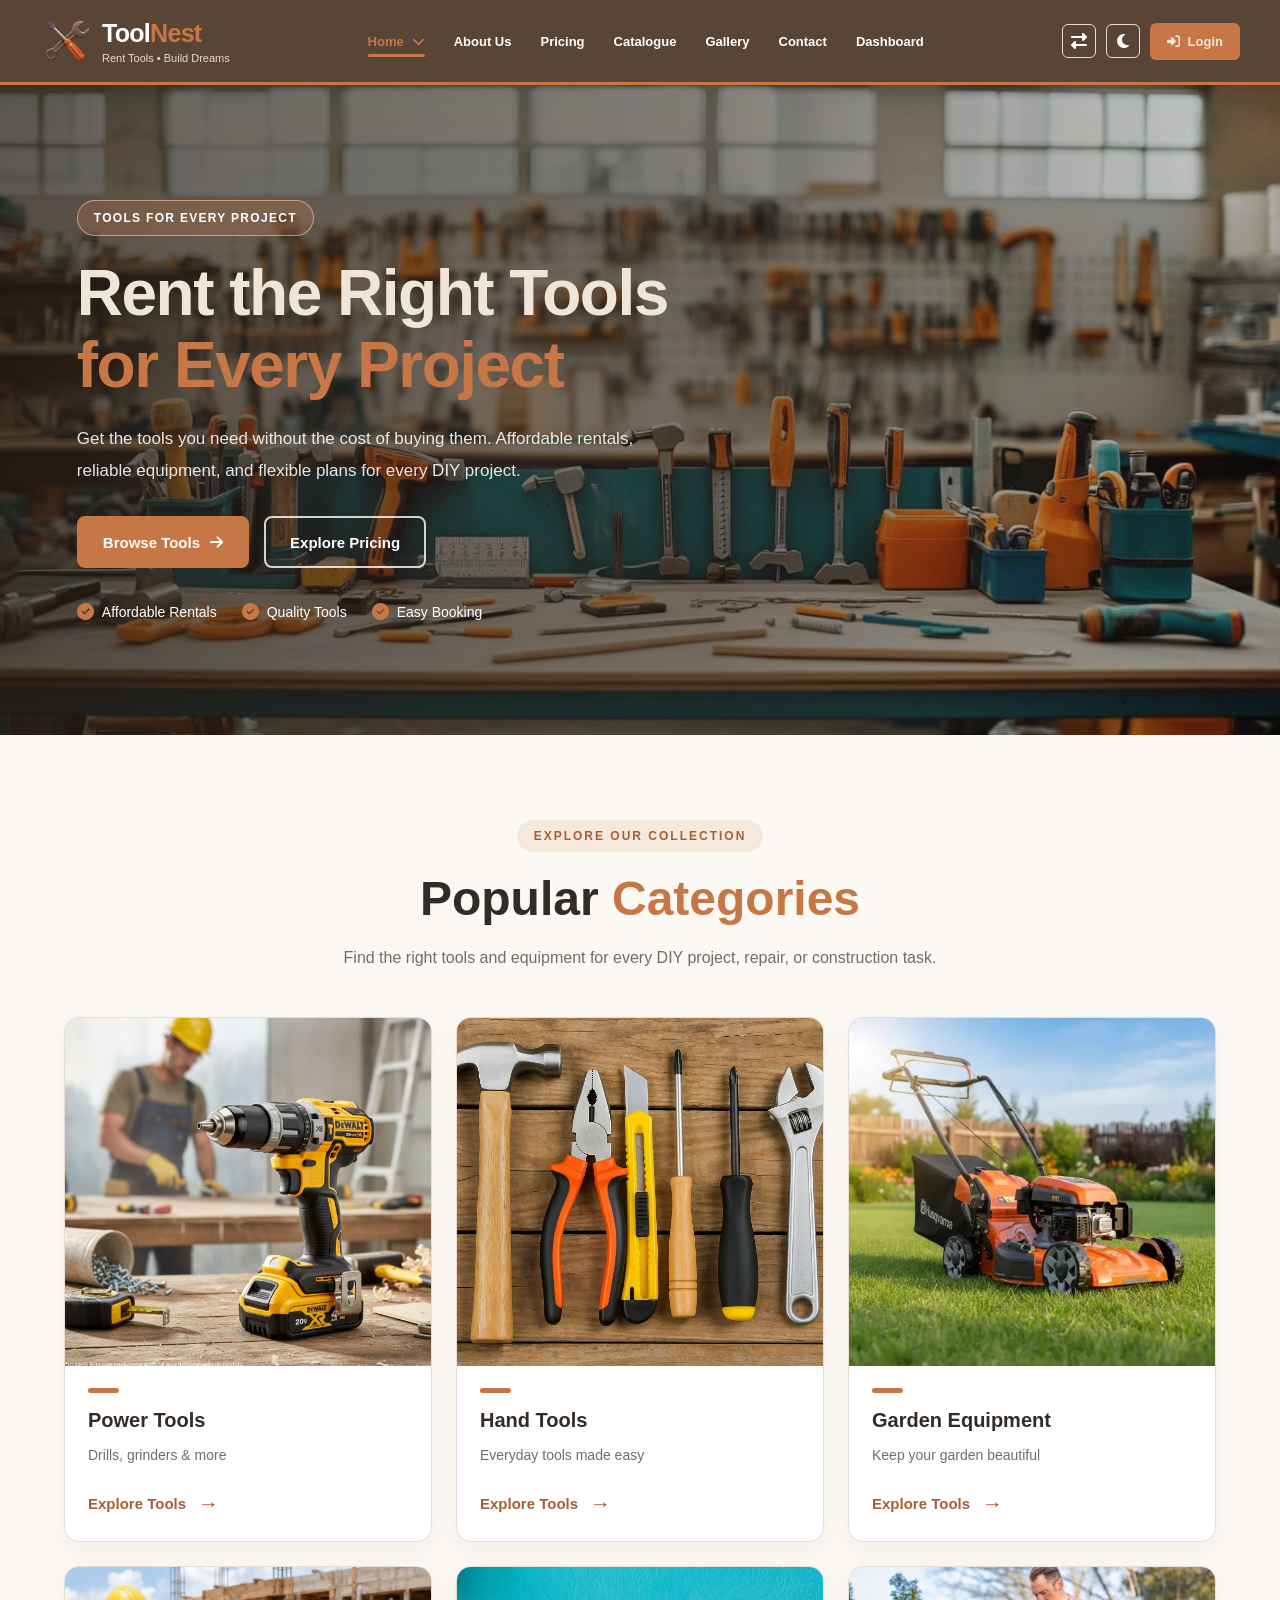
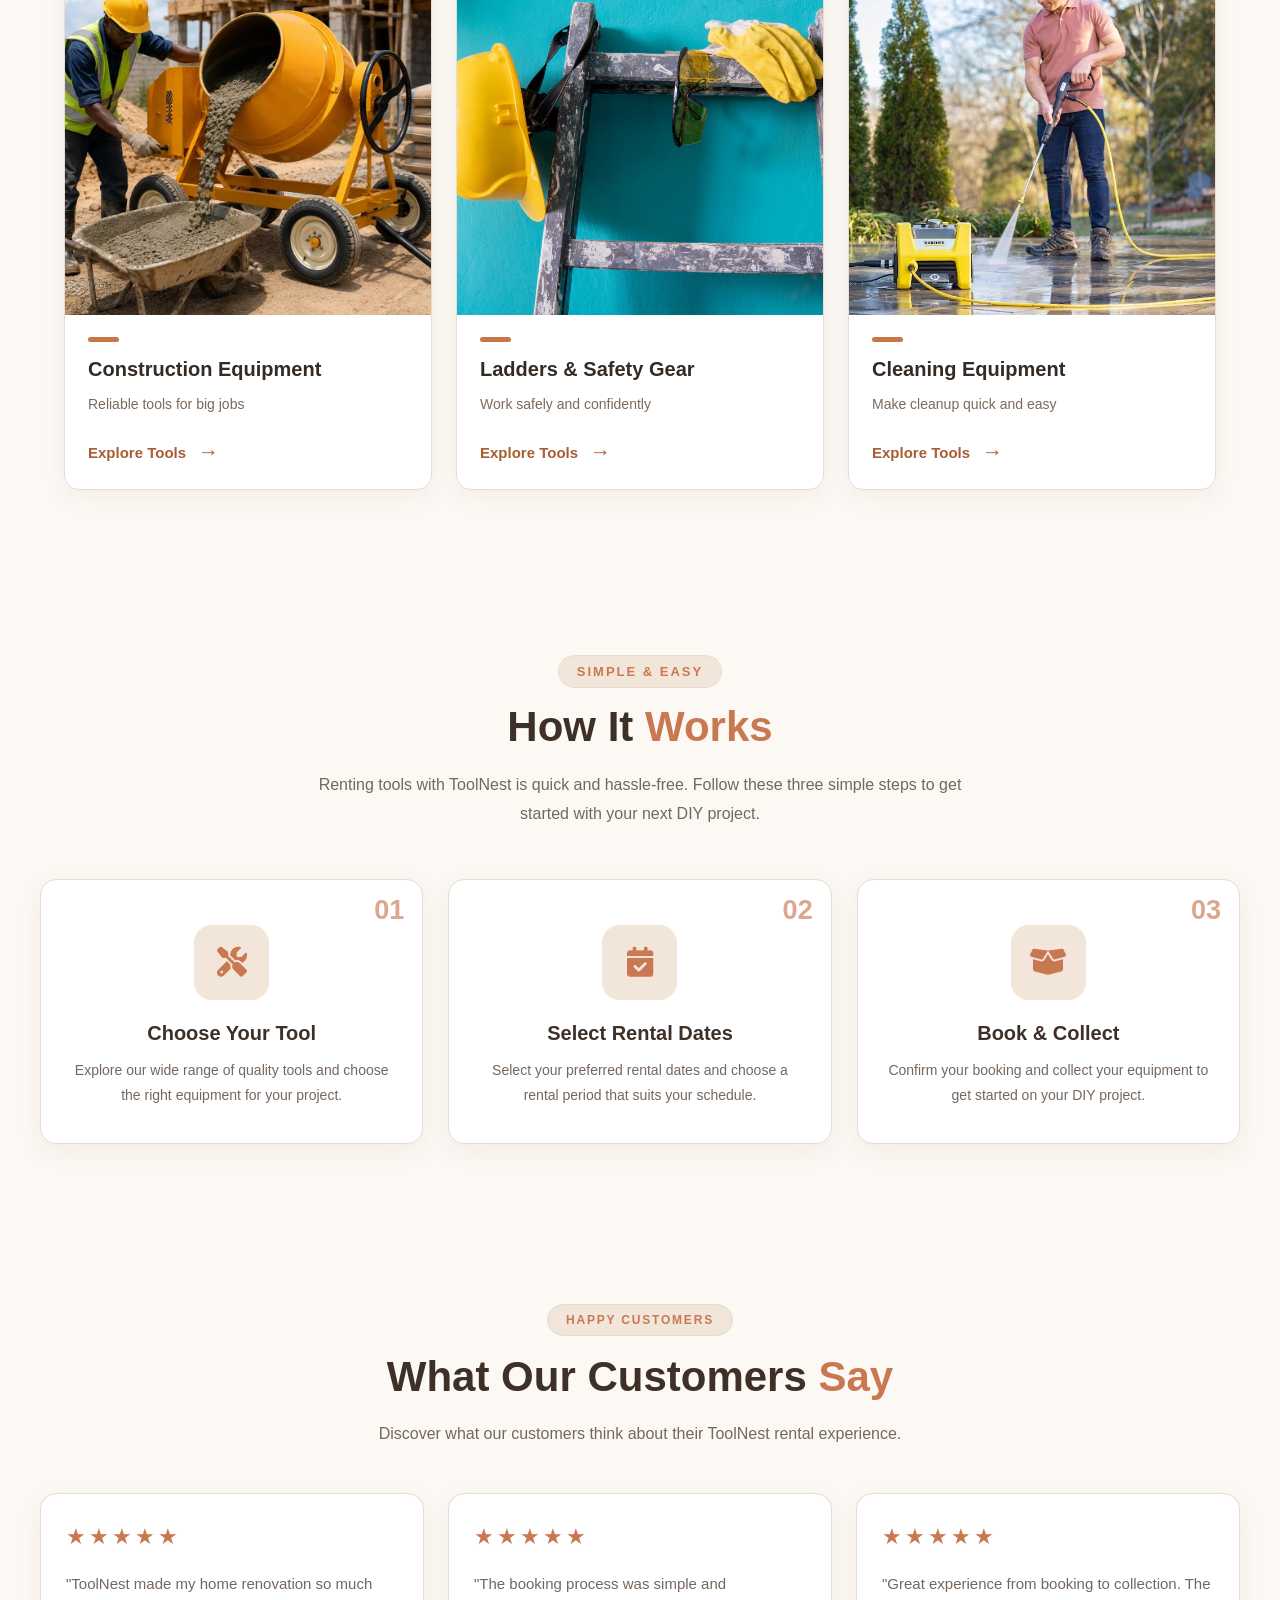
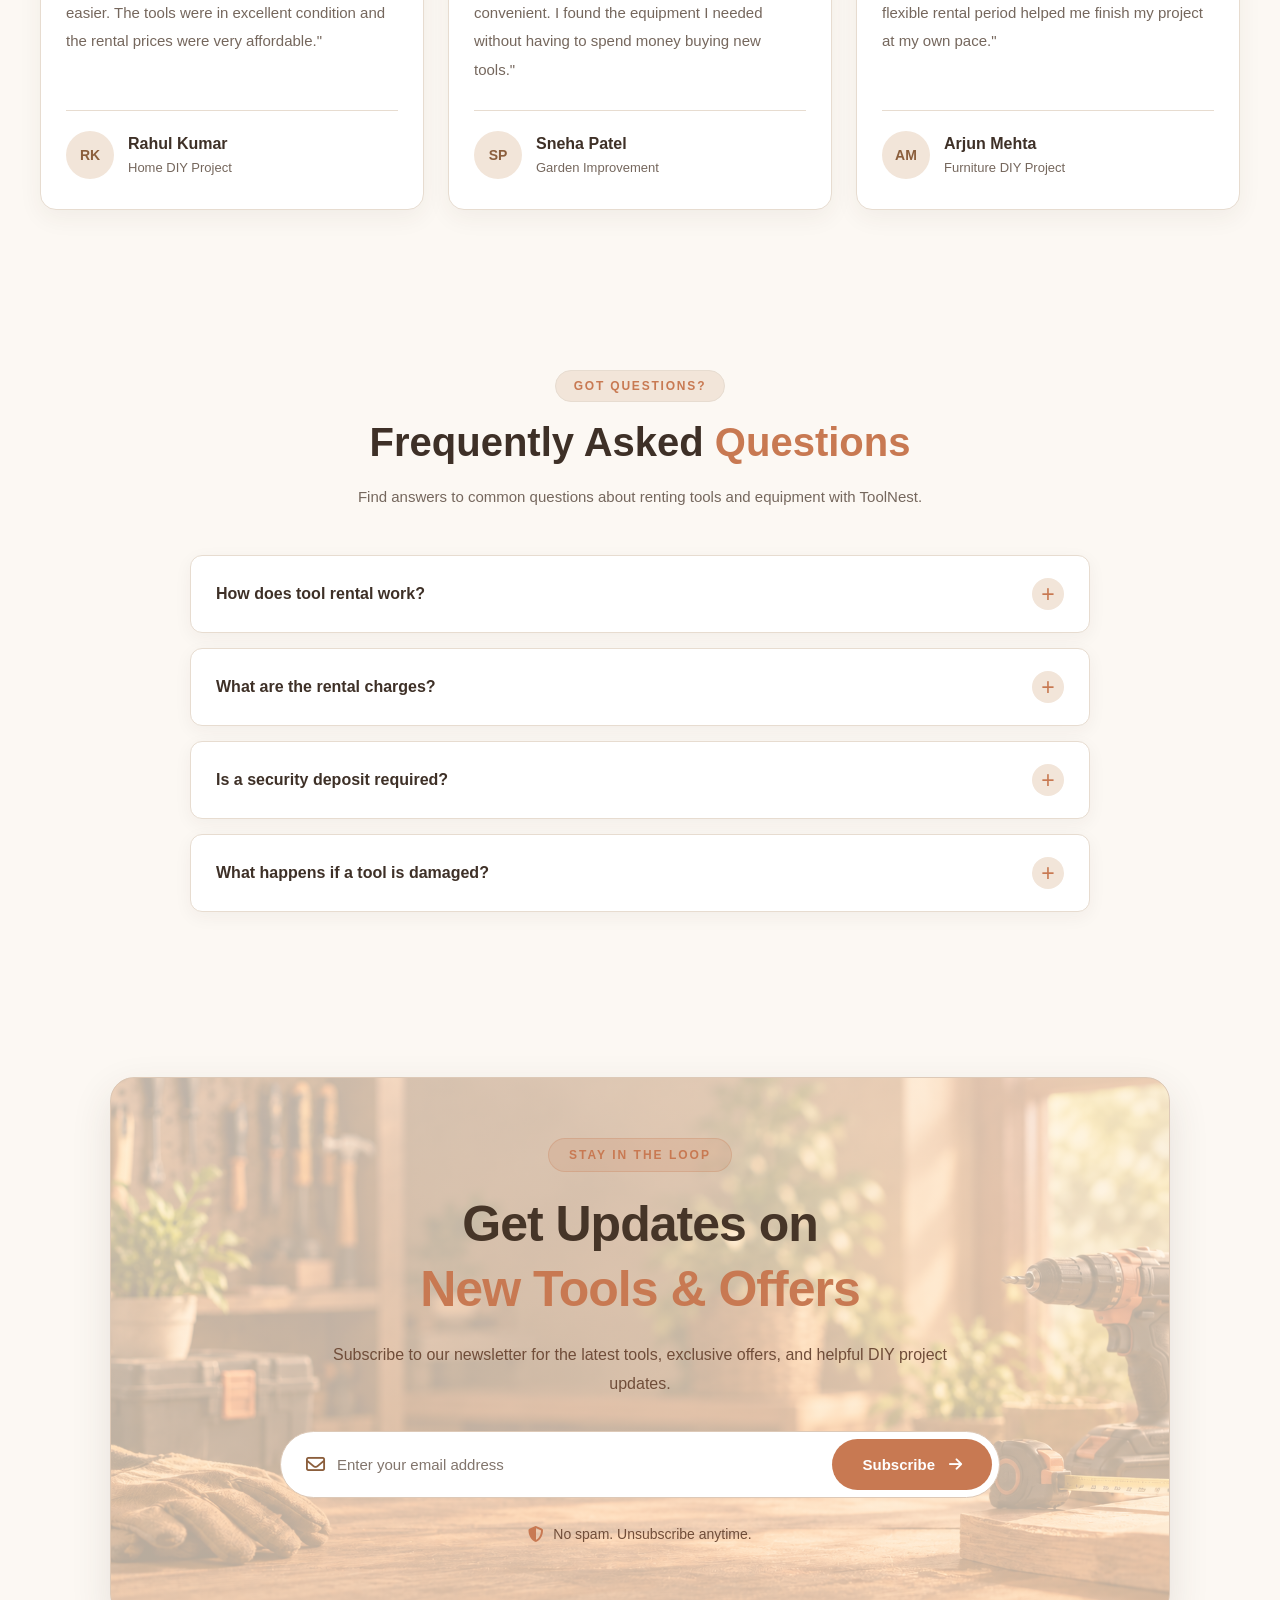
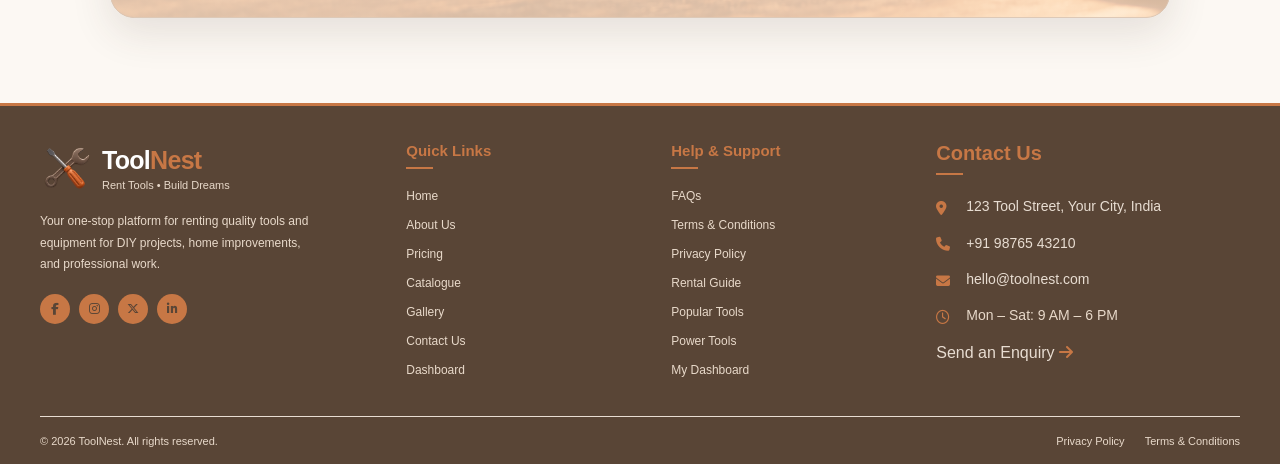
<file: index.html>
<!DOCTYPE html>
<html lang="en">
<head>
<meta charset="UTF-8">
<meta name="viewport" content="width=device-width, initial-scale=1.0">
<title>Tool & Equipment Rental for DIY projects</title>

<link rel="stylesheet"
 href="https://cdnjs.cloudflare.com/ajax/libs/font-awesome/6.7.2/css/all.min.css">
 <link rel="preconnect" href="https://fonts.googleapis.com">
 <link rel="icon" type="image/png" href="images/logo.png">
    <link rel="preconnect" href="https://fonts.gstatic.com" crossorigin>
    <link href="https://fonts.googleapis.com/css2?family=Poppins:wght@400;500;600;700&display=swap" rel="stylesheet">
 <link rel="stylesheet" href="index.css">
</head>

<body>

<header class="site-header">
    <nav class="navbar container">

        <!-- Logo -->
        <a href="index.html" class="logo">
            <img
                src="images/logo.png"
                alt="ToolNest Logo"
                class="logo-image"
            >

            <div class="logo-text">
                <div class="brand-name">
                    Tool<span>Nest</span>
                </div>
                <div class="tagline">
                    Rent Tools • Build Dreams
                </div>
            </div>
        </a>

        <!-- Navigation Menu -->
        <div class="nav-menu" id="navMenu">
            <ul class="nav-links">

                <!-- Home Dropdown -->
                <li class="nav-item dropdown">
                    <button
                        class="dropdown-toggle"
                        id="homeDropdown"
                        aria-expanded="false"
                        aria-controls="homeDropdownMenu"
                        type="button"
                    >
                        Home
                        <i class="fa-solid fa-chevron-down"></i>
                    </button>

                    <ul
                        class="dropdown-menu"
                        id="homeDropdownMenu"
                    >
                        <li>
                            <a href="index.html">Home 1</a>
                        </li>
                        <li>
                            <a href="home2.html">Home 2</a>
                        </li>
                    </ul>
                </li>

                <!-- Main Navigation Links -->
                <li class="nav-item">
                    <a href="about.html">About Us</a>
                </li>

                <li class="nav-item">
                    <a href="pricing.html">Pricing</a>
                </li>

                <li class="nav-item">
                    <a href="catalogue.html">Catalogue</a>
                </li>

                <li class="nav-item">
                    <a href="gallery.html">Gallery</a>
                </li>

                <li class="nav-item">
                    <a href="contact.html">Contact</a>
                </li>

                <li class="nav-item">
                    <a href="dashboard.html">Dashboard</a>
                </li>

                <!-- Login: Mobile Hamburger Menu Only -->
                <li class="nav-item mobile-login-item">
                    <a href="login.html" class="login-btn">
                        <i class="fa-solid fa-right-to-bracket"></i>
                        <span>Login</span>
                    </a>
                </li>

            </ul>
        </div>

        <!-- Header Actions -->
        <div class="nav-actions">

            <!-- RTL Toggle -->
            <button
                class="icon-btn"
                id="rtlToggle"
                type="button"
                title="Toggle RTL"
                aria-label="Toggle right-to-left layout"
            >
                <i class="fa-solid fa-right-left"></i>
            </button>

            <!-- Dark / Light Mode Toggle -->
            <button
                class="icon-btn"
                id="themeToggle"
                type="button"
                title="Toggle theme"
                aria-label="Toggle dark and light mode"
            >
                <i class="fa-solid fa-moon" id="themeIcon"></i>
            </button>

            <!-- Login: Desktop Only -->
            <a href="login.html" class="login-btn desktop-login-btn">
                <i class="fa-solid fa-right-to-bracket"></i>
                <span>Login</span>
            </a>

        </div>

        <!-- Mobile Hamburger Button -->
        <button
            class="mobile-menu-btn"
            id="mobileMenuBtn"
            type="button"
            aria-label="Toggle navigation"
            aria-controls="navMenu"
            aria-expanded="false"
        >
            <i class="fa-solid fa-bars"></i>
        </button>

    </nav>
</header>


<!-- HERO / BANNER SECTION -->
<section class="hero-section" id="home">
    <div class="hero-overlay"></div>

    <div class="hero-container">
        <div class="hero-content">

            <span class="hero-tag">
                TOOLS FOR EVERY PROJECT
            </span>

            <h1>
                Rent the Right Tools
                <span>for Every Project</span>
            </h1>

            <p class="hero-description">
                Get the tools you need without the cost of buying them.
                Affordable rentals, reliable equipment, and flexible
                plans for every DIY project.
            </p>

            <div class="hero-buttons">
                <a href="tools.html" class="btn btn-primary">
                    Browse Tools
                    <i class="fa-solid fa-arrow-right"></i>
                </a>

                <a href="#pricing" class="btn btn-outline">
                    Explore Pricing
                </a>
            </div>

            <div class="hero-features">
                <span>
                    <i class="fa-solid fa-circle-check"></i>
                    Affordable Rentals
                </span>

                <span>
                    <i class="fa-solid fa-circle-check"></i>
                    Quality Tools
                </span>

                <span>
                    <i class="fa-solid fa-circle-check"></i>
                    Easy Booking
                </span>
            </div>

        </div>
    </div>
</section>

<!-- POPULAR CATEGORIES SECTION -->
<section class="categories-section" id="categories">
    <div class="categories-container">

        <!-- Section Heading -->
        <div class="categories-header">
            <span class="section-tag">
                EXPLORE OUR COLLECTION
            </span>

            <h2>
                Popular <span>Categories</span>
            </h2>

            <p>
                Find the right tools and equipment for every DIY
                project, repair, or construction task.
            </p>
        </div>

        <!-- Category Cards -->
        <div class="categories-grid">

            <!-- Card 1 -->
            <a href="tools.html?category=power-tools"
               class="category-card">
                <div class="category-image">
                    <img src="images/powertools.jpg"
                         alt="Power tools and cordless drill"
                         loading="lazy">
                </div>

                <div class="category-content">
                    <span class="category-accent"></span>
                    <h3>Power Tools</h3>
                    <p>Drills, grinders &amp; more</p>

                    <span class="category-link">
                        Explore Tools
                        <span>→</span>
                    </span>
                </div>
            </a>

            <!-- Card 2 -->
            <a href="tools.html?category=hand-tools"
               class="category-card">
                <div class="category-image">
                    <img src="images/handtools.jpg"
                         alt="Hammer, pliers and hand tools"
                         loading="lazy">
                </div>

                <div class="category-content">
                    <span class="category-accent"></span>
                    <h3>Hand Tools</h3>
                    <p>Everyday tools made easy</p>

                    <span class="category-link">
                        Explore Tools
                        <span>→</span>
                    </span>
                </div>
            </a>

            <!-- Card 3 -->
            <a href="tools.html?category=garden"
               class="category-card">
                <div class="category-image">
                    <img src="images/garden.jpg"
                         alt="Lawn mower and garden equipment"
                         loading="lazy">
                </div>

                <div class="category-content">
                    <span class="category-accent"></span>
                    <h3>Garden Equipment</h3>
                    <p>Keep your garden beautiful</p>

                    <span class="category-link">
                        Explore Tools
                        <span>→</span>
                    </span>
                </div>
            </a>

            <!-- Card 4 -->
            <a href="tools.html?category=construction"
               class="category-card">
                <div class="category-image">
                    <img src="images/construction.jpg"
                         alt="Construction equipment at a worksite"
                         loading="lazy">
                </div>

                <div class="category-content">
                    <span class="category-accent"></span>
                    <h3>Construction Equipment</h3>
                    <p>Reliable tools for big jobs</p>

                    <span class="category-link">
                        Explore Tools
                        <span>→</span>
                    </span>
                </div>
            </a>

            <!-- Card 5 -->
            <a href="tools.html?category=safety"
               class="category-card">
                <div class="category-image">
                    <img src="images/ladders.jpg"
                         alt="Ladder, safety helmet and protective gear"
                         loading="lazy">
                </div>

                <div class="category-content">
                    <span class="category-accent"></span>
                    <h3>Ladders &amp; Safety Gear</h3>
                    <p>Work safely and confidently</p>

                    <span class="category-link">
                        Explore Tools
                        <span>→</span>
                    </span>
                </div>
            </a>

            <!-- Card 6 -->
            <a href="tools.html?category=cleaning"
               class="category-card">
                <div class="category-image">
                    <img src="images/cleaning.jpg"
                         alt="Pressure washer and cleaning equipment"
                         loading="lazy">
                </div>

                <div class="category-content">
                    <span class="category-accent"></span>
                    <h3>Cleaning Equipment</h3>
                    <p>Make cleanup quick and easy</p>

                    <span class="category-link">
                        Explore Tools
                        <span>→</span>
                    </span>
                </div>
            </a>

        </div>
    </div>
</section>


<!-- HOW IT WORKS SECTION -->
<section class="how-section" id="how-it-works">
    <div class="how-container">

        <div class="how-heading">
            <span class="how-subtitle">SIMPLE & EASY</span>

            <h2>How It <span>Works</span></h2>

            <p>
                Renting tools with ToolNest is quick and hassle-free.
                Follow these three simple steps to get started with
                your next DIY project.
            </p>
        </div>

        <div class="how-grid">

            <!-- STEP 1 -->
            <div class="how-card">
                <div class="how-number">01</div>

                <div class="how-icon">
                    <i class="fa-solid fa-screwdriver-wrench"></i>
                </div>

                <h3>Choose Your Tool</h3>

                <p>
                    Explore our wide range of quality tools and
                    choose the right equipment for your project.
                </p>
            </div>

            <!-- STEP 2 -->
            <div class="how-card">
                <div class="how-number">02</div>

                <div class="how-icon">
                    <i class="fa-solid fa-calendar-check"></i>
                </div>

                <h3>Select Rental Dates</h3>

                <p>
                    Select your preferred rental dates and choose
                    a rental period that suits your schedule.
                </p>
            </div>

            <!-- STEP 3 -->
            <div class="how-card">
                <div class="how-number">03</div>

                <div class="how-icon">
                    <i class="fa-solid fa-box-open"></i>
                </div>

                <h3>Book & Collect</h3>

                <p>
                    Confirm your booking and collect your equipment
                    to get started on your DIY project.
                </p>
            </div>

        </div>
    </div>
</section>

<!-- CUSTOMER REVIEWS SECTION -->
<section class="reviews-section" id="reviews">
    <div class="reviews-container">

        <!-- Section Heading -->
        <div class="reviews-heading">
            <span class="reviews-subtitle">HAPPY CUSTOMERS</span>

            <h2>What Our Customers <span>Say</span></h2>

            <p>
                Discover what our customers think about their
                ToolNest rental experience.
            </p>
        </div>

        <!-- Reviews Grid -->
        <div class="reviews-grid">

            <!-- Review 1 -->
            <div class="review-card">
                <div class="review-stars" aria-label="5 out of 5 stars">
                    ★★★★★
                </div>

                <p class="review-text">
                    "ToolNest made my home renovation so much easier.
                    The tools were in excellent condition and the
                    rental prices were very affordable."
                </p>

                <div class="review-customer">
                    <div class="customer-avatar">RK</div>
                    <div>
                        <h3>Rahul Kumar</h3>
                        <span>Home DIY Project</span>
                    </div>
                </div>
            </div>

            <!-- Review 2 -->
            <div class="review-card">
                <div class="review-stars" aria-label="5 out of 5 stars">
                    ★★★★★
                </div>

                <p class="review-text">
                    "The booking process was simple and convenient.
                    I found the equipment I needed without having
                    to spend money buying new tools."
                </p>

                <div class="review-customer">
                    <div class="customer-avatar">SP</div>
                    <div>
                        <h3>Sneha Patel</h3>
                        <span>Garden Improvement</span>
                    </div>
                </div>
            </div>

            <!-- Review 3 -->
            <div class="review-card">
                <div class="review-stars" aria-label="5 out of 5 stars">
                    ★★★★★
                </div>

                <p class="review-text">
                    "Great experience from booking to collection.
                    The flexible rental period helped me finish
                    my project at my own pace."
                </p>

                <div class="review-customer">
                    <div class="customer-avatar">AM</div>
                    <div>
                        <h3>Arjun Mehta</h3>
                        <span>Furniture DIY Project</span>
                    </div>
                </div>
            </div>

        </div>
    </div>
</section>

<!-- FAQ SECTION -->
<section class="faq-section" id="faq">
    <div class="faq-container">

        <div class="faq-heading">
            <span class="faq-subtitle">GOT QUESTIONS?</span>

            <h2>Frequently Asked <span>Questions</span></h2>

            <p>
                Find answers to common questions about renting
                tools and equipment with ToolNest.
            </p>
        </div>

        <div class="faq-list">

            <!-- FAQ 1 -->
            <div class="faq-item">
                <button class="faq-question"
                        aria-expanded="false">
                    <span>How does tool rental work?</span>
                    <span class="faq-icon" aria-hidden="true">+</span>
                </button>

                <div class="faq-answer">
                    <div class="faq-answer-inner">
                        <p>
                            Browse our tools, select the equipment you
                            need, choose your rental dates, and confirm
                            your booking. Collect your equipment as
                            instructed and return it at the end of
                            your rental period.
                        </p>
                    </div>
                </div>
            </div>

            <!-- FAQ 2 -->
            <div class="faq-item">
                <button class="faq-question"
                        aria-expanded="false">
                    <span>What are the rental charges?</span>
                    <span class="faq-icon" aria-hidden="true">+</span>
                </button>

                <div class="faq-answer">
                    <div class="faq-answer-inner">
                        <p>
                            Rental charges depend on the tool, rental
                            duration, and applicable fees. You can check
                            the daily rental price on the tool details
                            page before confirming your booking.
                        </p>
                    </div>
                </div>
            </div>

            <!-- FAQ 3 -->
            <div class="faq-item">
                <button class="faq-question"
                        aria-expanded="false">
                    <span>Is a security deposit required?</span>
                    <span class="faq-icon" aria-hidden="true">+</span>
                </button>

                <div class="faq-answer">
                    <div class="faq-answer-inner">
                        <p>
                            A security deposit may be required for
                            certain tools. The deposit amount and
                            applicable conditions will be shown before
                            you confirm your rental booking.
                        </p>
                    </div>
                </div>
            </div>

            <!-- FAQ 4 -->
            <div class="faq-item">
                <button class="faq-question"
                        aria-expanded="false">
                    <span>What happens if a tool is damaged?</span>
                    <span class="faq-icon" aria-hidden="true">+</span>
                </button>

                <div class="faq-answer">
                    <div class="faq-answer-inner">
                        <p>
                            Please report any damage to our support
                            team as soon as possible. Repair costs or
                            other charges may apply depending on the
                            damage and the rental agreement.
                        </p>
                    </div>
                </div>
            </div>

        </div>
    </div>
</section>


<!-- NEWSLETTER / CTA SECTION -->
<section class="newsletter-section" id="newsletter">

    <div class="newsletter-overlay"></div>

    <div class="newsletter-container">

        <div class="newsletter-content">

            <span class="newsletter-badge">
                STAY IN THE LOOP
            </span>

            <h2>
                Get Updates on
                <span>New Tools & Offers</span>
            </h2>

            <p class="newsletter-description">
                Subscribe to our newsletter for the latest tools,
                exclusive offers, and helpful DIY project updates.
            </p>

            <form class="newsletter-form" id="newsletterForm">

                <div class="newsletter-input-wrapper">
                    <i class="fa-regular fa-envelope"></i>

                    <input
                        type="email"
                        id="newsletterEmail"
                        placeholder="Enter your email address"
                        aria-label="Email address"
                        required
                    >
                </div>

                <button type="submit" class="newsletter-btn">
                    Subscribe
                    <i class="fa-solid fa-arrow-right"></i>
                </button>

            </form>

            <p class="newsletter-note">
                <i class="fa-solid fa-shield-halved"></i>
                No spam. Unsubscribe anytime.
            </p>

            <p
                class="newsletter-message"
                id="newsletterMessage"
                aria-live="polite"
            ></p>

        </div>

    </div>

</section>
<footer class="site-footer">
    <div class="container">

        <div class="footer-grid">

            <!-- Brand Section -->
            <div class="footer-brand">
                <a href="index.html" class="logo footer-logo">
                    <img src="images/logo.png"
                         alt="ToolNest Logo"
                         class="logo-image">

                    <div>
                        <div class="brand-name">Tool<span>Nest</span></div>
                        <div class="tagline">Rent Tools • Build Dreams</div>
                    </div>
                </a>

                <p>
                    Your one-stop platform for renting quality tools
                    and equipment for DIY projects, home improvements,
                    and professional work.
                </p>

                <div class="social-links">
                    <a href="https://www.facebook.com/"
                       target="_blank" rel="noopener noreferrer"
                       aria-label="Facebook">
                        <i class="fa-brands fa-facebook-f"></i>
                    </a>

                    <a href="https://www.instagram.com/"
                       target="_blank" rel="noopener noreferrer"
                       aria-label="Instagram">
                        <i class="fa-brands fa-instagram"></i>
                    </a>

                    <a href="https://x.com/"
                       target="_blank" rel="noopener noreferrer"
                       aria-label="X">
                        <i class="fa-brands fa-x-twitter"></i>
                    </a>

                    <a href="https://www.linkedin.com/"
                       target="_blank" rel="noopener noreferrer"
                       aria-label="LinkedIn">
                        <i class="fa-brands fa-linkedin-in"></i>
                    </a>
                </div>
            </div>

            <!-- Quick Links -->
            <div class="footer-column">
                <h3>Quick Links</h3>
                <ul>
                    <li><a href="index.html">Home</a></li>
                    <li><a href="about.html">About Us</a></li>
                    <li><a href="pricing.html">Pricing</a></li>
                    <li><a href="catalogue.html">Catalogue</a></li>
                    <li><a href="gallery.html">Gallery</a></li>
                    <li><a href="contact.html">Contact Us</a></li>
                    <li><a href="dashboard.html">Dashboard</a></li>
                </ul>
            </div>

            <!-- Help & Support -->
            <div class="footer-column">
                <h3>Help &amp; Support</h3>
                <ul>
                    <li><a href="contact.html#faqs">FAQs</a></li>
                    <li><a href="terms.html">Terms &amp; Conditions</a></li>
                    <li><a href="privacy.html">Privacy Policy</a></li>
                    <li><a href="rental-guide.html">Rental Guide</a></li>
                    <li><a href="catalogue.html">Popular Tools</a></li>
                    <li><a href="catalogue.html#power-tools">Power Tools</a></li>
                    <li><a href="dashboard.html">My Dashboard</a></li>
                </ul>
            </div>

            <!-- Contact Us -->
            <div class="footer-column footer-contact">
                <h3>Contact Us</h3>

                <p>
                    <i class="fa-solid fa-location-dot"></i>
                    <a href="https://www.google.com/maps"
                       target="_blank"
                       rel="noopener noreferrer">
                        123 Tool Street, Your City, India
                    </a>
                </p>

                <p>
                    <i class="fa-solid fa-phone"></i>
                    <a href="tel:+919876543210">
                        +91 98765 43210
                    </a>
                </p>

                <p>
                    <i class="fa-solid fa-envelope"></i>
                    <a href="mailto:hello@toolnest.com">
                        hello@toolnest.com
                    </a>
                </p>

                <p>
                    <i class="fa-regular fa-clock"></i>
                    <span>Mon – Sat: 9 AM – 6 PM</span>
                </p>

                <a href="contact.html" class="footer-contact-btn">
                    Send an Enquiry
                    <i class="fa-solid fa-arrow-right"></i>
                </a>
            </div>

        </div>

        <!-- Footer Bottom -->
        <div class="footer-bottom">
            <p>© 2026 ToolNest. All rights reserved.</p>

            <div class="footer-bottom-links">
                <a href="privacy.html">Privacy Policy</a>
                <a href="terms.html">Terms &amp; Conditions</a>
            </div>
        </div>

    </div>
</footer>
<script src="script.js"></script>

</body>
</html>
</file>
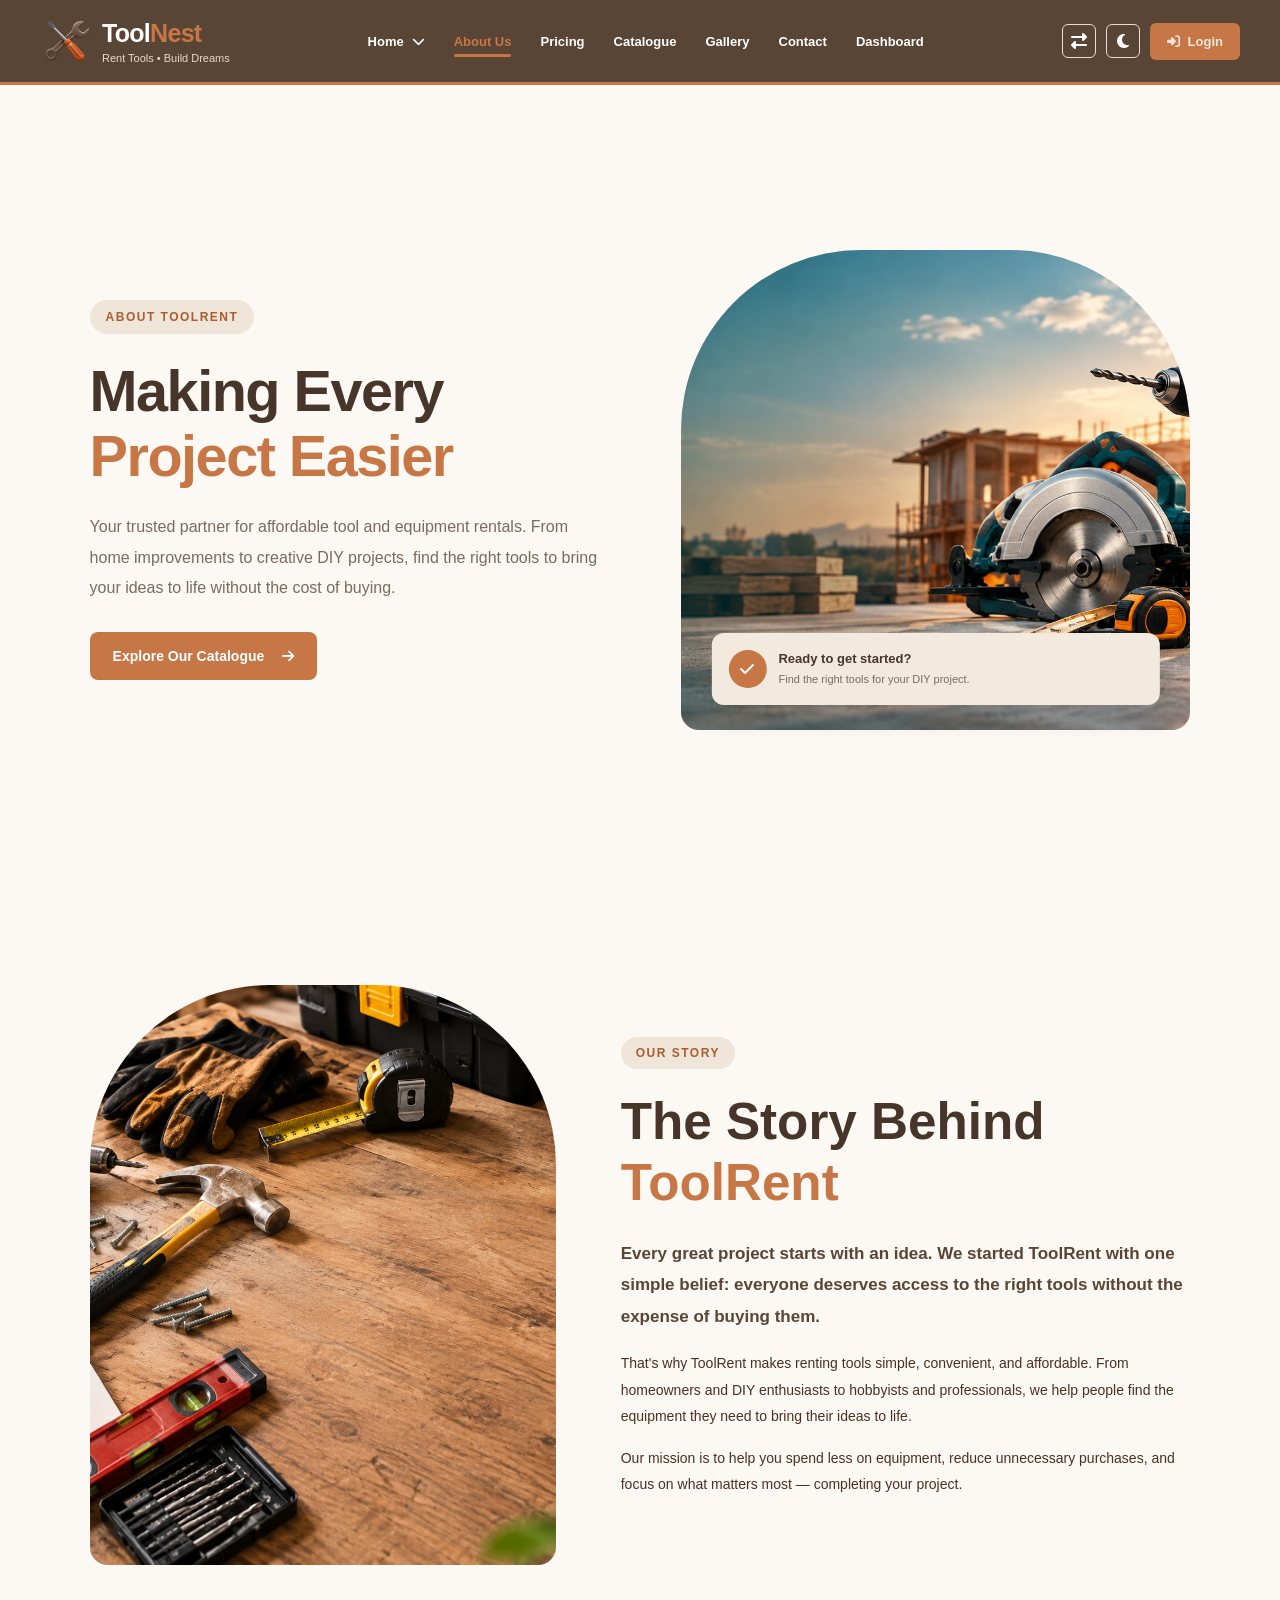
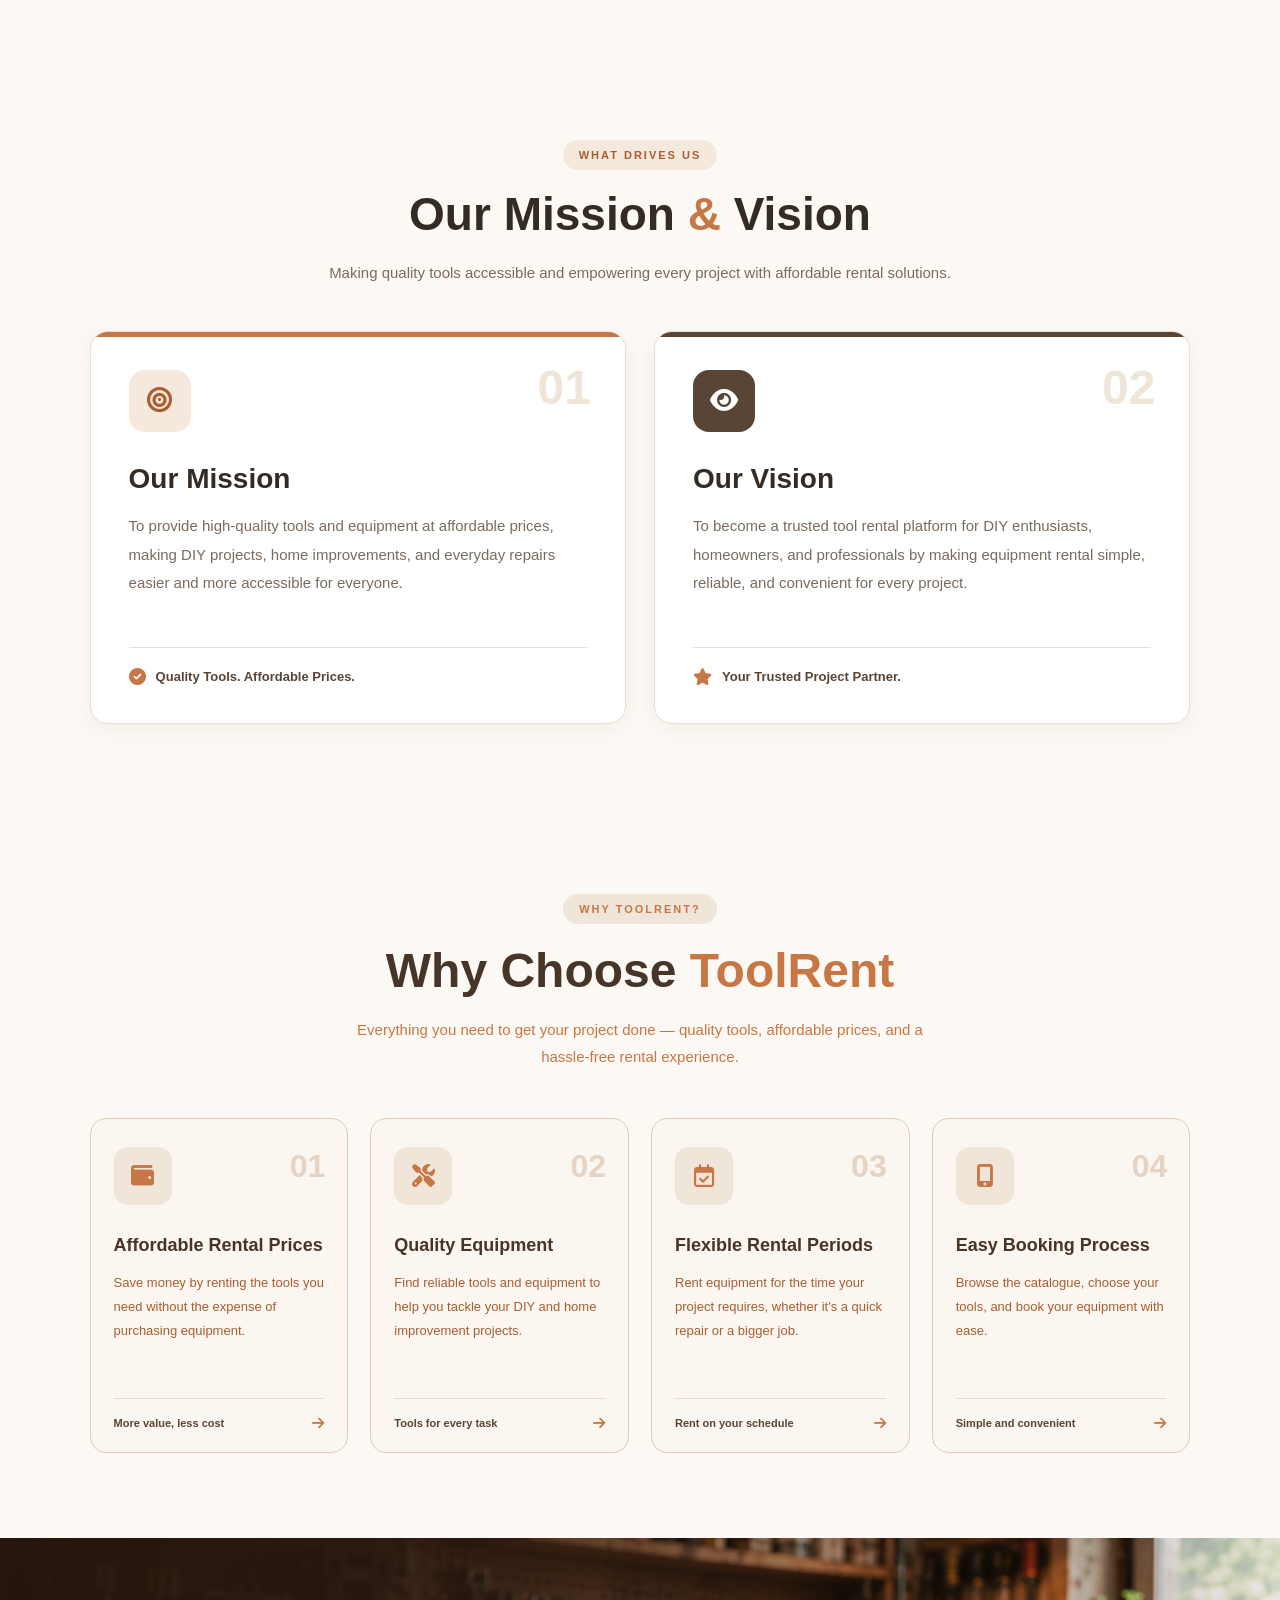
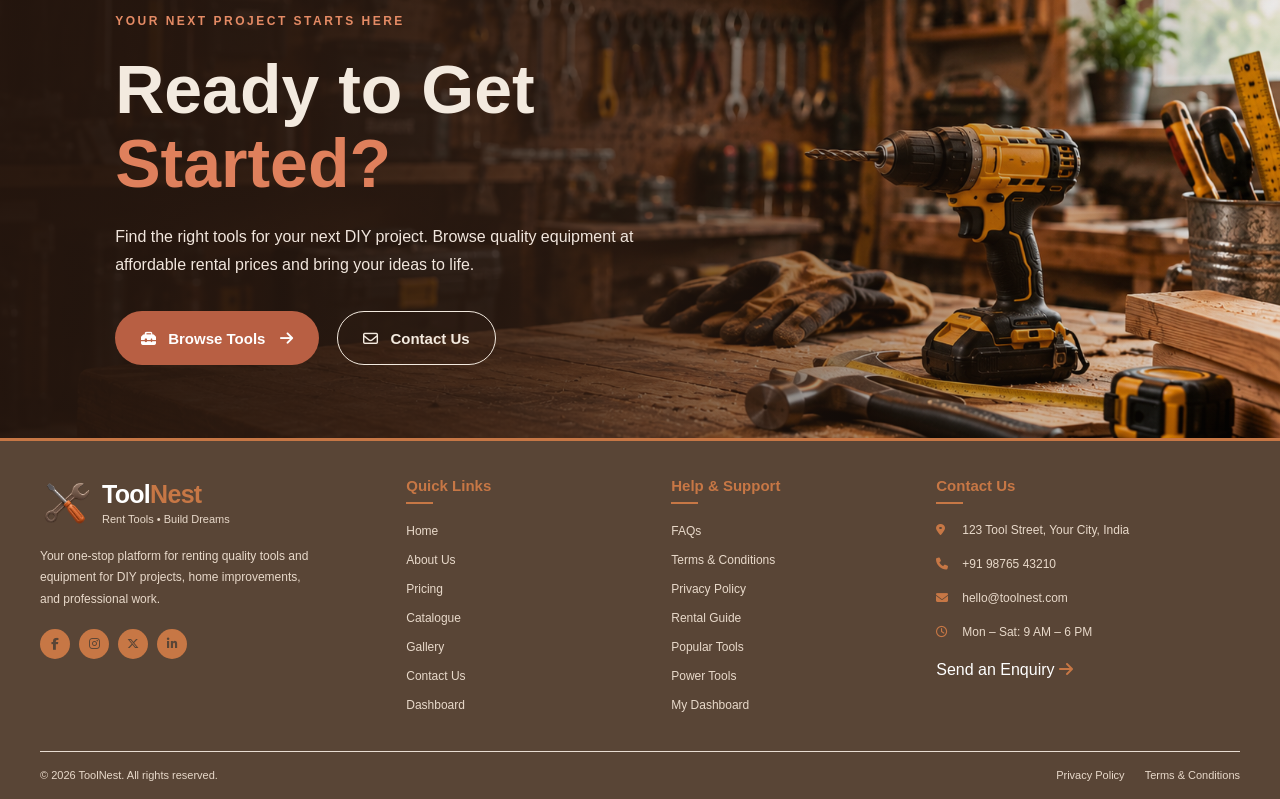
<file: about.html>
<!DOCTYPE html>
<html lang="en">
<head>
<meta charset="UTF-8">
<meta name="viewport" content="width=device-width, initial-scale=1.0">
<title>Tool & Equipment Rental for DIY projects</title>
<link rel="stylesheet"
href="https://cdnjs.cloudflare.com/ajax/libs/font-awesome/6.7.2/css/all.min.css">
 <link rel="preconnect" href="https://fonts.googleapis.com">
    <link rel="preconnect" href="https://fonts.gstatic.com" crossorigin>
    <link href="https://fonts.googleapis.com/css2?family=Poppins:wght@400;500;600;700&display=swap" rel="stylesheet">
 <link rel="stylesheet" href="about.css">


</head>

<body>


<header class="site-header">
    <nav class="navbar container">
        <a href="index.html" class="logo">
            <img
                src="images/logo.png"
                alt="ToolNest Logo"
                class="logo-image"
            >

            <div class="logo-text">
                <div class="brand-name">
                    Tool<span>Nest</span>
                </div>
                <div class="tagline">
                    Rent Tools • Build Dreams
                </div>
            </div>
        </a>
        <div class="nav-menu" id="navMenu">
            <ul class="nav-links">
                <li class="nav-item dropdown">
                    <button
                        class="dropdown-toggle"
                        id="homeDropdown"
                        aria-expanded="false"
                        aria-controls="homeDropdownMenu"
                        type="button"
                    >
                        Home
                        <i class="fa-solid fa-chevron-down"></i>
                    </button>

                    <ul
                        class="dropdown-menu"
                        id="homeDropdownMenu"
                    >
                        <li>
                            <a href="index.html">Home 1</a>
                        </li>
                        <li>
                            <a href="home2.html">Home 2</a>
                        </li>
                    </ul>
                </li>
                <li class="nav-item">
                    <a href="about.html">About Us</a>
                </li>

                <li class="nav-item">
                    <a href="pricing.html">Pricing</a>
                </li>

                <li class="nav-item">
                    <a href="catalogue.html">Catalogue</a>
                </li>

                <li class="nav-item">
                    <a href="gallery.html">Gallery</a>
                </li>

                <li class="nav-item">
                    <a href="contact.html">Contact</a>
                </li>

                <li class="nav-item">
                    <a href="dashboard.html">Dashboard</a>
                </li>
                <li class="nav-item mobile-login-item">
                    <a href="login.html" class="login-btn">
                        <i class="fa-solid fa-right-to-bracket"></i>
                        <span>Login</span>
                    </a>
                </li>

            </ul>
        </div>
        <div class="nav-actions">
            <button
                class="icon-btn"
                id="rtlToggle"
                type="button"
                title="Toggle RTL"
                aria-label="Toggle right-to-left layout"
            >
                <i class="fa-solid fa-right-left"></i>
            </button>
            <button
                class="icon-btn"
                id="themeToggle"
                type="button"
                title="Toggle theme"
                aria-label="Toggle dark and light mode"
            >
                <i class="fa-solid fa-moon" id="themeIcon"></i>
            </button>
            <a href="login.html" class="login-btn desktop-login-btn">
                <i class="fa-solid fa-right-to-bracket"></i>
                <span>Login</span>
            </a>

        </div>
        <button
            class="mobile-menu-btn"
            id="mobileMenuBtn"
            type="button"
            aria-label="Toggle navigation"
            aria-controls="navMenu"
            aria-expanded="false"
        >
            <i class="fa-solid fa-bars"></i>
        </button>

    </nav>
</header>

<section class="about-hero">
  <div class="hero-content">
    <span class="eyebrow">
      ABOUT TOOLRENT
    </span>
    <h1>
      Making Every<br>
      <span>Project Easier</span>
    </h1>

    <p class="intro">
      Your trusted partner for affordable tool and
      equipment rentals. From home improvements to
      creative DIY projects, find the right tools to
      bring your ideas to life without the cost of buying.
    </p>

    <a href="catalogue.html" class="hero-btn">
      Explore Our Catalogue
      <i class="fa-solid fa-arrow-right"></i>
    </a>
    </div>
  </div>

  <div class="hero-image">
    <img
      src="images/image8.png"
      alt="Professional power tools and equipment on a wooden workbench"
      class="workshop-img"
    >

    <div class="floating-card">
      <span class="check">
        <i class="fa-solid fa-check"></i>
      </span>
      <div>
        <h4>Ready to get started?</h4>
        <p>Find the right tools for your DIY project.</p>
      </div>
    </div>
  </div>
</section>


<section class="our-story">
  <div class="story-container">

    <div class="story-image">
      <img
        src="images/image9.png"
        alt="Tools and equipment arranged in a DIY workshop"
      />
    </div>

    <div class="story-content">
      <span class="story-label">
        OUR STORY
      </span>

      <h2>
        The Story Behind
        <span>ToolRent</span>
      </h2>

      <p class="story-intro">
        Every great project starts with an idea.
        We started ToolRent with one simple belief:
        everyone deserves access to the right tools
        without the expense of buying them.
      </p>

      <p class="story-description">
        That's why ToolRent makes renting tools simple,
        convenient, and affordable. From homeowners and
        DIY enthusiasts to hobbyists and professionals,
        we help people find the equipment they need to
        bring their ideas to life.
      </p>

      <p class="story-description">
        Our mission is to help you spend less on equipment,
        reduce unnecessary purchases, and focus on what
        matters most — completing your project.
      </p>

  </div>
</section>

<section class="mission-vision">
  <div class="mv-container">

    <div class="mv-heading">
      <span class="mv-eyebrow">WHAT DRIVES US</span>
      <h2>Our Mission <span>&</span> Vision</h2>
      <p>
        Making quality tools accessible and empowering
        every project with affordable rental solutions.
      </p>
    </div>

    <div class="mv-cards">
      <div class="mv-card mission-card">
        <div class="mv-icon">
          <i class="fa-solid fa-bullseye"></i>
        </div>

        <span class="mv-number">01</span>

        <h3>Our Mission</h3>

        <p>
          To provide high-quality tools and equipment
          at affordable prices, making DIY projects,
          home improvements, and everyday repairs easier
          and more accessible for everyone.
        </p>

        <div class="mv-card-footer">
          <i class="fa-solid fa-check-circle"></i>
          <span>Quality Tools. Affordable Prices.</span>
        </div>
      </div>
      <div class="mv-card vision-card">
        <div class="mv-icon">
          <i class="fa-solid fa-eye"></i>
        </div>

        <span class="mv-number">02</span>

        <h3>Our Vision</h3>

        <p>
          To become a trusted tool rental platform for
          DIY enthusiasts, homeowners, and professionals
          by making equipment rental simple, reliable,
          and convenient for every project.
        </p>

        <div class="mv-card-footer">
          <i class="fa-solid fa-star"></i>
          <span>Your Trusted Project Partner.</span>
        </div>
      </div>

    </div>
  </div>
</section>

<section class="why-toolrent">
  <div class="why-container">

    <div class="why-heading">
      <span class="why-label">WHY TOOLRENT?</span>

      <h2>Why Choose <span>ToolRent</span></h2>

      <p>
        Everything you need to get your project done —
        quality tools, affordable prices, and a hassle-free
        rental experience.
      </p>
    </div>

    <div class="why-grid">
      <div class="why-card">
        <div class="why-icon">
          <i class="fa-solid fa-wallet"></i>
        </div>

        <span class="why-number">01</span>

        <h3>Affordable Rental Prices</h3>

        <p>
          Save money by renting the tools you need
          without the expense of purchasing equipment.
        </p>

        <div class="why-card-bottom">
          <span>More value, less cost</span>
          <i class="fa-solid fa-arrow-right"></i>
        </div>
      </div>
      <div class="why-card">
        <div class="why-icon">
          <i class="fa-solid fa-screwdriver-wrench"></i>
        </div>

        <span class="why-number">02</span>

        <h3>Quality Equipment</h3>

        <p>
          Find reliable tools and equipment to help
          you tackle your DIY and home improvement projects.
        </p>

        <div class="why-card-bottom">
          <span>Tools for every task</span>
          <i class="fa-solid fa-arrow-right"></i>
        </div>
      </div>
      <div class="why-card">
        <div class="why-icon">
          <i class="fa-regular fa-calendar-check"></i>
        </div>

        <span class="why-number">03</span>

        <h3>Flexible Rental Periods</h3>

        <p>
          Rent equipment for the time your project
          requires, whether it's a quick repair or a bigger job.
        </p>

        <div class="why-card-bottom">
          <span>Rent on your schedule</span>
          <i class="fa-solid fa-arrow-right"></i>
        </div>
      </div>
      <div class="why-card">
        <div class="why-icon">
          <i class="fa-solid fa-mobile-screen-button"></i>
        </div>

        <span class="why-number">04</span>

        <h3>Easy Booking Process</h3>

        <p>
          Browse the catalogue, choose your tools,
          and book your equipment with ease.
        </p>

        <div class="why-card-bottom">
          <span>Simple and convenient</span>
          <i class="fa-solid fa-arrow-right"></i>
        </div>
      </div>

    </div>
  </div>
</section>

<section class="cta-banner">
  <div class="cta-overlay">
    <div class="cta-content">

      <span class="cta-tagline">
        YOUR NEXT PROJECT STARTS HERE
      </span>

      <h2>
        Ready to Get<br />
        <span>Started?</span>
      </h2>

      <p>
        Find the right tools for your next DIY project.
        Browse quality equipment at affordable rental prices
        and bring your ideas to life.
      </p>

      <div class="cta-actions">
        <a href="catalogue.html" class="cta-btn cta-primary">
          <i class="fa-solid fa-toolbox"></i>
          Browse Tools
          <i class="fa-solid fa-arrow-right arrow-icon"></i>
        </a>

        <a href="contact.html" class="cta-btn cta-secondary">
          <i class="fa-regular fa-envelope"></i>
          Contact Us
        </a>
      </div>

    </div>
  </div>
</section>
<footer class="site-footer">
    <div class="container">

        <div class="footer-grid">
            <div class="footer-brand">
                <a href="index.html" class="logo footer-logo">
                    <img src="images/logo.png"
                         alt="ToolNest Logo"
                         class="logo-image">

                    <div>
                        <div class="brand-name">Tool<span>Nest</span></div>
                        <div class="tagline">Rent Tools • Build Dreams</div>
                    </div>
                </a>

                <p>
                    Your one-stop platform for renting quality tools
                    and equipment for DIY projects, home improvements,
                    and professional work.
                </p>

                <div class="social-links">
                    <a href="https://www.facebook.com/"
                       target="_blank" rel="noopener noreferrer"
                       aria-label="Facebook">
                        <i class="fa-brands fa-facebook-f"></i>
                    </a>

                    <a href="https://www.instagram.com/"
                       target="_blank" rel="noopener noreferrer"
                       aria-label="Instagram">
                        <i class="fa-brands fa-instagram"></i>
                    </a>

                    <a href="https://x.com/"
                       target="_blank" rel="noopener noreferrer"
                       aria-label="X">
                        <i class="fa-brands fa-x-twitter"></i>
                    </a>

                    <a href="https://www.linkedin.com/"
                       target="_blank" rel="noopener noreferrer"
                       aria-label="LinkedIn">
                        <i class="fa-brands fa-linkedin-in"></i>
                    </a>
                </div>
            </div>
            <div class="footer-column">
                <h3>Quick Links</h3>
                <ul>
                    <li><a href="index.html">Home</a></li>
                    <li><a href="about.html">About Us</a></li>
                    <li><a href="pricing.html">Pricing</a></li>
                    <li><a href="catalogue.html">Catalogue</a></li>
                    <li><a href="gallery.html">Gallery</a></li>
                    <li><a href="contact.html">Contact Us</a></li>
                    <li><a href="dashboard.html">Dashboard</a></li>
                </ul>
            </div>
            <div class="footer-column">
                <h3>Help &amp; Support</h3>
                <ul>
                    <li><a href="contact.html">FAQs</a></li>
                    <li><a href="terms.html">Terms &amp; Conditions</a></li>
                    <li><a href="privacy.html">Privacy Policy</a></li>
                    <li><a href="rental-guide.html">Rental Guide</a></li>
                    <li><a href="catalogue.html">Popular Tools</a></li>
                    <li><a href="catalogue.html">Power Tools</a></li>
                    <li><a href="dashboard.html">My Dashboard</a></li>
                </ul>
            </div>

            <div class="footer-column footer-contact">
                <h3>Contact Us</h3>

                <p>
                    <i class="fa-solid fa-location-dot"></i>
                    <a href="https://www.google.com/maps"
                       target="_blank"
                       rel="noopener noreferrer">
                        123 Tool Street, Your City, India
                    </a>
                </p>

                <p>
                    <i class="fa-solid fa-phone"></i>
                    <a href="tel:+919876543210">
                        +91 98765 43210
                    </a>
                </p>

                <p>
                    <i class="fa-solid fa-envelope"></i>
                    <a href="mailto:hello@toolnest.com">
                        hello@toolnest.com
                    </a>
                </p>

                <p>
                    <i class="fa-regular fa-clock"></i>
                    <span>Mon – Sat: 9 AM – 6 PM</span>
                </p>

                <a href="contact.html" class="footer-contact-btn">
                    Send an Enquiry
                    <i class="fa-solid fa-arrow-right"></i>
                </a>
            </div>

        </div>
        <div class="footer-bottom">
            <p>© 2026 ToolNest. All rights reserved.</p>

            <div class="footer-bottom-links">
                <a href="privacy.html">Privacy Policy</a>
                <a href="terms.html">Terms &amp; Conditions</a>
            </div>
        </div>

    </div>
</footer>
<script src="script.js"></script>

</body>
</html>
</file>
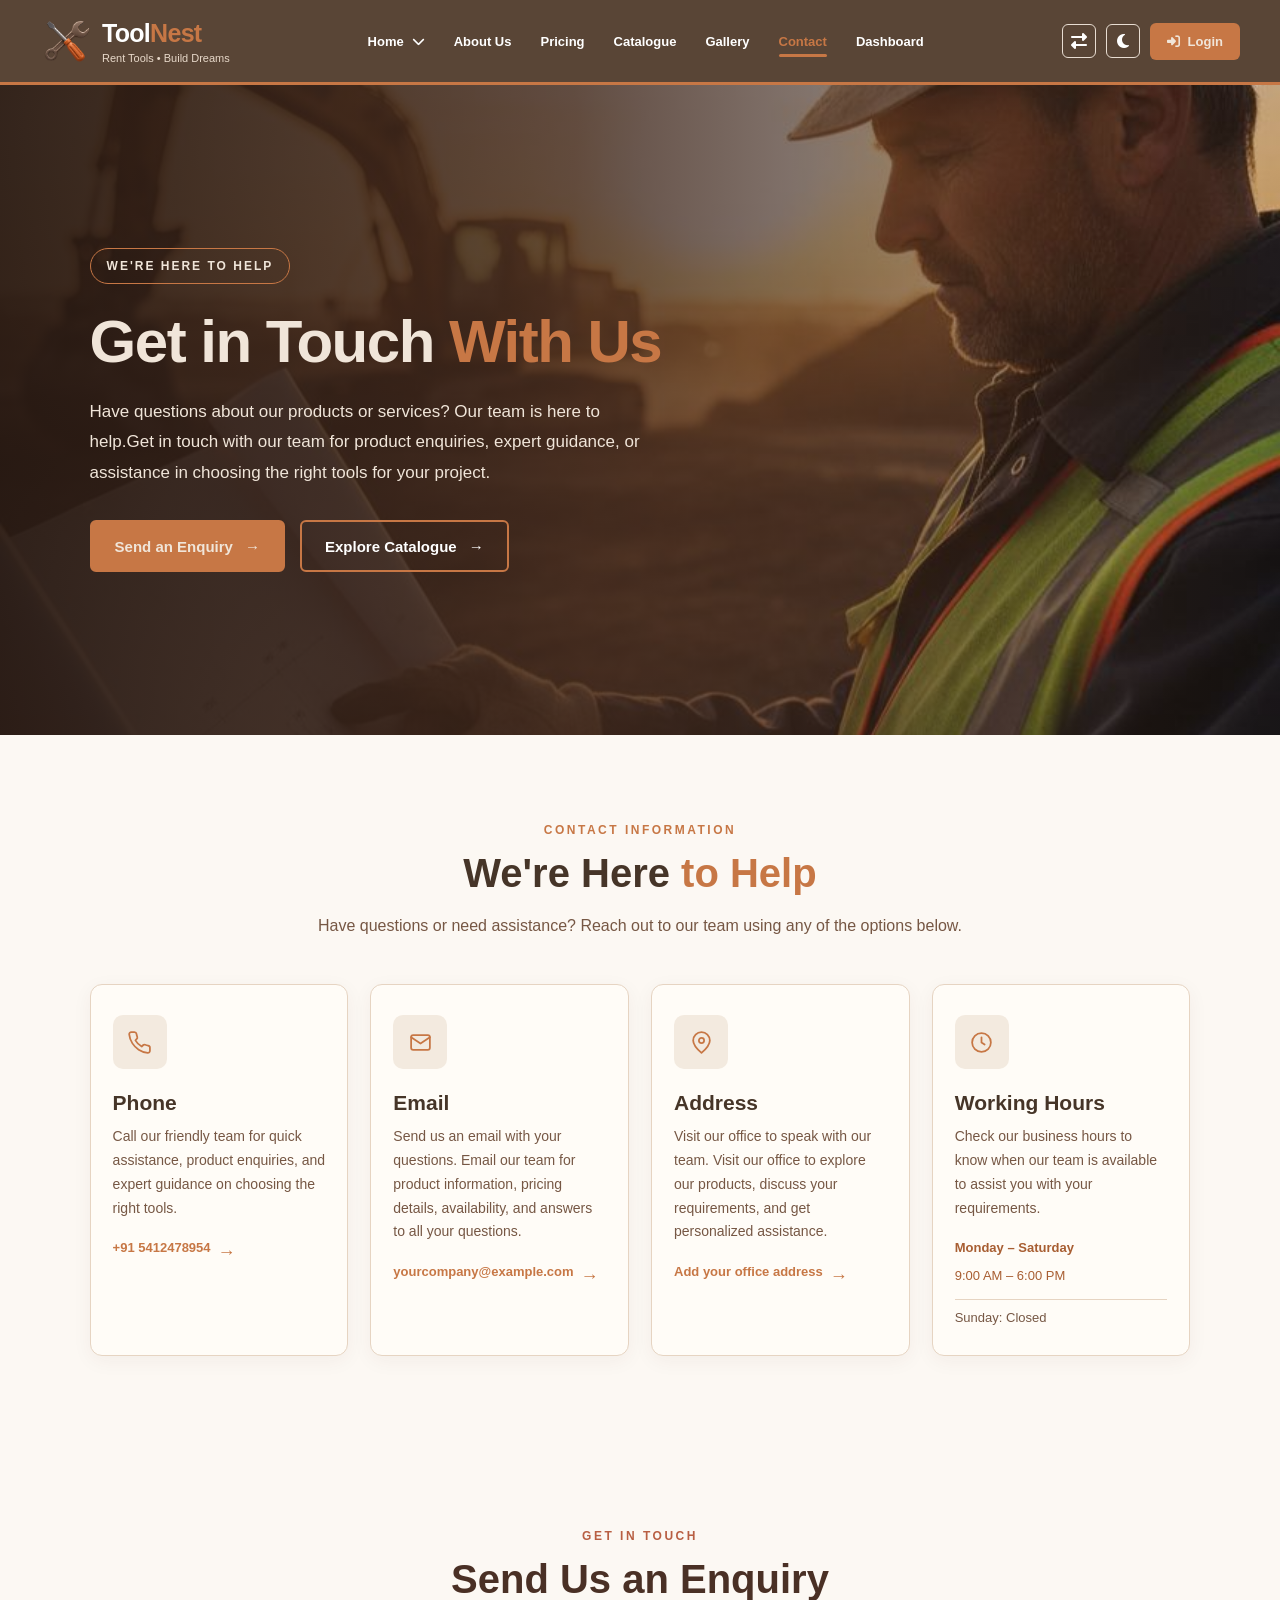
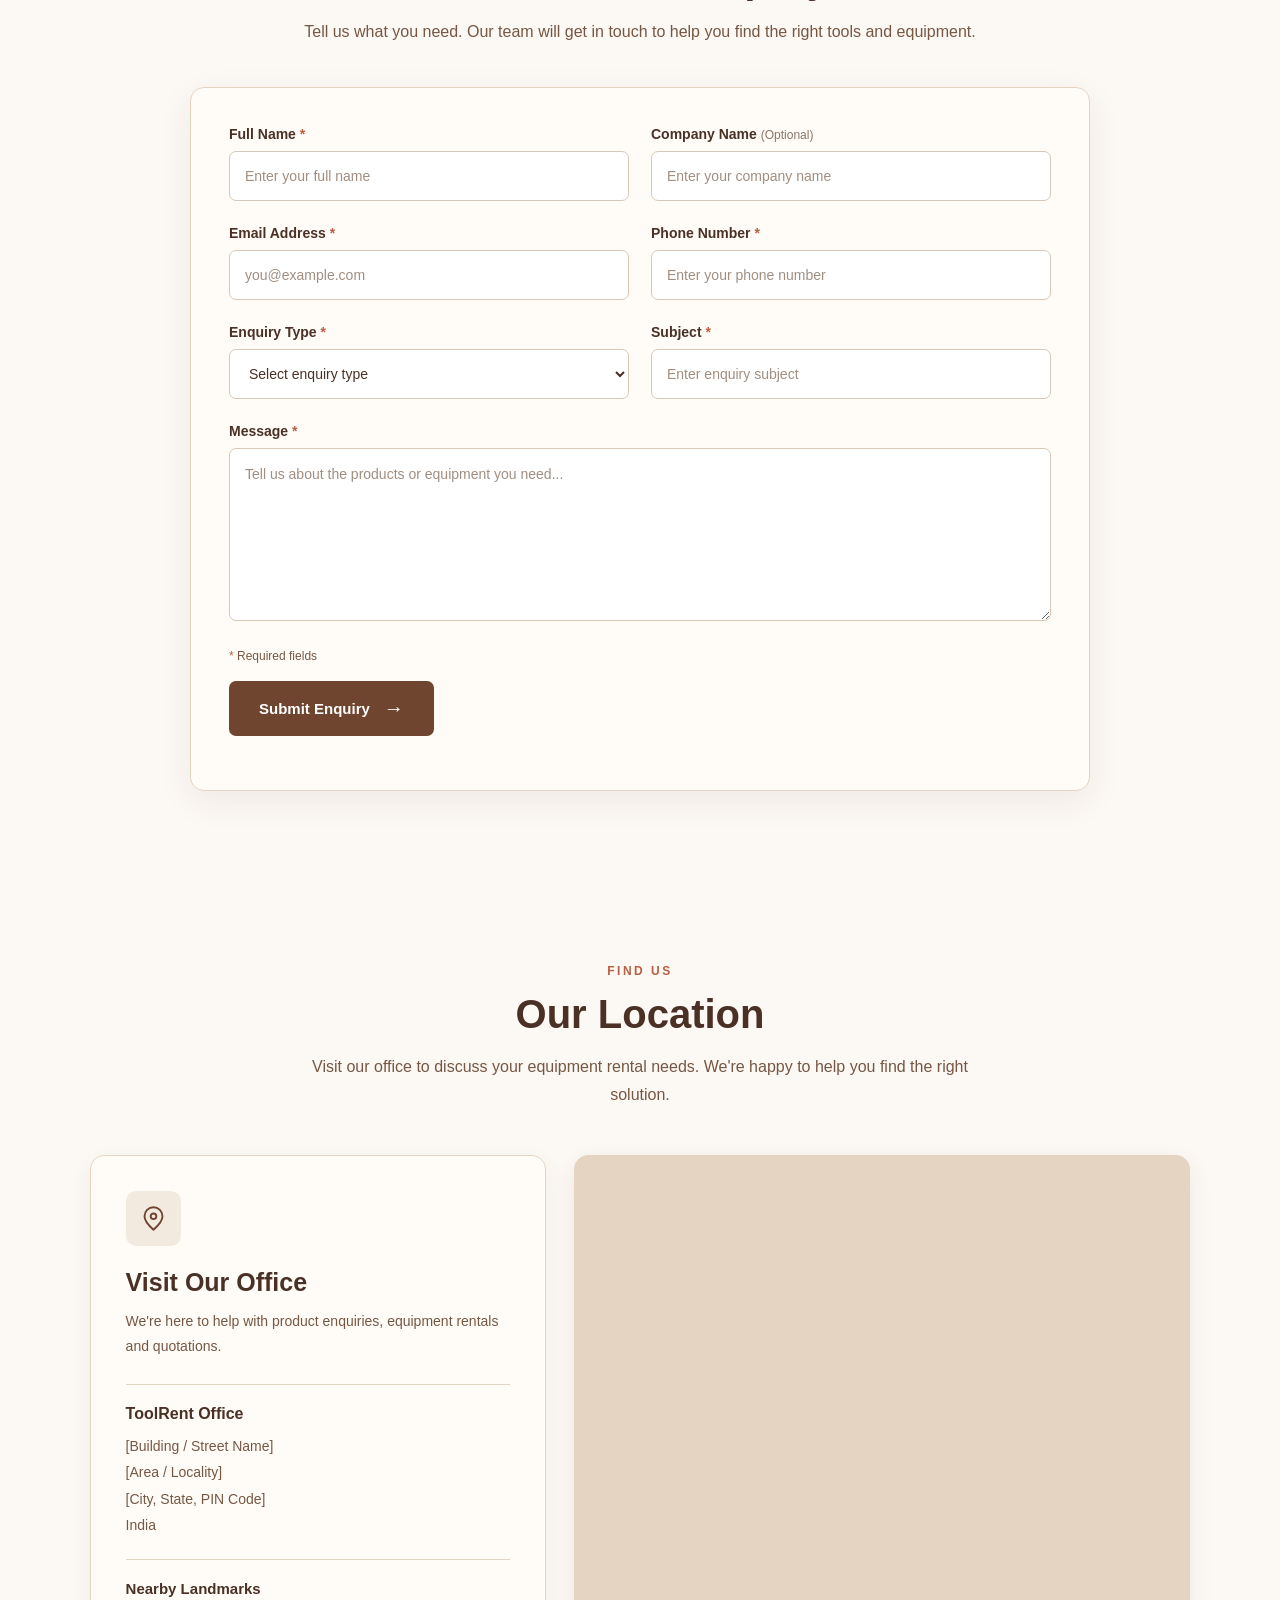
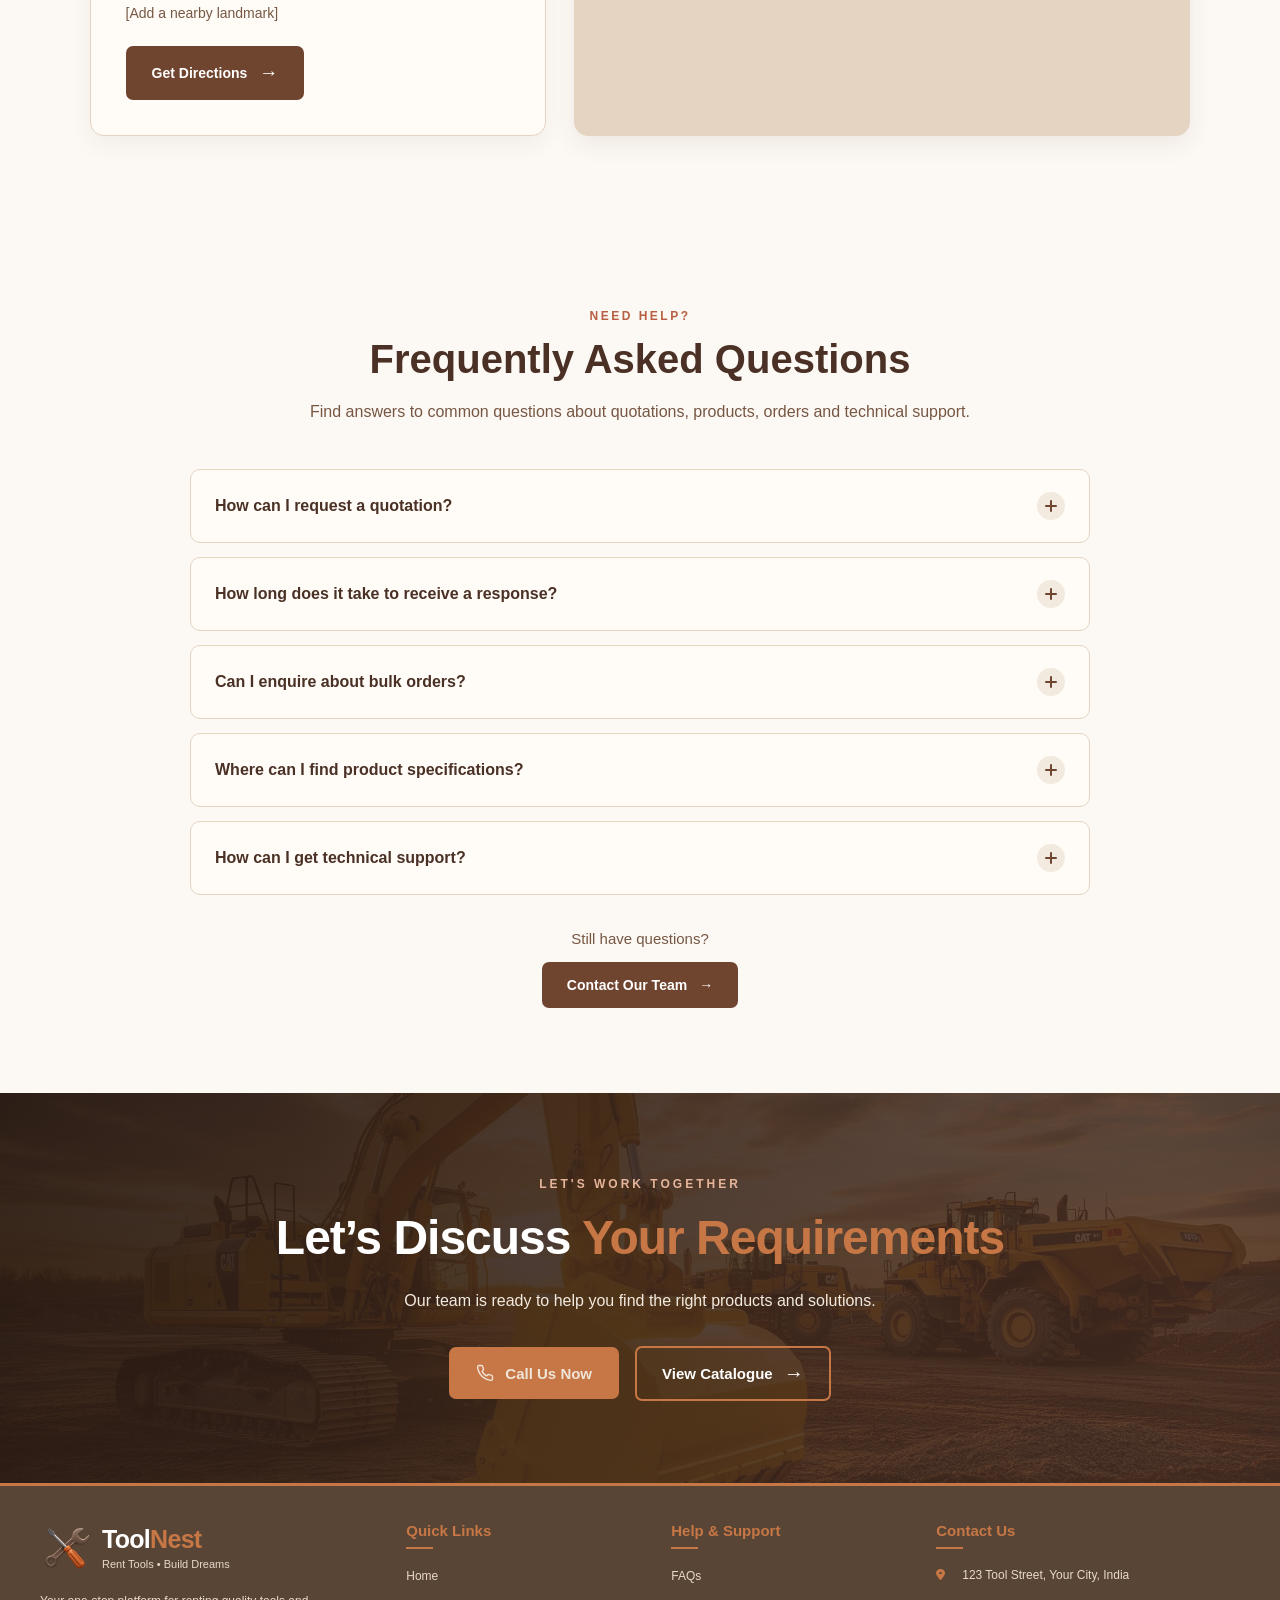
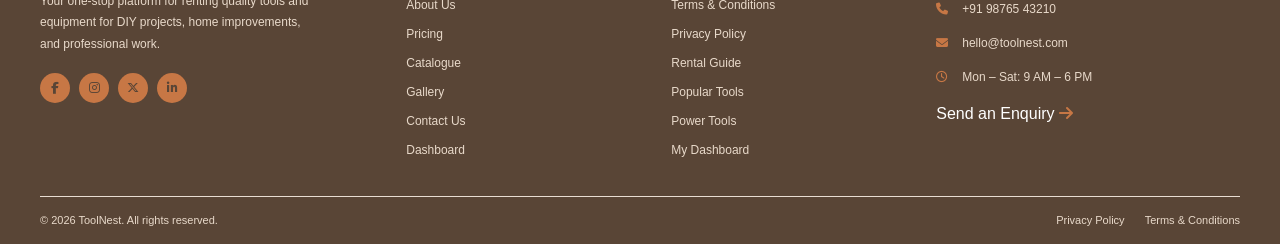
<file: contact.html>
<!DOCTYPE html>
<html lang="en">
<head>
<meta charset="UTF-8">
<meta name="viewport" content="width=device-width, initial-scale=1.0">
<title>Tool & Equipment Rental for DIY projects</title>
<link rel="stylesheet"
href="https://cdnjs.cloudflare.com/ajax/libs/font-awesome/6.7.2/css/all.min.css">
 <link rel="preconnect" href="https://fonts.googleapis.com">
    <link rel="preconnect" href="https://fonts.gstatic.com" crossorigin>
    <link rel="icon" type="image/png" href="images/logo.png">
    <link href="https://fonts.googleapis.com/css2?family=Poppins:wght@400;500;600;700&display=swap" rel="stylesheet">
 <link rel="stylesheet" href="contact.css">
</head>

<body>


<header class="site-header">
    <nav class="navbar container">

        <!-- Logo -->
        <a href="index.html" class="logo">
            <img
                src="images/logo.png"
                alt="ToolNest Logo"
                class="logo-image"
            >

            <div class="logo-text">
                <div class="brand-name">
                    Tool<span>Nest</span>
                </div>
                <div class="tagline">
                    Rent Tools • Build Dreams
                </div>
            </div>
        </a>

        <!-- Navigation Menu -->
        <div class="nav-menu" id="navMenu">
            <ul class="nav-links">

                <!-- Home Dropdown -->
                <li class="nav-item dropdown">
                    <button
                        class="dropdown-toggle"
                        id="homeDropdown"
                        aria-expanded="false"
                        aria-controls="homeDropdownMenu"
                        type="button"
                    >
                        Home
                        <i class="fa-solid fa-chevron-down"></i>
                    </button>

                    <ul
                        class="dropdown-menu"
                        id="homeDropdownMenu"
                    >
                        <li>
                            <a href="index.html">Home 1</a>
                        </li>
                        <li>
                            <a href="home2.html">Home 2</a>
                        </li>
                    </ul>
                </li>

                <!-- Main Navigation Links -->
                <li class="nav-item">
                    <a href="about.html">About Us</a>
                </li>

                <li class="nav-item">
                    <a href="pricing.html">Pricing</a>
                </li>

                <li class="nav-item">
                    <a href="catalogue.html">Catalogue</a>
                </li>

                <li class="nav-item">
                    <a href="gallery.html">Gallery</a>
                </li>

                <li class="nav-item">
                    <a href="contact.html">Contact</a>
                </li>

                <li class="nav-item">
                    <a href="dashboard.html">Dashboard</a>
                </li>

                <!-- Login: Mobile Hamburger Menu Only -->
                <li class="nav-item mobile-login-item">
                    <a href="login.html" class="login-btn">
                        <i class="fa-solid fa-right-to-bracket"></i>
                        <span>Login</span>
                    </a>
                </li>

            </ul>
        </div>

        <!-- Header Actions -->
        <div class="nav-actions">

            <!-- RTL Toggle -->
            <button
                class="icon-btn"
                id="rtlToggle"
                type="button"
                title="Toggle RTL"
                aria-label="Toggle right-to-left layout"
            >
                <i class="fa-solid fa-right-left"></i>
            </button>

            <!-- Dark / Light Mode Toggle -->
            <button
                class="icon-btn"
                id="themeToggle"
                type="button"
                title="Toggle theme"
                aria-label="Toggle dark and light mode"
            >
                <i class="fa-solid fa-moon" id="themeIcon"></i>
            </button>

            <!-- Login: Desktop Only -->
            <a href="login.html" class="login-btn desktop-login-btn">
                <i class="fa-solid fa-right-to-bracket"></i>
                <span>Login</span>
            </a>

        </div>

        <!-- Mobile Hamburger Button -->
        <button
            class="mobile-menu-btn"
            id="mobileMenuBtn"
            type="button"
            aria-label="Toggle navigation"
            aria-controls="navMenu"
            aria-expanded="false"
        >
            <i class="fa-solid fa-bars"></i>
        </button>

    </nav>
</header>



<!-- Contact Hero Section -->
<section class="contact-hero">
  <div class="contact-hero-overlay"></div>

  <div class="contact-hero-container">
    <span class="contact-hero-label">WE'RE HERE TO HELP</span>

    <h1>Get in Touch <span>With Us</span></h1>

    <p>
      Have questions about our products or services?
      Our team is here to help.Get in touch with our team for product enquiries, expert guidance, or assistance in choosing the right tools for your project.
    </p>

    <div class="contact-hero-actions">
      <a href="#contact-form" class="contact-hero-btn contact-btn-primary">
        Send an Enquiry
        <span aria-hidden="true">&rarr;</span>
      </a>

      <a href="catalogue.html" class="contact-hero-btn contact-btn-outline">
        Explore Catalogue
        <span aria-hidden="true">&rarr;</span>
      </a>
    </div>
  </div>
</section>

<!-- Contact Information Section -->
<section class="contact-info-section" id="contact-information">
  <div class="contact-info-container">

    <div class="contact-info-heading">
      <span class="contact-info-label">CONTACT INFORMATION</span>
      <h2>We're Here <span>to Help</span> </h2>
      <p>
        Have questions or need assistance? Reach out to our team
        using any of the options below.
      </p>
    </div>

    <div class="contact-info-grid">

      <!-- Phone Card -->
      <div class="contact-info-card">
        <div class="contact-info-icon">
          <svg viewBox="0 0 24 24" aria-hidden="true">
            <path d="M22 16.92v3a2 2 0 0 1-2.18 2
            19.79 19.79 0 0 1-8.63-3.07
            19.5 19.5 0 0 1-6-6
            A19.79 19.79 0 0 1 2.12 4.18
            2 2 0 0 1 4.11 2h3
            a2 2 0 0 1 2 1.72
            c.12.96.36 1.9.7 2.8
            a2 2 0 0 1-.45 2.11L8.09 9.91
            a16 16 0 0 0 6 6l1.27-1.27
            a2 2 0 0 1 2.11-.45
            c.9.34 1.84.58 2.8.7
            A2 2 0 0 1 22 16.92Z"/>
          </svg>
        </div>

        <h3>Phone</h3>
        <p>  Call our friendly team for quick assistance, product enquiries,
  and expert guidance on choosing the right tools.</p>

        <a href="tel:+910000000000" class="contact-info-link">
          +91 5412478954
          <span aria-hidden="true">&rarr;</span>
        </a>
      </div>

      <!-- Email Card -->
      <div class="contact-info-card">
        <div class="contact-info-icon">
          <svg viewBox="0 0 24 24" aria-hidden="true">
            <rect x="3" y="5" width="18" height="14" rx="2"/>
            <path d="m3 7 9 6 9-6"/>
          </svg>
        </div>

        <h3>Email</h3>
        <p>Send us an email with your questions.  Email our team for product information, pricing details,
  availability, and answers to all your questions.</p>

        <a href="mailto:yourcompany@example.com"
           class="contact-info-link">
          yourcompany@example.com
          <span aria-hidden="true">&rarr;</span>
        </a>
      </div>

      <!-- Address Card -->
      <div class="contact-info-card">
        <div class="contact-info-icon">
          <svg viewBox="0 0 24 24" aria-hidden="true">
            <path d="M20 10c0 5-8 12-8 12S4 15 4 10
            a8 8 0 1 1 16 0Z"/>
            <circle cx="12" cy="10" r="2.5"/>
          </svg>
        </div>

        <h3>Address</h3>
        <p>Visit our office to speak with our team.  Visit our office to explore our products, discuss your
  requirements, and get personalized assistance.</p>

        <a href="https://www.google.com/maps"
           target="_blank"
           rel="noopener noreferrer"
           class="contact-info-link">
          Add your office address
          <span aria-hidden="true">&rarr;</span>
        </a>
      </div>

      <!-- Working Hours Card -->
      <div class="contact-info-card">
        <div class="contact-info-icon">
          <svg viewBox="0 0 24 24" aria-hidden="true">
            <circle cx="12" cy="12" r="9"/>
            <path d="M12 7v5l3 2"/>
          </svg>
        </div>

        <h3>Working Hours</h3>
        <p>Check our business hours to know when our team is
  available to assist you with your requirements.</p>

        <div class="contact-info-hours">
          <strong>Monday – Saturday</strong>
          <span>9:00 AM – 6:00 PM</span>
        </div>

        <div class="contact-info-closed">
          Sunday: Closed
        </div>
      </div>

    </div>
  </div>
</section>


<!-- Contact Form Section -->
<section class="enquiry-section" id="contact-form">
  <div class="enquiry-container">

    <div class="enquiry-heading">
      <span class="enquiry-label">GET IN TOUCH</span>
      <h2>Send Us an Enquiry</h2>
      <p>
        Tell us what you need. Our team will get in touch
        to help you find the right tools and equipment.
      </p>
    </div>

    <form class="enquiry-form" id="enquiryForm">

      <div class="enquiry-fields">

        <!-- Full Name -->
        <div class="form-group">
          <label for="fullName">Full Name <span>*</span></label>
          <input
            type="text"
            id="fullName"
            name="fullName"
            placeholder="Enter your full name"
            autocomplete="name"
            required
          >
        </div>

        <!-- Company Name -->
        <div class="form-group">
          <label for="companyName">
            Company Name <small>(Optional)</small>
          </label>
          <input
            type="text"
            id="companyName"
            name="companyName"
            placeholder="Enter your company name"
            autocomplete="organization"
          >
        </div>

        <!-- Email -->
        <div class="form-group">
          <label for="email">Email Address <span>*</span></label>
          <input
            type="email"
            id="email"
            name="email"
            placeholder="you@example.com"
            autocomplete="email"
            required
          >
        </div>

        <!-- Phone -->
        <div class="form-group">
          <label for="phone">Phone Number <span>*</span></label>
          <input
            type="tel"
            id="phone"
            name="phone"
            placeholder="Enter your phone number"
            autocomplete="tel"
            required
          >
        </div>

        <!-- Enquiry Type -->
        <div class="form-group">
          <label for="enquiryType">Enquiry Type <span>*</span></label>
          <select id="enquiryType" name="enquiryType" required>
            <option value="" disabled selected>
              Select enquiry type
            </option>
            <option value="product-enquiry">Product Enquiry</option>
            <option value="rental-enquiry">Rental Enquiry</option>
            <option value="pricing">Pricing & Quotations</option>
            <option value="availability">Product Availability</option>
            <option value="technical-support">Technical Support</option>
            <option value="other">Other</option>
          </select>
        </div>

        <!-- Subject -->
        <div class="form-group">
          <label for="subject">Subject <span>*</span></label>
          <input
            type="text"
            id="subject"
            name="subject"
            placeholder="Enter enquiry subject"
            required
          >
        </div>

        <!-- Message -->
        <div class="form-group form-group-full">
          <label for="message">Message <span>*</span></label>
          <textarea
            id="message"
            name="message"
            rows="6"
            placeholder="Tell us about the products or equipment you need..."
            required
          ></textarea>
        </div>

      </div>

      <div class="enquiry-submit-area">
        <p class="form-note">
          <span>*</span> Required fields
        </p>

        <button type="submit" class="enquiry-submit-btn">
          Submit Enquiry
          <span aria-hidden="true">&rarr;</span>
        </button>

        <p class="form-status" id="formStatus" role="status"
           aria-live="polite"></p>
      </div>

    </form>
  </div>
</section>

<!-- Our Location Section -->
<section class="location-section" id="our-location">
  <div class="location-container">

    <div class="location-heading">
      <span class="location-label">FIND US</span>
      <h2>Our Location</h2>
      <p>
        Visit our office to discuss your equipment rental needs.
        We're happy to help you find the right solution.
      </p>
    </div>

    <div class="location-content">

      <!-- Company Address -->
      <div class="location-details">
        <div class="location-icon" aria-hidden="true">
          <svg viewBox="0 0 24 24">
            <path d="M20 10c0 5-8 12-8 12S4 15 4 10
            a8 8 0 1 1 16 0Z"/>
            <circle cx="12" cy="10" r="2.5"/>
          </svg>
        </div>

        <h3>Visit Our Office</h3>

        <p class="location-description">
          We're here to help with product enquiries,
          equipment rentals and quotations.
        </p>

        <div class="location-address">
          <strong>ToolRent Office</strong>
          <p>
            [Building / Street Name]<br>
            [Area / Locality]<br>
            [City, State, PIN Code]<br>
            India
          </p>
        </div>

        <!-- Optional nearby landmarks -->
        <div class="location-landmarks">
          <h4>Nearby Landmarks</h4>
          <p>[Add a nearby landmark]</p>
        </div>

        <a
          href="https://www.google.com/maps/dir/?api=1&destination=YOUR_OFFICE_ADDRESS"
          target="_blank"
          rel="noopener noreferrer"
          class="directions-btn"
        >
          Get Directions
          <span aria-hidden="true">&rarr;</span>
        </a>
      </div>

      <!-- Google Maps Embed -->
      <div class="location-map">
        <iframe
          src="https://maps.google.com/maps?q=Hyderabad%2C%20India&t=&z=13&ie=UTF8&iwloc=&output=embed"
          title="Map showing the office location"
          loading="lazy"
          referrerpolicy="no-referrer-when-downgrade"
          allowfullscreen>
        </iframe>
      </div>

    </div>
  </div>
</section>

<!-- Contact FAQs Section -->
<section class="contact-faq-section" id="contact-faqs">
  <div class="contact-faq-container">

    <div class="contact-faq-heading">
      <span class="contact-faq-label">NEED HELP?</span>
      <h2>Frequently Asked Questions</h2>
      <p>
        Find answers to common questions about quotations,
        products, orders and technical support.
      </p>
    </div>

    <div class="contact-faq-list">

      <!-- FAQ 1 -->
      <details class="contact-faq-item">
        <summary>
          <span>How can I request a quotation?</span>
          <span class="faq-icon" aria-hidden="true"></span>
        </summary>
        <div class="contact-faq-answer">
          <p>
            Fill out our contact form with your requirements,
            select the appropriate enquiry type and submit it.
            Include the products, quantities and rental duration
            you need so our team can prepare a suitable quotation.
          </p>
        </div>
      </details>

      <!-- FAQ 2 -->
      <details class="contact-faq-item">
        <summary>
          <span>How long does it take to receive a response?</span>
          <span class="faq-icon" aria-hidden="true"></span>
        </summary>
        <div class="contact-faq-answer">
          <p>
            Our team will review your enquiry and respond as soon
            as possible during business hours. Response times may
            vary depending on the complexity of your request.
          </p>
        </div>
      </details>

      <!-- FAQ 3 -->
      <details class="contact-faq-item">
        <summary>
          <span>Can I enquire about bulk orders?</span>
          <span class="faq-icon" aria-hidden="true"></span>
        </summary>
        <div class="contact-faq-answer">
          <p>
            Yes, you can contact our team for bulk requirements.
            Please mention the products, quantities, project
            details and expected rental period so we can understand
            your needs.
          </p>
        </div>
      </details>

      <!-- FAQ 4 -->
      <details class="contact-faq-item">
        <summary>
          <span>Where can I find product specifications?</span>
          <span class="faq-icon" aria-hidden="true"></span>
        </summary>
        <div class="contact-faq-answer">
          <p>
            Visit our product catalogue to explore available
            equipment and its specifications. If you need additional
            technical details, contact our team with the product
            name or model.
          </p>
        </div>
      </details>

      <!-- FAQ 5 -->
      <details class="contact-faq-item">
        <summary>
          <span>How can I get technical support?</span>
          <span class="faq-icon" aria-hidden="true"></span>
        </summary>
        <div class="contact-faq-answer">
          <p>
            Submit an enquiry through our contact form and select
            "Technical Support" as the enquiry type. Include the
            equipment name, model and a description of the issue
            to help our team assist you.
          </p>
        </div>
      </details>

    </div>

    <div class="contact-faq-footer">
      <p>Still have questions?</p>
      <a href="contact.html" class="contact-faq-contact-btn">
        Contact Our Team
        <span aria-hidden="true">&rarr;</span>
      </a>
    </div>

  </div>
</section>

<!-- Final CTA Section -->
<section class="final-cta-section">
  <div class="final-cta-overlay"></div>

  <div class="final-cta-container">
    <span class="final-cta-label">LET'S WORK TOGETHER</span>

    <h2>Let’s Discuss <span>Your Requirements</span></h2>

    <p>
      Our team is ready to help you find the right products
      and solutions.
    </p>

    <div class="final-cta-buttons">
      <a href="tel:+910000000000"
         class="final-cta-btn final-cta-call">
        <svg viewBox="0 0 24 24" aria-hidden="true">
          <path d="M22 16.92v3a2 2 0 0 1-2.18 2
          19.79 19.79 0 0 1-8.63-3.07
          19.5 19.5 0 0 1-6-6
          A19.79 19.79 0 0 1 2.12 4.18
          2 2 0 0 1 4.11 2h3
          a2 2 0 0 1 2 1.72
          c.12.96.36 1.9.7 2.8
          a2 2 0 0 1-.45 2.11L8.09 9.91
          a16 16 0 0 0 6 6l1.27-1.27
          a2 2 0 0 1 2.11-.45
          c.9.34 1.84.58 2.8.7
          A2 2 0 0 1 22 16.92Z"/>
        </svg>
        Call Us Now
      </a>

      <a href="catalogue.html"
         class="final-cta-btn final-cta-catalogue">
        View Catalogue
        <span aria-hidden="true">&rarr;</span>
      </a>
    </div>
  </div>
</section>

<footer class="site-footer">
    <div class="container">

        <div class="footer-grid">

            <!-- Brand Section -->
            <div class="footer-brand">
                <a href="index.html" class="logo footer-logo">
                    <img src="images/logo.png"
                         alt="ToolNest Logo"
                         class="logo-image">

                    <div>
                        <div class="brand-name">Tool<span>Nest</span></div>
                        <div class="tagline">Rent Tools • Build Dreams</div>
                    </div>
                </a>

                <p>
                    Your one-stop platform for renting quality tools
                    and equipment for DIY projects, home improvements,
                    and professional work.
                </p>

                <div class="social-links">
                    <a href="https://www.facebook.com/"
                       target="_blank" rel="noopener noreferrer"
                       aria-label="Facebook">
                        <i class="fa-brands fa-facebook-f"></i>
                    </a>

                    <a href="https://www.instagram.com/"
                       target="_blank" rel="noopener noreferrer"
                       aria-label="Instagram">
                        <i class="fa-brands fa-instagram"></i>
                    </a>

                    <a href="https://x.com/"
                       target="_blank" rel="noopener noreferrer"
                       aria-label="X">
                        <i class="fa-brands fa-x-twitter"></i>
                    </a>

                    <a href="https://www.linkedin.com/"
                       target="_blank" rel="noopener noreferrer"
                       aria-label="LinkedIn">
                        <i class="fa-brands fa-linkedin-in"></i>
                    </a>
                </div>
            </div>

            <!-- Quick Links -->
            <div class="footer-column">
                <h3>Quick Links</h3>
                <ul>
                    <li><a href="index.html">Home</a></li>
                    <li><a href="about.html">About Us</a></li>
                    <li><a href="pricing.html">Pricing</a></li>
                    <li><a href="catalogue.html">Catalogue</a></li>
                    <li><a href="gallery.html">Gallery</a></li>
                    <li><a href="contact.html">Contact Us</a></li>
                    <li><a href="dashboard.html">Dashboard</a></li>
                </ul>
            </div>

            <!-- Help & Support -->
            <div class="footer-column">
                <h3>Help &amp; Support</h3>
                <ul>
                    <li><a href="contact.html#faqs">FAQs</a></li>
                    <li><a href="terms.html">Terms &amp; Conditions</a></li>
                    <li><a href="privacy.html">Privacy Policy</a></li>
                    <li><a href="rental-guide.html">Rental Guide</a></li>
                    <li><a href="catalogue.html">Popular Tools</a></li>
                    <li><a href="catalogue.html#power-tools">Power Tools</a></li>
                    <li><a href="dashboard.html">My Dashboard</a></li>
                </ul>
            </div>

            <!-- Contact Us -->
            <div class="footer-column footer-contact">
                <h3>Contact Us</h3>

                <p>
                    <i class="fa-solid fa-location-dot"></i>
                    <a href="https://www.google.com/maps"
                       target="_blank"
                       rel="noopener noreferrer">
                        123 Tool Street, Your City, India
                    </a>
                </p>

                <p>
                    <i class="fa-solid fa-phone"></i>
                    <a href="tel:+919876543210">
                        +91 98765 43210
                    </a>
                </p>

                <p>
                    <i class="fa-solid fa-envelope"></i>
                    <a href="mailto:hello@toolnest.com">
                        hello@toolnest.com
                    </a>
                </p>

                <p>
                    <i class="fa-regular fa-clock"></i>
                    <span>Mon – Sat: 9 AM – 6 PM</span>
                </p>

                <a href="contact.html" class="footer-contact-btn">
                    Send an Enquiry
                    <i class="fa-solid fa-arrow-right"></i>
                </a>
            </div>

        </div>

        <!-- Footer Bottom -->
        <div class="footer-bottom">
            <p>© 2026 ToolNest. All rights reserved.</p>

            <div class="footer-bottom-links">
                <a href="privacy.html">Privacy Policy</a>
                <a href="terms.html">Terms &amp; Conditions</a>
            </div>
        </div>

    </div>
</footer>
<script src="script.js"></script>

</body>
</html>
</file>
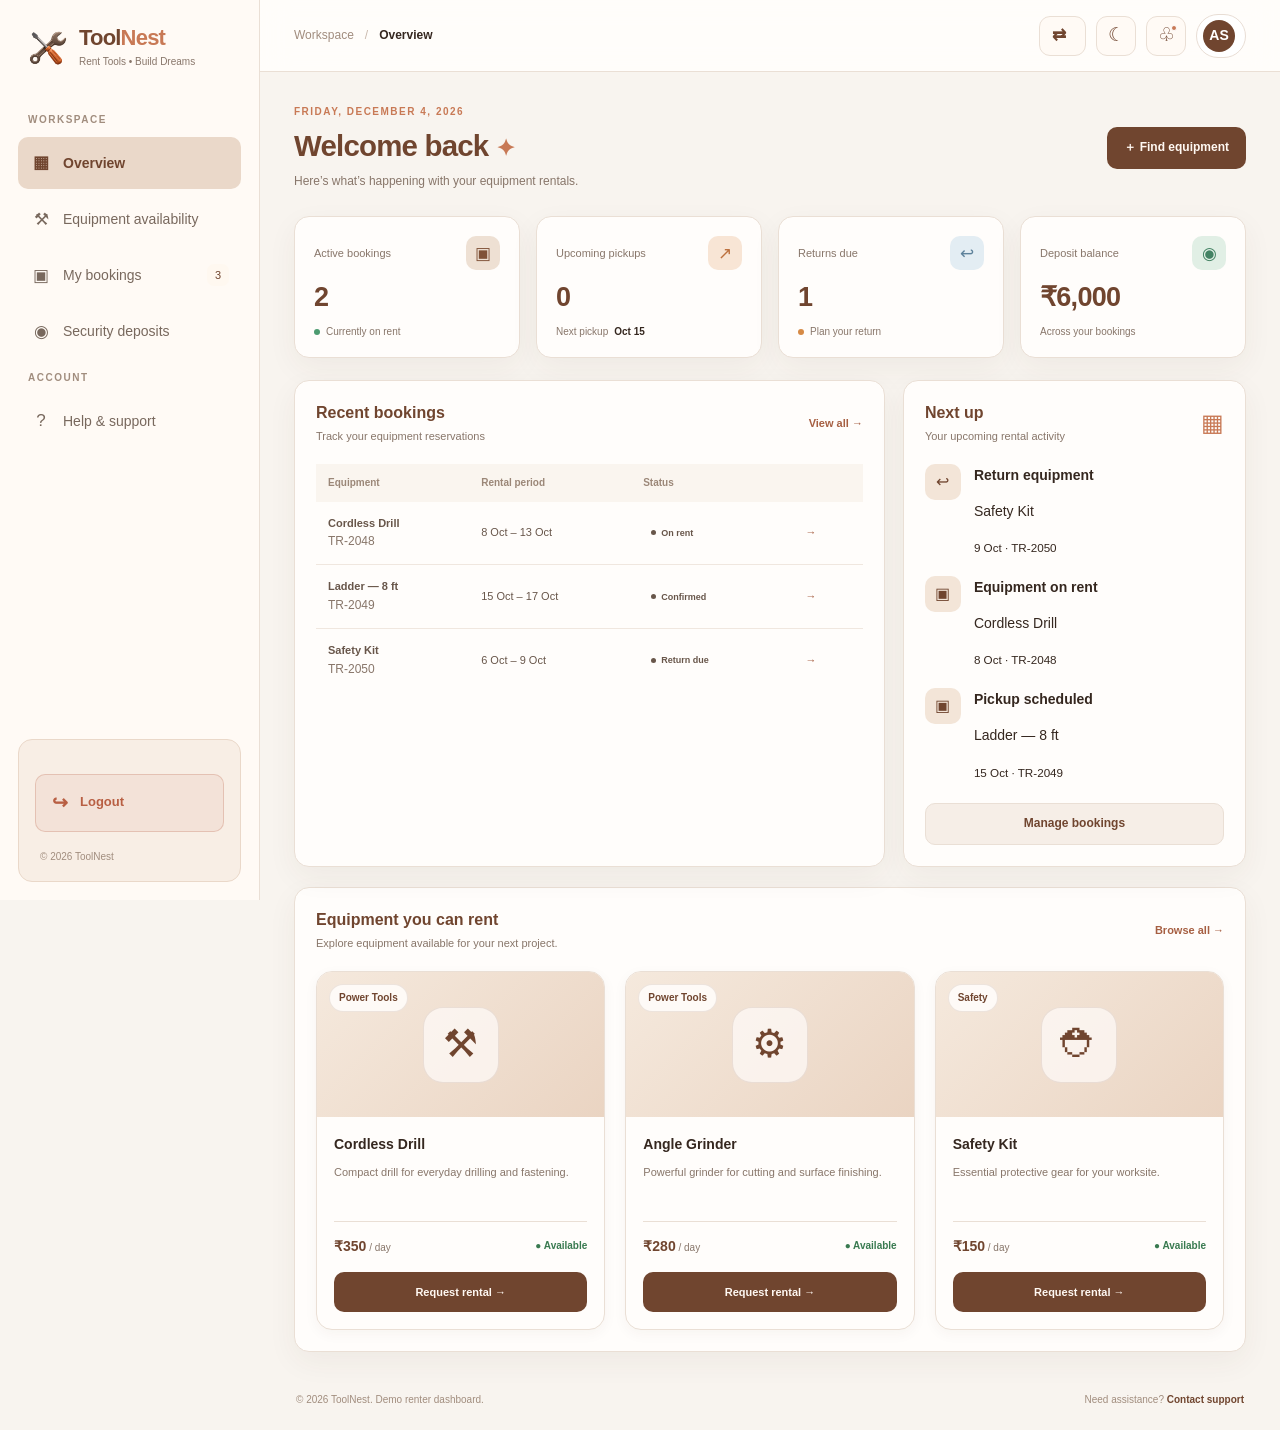
<file: dashboard.html>
<!DOCTYPE html>
<html lang="en" dir="ltr">
<head>
  <meta charset="UTF-8">
  <meta name="viewport" content="width=device-width, initial-scale=1.0">
  <meta name="theme-color" content="#70452f">
  <title>Tool & Equipment Rental for DIY projects</title>
  <link rel="preconnect" href="https://fonts.googleapis.com">
  <link rel="preconnect" href="https://fonts.gstatic.com" crossorigin>
  <link rel="icon" type="image/png" href="images/logo.png">
  <link href="https://fonts.googleapis.com/css2?family=Poppins:wght@400;500;600;700&display=swap" rel="stylesheet">
  <link rel="stylesheet" href="dashboard.css">
  <script src="script.js" defer></script>
</head>
<body>
  <div class="app-shell">
    <aside class="sidebar" id="sidebar">
      <a href="index.html" class="logo">
        <img src="images/logo.png" alt="ToolNest Logo" class="logo-image" onerror="this.style.display='none'">
        <div>
          <div class="brand-name">Tool<span>Nest</span></div>
          <div class="tagline">Rent Tools • Build Dreams</div>
        </div>
      </a>

      <p class="nav-label">WORKSPACE</p>
      <nav class="side-nav" aria-label="Main navigation">
        <button class="nav-item active" data-view="overview"><span class="nav-icon">▦</span>Overview</button>
        <button class="nav-item" data-view="equipment"><span class="nav-icon">⚒</span>Equipment availability</button>
        <button class="nav-item" data-view="bookings"><span class="nav-icon">▣</span>My bookings <span class="nav-count" id="bookingNavCount">3</span></button>
        <button class="nav-item" data-view="deposits"><span class="nav-icon">◉</span>Security deposits</button>
      </nav>

      <p class="nav-label">ACCOUNT</p>
      <nav class="side-nav" aria-label="Account navigation">
        <button class="nav-item" data-view="support"><span class="nav-icon">?</span>Help &amp; support</button>
      </nav>

      <div class="sidebar-bottom">
        <div class="help-card">
<button class="sidebar-logout" type="button" data-logout>
  <span class="sidebar-logout-icon" aria-hidden="true">↪</span>
  <span>Logout</span>
</button>
        <small class="sidebar-foot">© 2026 ToolNest</small>
      </div>
    </aside>

    <main class="main-area">
      <header class="topbar">
        <button class="icon-button menu-toggle" id="menuToggle" aria-label="Toggle navigation" aria-expanded="false">☰</button>
        <div class="breadcrumbs"><span>Workspace</span><b>/</b><strong id="currentPage">Overview</strong></div>
<div class="topbar-actions">

  <button class="control-toggle rtl-toggle"
    id="rtlToggle" type="button"
    aria-label="Toggle right-to-left layout"
    aria-pressed="false" title="Toggle RTL layout">
    <span class="toggle-icon">⇄</span>
    <span class="toggle-label"></span>
  </button>

  <button class="icon-button theme-toggle"
    id="themeToggle" type="button"
    aria-label="Switch to dark mode"
    aria-pressed="false" title="Light / dark mode">
    <span id="themeIcon">☾</span>
  </button>

  <button class="icon-button notification-btn"
    id="notificationBtn" type="button"
    aria-label="Notifications" title="Notifications">
    ♧<i></i>
  </button>

  <!-- Profile Dropdown -->
  <div class="profile-wrapper" id="profileWrapper">

    <button class="profile-trigger" id="profileTrigger"
      type="button" aria-label="Open profile menu"
      aria-expanded="false" aria-controls="profileDropdown">

      <span class="profile-avatar" aria-hidden="true">AS</span>
    </button>

    <div class="profile-dropdown" id="profileDropdown" hidden>

      <div class="profile-user-info">
        <span class="profile-avatar profile-avatar-large"
          aria-hidden="true">AS</span>

        <div class="profile-user-text">
          <strong id="profileName">Shaik Afreen</strong>
          <span id="profileEmail">Afreen@example.com</span>
        </div>
      </div>

      <div class="profile-menu-divider"></div>

      <a href="profile.html" class="profile-menu-item">
        <span aria-hidden="true">♙</span>
        My Profile
      </a>

      <button class="profile-menu-item profile-logout"
        type="button" data-logout>
        <span aria-hidden="true">↪</span>
        Logout
      </button>

    </div>
  </div>

</div>
      </header>

      <div class="page-content">
        <section class="view active" id="view-overview">
          <div class="welcome-row">
            <div>
              <p class="eyebrow" id="todayLabel">YOUR RENTAL WORKSPACE</p>
              <h1>Welcome back <span class="wave">✦</span></h1>
              <p class="muted">Here’s what’s happening with your equipment rentals.</p>
            </div>
            <button class="btn btn-primary" data-go="equipment">＋ Find equipment</button>
          </div>

          <div class="stats-grid">
            <article class="stat-card"><div class="stat-top"><span>Active bookings</span><span class="stat-icon brown">▣</span></div><div class="stat-value" id="activeBookingsCount">2</div><div class="stat-note"><span class="dot green"></span>Currently on rent</div></article>
            <article class="stat-card"><div class="stat-top"><span>Upcoming pickups</span><span class="stat-icon orange">↗</span></div><div class="stat-value" id="upcomingPickupsCount">1</div><div class="stat-note">Next pickup <strong id="nextPickupLabel">Oct 15</strong></div></article>
            <article class="stat-card"><div class="stat-top"><span>Returns due</span><span class="stat-icon blue">↩</span></div><div class="stat-value" id="returnsDueCount">1</div><div class="stat-note"><span class="dot orange-dot"></span>Plan your return</div></article>
            <article class="stat-card"><div class="stat-top"><span>Deposit balance</span><span class="stat-icon green-bg">◉</span></div><div class="stat-value" id="depositTotal">₹8,000</div><div class="stat-note">Across your bookings</div></article>
          </div>

          <div class="content-grid">
            <section class="panel bookings-panel">
              <div class="panel-heading"><div><h2>Recent bookings</h2><p>Track your equipment reservations</p></div><button class="text-button" data-go="bookings">View all →</button></div>
              <div class="table-wrap"><table><thead><tr><th>Equipment</th><th>Rental period</th><th>Status</th><th></th></tr></thead><tbody id="recentBookingsBody"></tbody></table></div>
            </section>
            <section class="panel schedule-panel">
              <div class="panel-heading"><div><h2>Next up</h2><p>Your upcoming rental activity</p></div><span class="calendar-symbol">▦</span></div>
              <div class="timeline" id="upcomingTimeline"></div>
              <button class="btn btn-light full-width" data-go="bookings">Manage bookings</button>
            </section>
          </div>

          <section class="panel availability-panel">
            <div class="panel-heading"><div><h2>Equipment you can rent</h2><p>Explore equipment available for your next project.</p></div><button class="text-button" data-go="equipment">Browse all →</button></div>
            <div class="equipment-grid" id="featuredEquipment"></div>
          </section>
        </section>

        <section class="view" id="view-equipment">
          <div class="page-title-row"><div><p class="eyebrow">RENTAL INVENTORY</p><h1>Equipment availability</h1><p class="muted">Find the right tools for your next project.</p></div></div>
          <div class="filter-bar">
            <label class="search-box"><span>⌕</span><input type="search" id="equipmentSearch" placeholder="Search equipment..." aria-label="Search equipment"></label>
            <select id="categoryFilter" aria-label="Filter by category"><option value="all">All categories</option><option value="Power Tools">Power tools</option><option value="Construction">Construction</option><option value="Safety">Safety</option><option value="Lifting">Lifting</option></select>
            <select id="availabilityFilter" aria-label="Filter by availability"><option value="all">All availability</option><option value="available">Available</option><option value="unavailable">Unavailable</option></select>
          </div>
          <div class="equipment-grid equipment-grid-page" id="allEquipment"></div>
          <p class="empty-state hidden" id="equipmentEmpty">No equipment matches your filters.</p>
        </section>

        <section class="view" id="view-bookings">
          <div class="page-title-row"><div><p class="eyebrow">YOUR RENTALS</p><h1>My bookings</h1><p class="muted">Review booking details, pickup dates and return schedules.</p></div><button class="btn btn-primary" data-go="equipment">＋ New booking</button></div>
          <div class="filter-bar booking-filter-bar">
            <label class="search-box"><span>⌕</span><input type="search" id="bookingSearch" placeholder="Search booking or equipment..." aria-label="Search bookings"></label>
            <select id="bookingStatusFilter" aria-label="Filter bookings"><option value="all">All statuses</option><option value="Confirmed">Confirmed</option><option value="On rent">On rent</option><option value="Return due">Return due</option><option value="Completed">Completed</option></select>
          </div>
          <section class="panel">
            <div class="table-wrap"><table class="bookings-table"><thead><tr><th>Booking / Equipment</th><th>Pickup</th><th>Return</th><th>Deposit</th><th>Status</th><th>Action</th></tr></thead><tbody id="allBookingsBody"></tbody></table></div>
            <p class="empty-state hidden" id="bookingsEmpty">No bookings found.</p>
          </section>
        </section>

        <section class="view" id="view-deposits">
          <div class="page-title-row"><div><p class="eyebrow">PAYMENTS &amp; REFUNDS</p><h1>Security deposits</h1><p class="muted">Review deposit amounts and their current status.</p></div></div>
          <div class="deposit-summary-grid">
            <article class="stat-card"><div class="stat-top"><span>Total deposits</span><span class="stat-icon brown">₹</span></div><div class="stat-value" id="depositSummaryTotal">₹8,000</div><div class="stat-note">Across all listed bookings</div></article>
            <article class="stat-card"><div class="stat-top"><span>Held securely</span><span class="stat-icon orange">◉</span></div><div class="stat-value" id="depositHeld">₹6,000</div><div class="stat-note">For active rentals</div></article>
            <article class="stat-card"><div class="stat-top"><span>Refund processing</span><span class="stat-icon blue">↻</span></div><div class="stat-value" id="depositProcessing">₹2,000</div><div class="stat-note">Demo status, not a real payment</div></article>
          </div>
          <section class="panel"><div class="panel-heading"><div><h2>Deposit history</h2><p>Deposit status by booking</p></div></div><div class="table-wrap"><table><thead><tr><th>Booking</th><th>Equipment</th><th>Deposit amount</th><th>Status</th><th>Last updated</th></tr></thead><tbody id="depositHistoryBody"></tbody></table></div></section>
          <div class="notice"><span>ⓘ</span><p><strong>About security deposits</strong><br>Deposit release and refund timing depend on the rental agreement and equipment inspection. This demo dashboard does not process payments or issue refunds.</p></div>
        </section>

        <section class="view" id="view-support">
          <div class="page-title-row"><div><p class="eyebrow">WE'RE HERE TO HELP</p><h1>Help &amp; support</h1><p class="muted">Need help with a booking, pickup, return or deposit?</p></div></div>
          <div class="support-grid">
            <article class="support-card"><span class="support-card-icon">☎</span><h2>Call our team</h2><p>Speak with the rental support team about your booking.</p><a href="tel:+910000000000">Add your support number →</a></article>
            <article class="support-card"><span class="support-card-icon">✉</span><h2>Email support</h2><p>Send us your question and include your booking reference.</p><a href="mailto:support@example.com">support@example.com →</a></article>
            <article class="support-card"><span class="support-card-icon">↗</span><h2>Contact form</h2><p>Send an enquiry about equipment, rental dates or deposits.</p><a href="contact.html">Contact us →</a></article>
          </div>
        </section>

        <footer class="page-footer"><span>© 2026 ToolNest. Demo renter dashboard.</span><span>Need assistance? <a href="contact.html">Contact support</a></span></footer>
      </div>
    </main>
  </div>

<!-- Logout Confirmation -->
<dialog class="logout-dialog" id="logoutDialog"
  aria-labelledby="logoutTitle"
  aria-describedby="logoutDescription">

  <h2 id="logoutTitle">Do you want to logout?</h2>

  <p id="logoutDescription">
    Are you sure you want to log out of your ToolNest account?
  </p>

  <div class="logout-dialog-actions">
    <button type="button" class="btn btn-light"
      id="cancelLogout">
      No, Stay
    </button>

    <button type="button" class="btn btn-primary"
      id="confirmLogout">
      Yes, Logout
    </button>
  </div>

</dialog>

  <div class="toast" id="toast" role="status" aria-live="polite"></div>

  <dialog class="modal" id="bookingModal">
    <div class="modal-header"><div><p class="eyebrow">BOOKING DETAILS</p><h2 id="modalTitle">Booking details</h2></div><button class="icon-button" id="closeModal" aria-label="Close dialog">×</button></div>
    <div id="modalBody" class="modal-body"></div>
    <div class="modal-actions"><button class="btn btn-light" id="modalCloseBottom">Close</button><button class="btn btn-primary" id="modalAction">Request pickup / return</button></div>
  </dialog>

  <dialog class="modal" id="bookingRequestModal">
    <form id="bookingRequestForm">
      <div class="modal-header"><div><p class="eyebrow">NEW RENTAL REQUEST</p><h2 id="requestTitle">Request equipment</h2></div><button type="button" class="icon-button" id="closeRequestModal" aria-label="Close dialog">×</button></div>
      <div class="modal-body">
        <p id="requestEquipmentName" class="request-product-name"></p>
        <label class="form-label" for="pickupDate">Pickup date</label><input class="form-control" type="date" id="pickupDate" required>
        <label class="form-label" for="returnDate">Expected return date</label><input class="form-control" type="date" id="returnDate" required>
        <label class="form-label" for="requestNotes">Notes (optional)</label><textarea class="form-control" id="requestNotes" rows="3" placeholder="Tell us about your project or requirements"></textarea>
        <p class="form-help">Demo only: submitting creates a local sample request. It does not reserve real equipment.</p>
      </div>
      <div class="modal-actions"><button type="button" class="btn btn-light" id="cancelRequest">Cancel</button><button type="submit" class="btn btn-primary">Submit request</button></div>
    </form>
  </dialog>
</body>
</html>
</file>
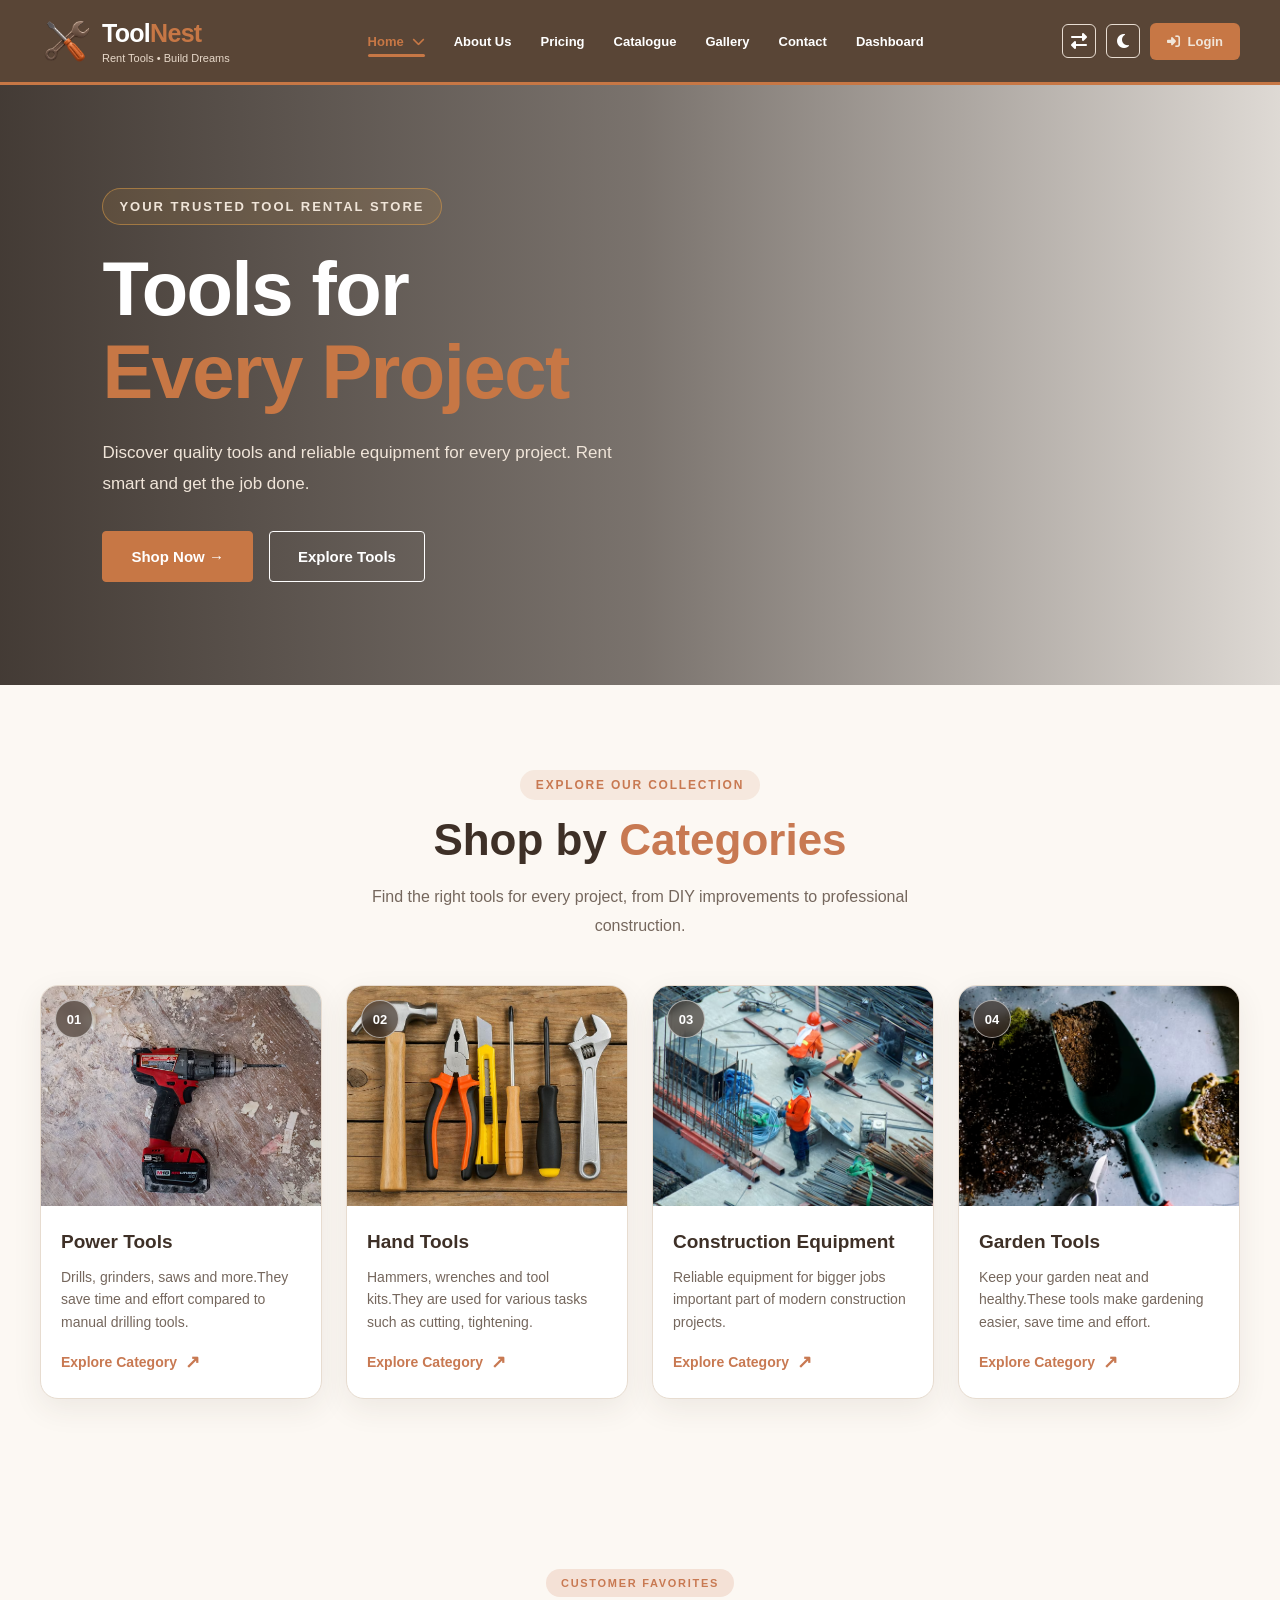
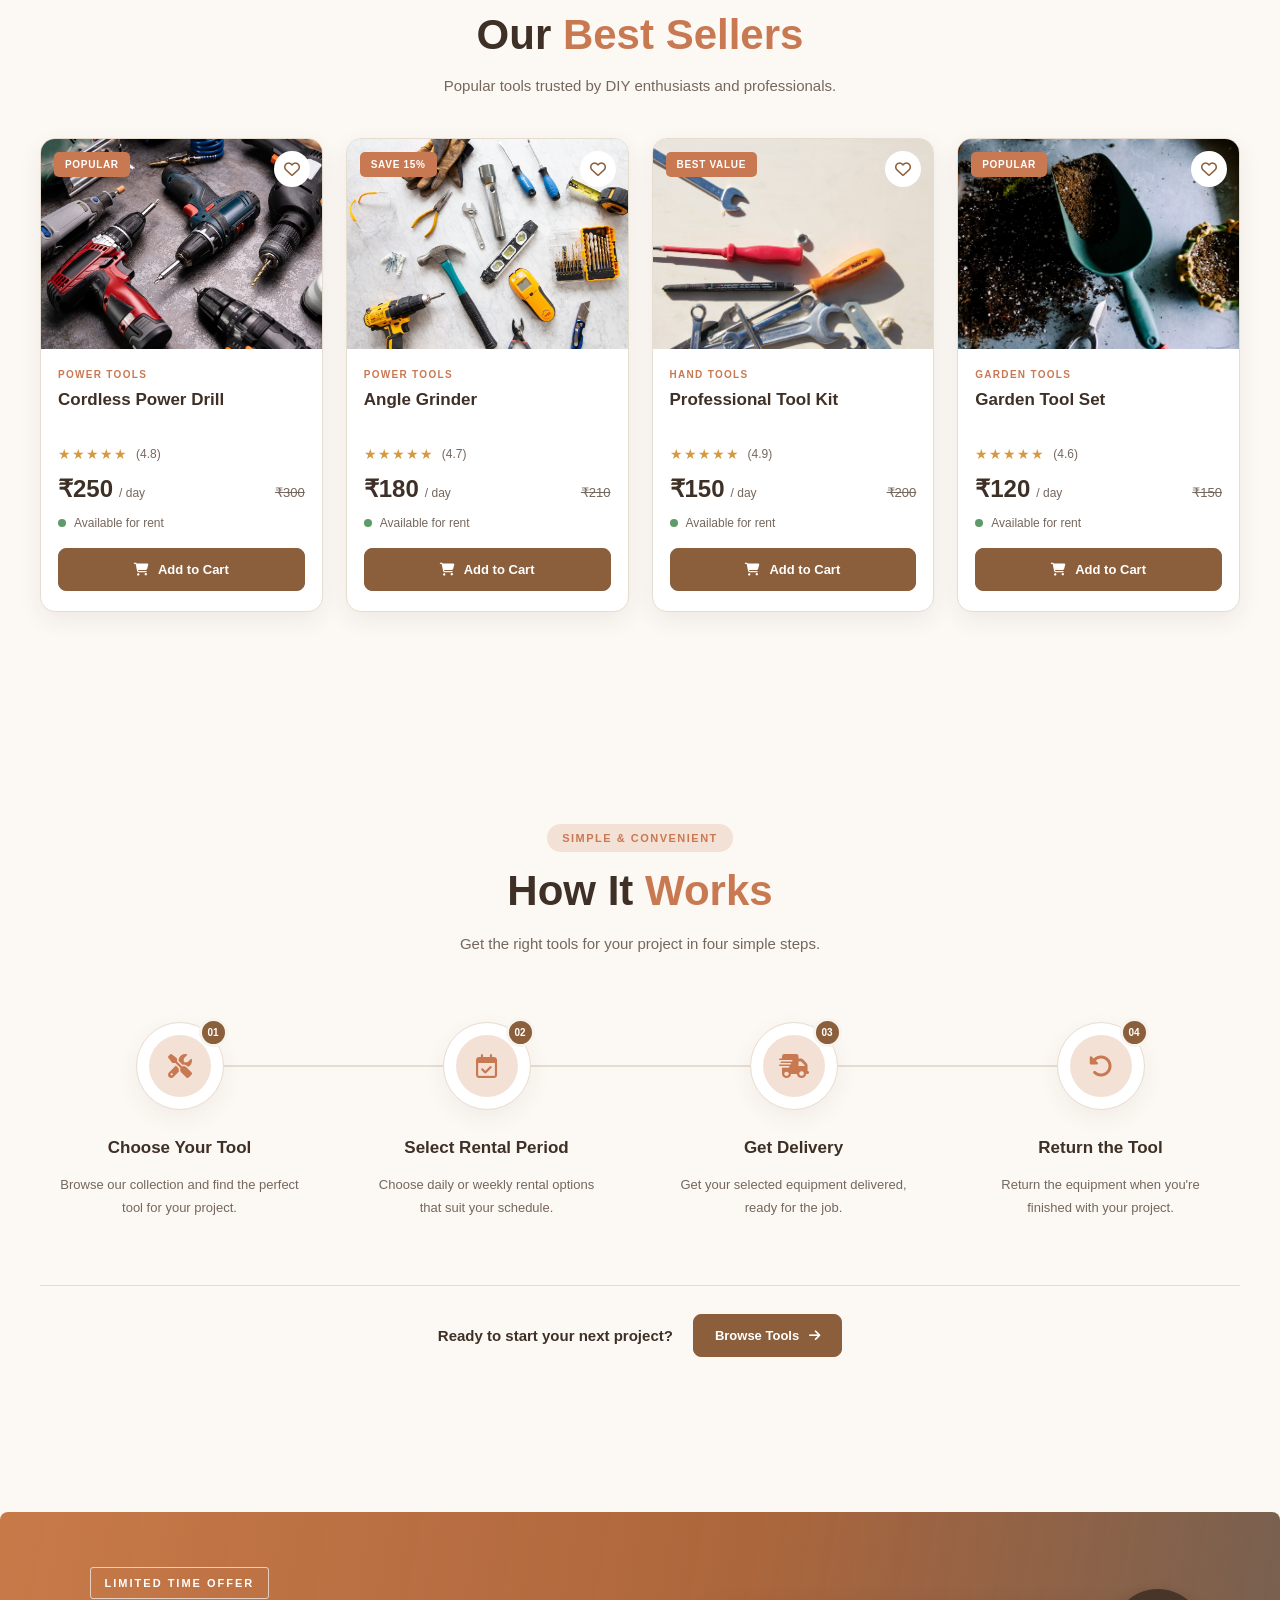
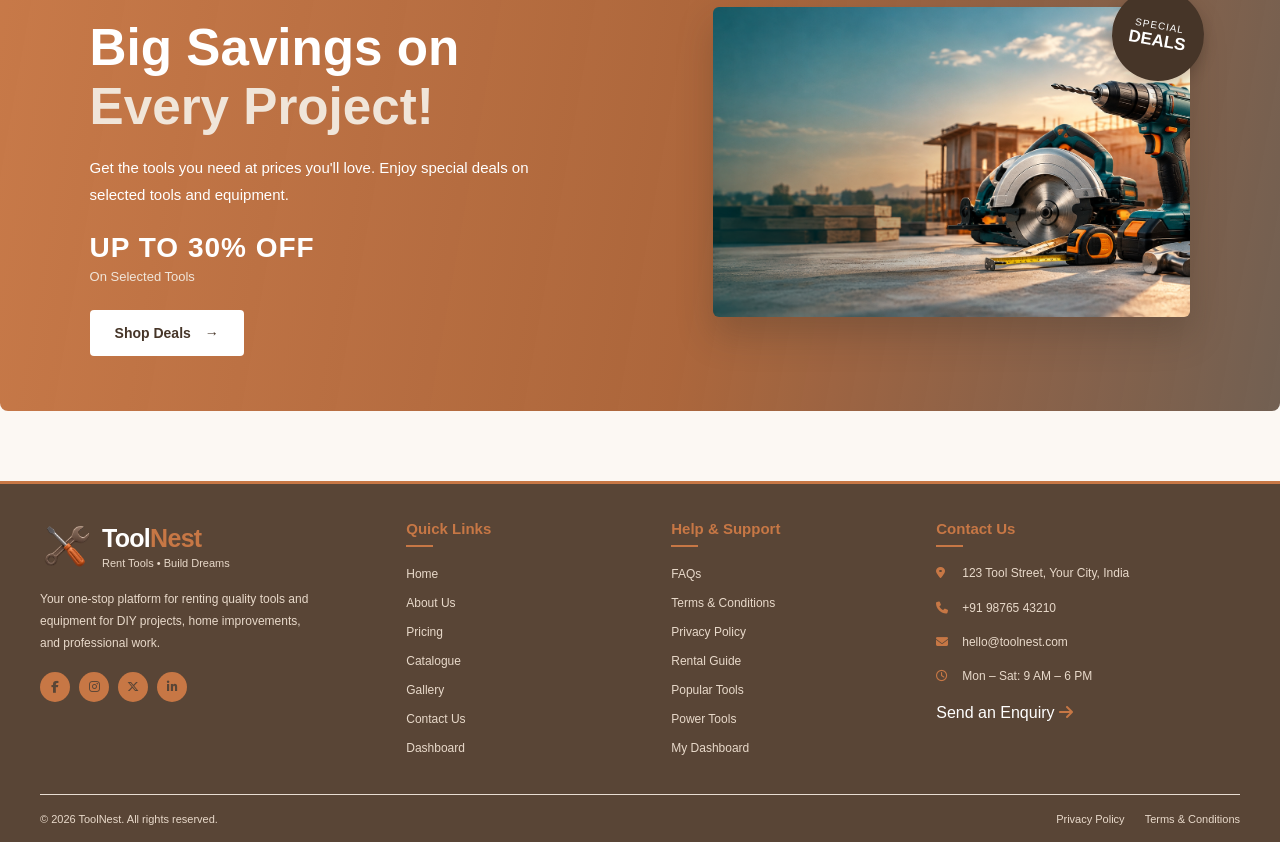
<file: home2.html>
<!DOCTYPE html>
<html lang="en">
<head>
<meta charset="UTF-8">
<meta name="viewport" content="width=device-width, initial-scale=1.0">
<title>Tool & Equipment Rental for DIY projects</title>

<link rel="stylesheet"
 href="https://cdnjs.cloudflare.com/ajax/libs/font-awesome/6.7.2/css/all.min.css">
  <link rel="preconnect" href="https://fonts.googleapis.com">
  <link rel="icon" type="image/png" href="images/logo.png">
    <link rel="preconnect" href="https://fonts.gstatic.com" crossorigin>
    <link href="https://fonts.googleapis.com/css2?family=Poppins:wght@400;500;600;700&display=swap" rel="stylesheet">
 <link rel="stylesheet" href="home2.css">
</head>

<body>

<header class="site-header">
    <nav class="navbar container">

        <!-- Logo -->
        <a href="index.html" class="logo">
            <img
                src="images/logo.png"
                alt="ToolNest Logo"
                class="logo-image"
            >

            <div class="logo-text">
                <div class="brand-name">
                    Tool<span>Nest</span>
                </div>
                <div class="tagline">
                    Rent Tools • Build Dreams
                </div>
            </div>
        </a>

        <!-- Navigation Menu -->
        <div class="nav-menu" id="navMenu">
            <ul class="nav-links">

                <!-- Home Dropdown -->
                <li class="nav-item dropdown">
                    <button
                        class="dropdown-toggle"
                        id="homeDropdown"
                        aria-expanded="false"
                        aria-controls="homeDropdownMenu"
                        type="button"
                    >
                        Home
                        <i class="fa-solid fa-chevron-down"></i>
                    </button>

                    <ul
                        class="dropdown-menu"
                        id="homeDropdownMenu"
                    >
                        <li>
                            <a href="index.html">Home 1</a>
                        </li>
                        <li>
                            <a href="home2.html">Home 2</a>
                        </li>
                    </ul>
                </li>

                <!-- Main Navigation Links -->
                <li class="nav-item">
                    <a href="about.html">About Us</a>
                </li>

                <li class="nav-item">
                    <a href="pricing.html">Pricing</a>
                </li>

                <li class="nav-item">
                    <a href="catalogue.html">Catalogue</a>
                </li>

                <li class="nav-item">
                    <a href="gallery.html">Gallery</a>
                </li>

                <li class="nav-item">
                    <a href="contact.html">Contact</a>
                </li>

                <li class="nav-item">
                    <a href="dashboard.html">Dashboard</a>
                </li>

                <!-- Login: Mobile Hamburger Menu Only -->
                <li class="nav-item mobile-login-item">
                    <a href="login.html" class="login-btn">
                        <i class="fa-solid fa-right-to-bracket"></i>
                        <span>Login</span>
                    </a>
                </li>

            </ul>
        </div>

        <!-- Header Actions -->
        <div class="nav-actions">

            <!-- RTL Toggle -->
            <button
                class="icon-btn"
                id="rtlToggle"
                type="button"
                title="Toggle RTL"
                aria-label="Toggle right-to-left layout"
            >
                <i class="fa-solid fa-right-left"></i>
            </button>

            <!-- Dark / Light Mode Toggle -->
            <button
                class="icon-btn"
                id="themeToggle"
                type="button"
                title="Toggle theme"
                aria-label="Toggle dark and light mode"
            >
                <i class="fa-solid fa-moon" id="themeIcon"></i>
            </button>

            <!-- Login: Desktop Only -->
            <a href="login.html" class="login-btn desktop-login-btn">
                <i class="fa-solid fa-right-to-bracket"></i>
                <span>Login</span>
            </a>

        </div>
        <button
            class="mobile-menu-btn"
            id="mobileMenuBtn"
            type="button"
            aria-label="Toggle navigation"
            aria-controls="navMenu"
            aria-expanded="false"
        >
            <i class="fa-solid fa-bars"></i>
        </button>

    </nav>
</header>

<section class="hero">
  <div class="hero-content">
    <p class="hero-tag">YOUR TRUSTED TOOL RENTAL STORE</p>

    <h1>
      Tools for <span>Every Project</span>
    </h1>

    <p class="hero-desc">
      Discover quality tools and reliable equipment
      for every project. Rent smart and get the job done.
    </p>

    <div class="hero-buttons">
      <a href="#products" class="btn-primary">Shop Now →</a>
      <a href="#categories" class="btn-secondary">Explore Tools</a>
    </div>
  </div>
</section>

<!-- SHOP BY CATEGORIES -->
<section class="shop-categories" id="categories">
    <div class="categories-container">

        <div class="categories-heading">
            <span class="categories-tag">EXPLORE OUR COLLECTION</span>
            <h2>Shop by <span>Categories</span></h2>
            <p>
                Find the right tools for every project, from DIY
                improvements to professional construction.
            </p>
        </div>

        <div class="categories-grid">

            <!-- Power Tools -->
            <article class="category-card">
                <div class="category-image">
                    <img
                        src="images/image2.avif"
                        alt="Power tools for DIY and construction"
                        loading="lazy"
                    >
                    <span class="category-count">01</span>
                </div>
                <div class="category-info">
                    <h3>Power Tools</h3>
                    <p>Drills, grinders, saws and more.They save time and effort compared to manual drilling tools.</p>
                    <a href="products.html?category=power-tools">
                        Explore Category <span>↗</span>
                    </a>
                </div>
            </article>

            <!-- Hand Tools -->
            <article class="category-card">
                <div class="category-image">
                    <img
                        src="images/handtools.jpg"
                        alt="Hand tools for home improvement"
                        loading="lazy"
                    >
                    <span class="category-count">02</span>
                </div>
                <div class="category-info">
                    <h3>Hand Tools</h3>
                    <p>Hammers, wrenches and tool kits.They are used for various tasks such as cutting, tightening.</p>
                    <a href="products.html?category=hand-tools">
                        Explore Category <span>↗</span>
                    </a>
                </div>
            </article>

            <!-- Construction Equipment -->
            <article class="category-card">
                <div class="category-image">
                    <img
                        src="images/image4.avif"
                        alt="Construction equipment at a worksite"
                        loading="lazy"
                    >
                    <span class="category-count">03</span>
                </div>
                <div class="category-info">
                    <h3>Construction Equipment</h3>
                    <p>Reliable equipment for bigger jobs important part of modern construction projects.</p>
                    <a href="products.html?category=construction">
                        Explore Category <span>↗</span>
                    </a>
                </div>
            </article>

            <!-- Garden Tools -->
            <article class="category-card">
                <div class="category-image">
                    <img
                        src="images/image5.avif"
                        alt="Gardening tools and garden plants"
                        loading="lazy"
                    >
                    <span class="category-count">04</span>
                </div>
                <div class="category-info">
                    <h3>Garden Tools</h3>
                    <p>Keep your garden neat and healthy.These tools make gardening easier, save time and effort.</p>
                    <a href="products.html?category=garden-tools">
                        Explore Category <span>↗</span>
                    </a>
                </div>
            </article>

        </div>
    </div>
</section>


<!-- BEST SELLERS SECTION -->
<section class="best-sellers" id="best-sellers">
    <div class="best-sellers-container">

        <div class="best-sellers-heading">
            <div>
                <span class="best-sellers-tag">CUSTOMER FAVORITES</span>
                <h2>Our <span>Best Sellers</span></h2>
                <p>Popular tools trusted by DIY enthusiasts and professionals.</p>
            </div>
        </div>

        <div class="best-sellers-grid">

            <!-- Product 1 -->
            <article class="seller-card">
                <div class="seller-image">
                    <span class="seller-sale">POPULAR</span>
                    <button class="seller-wishlist" type="button"
                        aria-label="Add cordless drill to wishlist">
                        <i class="fa-regular fa-heart"></i>
                    </button>
                    <img
                        src="images/powerdrill.jpg"
                        alt="Power drill and workshop tools"
                        loading="lazy">
                </div>

                <div class="seller-info">
                    <span class="seller-category">POWER TOOLS</span>
                    <h3>Cordless Power Drill</h3>

                    <div class="seller-rating">
                        <span>★★★★★</span>
                        <small>(4.8)</small>
                    </div>

                    <div class="seller-price">
                        <strong>₹250</strong>
                        <span>/ day</span>
                        <del>₹300</del>
                    </div>

                    <p class="seller-availability">
                        <span></span> Available for rent
                    </p>

                    <button class="seller-cart-btn" type="button"
                        data-product="Cordless Power Drill"
                        data-price="250">
                        <i class="fa-solid fa-cart-shopping"></i>
                        Add to Cart
                    </button>
                </div>
            </article>

            <!-- Product 2 -->
            <article class="seller-card">
                <div class="seller-image">
                    <span class="seller-sale">SAVE 15%</span>
                    <button class="seller-wishlist" type="button"
                        aria-label="Add angle grinder to wishlist">
                        <i class="fa-regular fa-heart"></i>
                    </button>
                    <img
                        src="images/image6.jpg"
                        alt="Hand tools and power equipment"
                        loading="lazy">
                </div>

                <div class="seller-info">
                    <span class="seller-category">POWER TOOLS</span>
                    <h3>Angle Grinder</h3>

                    <div class="seller-rating">
                        <span>★★★★★</span>
                        <small>(4.7)</small>
                    </div>

                    <div class="seller-price">
                        <strong>₹180</strong>
                        <span>/ day</span>
                        <del>₹210</del>
                    </div>

                    <p class="seller-availability">
                        <span></span> Available for rent
                    </p>

                    <button class="seller-cart-btn" type="button"
                        data-product="Angle Grinder"
                        data-price="180">
                        <i class="fa-solid fa-cart-shopping"></i>
                        Add to Cart
                    </button>
                </div>
            </article>

            <!-- Product 3 -->
            <article class="seller-card">
                <div class="seller-image">
                    <span class="seller-sale">BEST VALUE</span>
                    <button class="seller-wishlist" type="button"
                        aria-label="Add tool kit to wishlist">
                        <i class="fa-regular fa-heart"></i>
                    </button>
                    <img
                        src="images/image7.avif"
                        alt="Tool kit for repair and DIY projects"
                        loading="lazy">
                </div>

                <div class="seller-info">
                    <span class="seller-category">HAND TOOLS</span>
                    <h3>Professional Tool Kit</h3>

                    <div class="seller-rating">
                        <span>★★★★★</span>
                        <small>(4.9)</small>
                    </div>

                    <div class="seller-price">
                        <strong>₹150</strong>
                        <span>/ day</span>
                        <del>₹200</del>
                    </div>

                    <p class="seller-availability">
                        <span></span> Available for rent
                    </p>

                    <button class="seller-cart-btn" type="button"
                        data-product="Professional Tool Kit"
                        data-price="150">
                        <i class="fa-solid fa-cart-shopping"></i>
                        Add to Cart
                    </button>
                </div>
            </article>

            <!-- Product 4 -->
            <article class="seller-card">
                <div class="seller-image">
                    <span class="seller-sale">POPULAR</span>
                    <button class="seller-wishlist" type="button"
                        aria-label="Add garden tool to wishlist">
                        <i class="fa-regular fa-heart"></i>
                    </button>
                    <img
                        src="images/image5.avif"
                        alt="Garden equipment for outdoor projects"
                        loading="lazy">
                </div>

                <div class="seller-info">
                    <span class="seller-category">GARDEN TOOLS</span>
                    <h3>Garden Tool Set</h3>

                    <div class="seller-rating">
                        <span>★★★★★</span>
                        <small>(4.6)</small>
                    </div>

                    <div class="seller-price">
                        <strong>₹120</strong>
                        <span>/ day</span>
                        <del>₹150</del>
                    </div>

                    <p class="seller-availability">
                        <span></span> Available for rent
                    </p>

                    <button class="seller-cart-btn" type="button"
                        data-product="Garden Tool Set"
                        data-price="120">
                        <i class="fa-solid fa-cart-shopping"></i>
                        Add to Cart
                    </button>
                </div>
            </article>

        </div>

        <p class="seller-cart-message" id="sellerCartMessage"
            aria-live="polite"></p>

    </div>
</section>


<!-- HOW IT WORKS SECTION -->
<section class="how-it-works" id="how-it-works">
    <div class="how-container">

        <div class="how-heading">
            <span class="how-tag">SIMPLE & CONVENIENT</span>
            <h2>How It <span>Works</span></h2>
            <p>Get the right tools for your project in four simple steps.</p>
        </div>

        <div class="how-steps">

            <!-- Step 1 -->
            <div class="how-step">
                <div class="how-icon-wrap">
                    <div class="how-icon">
                        <i class="fa-solid fa-screwdriver-wrench"></i>
                    </div>
                    <span class="how-number">01</span>
                </div>
                <h3>Choose Your Tool</h3>
                <p>Browse our collection and find the perfect tool for your project.</p>
            </div>

            <!-- Step 2 -->
            <div class="how-step">
                <div class="how-icon-wrap">
                    <div class="how-icon">
                        <i class="fa-regular fa-calendar-check"></i>
                    </div>
                    <span class="how-number">02</span>
                </div>
                <h3>Select Rental Period</h3>
                <p>Choose daily or weekly rental options that suit your schedule.</p>
            </div>

            <!-- Step 3 -->
            <div class="how-step">
                <div class="how-icon-wrap">
                    <div class="how-icon">
                        <i class="fa-solid fa-truck-fast"></i>
                    </div>
                    <span class="how-number">03</span>
                </div>
                <h3>Get Delivery</h3>
                <p>Get your selected equipment delivered, ready for the job.</p>
            </div>

            <!-- Step 4 -->
            <div class="how-step">
                <div class="how-icon-wrap">
                    <div class="how-icon">
                        <i class="fa-solid fa-rotate-left"></i>
                    </div>
                    <span class="how-number">04</span>
                </div>
                <h3>Return the Tool</h3>
                <p>Return the equipment when you're finished with your project.</p>
            </div>

        </div>

        <div class="how-cta">
            <p>Ready to start your next project?</p>
            <a href="products.html" class="how-cta-btn">
                Browse Tools <i class="fa-solid fa-arrow-right"></i>
            </a>
        </div>

    </div>
</section>
<section class="special-offers">
  <div class="offer-bg"></div>

  <div class="offer-content">
    <span class="offer-label">LIMITED TIME OFFER</span>

    <h2>
      Big Savings on
      <span>Every Project!</span>
    </h2>

    <p>
      Get the tools you need at prices you'll love.
      Enjoy special deals on selected tools and equipment.
    </p>

    <div class="offer-discount">
      <strong>UP TO 30% OFF</strong>
      <span>On Selected Tools</span>
    </div>

    <a href="#deals" class="offer-btn">
      Shop Deals <span>→</span>
    </a>
  </div>

  <div class="offer-image">
    <img
      src="images/image8.png"
      alt="Professional tools and equipment"
    />
    <div class="offer-sticker">
      <span>SPECIAL</span>
      <strong>DEALS</strong>
    </div>
  </div>
</section>
<footer class="site-footer">
    <div class="container">

        <div class="footer-grid">

            <!-- Brand Section -->
            <div class="footer-brand">
                <a href="index.html" class="logo footer-logo">
                    <img src="images/logo.png"
                         alt="ToolNest Logo"
                         class="logo-image">

                    <div>
                        <div class="brand-name">Tool<span>Nest</span></div>
                        <div class="tagline">Rent Tools • Build Dreams</div>
                    </div>
                </a>

                <p>
                    Your one-stop platform for renting quality tools
                    and equipment for DIY projects, home improvements,
                    and professional work.
                </p>

                <div class="social-links">
                    <a href="https://www.facebook.com/"
                       target="_blank" rel="noopener noreferrer"
                       aria-label="Facebook">
                        <i class="fa-brands fa-facebook-f"></i>
                    </a>

                    <a href="https://www.instagram.com/"
                       target="_blank" rel="noopener noreferrer"
                       aria-label="Instagram">
                        <i class="fa-brands fa-instagram"></i>
                    </a>

                    <a href="https://x.com/"
                       target="_blank" rel="noopener noreferrer"
                       aria-label="X">
                        <i class="fa-brands fa-x-twitter"></i>
                    </a>

                    <a href="https://www.linkedin.com/"
                       target="_blank" rel="noopener noreferrer"
                       aria-label="LinkedIn">
                        <i class="fa-brands fa-linkedin-in"></i>
                    </a>
                </div>
            </div>

            <!-- Quick Links -->
            <div class="footer-column">
                <h3>Quick Links</h3>
                <ul>
                    <li><a href="index.html">Home</a></li>
                    <li><a href="about.html">About Us</a></li>
                    <li><a href="pricing.html">Pricing</a></li>
                    <li><a href="catalogue.html">Catalogue</a></li>
                    <li><a href="gallery.html">Gallery</a></li>
                    <li><a href="contact.html">Contact Us</a></li>
                    <li><a href="dashboard.html">Dashboard</a></li>
                </ul>
            </div>

            <!-- Help & Support -->
            <div class="footer-column">
                <h3>Help &amp; Support</h3>
                <ul>
                    <li><a href="contact.html#faqs">FAQs</a></li>
                    <li><a href="terms.html">Terms &amp; Conditions</a></li>
                    <li><a href="privacy.html">Privacy Policy</a></li>
                    <li><a href="rental-guide.html">Rental Guide</a></li>
                    <li><a href="catalogue.html">Popular Tools</a></li>
                    <li><a href="catalogue.html#power-tools">Power Tools</a></li>
                    <li><a href="dashboard.html">My Dashboard</a></li>
                </ul>
            </div>

            <!-- Contact Us -->
            <div class="footer-column footer-contact">
                <h3>Contact Us</h3>

                <p>
                    <i class="fa-solid fa-location-dot"></i>
                    <a href="https://www.google.com/maps"
                       target="_blank"
                       rel="noopener noreferrer">
                        123 Tool Street, Your City, India
                    </a>
                </p>

                <p>
                    <i class="fa-solid fa-phone"></i>
                    <a href="tel:+919876543210">
                        +91 98765 43210
                    </a>
                </p>

                <p>
                    <i class="fa-solid fa-envelope"></i>
                    <a href="mailto:hello@toolnest.com">
                        hello@toolnest.com
                    </a>
                </p>

                <p>
                    <i class="fa-regular fa-clock"></i>
                    <span>Mon – Sat: 9 AM – 6 PM</span>
                </p>

                <a href="contact.html" class="footer-contact-btn">
                    Send an Enquiry
                    <i class="fa-solid fa-arrow-right"></i>
                </a>
            </div>

        </div>

        <!-- Footer Bottom -->
        <div class="footer-bottom">
            <p>© 2026 ToolNest. All rights reserved.</p>

            <div class="footer-bottom-links">
                <a href="privacy.html">Privacy Policy</a>
                <a href="terms.html">Terms &amp; Conditions</a>
            </div>
        </div>

    </div>
</footer>
<script src="script.js"></script>

</body>
</html>
</file>
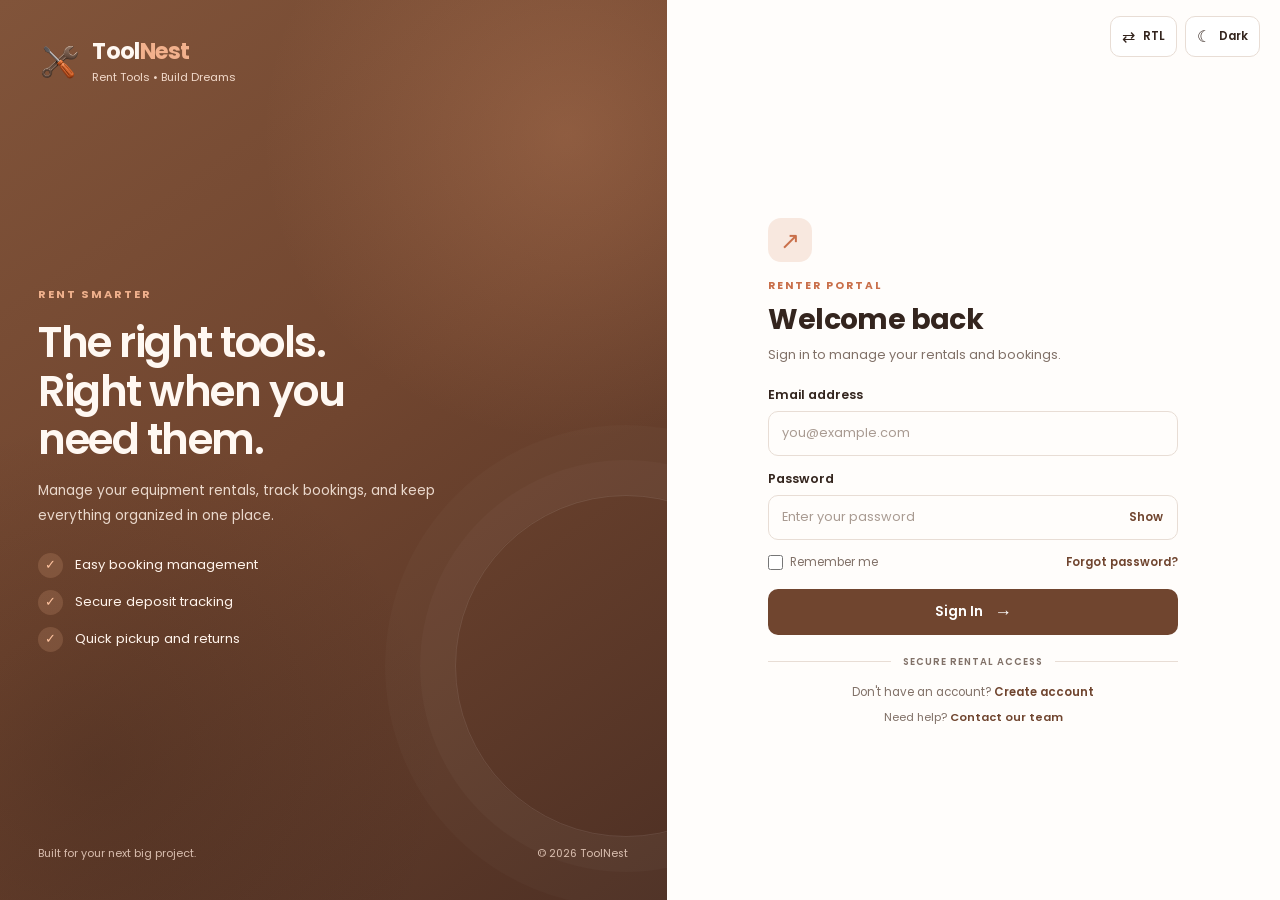
<file: login.html>
<!DOCTYPE html>
<html lang="en" dir="ltr">
<head>
  <meta charset="UTF-8">
  <meta name="viewport" content="width=device-width, initial-scale=1.0">
  <meta name="theme-color" content="#70452f">
  <title>Tool & Equipment Rental for DIY projects</title>
  <link rel="stylesheet" href="login.css">
  <link rel="preconnect" href="https://fonts.googleapis.com">
  <link rel="preconnect" href="https://fonts.gstatic.com" crossorigin>
  <link href="https://fonts.googleapis.com/css2?family=Poppins:wght@400;500;600;700&display=swap" rel="stylesheet">
  <link rel="icon" type="image/png" href="images/logo.png">
  <script src="login.js" defer></script>
</head>
<body>
  <main class="login-page">
    <section class="login-visual" aria-label="ToolNest introduction">
      <a href="index.html" class="logo">
        <img src="images/logo.png" alt="ToolNest Logo" class="logo-image" onerror="this.style.display='none'">
        <span class="logo-copy"><span class="brand-name">Tool<span>Nest</span></span><span class="tagline">Rent Tools • Build Dreams</span></span>
      </a>
      <div class="visual-content">
        <span class="eyebrow">RENT SMARTER</span>
        <h1>The right tools.<br>Right when you<br>need them.</h1>
        <p>Manage your equipment rentals, track bookings, and keep everything organized in one place.</p>
        <div class="feature-list">
          <div class="feature"><span class="feature-icon">✓</span>Easy booking management</div>
          <div class="feature"><span class="feature-icon">✓</span>Secure deposit tracking</div>
          <div class="feature"><span class="feature-icon">✓</span>Quick pickup and returns</div>
        </div>
      </div>
      <div class="visual-footer"><span>Built for your next big project.</span><span>© 2026 ToolNest</span></div>
    </section>

    <section class="login-panel" aria-label="Renter login">
      <div class="login-settings">
        <button type="button" id="rtlToggle" class="settings-btn" aria-label="Switch to right-to-left layout" aria-pressed="false" title="Switch direction"><span aria-hidden="true">⇄</span><span class="settings-label" id="directionLabel"></span></button>
        <button type="button" id="darkModeToggle" class="settings-btn" aria-label="Switch to dark mode" aria-pressed="false" title="Dark mode"><span id="themeIcon" aria-hidden="true">☾</span><span class="settings-label" id="themeLabel"></span></button>
      </div>
      <div class="mobile-brand"><span class="brand-icon">T</span><span>ToolNest</span></div>
      <div class="login-card">
        <div class="welcome-icon" aria-hidden="true">↗</div>
        <p class="small-heading">RENTER PORTAL</p>
        <h2>Welcome back</h2>
        <p class="subtitle">Sign in to manage your rentals and bookings.</p>
        <form id="loginForm" novalidate>
          <div class="form-group"><label for="email">Email address</label><input type="email" id="email" name="email" placeholder="you@example.com" autocomplete="email" required></div>
          <div class="form-group"><label for="password">Password</label><div class="password-box"><input type="password" id="password" name="password" placeholder="Enter your password" autocomplete="current-password" minlength="6" required><button type="button" id="togglePassword" class="show-password" aria-label="Show password" aria-pressed="false">Show</button></div></div>
          <div class="form-options"><label class="remember"><input type="checkbox" id="remember" name="remember"><span>Remember me</span></label><a href="#" id="forgotLink">Forgot password?</a></div>
          <button type="submit" class="login-button">Sign In <span aria-hidden="true">→</span></button>
          <p id="message" class="message" role="status" aria-live="polite"></p>
        </form>
        <div class="divider"><span>SECURE RENTAL ACCESS</span></div>
        <p class="signup-text">Don't have an account? <a href="signup.html">Create account</a></p>
        <p class="help-text">Need help? <a href="contact.html">Contact our team</a></p>
      </div>
    </section>
  </main>
</body>
</html>
</file>
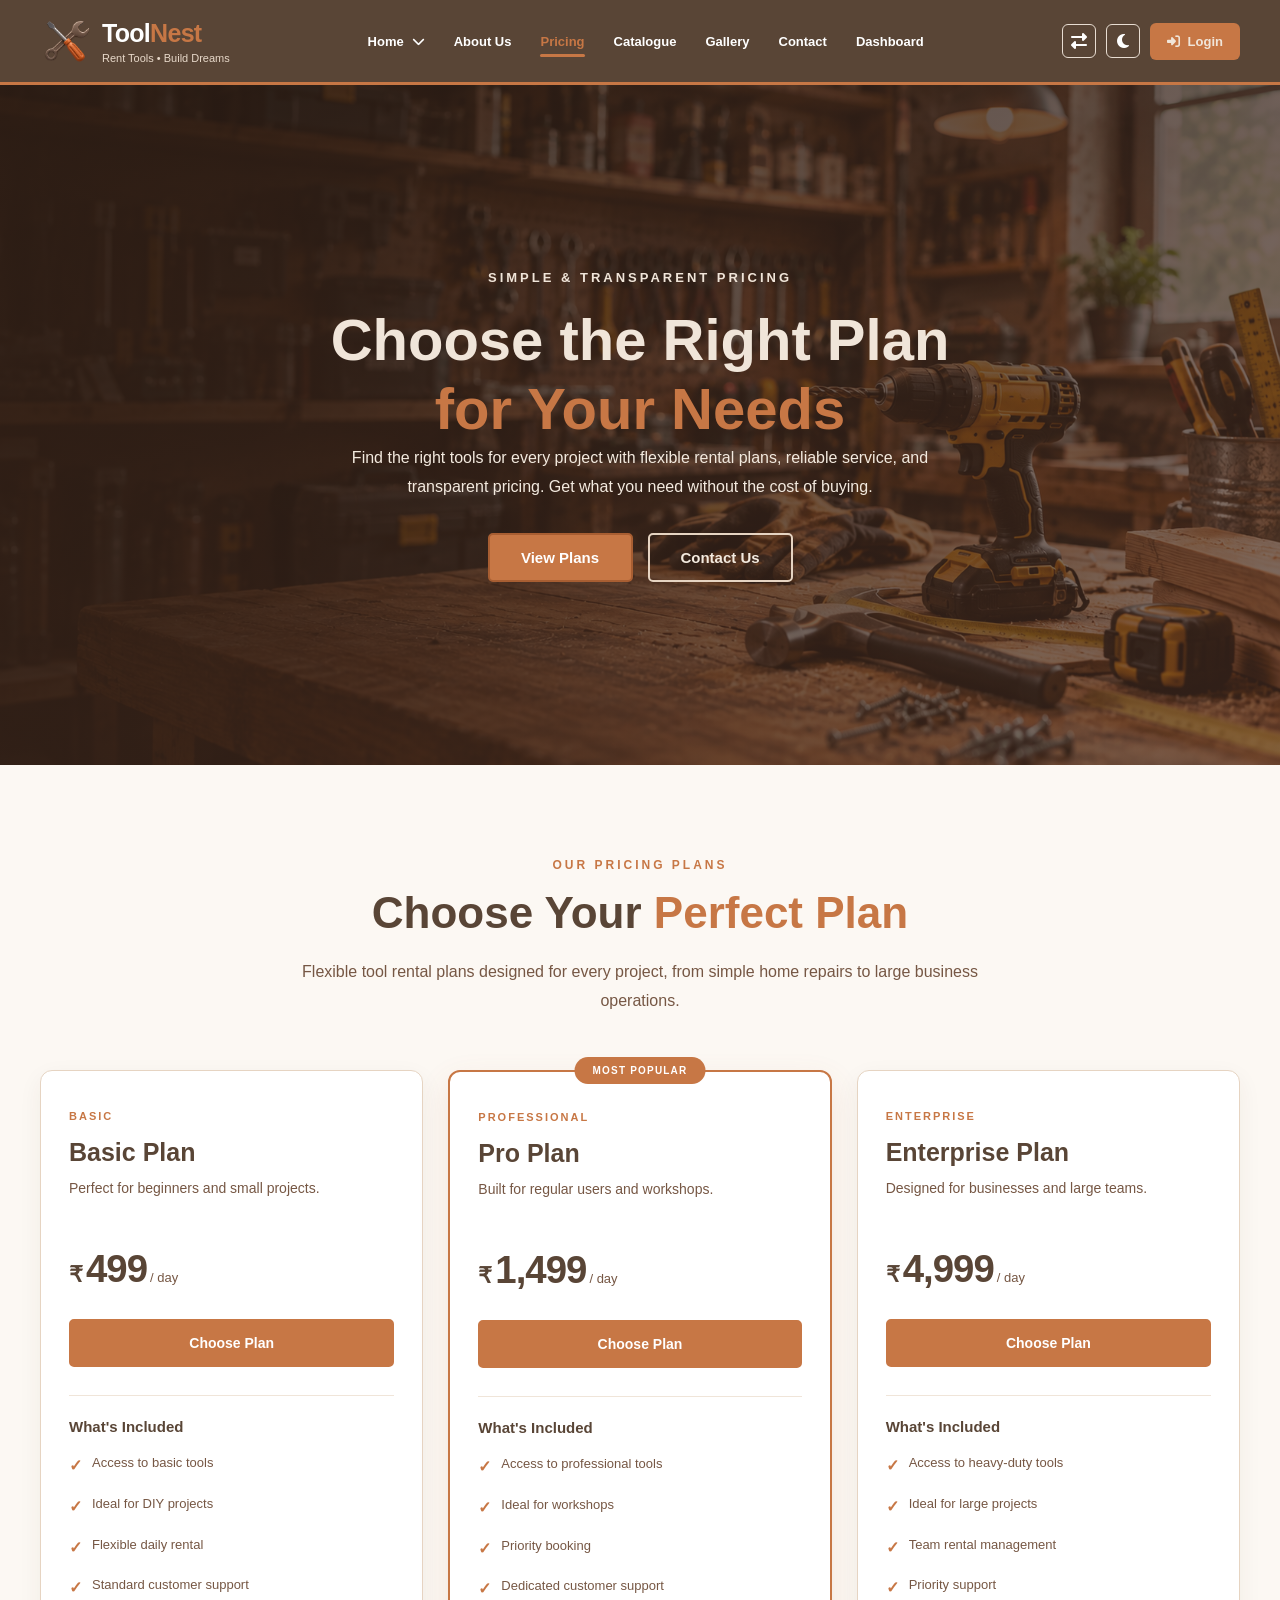
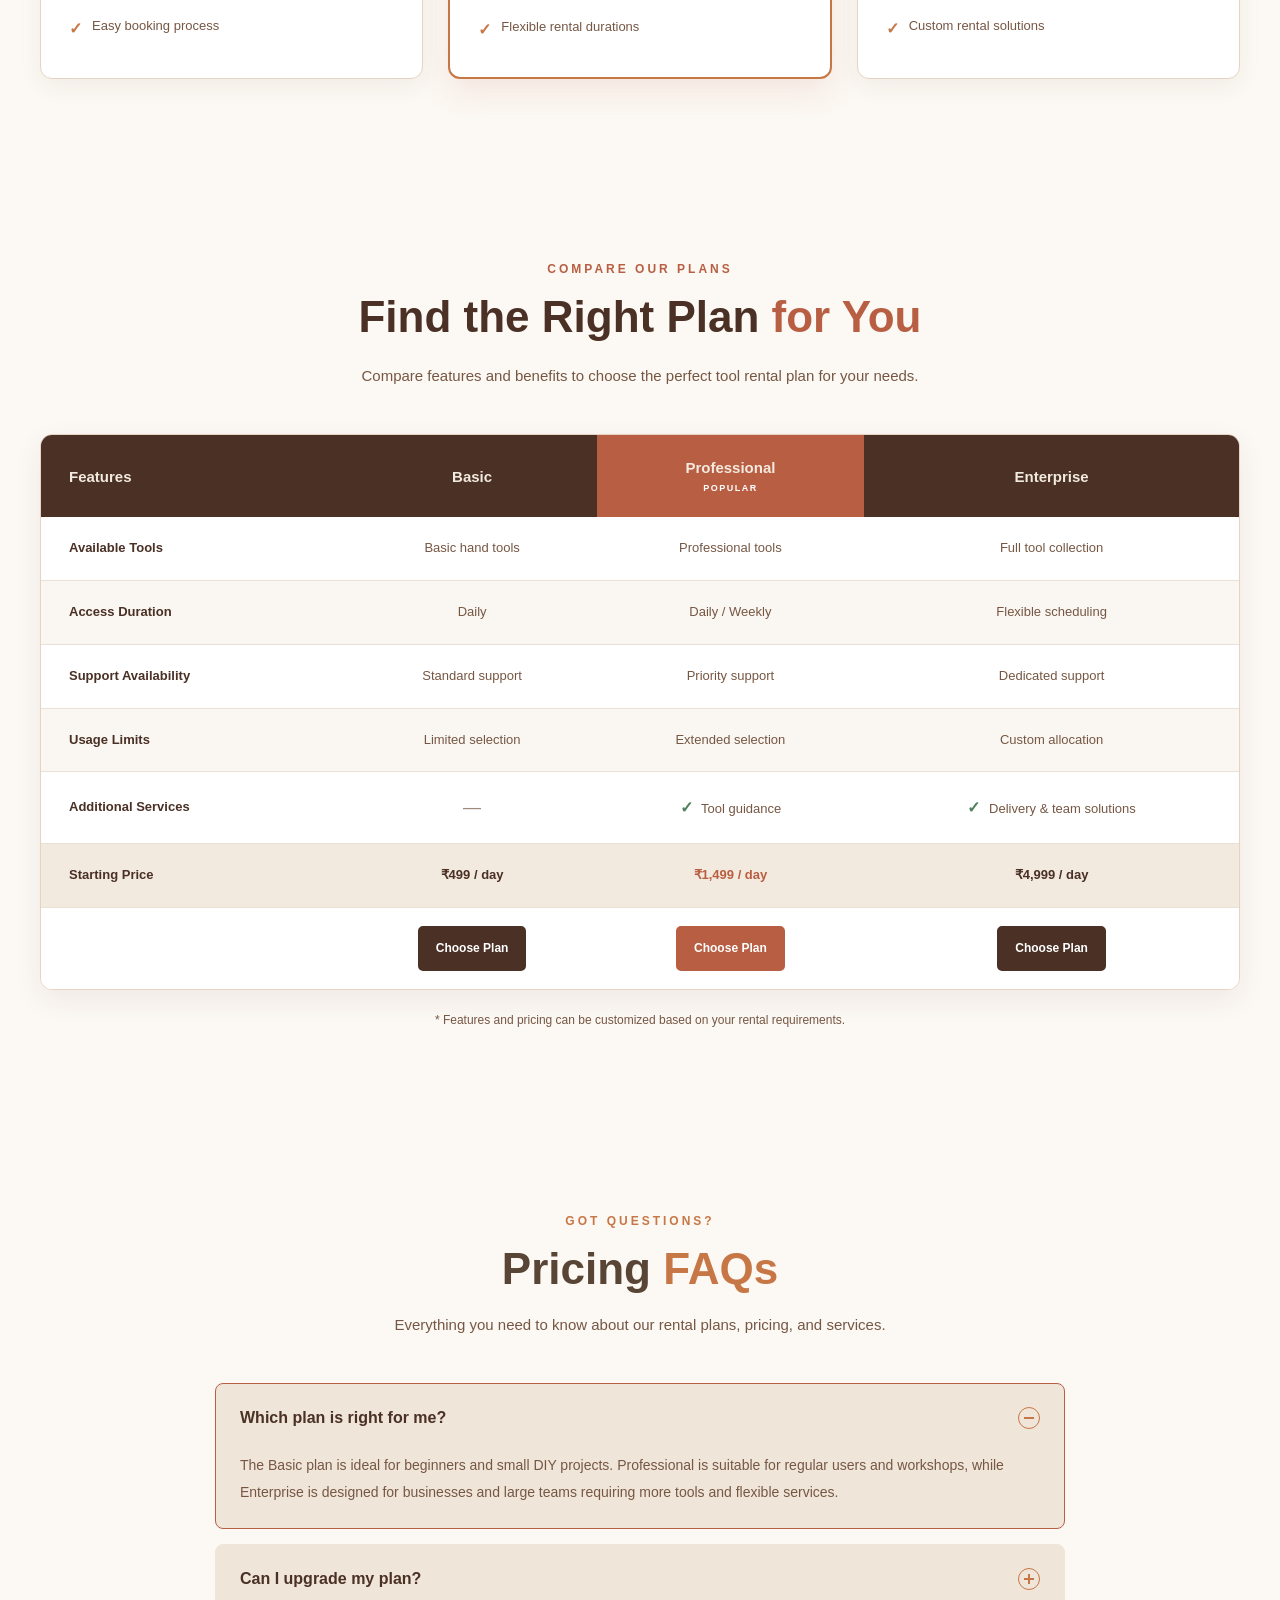
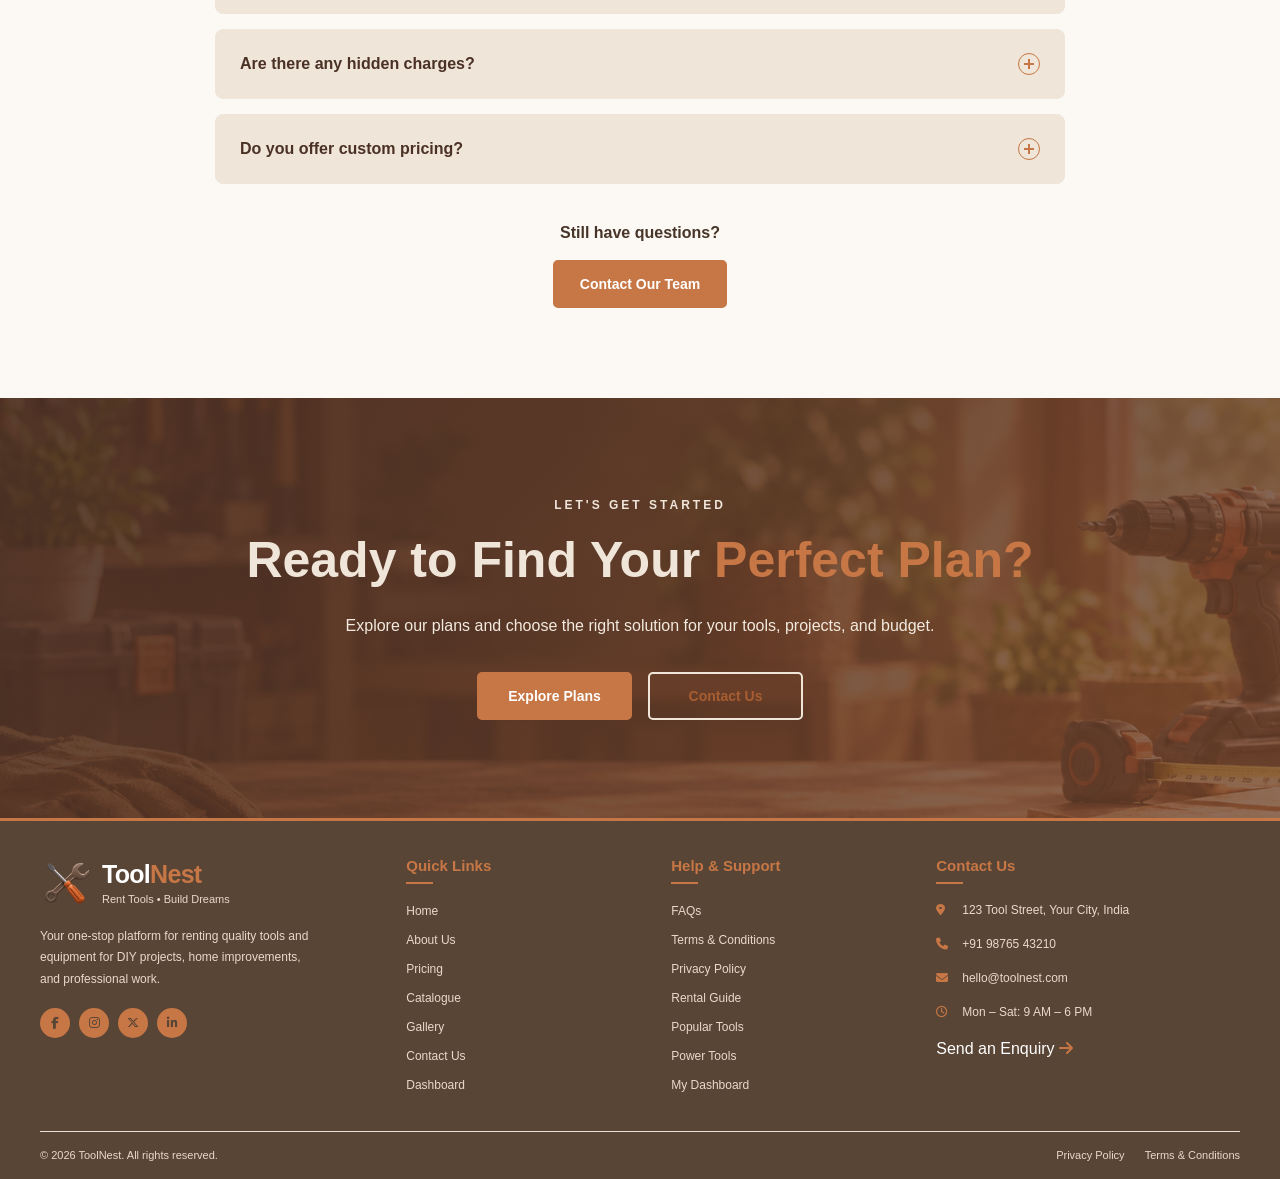
<file: pricing.html>
<!DOCTYPE html>
<html lang="en">
<head>
<meta charset="UTF-8">
<meta name="viewport" content="width=device-width, initial-scale=1.0">
<title>Tool & Equipment Rental for DIY projects</title>
<link rel="stylesheet"
href="https://cdnjs.cloudflare.com/ajax/libs/font-awesome/6.7.2/css/all.min.css">
 <link rel="preconnect" href="https://fonts.googleapis.com">
 <link rel="icon" type="image/png" href="images/logo.png">
    <link rel="preconnect" href="https://fonts.gstatic.com" crossorigin>
    <link href="https://fonts.googleapis.com/css2?family=Poppins:wght@400;500;600;700&display=swap" rel="stylesheet">
 <link rel="stylesheet" href="pricing.css">


</head>

<body>

<header class="site-header">
    <nav class="navbar container">

        <!-- Logo -->
        <a href="index.html" class="logo">
            <img
                src="images/logo.png"
                alt="ToolNest Logo"
                class="logo-image"
            >

            <div class="logo-text">
                <div class="brand-name">
                    Tool<span>Nest</span>
                </div>
                <div class="tagline">
                    Rent Tools • Build Dreams
                </div>
            </div>
        </a>

        <!-- Navigation Menu -->
        <div class="nav-menu" id="navMenu">
            <ul class="nav-links">

                <!-- Home Dropdown -->
                <li class="nav-item dropdown">
                    <button
                        class="dropdown-toggle"
                        id="homeDropdown"
                        aria-expanded="false"
                        aria-controls="homeDropdownMenu"
                        type="button"
                    >
                        Home
                        <i class="fa-solid fa-chevron-down"></i>
                    </button>

                    <ul
                        class="dropdown-menu"
                        id="homeDropdownMenu"
                    >
                        <li>
                            <a href="index.html">Home 1</a>
                        </li>
                        <li>
                            <a href="home2.html">Home 2</a>
                        </li>
                    </ul>
                </li>

                <!-- Main Navigation Links -->
                <li class="nav-item">
                    <a href="about.html">About Us</a>
                </li>

                <li class="nav-item">
                    <a href="pricing.html">Pricing</a>
                </li>

                <li class="nav-item">
                    <a href="catalogue.html">Catalogue</a>
                </li>

                <li class="nav-item">
                    <a href="gallery.html">Gallery</a>
                </li>

                <li class="nav-item">
                    <a href="contact.html">Contact</a>
                </li>

                <li class="nav-item">
                    <a href="dashboard.html">Dashboard</a>
                </li>

                <!-- Login: Mobile Hamburger Menu Only -->
                <li class="nav-item mobile-login-item">
                    <a href="login.html" class="login-btn">
                        <i class="fa-solid fa-right-to-bracket"></i>
                        <span>Login</span>
                    </a>
                </li>

            </ul>
        </div>

        <!-- Header Actions -->
        <div class="nav-actions">

            <!-- RTL Toggle -->
            <button
                class="icon-btn"
                id="rtlToggle"
                type="button"
                title="Toggle RTL"
                aria-label="Toggle right-to-left layout"
            >
                <i class="fa-solid fa-right-left"></i>
            </button>

            <!-- Dark / Light Mode Toggle -->
            <button
                class="icon-btn"
                id="themeToggle"
                type="button"
                title="Toggle theme"
                aria-label="Toggle dark and light mode"
            >
                <i class="fa-solid fa-moon" id="themeIcon"></i>
            </button>

            <!-- Login: Desktop Only -->
            <a href="login.html" class="login-btn desktop-login-btn">
                <i class="fa-solid fa-right-to-bracket"></i>
                <span>Login</span>
            </a>

        </div>

        <!-- Mobile Hamburger Button -->
        <button
            class="mobile-menu-btn"
            id="mobileMenuBtn"
            type="button"
            aria-label="Toggle navigation"
            aria-controls="navMenu"
            aria-expanded="false"
        >
            <i class="fa-solid fa-bars"></i>
        </button>

    </nav>
</header>

<section class="pricing-hero">
  <div class="pricing-overlay"></div>

  <div class="pricing-content">
    <span class="pricing-tagline">
      SIMPLE &amp; TRANSPARENT PRICING
    </span>
<h1>
  Choose the Right Plan
  <span>for Your Needs</span>
</h1>

    <p>
      Find the right tools for every project with flexible rental
      plans, reliable service, and transparent pricing. Get what
      you need without the cost of buying.
    </p>

    <div class="pricing-buttons">
      <a href="#pricing-plans" class="pricing-btn primary-btn">
        View Plans
      </a>

      <a href="contact.html" class="pricing-btn secondary-btn">
        Contact Us
      </a>
    </div>
  </div>
</section>

<section class="pricing-plans" id="pricing-plans">
  <div class="plans-container">

    <div class="plans-header">
      <span class="plans-tagline">OUR PRICING PLANS</span>
      <h2>Choose Your <span>Perfect Plan</span></h2>
      <p>
        Flexible tool rental plans designed for every project,
        from simple home repairs to large business operations.
      </p>
    </div>

    <div class="plans-grid">

      <!-- Basic Plan -->
      <div class="plan-card">
        <div class="plan-top">
          <span class="plan-label">BASIC</span>
          <h3>Basic Plan</h3>
          <p class="plan-description">
            Perfect for beginners and small projects.
          </p>

          <div class="plan-price">
            <span class="currency">₹</span>
            <span class="amount">499</span>
            <span class="period">/ day</span>
          </div>
        </div>

        <a href="#contact" class="choose-plan">Choose Plan</a>

        <div class="plan-divider"></div>

        <h4>What's Included</h4>
        <ul class="plan-features">
          <li><span>✓</span> Access to basic tools</li>
          <li><span>✓</span> Ideal for DIY projects</li>
          <li><span>✓</span> Flexible daily rental</li>
          <li><span>✓</span> Standard customer support</li>
          <li><span>✓</span> Easy booking process</li>
        </ul>
      </div>

      <!-- Professional Plan -->
      <div class="plan-card featured-plan">
        <div class="popular-badge">MOST POPULAR</div>

        <div class="plan-top">
          <span class="plan-label">PROFESSIONAL</span>
          <h3>Pro Plan</h3>
          <p class="plan-description">
            Built for regular users and workshops.
          </p>

          <div class="plan-price">
            <span class="currency">₹</span>
            <span class="amount">1,499</span>
            <span class="period">/ day</span>
          </div>
        </div>

        <a href="#contact" class="choose-plan featured-button">
          Choose Plan
        </a>

        <div class="plan-divider"></div>

        <h4>What's Included</h4>
        <ul class="plan-features">
          <li><span>✓</span> Access to professional tools</li>
          <li><span>✓</span> Ideal for workshops</li>
          <li><span>✓</span> Priority booking</li>
          <li><span>✓</span> Dedicated customer support</li>
          <li><span>✓</span> Flexible rental durations</li>
        </ul>
      </div>

      <!-- Enterprise Plan -->
      <div class="plan-card">
        <div class="plan-top">
          <span class="plan-label">ENTERPRISE</span>
          <h3>Enterprise Plan</h3>
          <p class="plan-description">
            Designed for businesses and large teams.
          </p>

          <div class="plan-price">
            <span class="currency">₹</span>
            <span class="amount">4,999</span>
            <span class="period">/ day</span>
          </div>
        </div>

        <a href="#contact" class="choose-plan">Choose Plan</a>

        <div class="plan-divider"></div>

        <h4>What's Included</h4>
        <ul class="plan-features">
          <li><span>✓</span> Access to heavy-duty tools</li>
          <li><span>✓</span> Ideal for large projects</li>
          <li><span>✓</span> Team rental management</li>
          <li><span>✓</span> Priority support</li>
          <li><span>✓</span> Custom rental solutions</li>
        </ul>
      </div>

    </div>
  </div>
</section>
<section class="comparison-section" id="plan-comparison">
  <div class="comparison-container">

    <!-- Section Heading -->
    <div class="comparison-header">
      <span class="comparison-tagline">COMPARE OUR PLANS</span>

      <h2>Find the Right Plan <span>for You</span></h2>

      <p>
        Compare features and benefits to choose the perfect
        tool rental plan for your needs.
      </p>
    </div>
    <div class="comparison-table-wrapper">
      <table class="comparison-table">

        <thead>
          <tr>
            <th class="feature-heading">Features</th>
            <th>Basic</th>
            <th class="professional-heading">
              Professional
              <span class="table-popular">POPULAR</span>
            </th>
            <th>Enterprise</th>
          </tr>
        </thead>

        <tbody>
          <tr>
            <td class="feature-name">Available Tools</td>
            <td>Basic hand tools</td>
            <td>Professional tools</td>
            <td>Full tool collection</td>
          </tr>

          <tr>
            <td class="feature-name">Access Duration</td>
            <td>Daily</td>
            <td>Daily / Weekly</td>
            <td>Flexible scheduling</td>
          </tr>

          <tr>
            <td class="feature-name">Support Availability</td>
            <td>Standard support</td>
            <td>Priority support</td>
            <td>Dedicated support</td>
          </tr>

          <tr>
            <td class="feature-name">Usage Limits</td>
            <td>Limited selection</td>
            <td>Extended selection</td>
            <td>Custom allocation</td>
          </tr>

          <tr>
            <td class="feature-name">Additional Services</td>
            <td>
              <span class="compare-no">—</span>
            </td>
            <td>
              <span class="compare-yes">✓</span>
              Tool guidance
            </td>
            <td>
              <span class="compare-yes">✓</span>
              Delivery &amp; team solutions
            </td>
          </tr>

          <tr class="comparison-price-row">
            <td class="feature-name">Starting Price</td>
            <td>₹499 / day</td>
            <td>₹1,499 / day</td>
            <td>₹4,999 / day</td>
          </tr>

          <tr class="comparison-action-row">
            <td></td>
            <td>
              <a href="#pricing-plans" class="compare-btn">
                Choose Plan
              </a>
            </td>
            <td>
              <a href="#pricing-plans" class="compare-btn compare-btn-featured">
                Choose Plan
              </a>
            </td>
            <td>
              <a href="#pricing-plans" class="compare-btn">
                Choose Plan
              </a>
            </td>
          </tr>
        </tbody>

      </table>
    </div>

    <p class="comparison-note">
      * Features and pricing can be customized based on your rental requirements.
    </p>

  </div>
</section>

<section class="pricing-faq" id="pricing-faq">
  <div class="faq-container">

    <div class="faq-header">
      <span class="faq-tagline">GOT QUESTIONS?</span>

      <h2>Pricing <span>FAQs</span></h2>

      <p>
        Everything you need to know about our rental plans,
        pricing, and services.
      </p>
    </div>

    <div class="faq-list">

      <details class="faq-item" open>
        <summary>
          <span>Which plan is right for me?</span>
          <span class="faq-icon"></span>
        </summary>
        <div class="faq-answer">
          <p>
            The Basic plan is ideal for beginners and small DIY
            projects. Professional is suitable for regular users
            and workshops, while Enterprise is designed for
            businesses and large teams requiring more tools
            and flexible services.
          </p>
        </div>
      </details>

      <details class="faq-item">
        <summary>
          <span>Can I upgrade my plan?</span>
          <span class="faq-icon"></span>
        </summary>
        <div class="faq-answer">
          <p>
            Yes! You can request an upgrade whenever your project
            requires additional tools or services. Contact our
            team to check availability and any applicable price
            differences.
          </p>
        </div>
      </details>

      <details class="faq-item">
        <summary>
          <span>Are there any hidden charges?</span>
          <span class="faq-icon"></span>
        </summary>
        <div class="faq-answer">
          <p>
            We aim to keep our pricing transparent. Any applicable
            delivery fees, refundable deposits, late-return fees,
            or damage charges should be communicated before
            confirming your rental.
          </p>
        </div>
      </details>

      <details class="faq-item">
        <summary>
          <span>Do you offer custom pricing?</span>
          <span class="faq-icon"></span>
        </summary>
        <div class="faq-answer">
          <p>
            Yes, custom quotes can be requested for businesses,
            large teams, bulk tool rentals, and long-term projects.
            Contact us with your requirements to discuss a suitable
            rental solution.
          </p>
        </div>
      </details>

    </div>

    <div class="faq-contact">
      <p>Still have questions?</p>
      <a href="contact.html" class="faq-contact-btn">
        Contact Our Team
      </a>
    </div>

  </div>
</section>

<section class="final-cta" id="final-cta">
  <div class="final-cta-overlay"></div>

  <div class="final-cta-content">
    <span class="final-cta-tagline">LET'S GET STARTED</span>

    <h2>
      Ready to Find Your
      <span>Perfect Plan?</span>
    </h2>

    <p>
      Explore our plans and choose the right solution
      for your tools, projects, and budget.
    </p>

    <div class="final-cta-buttons">
      <a href="#pricing-plans" class="final-cta-btn cta-primary">
        Explore Plans
      </a>

      <a href="contact.html" class="final-cta-btn cta-secondary">
        Contact Us
      </a>
    </div>
  </div>
</section>
<footer class="site-footer">
    <div class="container">

        <div class="footer-grid">

            <!-- Brand Section -->
            <div class="footer-brand">
                <a href="index.html" class="logo footer-logo">
                    <img src="images/logo.png"
                         alt="ToolNest Logo"
                         class="logo-image">

                    <div>
                        <div class="brand-name">Tool<span>Nest</span></div>
                        <div class="tagline">Rent Tools • Build Dreams</div>
                    </div>
                </a>

                <p>
                    Your one-stop platform for renting quality tools
                    and equipment for DIY projects, home improvements,
                    and professional work.
                </p>

                <div class="social-links">
                    <a href="https://www.facebook.com/"
                       target="_blank" rel="noopener noreferrer"
                       aria-label="Facebook">
                        <i class="fa-brands fa-facebook-f"></i>
                    </a>

                    <a href="https://www.instagram.com/"
                       target="_blank" rel="noopener noreferrer"
                       aria-label="Instagram">
                        <i class="fa-brands fa-instagram"></i>
                    </a>

                    <a href="https://x.com/"
                       target="_blank" rel="noopener noreferrer"
                       aria-label="X">
                        <i class="fa-brands fa-x-twitter"></i>
                    </a>

                    <a href="https://www.linkedin.com/"
                       target="_blank" rel="noopener noreferrer"
                       aria-label="LinkedIn">
                        <i class="fa-brands fa-linkedin-in"></i>
                    </a>
                </div>
            </div>

            <!-- Quick Links -->
            <div class="footer-column">
                <h3>Quick Links</h3>
                <ul>
                    <li><a href="index.html">Home</a></li>
                    <li><a href="about.html">About Us</a></li>
                    <li><a href="pricing.html">Pricing</a></li>
                    <li><a href="catalogue.html">Catalogue</a></li>
                    <li><a href="gallery.html">Gallery</a></li>
                    <li><a href="contact.html">Contact Us</a></li>
                    <li><a href="dashboard.html">Dashboard</a></li>
                </ul>
            </div>

            <!-- Help & Support -->
            <div class="footer-column">
                <h3>Help &amp; Support</h3>
                <ul>
                    <li><a href="contact.html#faqs">FAQs</a></li>
                    <li><a href="terms.html">Terms &amp; Conditions</a></li>
                    <li><a href="privacy.html">Privacy Policy</a></li>
                    <li><a href="rental-guide.html">Rental Guide</a></li>
                    <li><a href="catalogue.html">Popular Tools</a></li>
                    <li><a href="catalogue.html#power-tools">Power Tools</a></li>
                    <li><a href="dashboard.html">My Dashboard</a></li>
                </ul>
            </div>

            <!-- Contact Us -->
            <div class="footer-column footer-contact">
                <h3>Contact Us</h3>

                <p>
                    <i class="fa-solid fa-location-dot"></i>
                    <a href="https://www.google.com/maps"
                       target="_blank"
                       rel="noopener noreferrer">
                        123 Tool Street, Your City, India
                    </a>
                </p>

                <p>
                    <i class="fa-solid fa-phone"></i>
                    <a href="tel:+919876543210">
                        +91 98765 43210
                    </a>
                </p>

                <p>
                    <i class="fa-solid fa-envelope"></i>
                    <a href="mailto:hello@toolnest.com">
                        hello@toolnest.com
                    </a>
                </p>

                <p>
                    <i class="fa-regular fa-clock"></i>
                    <span>Mon – Sat: 9 AM – 6 PM</span>
                </p>

                <a href="contact.html" class="footer-contact-btn">
                    Send an Enquiry
                    <i class="fa-solid fa-arrow-right"></i>
                </a>
            </div>

        </div>

        <!-- Footer Bottom -->
        <div class="footer-bottom">
            <p>© 2026 ToolNest. All rights reserved.</p>

            <div class="footer-bottom-links">
                <a href="privacy.html">Privacy Policy</a>
                <a href="terms.html">Terms &amp; Conditions</a>
            </div>
        </div>

    </div>
</footer>
<script src="script.js"></script>

</body>
</html>
</file>
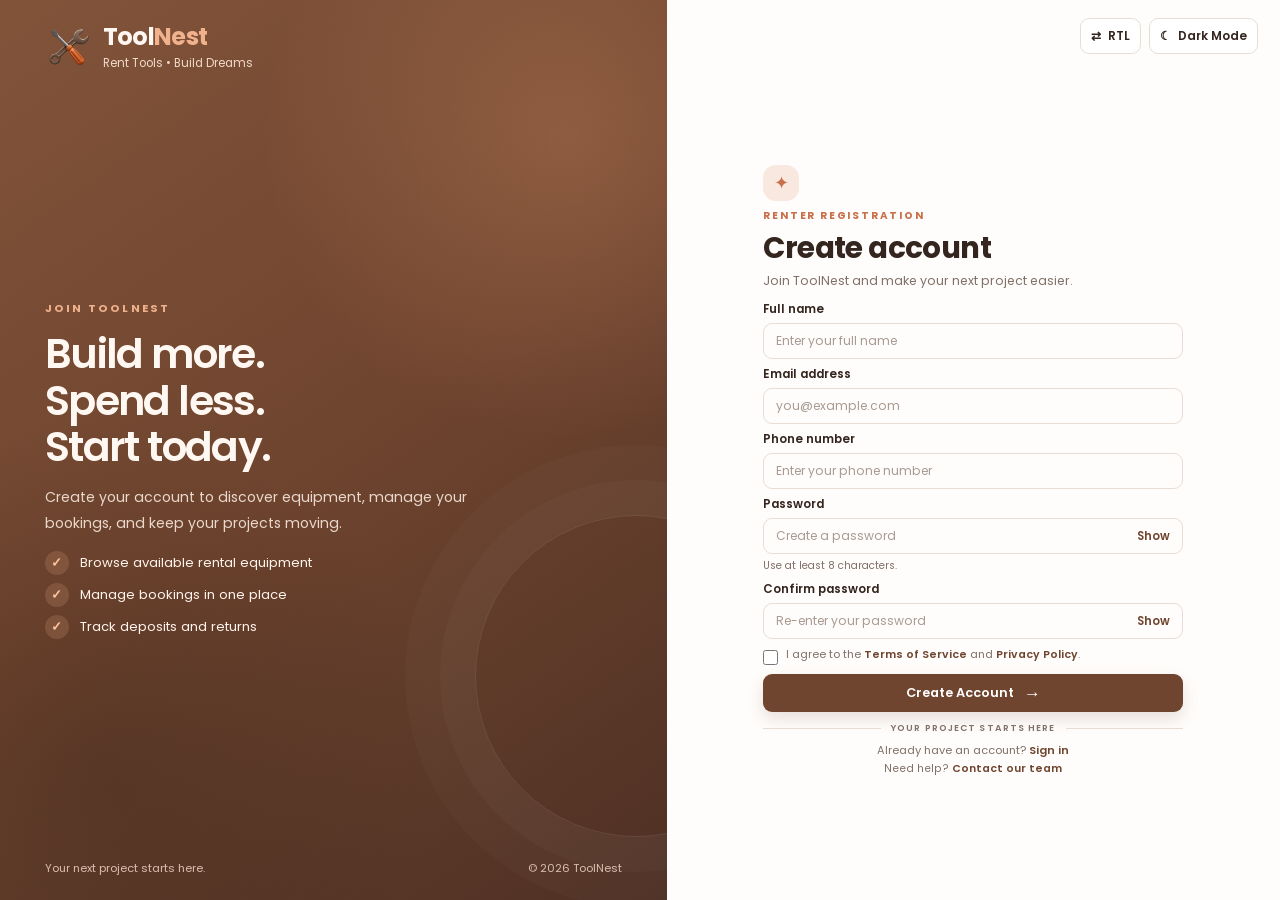
<file: signup.html>
<!DOCTYPE html>
<html lang="en" dir="ltr">
<head>
  <meta charset="UTF-8">
  <meta name="viewport" content="width=device-width, initial-scale=1.0">
  <meta name="theme-color" content="#70452f">
  <title>Tool & Equipment Rental for DIY projects</title>
  <link rel="preconnect" href="https://fonts.googleapis.com">
  <link rel="preconnect" href="https://fonts.gstatic.com" crossorigin>
  <link href="https://fonts.googleapis.com/css2?family=Poppins:wght@400;500;600;700&display=swap" rel="stylesheet">
  <link rel="icon" type="image/png" href="images/logo.png">
  <link rel="stylesheet" href="signup.css">
  <script src="signup.js" defer></script>
</head>
<body>
  <main class="signup-page">
    <section class="signup-visual" aria-label="ToolNest introduction">
      <a href="index.html" class="logo">
        <img src="images/logo.png" alt="ToolNest Logo" class="logo-image" onerror="this.style.display='none'">
        <span class="logo-copy">
          <span class="brand-name">Tool<span>Nest</span></span>
          <span class="tagline">Rent Tools • Build Dreams</span>
        </span>
      </a>

      <div class="visual-content">
        <span class="eyebrow">JOIN TOOLNEST</span>
        <h1>Build more.<br>Spend less.<br>Start today.</h1>
        <p>Create your account to discover equipment, manage your bookings, and keep your projects moving.</p>
        <div class="feature-list">
          <div class="feature"><span class="feature-icon">✓</span><span>Browse available rental equipment</span></div>
          <div class="feature"><span class="feature-icon">✓</span><span>Manage bookings in one place</span></div>
          <div class="feature"><span class="feature-icon">✓</span><span>Track deposits and returns</span></div>
        </div>
      </div>

      <div class="visual-footer">
        <span>Your next project starts here.</span>
        <span>© 2026 ToolNest</span>
      </div>
    </section>

    <section class="signup-panel" aria-label="Create a ToolNest account">
      <div class="signup-settings">
        <button type="button" id="rtlToggle" class="settings-btn" aria-label="Switch to right-to-left layout" aria-pressed="false">
          <span aria-hidden="true">⇄</span><span id="directionText">RTL</span>
        </button>
        <button type="button" id="darkModeToggle" class="settings-btn" aria-label="Switch to dark mode" aria-pressed="false">
          <span id="themeIcon" aria-hidden="true">☾</span><span id="themeText">Dark Mode</span>
        </button>
      </div>

      <div class="mobile-brand">
        <span class="brand-icon">T</span><span>ToolNest</span>
      </div>

      <div class="signup-card">
        <div class="welcome-icon" aria-hidden="true">✦</div>
        <p class="small-heading">RENTER REGISTRATION</p>
        <h2>Create account</h2>
        <p class="subtitle">Join ToolNest and make your next project easier.</p>

        <form id="signupForm" novalidate>
          <div class="form-group">
            <label for="fullName">Full name</label>
            <input type="text" id="fullName" name="fullName" placeholder="Enter your full name" autocomplete="name" minlength="2" required>
          </div>

          <div class="form-group">
            <label for="email">Email address</label>
            <input type="email" id="email" name="email" placeholder="you@example.com" autocomplete="email" required>
          </div>

          <div class="form-group">
            <label for="phone">Phone number</label>
            <input type="tel" id="phone" name="phone" placeholder="Enter your phone number" autocomplete="tel" inputmode="tel" required>
          </div>

          <div class="form-group">
            <label for="password">Password</label>
            <div class="password-box">
              <input type="password" id="password" name="password" placeholder="Create a password" autocomplete="new-password" minlength="8" required>
              <button type="button" class="show-password" data-target="password" aria-label="Show password" aria-pressed="false">Show</button>
            </div>
            <small class="field-hint">Use at least 8 characters.</small>
          </div>

          <div class="form-group">
            <label for="confirmPassword">Confirm password</label>
            <div class="password-box">
              <input type="password" id="confirmPassword" name="confirmPassword" placeholder="Re-enter your password" autocomplete="new-password" minlength="8" required>
              <button type="button" class="show-password" data-target="confirmPassword" aria-label="Show confirm password" aria-pressed="false">Show</button>
            </div>
          </div>

          <label class="terms-label" for="terms">
            <input type="checkbox" id="terms" name="terms" required>
            <span>I agree to the <a href="terms.html">Terms of Service</a> and <a href="privacy.html">Privacy Policy</a>.</span>
          </label>

          <button type="submit" class="signup-button">
            <span>Create Account</span><span class="submit-arrow" aria-hidden="true">→</span>
          </button>
          <p id="message" class="message" role="status" aria-live="polite"></p>
        </form>

        <div class="divider"><span>YOUR PROJECT STARTS HERE</span></div>
        <p class="login-text">Already have an account? <a href="login.html">Sign in</a></p>
        <p class="help-text">Need help? <a href="contact.html">Contact our team</a></p>
      </div>
    </section>
  </main>
</body>
</html>
</file>
<file: index.css>
:root {
    --primary: #594536;
    --primary-dark: #463528;
    --primary-light: #F0E5D9;
    --secondary: #C77745;
    --secondary-dark: #A85E32;
    --secondary-light: #F5E8DC;
    --background: #FCF8F3;
    --surface: #FFFFFF;
    --surface-muted: #F6EEE6;
    --heading: #342B25;
    --body-text: #796B60;
    --white: #FFFFFF;
    --text: #FFFFFF;
    --border: #E8DDD2;
    --navy: var(--primary);
    --navy-light: var(--primary-dark);
    --yellow: var(--secondary);
}

* {
    margin: 0;
    padding: 0;
    box-sizing: border-box;
}

body {
    font-family: Arial, Helvetica, sans-serif;
    background: var(--background);
    color: var(--body-text);
    transition: .25s;
}

a {
    text-decoration: none;
    color: inherit;
}

button {
    font: inherit;
    cursor: pointer;
}

.container {
    width: min(1200px, 94%);
    margin: auto;
}
.site-header {
    background: var(--navy);
    color: var(--text);
    border-bottom: 3px solid var(--yellow);
    position: sticky;
    top: 0;
    z-index: 1000;
    width: 100%;
}

.navbar {
    min-height: 82px;
    display: flex;
    align-items: center;
    justify-content: space-between;
    gap: 22px;
}
.logo {
    display: flex;
    align-items: center;
    gap: 10px;
    flex-shrink: 0;
}

.logo-image {
    width: 52px;
    height: 52px;
    object-fit: contain;
}

.brand-name {
    font-size: 25px;
    font-weight: 800;
    letter-spacing: -.7px;
    white-space: nowrap;
}

.brand-name span {
    color: var(--secondary);
}

.tagline {
    font-size: 11px;
    margin-top: 4px;
    color: var(--primary-light);
    white-space: nowrap;
}
.nav-menu {
    display: flex;
    align-items: center;
}

.nav-links {
    display: flex;
    align-items: center;
    gap: 5px;
    list-style: none;
}

.nav-item {
    position: relative;
}

.nav-item > a,
.dropdown-toggle {
    display: flex;
    align-items: center;
    gap: 8px;
    padding: 11px 12px;
    border: 0;
    border-radius: 6px;
    color: var(--text);
    background: transparent;
    font-size: 13px;
    font-weight: 600;
    white-space: nowrap;
    transition: .2s;
}

.nav-item > a:hover,
.dropdown-toggle:hover,
.dropdown-toggle[aria-expanded="true"] {
    background: var(--yellow);
    color: var(--navy);
}

.dropdown-menu {
    display: none;
    position: absolute;
    top: calc(100% + 9px);
    left: 0;
    min-width: 155px;
    padding: 7px;
    background: var(--navy-light);
    border: 1px solid var(--border);
    border-radius: 8px;
    list-style: none;
    box-shadow: 0 10px 25px #0003;
}

.dropdown-menu.show {
    display: block;
}

.dropdown-menu a {
    display: block;
    padding: 10px 12px;
    font-size: 13px;
    border-radius: 5px;
}

.dropdown-menu a:hover {
    background: var(--yellow);
    color: var(--navy);
}

.nav-actions {
    display: flex;
    align-items: center;
    gap: 10px;
    flex-shrink: 0;
}

.icon-btn {
    width: 34px;
    height: 34px;
    display: grid;
    place-items: center;
    color: var(--text);
    background: transparent;
    border: 1px solid var(--border);
    border-radius: 6px;
}

.icon-btn:hover {
    background: var(--secondary);
    color: var(--primary-light);
}

.login-btn {
    display: flex;
    align-items: center;
    gap: 8px;
    padding: 11px 17px;
    border-radius: 6px;
    background: var(--secondary);
    color: var(--primary-light);
    font-size: 13px;
    font-weight: 700;
    white-space: nowrap;
}

.login-btn:hover {
    background: var(--secondary-dark);
}

.mobile-menu-btn {
    display: none;
    width: 36px;
    height: 36px;
    border: 1px solid var(--border);
    border-radius: 6px;
    background: transparent;
    color: white;
}
.demo-section {
    min-height: 320px;
    padding: 65px 0;
    display: flex;
    align-items: center;
    background: var(--background);
}

.section-label {
    display: inline-block;
    padding: 7px 12px;
    margin-bottom: 16px;
    border-radius: 30px;
    color: #6F4E3A;
    background: var(--secondary-light);
    font-size: 12px;
    font-weight: 700;
}

.demo-section h1 {
    max-width: 620px;
    margin-bottom: 15px;
    color: var(--navy);
    font-size: clamp(30px, 4vw, 44px);
    line-height: 1.15;
}

.demo-section h1 span {
    display: block;
    color: var(--secondary-dark);
}

.demo-section p {
    max-width: 550px;
    color: var(--body-text);
    font-size: 14px;
    line-height: 1.8;
}

.hero-buttons {
    display: flex;
    gap: 12px;
    margin-top: 22px;
}

.primary-btn,
.secondary-btn {
    display: inline-flex;
    align-items: center;
    gap: 9px;
    padding: 12px 17px;
    border-radius: 6px;
    font-size: 13px;
    font-weight: 700;
}

.primary-btn {
    background: var(--yellow);
    color: var(--navy);
}

.secondary-btn {
    border: 1px solid var(--navy);
    color: var(--navy);
}
.site-footer {
    background: var(--navy);
    color: var(--text);
    border-top: 3px solid var(--yellow);
}

.footer-grid {
    display: grid;
    grid-template-columns: 1.45fr 1fr 1fr 1.35fr;
    gap: 40px;
    padding: 36px 0 27px;
}

.footer-logo {
    margin-bottom: 17px;
}

.footer-brand p {
    max-width: 280px;
    margin-bottom: 18px;
    color: #E8D9CA;
    font-size: 12px;
    line-height: 1.8;
}

.footer-column h3 {
    margin-bottom: 17px;
    color: var(--yellow);
    font-size: 15px;
}

.footer-column h3::after {
    content: "";
    display: block;
    width: 27px;
    height: 2px;
    margin-top: 8px;
    background: var(--yellow);
}

.footer-column ul {
    list-style: none;
}

.footer-column li {
    margin-bottom: 11px;
}

.footer-column li a {
    color: #F0E5D9;
    font-size: 12px;
    transition: .2s;
}

.footer-column li a:hover {
    color: var(--yellow);
    padding-left: 3px;
}

.social-links {
    display: flex;
    gap: 9px;
}

.social-links a {
    width: 30px;
    height: 30px;
    display: grid;
    place-items: center;
    border-radius: 50%;
    background: var(--yellow);
    color: var(--navy);
    font-size: 12px;
    transition: .2s;
}

.social-links a:hover {
    background: white;
    transform: translateY(-2px);
}

.footer-contact p {
    display: flex;
    align-items: flex-start;
    gap: 11px;
    margin-bottom: 15px;
    color: #F0E5D9;
    font-size: 12px;
    line-height: 1.6;
    overflow-wrap: anywhere;
}

.footer-contact i {
    width: 15px;
    margin-top: 3px;
    color: var(--yellow);
}

.footer-bottom {
    min-height: 48px;
    display: flex;
    justify-content: space-between;
    align-items: center;
    gap: 15px;
    border-top: 1px solid var(--border);
    font-size: 11px;
    color: #E8D9CA;
}

.footer-bottom-links {
    display: flex;
    flex-wrap: wrap;
    gap: 20px;
}

.footer-bottom-links a:hover {
    color: var(--yellow);
}

body.light-mode {
    --navy: var(--primary);
    --navy-light: var(--primary-dark);
    --yellow: var(--secondary);
    --text: var(--heading);
    --border: var(--border);
    --background: #FCF8F3;
    --surface: #FFFFFF;
}

body.light-mode .site-header,
body.light-mode .site-footer {
    color: #FFFFFF;
}

body.light-mode .tagline,
body.light-mode .footer-brand p,
body.light-mode .footer-column li a,
body.light-mode .footer-contact p,
body.light-mode .footer-bottom {
    color: #E8D9CA;
}

body.light-mode .icon-btn {
    color: #FFFFFF;
}

body.light-mode .mobile-menu-btn {
    color: #FFFFFF;
}

body.light-mode .dropdown-menu a {
    color: #FFFFFF;
}
@media (max-width: 1050px) {
    .navbar {
        gap: 12px;
    }

    .brand-name {
        font-size: 21px;
    }

    .logo-image {
        width: 45px;
        height: 45px;
    }

    .nav-links {
        gap: 0;
    }

    .nav-item > a,
    .dropdown-toggle {
        padding: 10px 8px;
        font-size: 12px;
    }

    .nav-actions {
        gap: 6px;
    }

    .footer-grid {
        gap: 24px;
    }
}

@media (max-width: 800px) {
    .navbar {
        min-height: 72px;
    }

    .mobile-menu-btn {
        display: grid;
        place-items: center;
        margin-left: auto;
    }

    .nav-menu {
        display: none;
        position: absolute;
        top: 100%;
        left: 0;
        width: 100%;
        padding: 12px 4%;
        background: var(--navy);
        border-bottom: 3px solid var(--yellow);
    }

    .nav-menu.open {
        display: block;
    }

    .nav-links {
        display: flex;
        flex-direction: column;
        align-items: stretch;
    }

    .nav-item > a,
    .dropdown-toggle {
        width: 100%;
        padding: 12px;
        justify-content: space-between;
        font-size: 14px;
    }

    .dropdown-menu {
        position: static;
        margin: 4px 0 8px;
        box-shadow: none;
    }

    .nav-actions {
        gap: 5px;
    }

    .login-btn {
        padding: 10px 12px;
    }

    .footer-grid {
        grid-template-columns: repeat(2, minmax(0, 1fr));
        gap: 30px;
    }
}

@media (max-width: 480px) {
    .container {
        width: 92%;
    }

    .logo {
        gap: 6px;
    }

    .logo-image {
        width: 38px;
        height: 38px;
    }

    .brand-name {
        font-size: 19px;
    }

    .tagline {
        font-size: 9px;
    }

    .nav-actions {
        gap: 4px;
    }

    .icon-btn {
        width: 30px;
        height: 30px;
        font-size: 12px;
    }

    .login-btn {
        padding: 9px;
        font-size: 12px;
    }

    .login-btn i {
        display: none;
    }

    .footer-grid {
        grid-template-columns: 1fr 1fr;
        gap: 24px 16px;
    }

    .footer-bottom {
        padding: 15px 0;
        flex-direction: column;
        align-items: flex-start;
    }

    .footer-bottom-links {
        gap: 13px;
    }

    .demo-section {
        padding: 45px 0;
    }
}
html[data-theme="light"], body.light-mode {
    color-scheme: light;
    --background: #FCF8F3;
    --surface: #FFFFFF;
    --surface-muted: #F6EEE6;
    --heading: #342B25;
    --body-text: #796B60;
    --border: #E8DDD2;
    --navy: var(--primary);
    --navy-light: var(--primary-dark);
    --yellow: var(--secondary);
}

html[data-theme="dark"] {
    color-scheme: dark;
    --primary: #D7B9A0;
    --primary-dark: #594536;
    --primary-light: #493629;
    --secondary: #DFA477;
    --secondary-dark: #C77745;
    --secondary-light: #493629;
    --background: #211A15;
    --surface: #342820;
    --surface-muted: #3B2E25;
    --heading: #F5EAE0;
    --body-text: #D0BFB0;
    --text: #FFFFFF;
    --border: #514237;
    --navy: #342820;
    --navy-light: #3B2E25;
    --yellow: var(--secondary);
}

html[data-theme="dark"] body {
    background: var(--background);
    color: var(--body-text);
}

html[data-theme="dark"] .demo-section {
    background: var(--surface-muted);
}

html[data-theme="dark"] .demo-section h1,
html[data-theme="dark"] .section-title {
    color: var(--heading);
}

html[data-theme="dark"] .demo-section p {
    color: var(--body-text);
}

html[data-theme="dark"] .section-label {
    color: #EBD0B8;
    background: #493629;
}

html[data-theme="dark"] .secondary-btn {
    color: var(--heading);
    border-color: var(--primary);
}

html[data-theme="dark"] .dropdown-menu {
    background: var(--surface);
    border-color: var(--border);
}

html[data-theme="dark"] .dropdown-menu a,
html[data-theme="dark"] body.light-mode .dropdown-menu a {
    color: var(--heading);
}

html[data-theme="dark"] .site-header,
html[data-theme="dark"] .site-footer,
html[data-theme="dark"] .nav-menu {
    background: #342820;
    color: #FFFFFF;
}

html[data-theme="dark"] .tagline,
html[data-theme="dark"] .footer-brand p,
html[data-theme="dark"] .footer-column li a,
html[data-theme="dark"] .footer-contact p,
html[data-theme="dark"] .footer-bottom {
    color: #E8D9CA;
}

html[data-theme="dark"] .tool-card,
html[data-theme="dark"] .card,
html[data-theme="dark"] .category-card {
    background: var(--surface);
    border-color: var(--border);
}

html[data-theme="dark"] input,
html[data-theme="dark"] select,
html[data-theme="dark"] textarea {
    color: var(--heading);
    background: var(--surface);
    border-color: var(--border);
}

html[data-theme="dark"] .hero-section {
    --hero-text: #FFFFFF;
    --hero-muted: #F0E5D9;
}
body.light-mode .site-header,
body.light-mode .site-footer {
    color: #FFFFFF;
}
body.light-mode .tagline,
body.light-mode .footer-brand p,
body.light-mode .footer-column li a,
body.light-mode .footer-contact p,
body.light-mode .footer-bottom {
    color: #E8D9CA;
}
body.light-mode .icon-btn,
body.light-mode .mobile-menu-btn {
    color: #FFFFFF;
}
body.light-mode .dropdown-menu a {
    color: #FFFFFF;
}

html[data-theme="light"],
body.light-mode {
    color-scheme: light;
    --primary: #594536;
    --primary-dark: #463528;
    --primary-light: #F0E5D9;
    --secondary: #C77745;
    --secondary-dark: #A85E32;
    --secondary-light: #F5E8DC;
    --background: #FCF8F3;
    --surface: #FFFFFF;
    --surface-muted: #F6EEE6;
    --heading: #342B25;
    --body-text: #796B60;
    --text: #FFFFFF;
    --border: #E8DDD2;
    --navy: var(--primary);
    --navy-light: var(--primary-dark);
    --yellow: var(--secondary);
}

html[data-theme="dark"],
body.dark-mode {
    color-scheme: dark;
    --primary: #E0B99C;
    --primary-dark: #594536;
    --primary-light: #493629;
    --secondary: #E0A078;
    --secondary-dark: #C77745;
    --secondary-light: #493629;
    --background: #211A15;
    --surface: #30251E;
    --surface-muted: #3A2D24;
    --heading: #F7EDE5;
    --body-text: #D1BFB0;
    --text: #FFFFFF;
    --border: #514237;
    --navy: #30251E;
    --navy-light: #3A2D24;
    --yellow: var(--secondary);
}

html,
body {
    min-height: 100%;
}

body {
    background-color: var(--background);
    color: var(--body-text);
    transition: background-color .25s ease, color .25s ease;
}
html[data-theme="light"] body,
body.light-mode {
    background-color: #FCF8F3;
    color: #796B60;
}

html[data-theme="dark"] body,
body.dark-mode {
    background-color: #211A15;
    color: #D1BFB0;
}

html[data-theme="dark"] main,
html[data-theme="dark"] .demo-section,
html[data-theme="dark"] section:not(.hero-section),
html[data-theme="dark"] .section,
html[data-theme="dark"] .categories-section,
html[data-theme="dark"] .tools-section,
html[data-theme="dark"] .pricing-section,
html[data-theme="dark"] .features-section,
html[data-theme="dark"] .reviews-section,
html[data-theme="dark"] .faq-section,
html[data-theme="dark"] .contact-section,
body.dark-mode main,
body.dark-mode .demo-section,
body.dark-mode section:not(.hero-section),
body.dark-mode .section,
body.dark-mode .categories-section,
body.dark-mode .tools-section,
body.dark-mode .pricing-section,
body.dark-mode .features-section,
body.dark-mode .reviews-section,
body.dark-mode .faq-section,
body.dark-mode .contact-section {
    background-color: var(--surface-muted);
    color: var(--body-text);
}

html[data-theme="light"] main,
html[data-theme="light"] .demo-section,
html[data-theme="light"] section:not(.hero-section),
body.light-mode main,
body.light-mode .demo-section,
body.light-mode section:not(.hero-section) {
    background-color: var(--background);
    color: var(--body-text);
}
html[data-theme="dark"] .tool-card,
html[data-theme="dark"] .card,
html[data-theme="dark"] .category-card,
html[data-theme="dark"] .product-card,
html[data-theme="dark"] .feature-card,
html[data-theme="dark"] .pricing-card,
html[data-theme="dark"] .review-card,
html[data-theme="dark"] .faq-item,
html[data-theme="dark"] .contact-form,
html[data-theme="dark"] .form-container,
body.dark-mode .tool-card,
body.dark-mode .card,
body.dark-mode .category-card,
body.dark-mode .product-card,
body.dark-mode .feature-card,
body.dark-mode .pricing-card,
body.dark-mode .review-card,
body.dark-mode .faq-item,
body.dark-mode .contact-form,
body.dark-mode .form-container {
    background-color: var(--surface);
    color: var(--body-text);
    border-color: var(--border);
}

html[data-theme="dark"] h1,
html[data-theme="dark"] h2,
html[data-theme="dark"] h3,
html[data-theme="dark"] h4,
html[data-theme="dark"] .section-title,
body.dark-mode h1,
body.dark-mode h2,
body.dark-mode h3,
body.dark-mode h4,
body.dark-mode .section-title {
    color: var(--heading);
}

html[data-theme="dark"] p,
html[data-theme="dark"] label,
html[data-theme="dark"] .demo-section p,
body.dark-mode p,
body.dark-mode label,
body.dark-mode .demo-section p {
    color: var(--body-text);
}

html[data-theme="dark"] input,
html[data-theme="dark"] select,
html[data-theme="dark"] textarea,
body.dark-mode input,
body.dark-mode select,
body.dark-mode textarea {
    color: var(--heading);
    background-color: var(--surface);
    border-color: var(--border);
}
.site-header,
.site-footer {
    background-color: var(--navy);
    color: #FFFFFF;
}

html[data-theme="dark"] .site-header,
html[data-theme="dark"] .site-footer,
html[data-theme="dark"] .nav-menu,
body.dark-mode .site-header,
body.dark-mode .site-footer,
body.dark-mode .nav-menu {
    background-color: #30251E;
    color: #FFFFFF;
    border-color: var(--secondary);
}

html[data-theme="dark"] .dropdown-menu,
body.dark-mode .dropdown-menu {
    background-color: var(--surface);
    border-color: var(--border);
}

html[data-theme="dark"] .dropdown-menu a,
body.dark-mode .dropdown-menu a {
    color: var(--heading);
}

html[data-theme="dark"] .tagline,
html[data-theme="dark"] .footer-brand p,
html[data-theme="dark"] .footer-column li a,
html[data-theme="dark"] .footer-contact p,
html[data-theme="dark"] .footer-bottom,
body.dark-mode .tagline,
body.dark-mode .footer-brand p,
body.dark-mode .footer-column li a,
body.dark-mode .footer-contact p,
body.dark-mode .footer-bottom {
    color: #E8D9CA;
}
.hero-section {
    background-image: url("images/hero1.jpg");
    background-color: var(--primary-dark);
}

html[data-theme="dark"] .hero-overlay,
body.dark-mode .hero-overlay {
    background: linear-gradient(90deg,
        rgba(24, 18, 14, 0.96) 0%,
        rgba(33, 26, 21, 0.88) 52%,
        rgba(33, 26, 21, 0.52) 100%);
}
body,
main,
section,
.demo-section,
.site-header,
.site-footer,
.nav-menu,
.dropdown-menu,
.tool-card,
.card,
.category-card,
.product-card,
.feature-card,
.pricing-card,
.review-card,
.faq-item,
.contact-form,
.form-container {
    transition: background-color .25s ease, color .25s ease, border-color .25s ease;
}
.site-header .nav-links .nav-item > a,
.site-header .nav-links .nav-item > .dropdown-toggle {
    position: relative;
    display: inline-flex;
    align-items: center;
    justify-content: center;
    gap: 8px;
    height: 100%;
    background: transparent !important;
    color: var(--text);
    text-decoration: none;
    box-shadow: none;
    transition: color 0.3s ease;
}
.site-header .nav-links .nav-item > a::after,
.site-header .nav-links .nav-item > .dropdown-toggle::after {
    content: "";
    position: absolute;
    left: 12px;
    right: 12px;
    bottom: 3px;
    height: 3px;
    background: var(--secondary);
    border-radius: 3px;
    transform: scaleX(0);
    transform-origin: center;
    transition: transform 0.3s ease;
    pointer-events: none;
}
.site-header .nav-links .nav-item > a.active::after,
.site-header .nav-links .nav-item > .dropdown-toggle.active::after,
.site-header .nav-links .nav-item > .dropdown-toggle[aria-expanded="true"]::after {
    transform: scaleX(1);
}
.site-header .nav-links .nav-item > a:hover::after,
.site-header .nav-links .nav-item > a:focus-visible::after,
.site-header .nav-links .nav-item > .dropdown-toggle:hover::after,
.site-header .nav-links .nav-item > .dropdown-toggle:focus-visible::after {
    transform: scaleX(1);
}
.site-header .nav-links .nav-item > a:hover,
.site-header .nav-links .nav-item > a.active,
.site-header .nav-links .nav-item > a:focus-visible,
.site-header .nav-links .nav-item > .dropdown-toggle:hover,
.site-header .nav-links .nav-item > .dropdown-toggle.active,
.site-header .nav-links .nav-item > .dropdown-toggle[aria-expanded="true"],
.site-header .nav-links .nav-item > .dropdown-toggle:focus-visible {
    color: var(--secondary) !important;
    background: transparent !important;
    box-shadow: none !important;
}
.site-header .dropdown-menu {
    background: var(--navy-light);
    border-color: var(--border);
}
.site-header .dropdown-menu a {
    display: block;
    position: relative;
    color: var(--text);
    background: transparent;
    transition: color 0.3s ease, background-color 0.3s ease;
}
.site-header .dropdown-menu a::after {
    display: none !important;
}
.site-header .dropdown-menu a:hover,
.site-header .dropdown-menu a:focus-visible,
.site-header .dropdown-menu a.active {
    color: var(--secondary) !important;
    background: transparent !important;
}

@media (max-width: 800px) {

    .site-header .nav-links .nav-item > a,
    .site-header .nav-links .nav-item > .dropdown-toggle {
        width: 100%;
        min-height: 42px;
        justify-content: space-between;
        background: transparent !important;
    }
    .site-header .nav-links .nav-item > a::after,
    .site-header .nav-links .nav-item > .dropdown-toggle::after {
        display: block !important;
        left: auto;
        right: 12px;
        bottom: 0;
        width: 45px;
        transform: scaleX(0);
    }
    .site-header .nav-links .nav-item > a:hover::after,
    .site-header .nav-links .nav-item > a.active::after,
    .site-header .nav-links .nav-item > .dropdown-toggle:hover::after,
    .site-header .nav-links .nav-item > .dropdown-toggle.active::after,
    .site-header .nav-links .nav-item > .dropdown-toggle[aria-expanded="true"]::after {
        transform: scaleX(1);
    }
}
.site-header .nav-links .nav-item > a,
.site-header .nav-links .nav-item > a:visited {
    color: #FFFFFF !important;
    opacity: 1 !important;
    visibility: visible !important;
    background: transparent !important;
}
.site-header .nav-links .nav-item > a:hover,
.site-header .nav-links .nav-item > a:focus-visible,
.site-header .nav-links .nav-item > a.active {
    color: var(--secondary) !important;
    opacity: 1 !important;
    visibility: visible !important;
    background: transparent !important;
}
.site-header .nav-links .dropdown-toggle,
.site-header .nav-links .dropdown-toggle:hover,
.site-header .nav-links .dropdown-toggle:focus-visible {
    opacity: 1 !important;
    visibility: visible !important;
    background: transparent !important;
}
.site-header .nav-links .dropdown-toggle i,
.site-header .nav-links .dropdown-toggle svg {
    opacity: 1 !important;
    visibility: visible !important;
}
.site-header {
    position: sticky;
    top: 0;
    z-index: 1000;
    width: 100%;
}

.navbar {
    position: relative;
    width: 94%;
    max-width: 1200px;
    margin-inline: auto;
}

.mobile-login-item {
    display: none;
}
@media (min-width: 801px) {
    .nav-menu {
        display: flex;
        position: static;
        width: auto;
        padding: 0;
        background: transparent;
        border: 0;
    }

    .mobile-menu-btn {
        display: none;
    }

    .desktop-login-btn {
        display: flex;
    }

    .mobile-login-item {
        display: none !important;
    }
}
@media (max-width: 800px) {
    .navbar {
        min-height: 72px;
        gap: 10px;
    }

    .logo {
        min-width: 0;
        flex: 1 1 auto;
    }

    .logo-image {
        width: 40px;
        height: 40px;
    }

    .brand-name {
        font-size: 20px;
    }

    .tagline {
        font-size: 9px;
    }

    .nav-actions {
        flex-shrink: 0;
        gap: 7px;
    }
    .desktop-login-btn {
        display: none !important;
    }
    .mobile-menu-btn {
        display: grid;
        place-items: center;
        flex-shrink: 0;
        width: 38px;
        height: 38px;
        margin: 0;
    }
    .nav-menu {
        display: none;
        position: absolute;
        top: 100%;
        left: 0;
        right: 0;
        width: 100%;
        max-height: calc(100vh - 80px);
        overflow-y: auto;
        padding: 12px 4% 18px;
        background: var(--navy);
        border-bottom: 3px solid var(--yellow);
        box-shadow: 0 10px 22px rgba(0, 0, 0, 0.18);
    }
    .nav-menu.open {
        display: block;
    }

    .nav-links {
        display: flex;
        flex-direction: column;
        align-items: stretch;
        gap: 3px;
        width: 100%;
    }

    .nav-links > .nav-item {
        width: 100%;
    }

    .nav-links .nav-item > a,
    .nav-links .dropdown-toggle {
        display: flex;
        width: 100%;
        min-height: 44px;
        justify-content: space-between;
        padding: 12px;
        font-size: 14px;
        text-align: start;
    }
    .site-header .nav-links .nav-item > a,
    .site-header .nav-links .dropdown-toggle {
        color: #FFFFFF !important;
    }

    .site-header .nav-links .nav-item > a:hover,
    .site-header .nav-links .nav-item > a.active,
    .site-header .nav-links .dropdown-toggle:hover,
    .site-header .nav-links .dropdown-toggle[aria-expanded="true"] {
        color: var(--secondary) !important;
    }
    .dropdown-menu {
        position: static;
        display: none;
        width: 100%;
        min-width: 0;
        margin: 4px 0 8px;
        padding: 5px;
        background: var(--navy-light);
        border: 1px solid var(--border);
        box-shadow: none;
    }

    .dropdown-menu.show {
        display: block;
    }

    .dropdown-menu a {
        padding: 11px 14px;
    }
    .mobile-login-item {
        display: block !important;
        margin-top: 10px;
        padding-top: 12px;
        border-top: 1px solid var(--border);
    }

    .mobile-login-item .login-btn {
        display: flex;
        width: 100%;
        min-height: 44px;
        justify-content: center;
        align-items: center;
        padding: 12px 16px;
        color: #FFFFFF;
        background: var(--secondary);
        border-radius: 6px;
    }

    .mobile-login-item .login-btn i {
        display: inline-block;
    }
    .footer-grid {
        grid-template-columns: repeat(2, minmax(0, 1fr));
        gap: 28px 22px;
    }

    .footer-brand p {
        max-width: 100%;
    }

    .footer-contact p {
        overflow-wrap: anywhere;
    }

    .footer-bottom {
        flex-wrap: wrap;
        padding: 14px 0;
    }
}
@media (max-width: 480px) {
    .navbar {
        width: 94%;
        gap: 7px;
    }

    .brand-name {
        font-size: 18px;
        letter-spacing: -0.4px;
    }

    .logo-image {
        width: 35px;
        height: 35px;
    }

    .tagline {
        white-space: normal;
        line-height: 1.3;
    }

    .nav-actions {
        gap: 5px;
    }

    .icon-btn {
        width: 32px;
        height: 32px;
    }

    .mobile-menu-btn {
        width: 35px;
        height: 35px;
    }

    .footer-grid {
        grid-template-columns: repeat(2, minmax(0, 1fr));
        gap: 24px 14px;
        padding: 30px 0 22px;
    }

    .footer-column h3 {
        font-size: 14px;
    }

    .footer-column li a,
    .footer-brand p,
    .footer-contact p {
        font-size: 12px;
    }

    .footer-bottom {
        align-items: flex-start;
        flex-direction: column;
        gap: 12px;
    }

    .footer-bottom-links {
        gap: 12px;
    }
}
@media (max-width: 350px) {
    .footer-grid {
        grid-template-columns: 1fr;
    }

    .brand-name {
        font-size: 16px;
    }

    .logo-image {
        width: 30px;
        height: 30px;
    }
}

.footer-contact h3 {
    color: #C77745;
    font-size: 20px;
    margin-bottom: 20px;
}

.footer-contact p {
    display: flex;
    align-items: center;
    gap: 12px;
    margin-bottom: 14px;
    color: #E8DDD2;
    font-size: 14px;
}

.footer-contact i {
    color: #C77745;
    width: 18px;
}

.footer-contact a {
    color: #E8DDD2;
    text-decoration: none;
    transition: color 0.3s ease;
}

.footer-contact a:hover {
    color: #C77745;
}
:root {
    --primary: #594536;
    --primary-dark: #463528;
    --primary-light: #F0E5D9;

    --secondary: #C77745;
    --secondary-dark: #A85E32;
    --secondary-light: #F5E8DC;

    --background: #FCF8F3;
    --surface: #FFFFFF;
    --heading: #342B25;
    --body-text: #796B60;
    --border: #E8DDD2;

    --hero-text: #FFFFFF;
    --hero-muted: rgba(255, 255, 255, 0.88);
    --hero-overlay: rgba(42, 32, 25, 0.72);
}
html[data-theme="dark"],
body.dark-mode {
    --background: #1C1916;
    --surface: #28221D;
    --heading: #F7EFE8;
    --body-text: #D0C1B5;
    --border: #493B30;

    --hero-overlay: rgba(18, 15, 12, 0.80);
}
.hero-section {
    position: relative;
    isolation: isolate;
    display: flex;
    align-items: center;
    min-height: 650px;
    padding: 90px 6%;
    overflow: hidden;
    background-color: var(--primary);
    background-image: url("images/hero1.jpg");
    background-position: center;
    background-repeat: no-repeat;
    background-size: cover;
}
.hero-overlay {
    position: absolute;
    inset: 0;
    z-index: -1;
    background: linear-gradient(
        90deg,
        var(--hero-overlay) 0%,
        rgba(42, 32, 25, 0.58) 55%,
        rgba(42, 32, 25, 0.22) 100%
    );
    pointer-events: none;
}
.hero-container {
    width: 100%;
    max-width: 1240px;
    margin: 0 auto;
}

.hero-content {
    width: 100%;
    max-width: 700px;
    color: var(--hero-text);
}
.hero-tag {
    display: inline-flex;
    align-items: center;
    gap: 9px;
    margin-bottom: 22px;
    padding: 10px 16px;

    color: #FFFFFF;
    background: rgba(199, 119, 69, 0.24);
    border: 1px solid rgba(245, 190, 151, 0.65);
    border-radius: 50px;

    font-size: 12px;
    font-weight: 700;
    letter-spacing: 1.3px;
}

.hero-tag i {
    color: #F0A16F;
    font-size: 16px;
}
.hero-content h1 {
    margin: 0 0 22px;
    color: var(--primary-light);

    font-size: clamp(38px, 5vw, 64px);
    font-weight: 800;
    line-height: 1.12;
    letter-spacing: -1.5px;
}

.hero-content h1 span {
    display: block;
    color: var(--secondary);
}
.hero-description {
    max-width: 580px;
    margin: 0 0 30px;

    color: var(--hero-muted);
    font-size: 17px;
    line-height: 1.85;
}
.hero-buttons {
    display: flex;
    align-items: center;
    flex-wrap: wrap;
    gap: 15px;
    margin-bottom: 35px;
}

.hero-buttons .btn {
    display: inline-flex;
    align-items: center;
    justify-content: center;
    gap: 10px;

    min-height: 52px;
    padding: 14px 24px;
    border: 2px solid transparent;
    border-radius: 8px;

    font-size: 15px;
    font-weight: 700;
    text-decoration: none;

    transition:
        background 0.25s ease,
        color 0.25s ease,
        border-color 0.25s ease,
        transform 0.25s ease;
}

.hero-buttons .btn:hover {
    transform: translateY(-3px);
}
.hero-buttons .btn-primary {
    color: #FFFFFF;
    background: var(--secondary);
    border-color: var(--secondary);
}

.hero-buttons .btn-primary:hover {
    background: var(--secondary-dark);
    border-color: var(--secondary-dark);
}

.hero-buttons .btn-primary i {
    transition: transform 0.25s ease;
}

.hero-buttons .btn-primary:hover i {
    transform: translateX(4px);
}
.hero-buttons .btn-outline {
    color: #FFFFFF;
    background: transparent;
    border-color: rgba(255, 255, 255, 0.8);
}

.hero-buttons .btn-outline:hover {
    color: var(--primary-dark);
    background: #FFFFFF;
    border-color: #FFFFFF;
}
.hero-features {
    display: flex;
    align-items: center;
    flex-wrap: wrap;
    gap: 12px 25px;
}

.hero-features span {
    display: inline-flex;
    align-items: center;
    gap: 8px;

    color: #FFFFFF;
    font-size: 14px;
    font-weight: 500;
}

.hero-features i {
    color: var(--secondary);
    font-size: 17px;
}
@media (max-width: 1024px) {
    .hero-section {
        min-height: 590px;
        padding: 75px 5%;
        background-position: 58% center;
    }

    .hero-content {
        max-width: 620px;
    }

    .hero-content h1 {
        font-size: clamp(40px, 5.4vw, 54px);
    }

    .hero-description {
        max-width: 530px;
        font-size: 16px;
        line-height: 1.75;
    }

    .hero-features {
        gap: 12px 18px;
    }
}
@media (max-width: 768px) {
    .hero-section {
        min-height: 560px;
        padding: 70px 6%;
        background-position: 60% center;
    }

    .hero-overlay {
        background: rgba(42, 32, 25, 0.76);
    }

    .hero-content {
        max-width: 590px;
    }

    .hero-tag {
        margin-bottom: 18px;
        padding: 9px 13px;
        font-size: 11px;
        letter-spacing: 1px;
    }

    .hero-content h1 {
        margin-bottom: 18px;
        font-size: clamp(36px, 6.5vw, 48px);
        line-height: 1.16;
        letter-spacing: -0.8px;
    }

    .hero-description {
        margin-bottom: 25px;
        font-size: 15px;
        line-height: 1.8;
    }

    .hero-buttons {
        gap: 12px;
        margin-bottom: 28px;
    }

    .hero-buttons .btn {
        min-height: 48px;
        padding: 12px 18px;
        font-size: 14px;
    }

    .hero-features {
        gap: 12px 18px;
    }

    .hero-features span {
        font-size: 13px;
    }
}
@media (max-width: 480px) {
    .hero-section {
        min-height: auto;
        padding: 70px 22px 65px;
        background-position: center;
    }

    .hero-overlay {
        background: rgba(42, 32, 25, 0.80);
    }

    .hero-content {
        max-width: 100%;
    }

    .hero-tag {
        gap: 7px;
        margin-bottom: 20px;
        padding: 8px 11px;
        font-size: 10px;
        letter-spacing: 0.7px;
    }

    .hero-tag i {
        font-size: 14px;
    }

    .hero-content h1 {
        margin-bottom: 18px;
        font-size: clamp(32px, 9vw, 40px);
        line-height: 1.18;
        letter-spacing: -0.6px;
    }

    .hero-description {
        margin-bottom: 25px;
        font-size: 14px;
        line-height: 1.8;
    }

    .hero-buttons {
        align-items: stretch;
        flex-direction: column;
        gap: 12px;
        margin-bottom: 28px;
    }

    .hero-buttons .btn {
        width: 100%;
        min-height: 49px;
        padding: 13px 16px;
        font-size: 14px;
    }

    .hero-features {
        align-items: flex-start;
        flex-direction: column;
        gap: 13px;
    }

    .hero-features span {
        font-size: 13px;
    }
}
@media (prefers-reduced-motion: reduce) {
    .hero-buttons .btn,
    .hero-buttons .btn-primary i {
        transition: none;
    }
}

:root {
    --primary: #594536;
    --primary-dark: #463528;
    --primary-light: #F0E5D9;

    --secondary: #C77745;
    --secondary-dark: #A85E32;
    --secondary-light: #F5E8DC;

    --background: #FCF8F3;
    --surface: #FFFFFF;
    --heading: #342B25;
    --body-text: #796B60;
    --border: #E8DDD2;
}
.categories-section {
    padding: 85px 5%;
    background: var(--background);
    transition: background 0.3s ease;
}

.categories-container {
    width: 100%;
    max-width: 1400px;
    margin: 0 auto;
}
.categories-header {
    max-width: 700px;
    margin: 0 auto 45px;
    text-align: center;
}

.section-tag {
    display: inline-block;
    margin-bottom: 18px;
    padding: 9px 17px;

    color: var(--secondary-dark);
    background: var(--secondary-light);
    border-radius: 50px;

    font-size: 12px;
    font-weight: 700;
    letter-spacing: 2px;
}

.categories-header h2 {
    margin: 0 0 16px;
    color: var(--heading);

    font-size: clamp(32px, 4vw, 48px);
    font-weight: 800;
    line-height: 1.2;
}

.categories-header h2 span {
    color: var(--secondary);
}

.categories-header p {
    max-width: 600px;
    margin: 0 auto;

    color: var(--body-text);
    font-size: 16px;
    line-height: 1.8;
}
.categories-grid {
    display: grid;
    grid-template-columns: repeat(3, minmax(0, 1fr));
    gap: 24px;
}
.category-card {
    min-width: 0;
    overflow: hidden;
    display: flex;
    flex-direction: column;

    color: inherit;
    text-decoration: none;

    background: var(--surface);
    border: 1px solid var(--border);
    border-radius: 15px;

    box-shadow: 0 7px 24px rgba(89, 69, 54, 0.06);

    transition:
        transform 0.3s ease,
        box-shadow 0.3s ease,
        border-color 0.3s ease,
        background 0.3s ease;
}

.category-card:hover {
    transform: translateY(-6px);
    border-color: var(--secondary);
    box-shadow: 0 16px 32px rgba(89, 69, 54, 0.14);
}
.category-image {
    width: 100%;
    aspect-ratio: 1 / 0.95;
    overflow: hidden;
    background: var(--primary-light);
}

.category-image img {
    display: block;
    width: 100%;
    height: 100%;
    object-fit: cover;

    transition: transform 0.5s ease;
}

.category-card:hover .category-image img {
    transform: scale(1.06);
}
.category-content {
    display: flex;
    flex: 1;
    flex-direction: column;
    align-items: flex-start;

    padding: 22px 23px 25px;
}
.category-accent {
    display: block;
    width: 31px;
    height: 5px;
    margin-bottom: 14px;

    background: var(--secondary);
    border-radius: 10px;
}

.category-content h3 {
    margin: 0 0 10px;
    color: var(--heading);

    font-size: 20px;
    font-weight: 750;
    line-height: 1.35;
}

.category-content p {
    margin: 0 0 24px;
    color: var(--body-text);

    font-size: 14px;
    line-height: 1.7;
}

.category-link {
    display: inline-flex;
    align-items: center;
    gap: 12px;
    margin-top: auto;

    color: var(--secondary-dark);
    font-size: 15px;
    font-weight: 700;
}

.category-link span {
    font-size: 21px;
    transition: transform 0.25s ease;
}

.category-card:hover .category-link span {
    transform: translateX(5px);
}

html[data-theme="dark"] .categories-section,
body.dark-mode .categories-section {
    --background: #1C1916;
    --surface: #28221D;
    --heading: #F7EFE8;
    --body-text: #D0C1B5;
    --border: #493B30;
    --secondary-light: #3A2A20;
    --secondary-dark: #E6A078;
}

html[data-theme="dark"] .category-card,
body.dark-mode .category-card {
    box-shadow: 0 7px 24px rgba(0, 0, 0, 0.15);
}

html[data-theme="dark"] .category-card:hover,
body.dark-mode .category-card:hover {
    box-shadow: 0 16px 32px rgba(0, 0, 0, 0.28);
}

html[data-theme="dark"] .section-tag,
body.dark-mode .section-tag {
    color: #E6A078;
}

@media (max-width: 1024px) {
    .categories-section {
        padding: 70px 4%;
    }

    .categories-grid {
        grid-template-columns: repeat(3, minmax(0, 1fr));
        gap: 18px;
    }

    .category-content {
        padding: 19px;
    }

    .category-content h3 {
        font-size: 18px;
    }

    .category-content p {
        font-size: 13px;
    }

    .category-link {
        font-size: 14px;
    }
}

@media (max-width: 768px) {
    .categories-section {
        padding: 60px 5%;
    }

    .categories-header {
        margin-bottom: 32px;
    }

    .categories-header h2 {
        font-size: 34px;
    }

    .categories-header p {
        font-size: 15px;
    }

    .categories-grid {
        grid-template-columns: repeat(2, minmax(0, 1fr));
        gap: 18px;
    }

    .category-image {
        aspect-ratio: 1 / 0.85;
    }

    .category-content {
        padding: 18px;
    }

    .category-content h3 {
        font-size: 17px;
    }

    .category-content p {
        margin-bottom: 20px;
    }
}

@media (max-width: 480px) {
    .categories-section {
        padding: 50px 20px;
    }

    .categories-header {
        margin-bottom: 28px;
    }

    .section-tag {
        font-size: 10px;
        letter-spacing: 1px;
    }

    .categories-header h2 {
        font-size: 29px;
    }

    .categories-header p {
        font-size: 14px;
    }

    .categories-grid {
        grid-template-columns: 1fr;
        gap: 20px;
    }

    .category-image {
        aspect-ratio: 1.35 / 1;
    }

    .category-content {
        padding: 21px;
    }

    .category-content h3 {
        font-size: 19px;
    }

    .category-content p {
        font-size: 14px;
    }
}
@media (prefers-reduced-motion: reduce) {
    .category-card,
    .category-image img,
    .category-link span {
        transition: none;
    }
}

.why-heading {
    width: 100%;
    max-width: 750px;
    margin: 0 auto 45px;
    text-align: center;
}

.why-subtitle {
    display: block;
    margin-bottom: 12px;
    text-align: center;
    color: var(--why-secondary);
    font-size: 13px;
    font-weight: 700;
    letter-spacing: 2px;
}

.why-heading h2 {
    margin: 0 0 14px;
    text-align: center;
    color: var(--why-title);
    font-size: clamp(30px, 4vw, 42px);
    font-weight: 800;
    line-height: 1.3;
}

.why-heading h2 span {
    color: var(--why-secondary);
}

.why-heading h3 {
    margin: 0 0 14px;
    text-align: center;
    color: var(--why-title);
    font-size: clamp(20px, 2.5vw, 26px);
    font-weight: 600;
}

.why-heading p {
    max-width: 650px;
    margin: 0 auto;
    text-align: center;
    color: var(--why-text);
    font-size: 16px;
    line-height: 1.8;
}

:root {
    --how-primary: #8B5E3C;
    --how-accent: #C87952;
    --how-bg: #F7F3ED;
    --how-card: #FFFFFF;
    --how-title: #3E3027;
    --how-text: #75675D;
    --how-border: #E7DCD0;
    --how-icon-bg: #F2E5D9;
    --how-shadow: 0 8px 25px rgba(62, 48, 39, 0.06);
}

[data-theme="dark"] {
    --how-bg: #211B17;
    --how-card: #302720;
    --how-title: #F5EAE0;
    --how-text: #C6B6A8;
    --how-border: #4B3B30;
    --how-icon-bg: #493326;
    --how-shadow: 0 8px 25px rgba(0, 0, 0, 0.15);
}

.how-section {
    padding: 80px 20px;
    background: var(--how-bg);
    transition: background 0.3s ease;
}

.how-container {
    max-width: 1200px;
    margin: 0 auto;
}

.how-heading {
    max-width: 720px;
    margin: 0 auto 50px;
    text-align: center;
}
.how-subtitle {
    display: inline-block;
    margin-bottom: 12px;
    padding: 8px 18px;
    background: var(--how-icon-bg);
    color: var(--how-accent);
    border: 1px solid var(--how-border);
    border-radius: 30px;
    font-size: 13px;
    font-weight: 700;
    letter-spacing: 2px;
}

.how-heading h2 {
    margin: 0 0 16px;
    color: var(--how-title);
    font-size: clamp(30px, 4vw, 42px);
    font-weight: 800;
    line-height: 1.3;
}

.how-heading h2 span {
    color: var(--how-accent);
}

.how-heading p {
    max-width: 650px;
    margin: 0 auto;
    color: var(--how-text);
    font-size: 16px;
    line-height: 1.8;
}
.how-grid {
    display: grid;
    grid-template-columns: repeat(3, minmax(0, 1fr));
    gap: 25px;
}

.how-card {
    position: relative;
    padding: 35px 25px;
    text-align: center;
    background: var(--how-card);
    border: 1px solid var(--how-border);
    border-radius: 16px;
    box-shadow: var(--how-shadow);
    transition:
        transform 0.3s ease,
        border-color 0.3s ease,
        background 0.3s ease;
}

.how-card:hover {
    transform: translateY(-7px);
    border-color: var(--how-accent);
}

.how-number {
    position: absolute;
    top: 15px;
    right: 18px;
    color: var(--how-accent);
    font-size: 27px;
    font-weight: 800;
    opacity: 0.65;
}

.how-icon {
    display: flex;
    align-items: center;
    justify-content: center;
    width: 75px;
    height: 75px;
    margin: 10px auto 22px;
    color: var(--how-accent);
    background: var(--how-icon-bg);
    border-radius: 18px;
    font-size: 30px;
}

.how-card h3 {
    margin: 0 0 13px;
    color: var(--how-title);
    font-size: 20px;
    font-weight: 700;
}

.how-card p {
    margin: 0;
    color: var(--how-text);
    font-size: 14px;
    line-height: 1.8;
}

@media (max-width: 1024px) {
    .how-section {
        padding: 65px 24px;
    }

    .how-grid {
        gap: 18px;
    }

    .how-card {
        padding: 30px 18px;
    }

    .how-card h3 {
        font-size: 18px;
    }
}

@media (max-width: 768px) {
    .how-section {
        padding: 50px 18px;
    }

    .how-heading {
        margin-bottom: 32px;
    }

    .how-heading p {
        font-size: 14px;
    }

    .how-grid {
        grid-template-columns: 1fr;
        gap: 18px;
    }

    .how-card {
        padding: 28px 22px;
    }

    .how-icon {
        width: 65px;
        height: 65px;
        font-size: 26px;
        margin-bottom: 18px;
    }
}
:root {
    --review-primary: #8B5E3C;
    --review-accent: #C87952;
    --review-bg: #F7F3ED;
    --review-card: #FFFFFF;
    --review-title: #3E3027;
    --review-text: #75675D;
    --review-border: #E7DCD0;
    --review-avatar-bg: #F2E5D9;
    --review-star: #C87952;
    --review-shadow: 0 8px 25px rgba(62, 48, 39, 0.06);
}

[data-theme="dark"] {
    --review-bg: #211B17;
    --review-card: #302720;
    --review-title: #F5EAE0;
    --review-text: #C6B6A8;
    --review-border: #4B3B30;
    --review-avatar-bg: #493326;
    --review-shadow: 0 8px 25px rgba(0, 0, 0, 0.15);
}

.reviews-section {
    padding: 80px 20px;
    background: var(--review-bg);
    transition: background 0.3s ease;
}

.reviews-container {
    max-width: 1200px;
    margin: 0 auto;
}
.reviews-heading {
    max-width: 720px;
    margin: 0 auto 45px;
    text-align: center;
}

.reviews-subtitle {
    display: inline-block;
    margin-bottom: 14px;
    padding: 8px 18px;
    color: var(--review-accent);
    background: var(--review-avatar-bg);
    border: 1px solid var(--review-border);
    border-radius: 30px;
    font-size: 12px;
    font-weight: 700;
    letter-spacing: 1.8px;
}

.reviews-heading h2 {
    margin: 0 0 15px;
    color: var(--review-title);
    font-size: clamp(28px, 4vw, 42px);
    font-weight: 800;
    line-height: 1.3;
}

.reviews-heading h2 span {
    color: var(--review-accent);
}

.reviews-heading p {
    max-width: 600px;
    margin: 0 auto;
    color: var(--review-text);
    font-size: 16px;
    line-height: 1.8;
}

.reviews-grid {
    display: grid;
    grid-template-columns: repeat(3, minmax(0, 1fr));
    gap: 24px;
}

.review-card {
    padding: 30px 25px;
    background: var(--review-card);
    border: 1px solid var(--review-border);
    border-radius: 16px;
    box-shadow: var(--review-shadow);
    transition:
        transform 0.3s ease,
        border-color 0.3s ease,
        background 0.3s ease;
}

.review-card:hover {
    transform: translateY(-6px);
    border-color: var(--review-accent);
}

.review-stars {
    margin-bottom: 20px;
    color: var(--review-star);
    font-size: 22px;
    letter-spacing: 3px;
}

.review-text {
    min-height: 115px;
    margin: 0 0 25px;
    color: var(--review-text);
    font-size: 15px;
    line-height: 1.9;
}

.review-customer {
    display: flex;
    align-items: center;
    gap: 14px;
    padding-top: 20px;
    border-top: 1px solid var(--review-border);
}

.customer-avatar {
    display: flex;
    align-items: center;
    justify-content: center;
    flex-shrink: 0;
    width: 48px;
    height: 48px;
    color: var(--review-primary);
    background: var(--review-avatar-bg);
    border-radius: 50%;
    font-size: 14px;
    font-weight: 800;
}

.review-customer h3 {
    margin: 0 0 5px;
    color: var(--review-title);
    font-size: 16px;
    font-weight: 700;
}

.review-customer span {
    color: var(--review-text);
    font-size: 13px;
}

@media (max-width: 1024px) {
    .reviews-section {
        padding: 65px 24px;
    }

    .reviews-grid {
        grid-template-columns: repeat(2, minmax(0, 1fr));
        gap: 20px;
    }
}

@media (max-width: 768px) {
    .reviews-section {
        padding: 50px 18px;
    }

    .reviews-heading {
        margin-bottom: 30px;
    }

    .reviews-heading p {
        font-size: 14px;
    }

    .reviews-grid {
        grid-template-columns: 1fr;
        gap: 18px;
    }

    .review-card {
        padding: 25px 22px;
    }

    .review-text {
        min-height: auto;
        font-size: 14px;
    }
}

:root {
    --faq-primary: #8B5E3C;
    --faq-accent: #C87952;
    --faq-bg: #F7F3ED;
    --faq-card: #FFFFFF;
    --faq-title: #3E3027;
    --faq-text: #75675D;
    --faq-border: #E7DCD0;
    --faq-icon-bg: #F2E5D9;
    --faq-shadow: 0 5px 18px rgba(62, 48, 39, 0.05);
}

[data-theme="dark"] {
    --faq-bg: #211B17;
    --faq-card: #302720;
    --faq-title: #F5EAE0;
    --faq-text: #C6B6A8;
    --faq-border: #4B3B30;
    --faq-icon-bg: #493326;
    --faq-shadow: 0 5px 18px rgba(0, 0, 0, 0.12);
}

.faq-section {
    padding: 80px 20px;
    background: var(--faq-bg);
    transition: background 0.3s ease;
}

.faq-container {
    max-width: 900px;
    margin: 0 auto;
}

.faq-heading {
    max-width: 720px;
    margin: 0 auto 45px;
    text-align: center;
}

.faq-subtitle {
    display: inline-block;
    margin-bottom: 14px;
    padding: 8px 18px;
    color: var(--faq-accent);
    background: var(--faq-icon-bg);
    border: 1px solid var(--faq-border);
    border-radius: 30px;
    font-size: 12px;
    font-weight: 700;
    letter-spacing: 1.8px;
}

.faq-heading h2 {
    margin: 0 0 15px;
    color: var(--faq-title);
    font-size: clamp(28px, 4vw, 40px);
    font-weight: 800;
    line-height: 1.3;
}

.faq-heading h2 span {
    color: var(--faq-accent);
}

.faq-heading p {
    margin: 0 auto;
    color: var(--faq-text);
    font-size: 15px;
    line-height: 1.8;
}

.faq-list {
    display: flex;
    flex-direction: column;
    gap: 15px;
}

.faq-item {
    overflow: hidden;
    background: var(--faq-card);
    border: 1px solid var(--faq-border);
    border-radius: 12px;
    box-shadow: var(--faq-shadow);
    transition: border-color 0.3s ease,
                background 0.3s ease;
}

.faq-item.active {
    border-color: var(--faq-accent);
}

.faq-question {
    display: flex;
    align-items: center;
    justify-content: space-between;
    gap: 20px;
    width: 100%;
    padding: 22px 25px;
    border: none;
    background: transparent;
    color: var(--faq-title);
    font-family: inherit;
    font-size: 16px;
    font-weight: 700;
    text-align: left;
    cursor: pointer;
}

.faq-question:focus-visible {
    outline: 2px solid var(--faq-accent);
    outline-offset: -4px;
    border-radius: 12px;
}

.faq-question:hover {
    color: var(--faq-accent);
}
.faq-icon {
    display: flex;
    align-items: center;
    justify-content: center;
    flex-shrink: 0;
    width: 32px;
    height: 32px;
    color: var(--faq-accent);
    background: var(--faq-icon-bg);
    border-radius: 50%;
    font-size: 23px;
    font-weight: 400;
    transition: transform 0.3s ease;
}

.faq-item.active .faq-icon {
    transform: rotate(45deg);
}

.faq-answer {
    display: grid;
    grid-template-rows: 0fr;
    transition: grid-template-rows 0.3s ease;
}

.faq-item.active .faq-answer {
    grid-template-rows: 1fr;
}

.faq-answer-inner {
    overflow: hidden;
}

.faq-answer p {
    margin: 0;
    padding: 0 25px 23px;
    color: var(--faq-text);
    font-size: 14px;
    line-height: 1.9;
}

@media (max-width: 1024px) {
    .faq-section {
        padding: 65px 24px;
    }

    .faq-container {
        max-width: 800px;
    }
}

@media (max-width: 768px) {
    .faq-section {
        padding: 50px 18px;
    }

    .faq-heading {
        margin-bottom: 30px;
    }

    .faq-heading p {
        font-size: 14px;
    }

    .faq-list {
        gap: 12px;
    }

    .faq-question {
        padding: 18px;
        font-size: 14px;
        gap: 12px;
    }

    .faq-icon {
        width: 29px;
        height: 29px;
        font-size: 21px;
    }

    .faq-answer p {
        padding: 0 18px 20px;
        font-size: 13px;
    }
}

@media (prefers-reduced-motion: reduce) {
    .faq-item,
    .faq-icon,
    .faq-answer {
        transition: none;
    }
}
:root {
    --news-primary: #8B5E3C;
    --news-accent: #C87952;

    --news-bg: #F7F3ED;
    --news-card: #FFF9F2;

    --news-title: #3E3027;
    --news-text: #75675D;

    --news-border: #DDC9B7;
    --news-input-bg: #FFFFFF;

    --news-shadow: 0 15px 40px rgba(62, 48, 39, 0.12);
}
[data-theme="dark"] {
    --news-bg: #211B17;
    --news-card: #302720;

    --news-title: #F5EAE0;
    --news-text: #C6B6A8;

    --news-border: #4B3B30;
    --news-input-bg: #211B17;

    --news-shadow: 0 15px 40px rgba(0, 0, 0, 0.22);
}

.newsletter-section {
    width: 100%;
    padding: 85px 20px;
    background: var(--news-bg);
    transition: background 0.3s ease;
}

.newsletter-container {
    position: relative;
    isolation: isolate;
    overflow: hidden;

    width: 100%;
    max-width: 1060px;
    margin: 0 auto;
    padding: 60px 45px;

    border: 1px solid var(--news-border);
    border-radius: 24px;
    background:
        linear-gradient(
            rgba(255, 245, 232, 0.72),
            rgba(255, 237, 216, 0.72)
        ),
        url("images/image1.png");

    background-size: cover;
    background-position: center;
    background-repeat: no-repeat;

    box-shadow: var(--news-shadow);
    text-align: center;

    transition:
        background-color 0.3s ease,
        border-color 0.3s ease,
        box-shadow 0.3s ease;
}
.newsletter-container h1,
.newsletter-container h2 {
    color: #593522;
}
.newsletter-container .highlight {
    color: #bd572f;
}
.newsletter-container p {
    color: #704d39;
}
@media (max-width: 768px) {
    .newsletter-container {
        padding: 40px 24px;
    }
}

@media (max-width: 480px) {
    .newsletter-container {
        padding: 30px 16px;
    }
}
[data-theme="dark"] .newsletter-container {
    background:
        linear-gradient(
            rgba(33, 27, 23, 0.86),
            rgba(33, 27, 23, 0.86)
        ),
        url("images/image1.png");

    background-size: cover;
    background-position: center;
    background-repeat: no-repeat;
}
.newsletter-content {
    position: relative;
    z-index: 1;
    max-width: 850px;
    margin: 0 auto;
}

.newsletter-badge {
    display: inline-block;

    margin-bottom: 22px;
    padding: 9px 20px;

    border: 1px solid rgba(200, 121, 82, 0.25);
    border-radius: 30px;

    background: rgba(200, 121, 82, 0.15);
    color: var(--news-accent);

    font-size: 12px;
    font-weight: 800;
    letter-spacing: 2px;
    text-transform: uppercase;
}

.newsletter-content h2 {
    margin: 0 0 22px;

    color: var(--primary-dark);

    font-size: clamp(32px, 4vw, 50px);
    font-weight: 800;
    line-height: 1.2;
    letter-spacing: -1px;
}

.newsletter-content h2 span {
    display: block;
    margin-top: 5px;
    color: var(--news-accent);
}

.newsletter-description {
    max-width: 650px;
    margin: 0 auto 32px;

    color: var(--news-text);

    font-size: 16px;
    line-height: 1.8;
}

.newsletter-form {
    display: flex;
    align-items: center;
    gap: 10px;

    width: 100%;
    max-width: 720px;
    margin: 0 auto;
    padding: 7px;

    border: 1px solid var(--news-border);
    border-radius: 50px;

    background: var(--news-input-bg);

    transition: border-color 0.3s ease;
}

.newsletter-form:focus-within {
    border-color: var(--news-accent);
}
.newsletter-input-wrapper {
    display: flex;
    align-items: center;
    gap: 12px;

    flex: 1;
    min-width: 0;
    padding-left: 18px;

    color: var(--news-primary);
}

.newsletter-input-wrapper i {
    flex-shrink: 0;
    font-size: 19px;
}
.newsletter-input-wrapper input {
    width: 100%;
    min-width: 0;
    padding: 15px 0;

    border: none;
    outline: none;

    background: transparent;
    color: var(--news-title);

    font-family: inherit;
    font-size: 15px;
}

.newsletter-input-wrapper input::placeholder {
    color: var(--news-text);
    opacity: 0.9;
}
.newsletter-input-wrapper input:-webkit-autofill,
.newsletter-input-wrapper input:-webkit-autofill:hover,
.newsletter-input-wrapper input:-webkit-autofill:focus {
    -webkit-text-fill-color: var(--news-title);
    transition: background-color 9999s ease-in-out 0s;
}

.newsletter-btn {
    display: inline-flex;
    align-items: center;
    justify-content: center;
    gap: 14px;

    flex-shrink: 0;
    padding: 17px 30px;

    border: none;
    border-radius: 40px;

    background: var(--news-accent);
    color: #FFFFFF;

    font-family: inherit;
    font-size: 15px;
    font-weight: 700;

    white-space: nowrap;
    cursor: pointer;

    transition:
        background 0.3s ease,
        transform 0.3s ease,
        box-shadow 0.3s ease;
}

.newsletter-btn i {
    font-size: 15px;
    transition: transform 0.3s ease;
}

.newsletter-btn:hover {
    background: var(--news-primary);
    box-shadow: 0 6px 18px rgba(139, 94, 60, 0.2);
    transform: translateY(-2px);
}

.newsletter-btn:hover i {
    transform: translateX(4px);
}

.newsletter-btn:focus-visible {
    outline: 3px solid var(--news-accent);
    outline-offset: 4px;
}

.newsletter-note {
    display: flex;
    align-items: center;
    justify-content: center;
    gap: 9px;

    margin: 25px 0 0;

    color: var(--news-text);
    font-size: 14px;
    line-height: 1.6;
}

.newsletter-note i {
    color: var(--news-accent);
    font-size: 16px;
}

.newsletter-message {
    margin: 12px 0 0;

    color: var(--news-accent);
    font-size: 14px;
    line-height: 1.6;
}

@media (max-width: 1024px) {
    .newsletter-section {
        padding: 70px 24px;
    }

    .newsletter-container {
        max-width: 900px;
        padding: 50px 32px;
    }

    .newsletter-content h2 {
        font-size: 40px;
    }

    .newsletter-description {
        max-width: 600px;
        font-size: 15px;
    }
}

@media (max-width: 768px) {
    .newsletter-section {
        padding: 55px 16px;
    }

    .newsletter-container {
        padding: 38px 22px;
        border-radius: 18px;
        background-position: center;
    }

    [data-theme="dark"] .newsletter-container {
        background-position: center;
    }

    .newsletter-badge {
        margin-bottom: 18px;
        padding: 8px 16px;
        font-size: 11px;
        letter-spacing: 1.5px;
    }

    .newsletter-content h2 {
        margin-bottom: 18px;
        font-size: 32px;
        letter-spacing: -0.5px;
    }

    .newsletter-description {
        margin-bottom: 25px;
        font-size: 14px;
        line-height: 1.8;
    }

    .newsletter-form {
        flex-direction: column;
        align-items: stretch;
        gap: 10px;

        padding: 12px;
        border-radius: 18px;
    }

    .newsletter-input-wrapper {
        padding: 4px 8px;
    }

    .newsletter-input-wrapper input {
        padding: 12px 0;
        font-size: 14px;
    }

    .newsletter-btn {
        width: 100%;
        padding: 15px 20px;
        border-radius: 12px;
    }

    .newsletter-note {
        margin-top: 20px;
        font-size: 12px;
    }
}

@media (max-width: 480px) {
    .newsletter-section {
        padding: 40px 12px;
    }

    .newsletter-container {
        padding: 32px 16px;
        border-radius: 16px;
    }

    .newsletter-content h2 {
        font-size: 27px;
        line-height: 1.3;
    }

    .newsletter-description {
        font-size: 13px;
        line-height: 1.7;
    }

    .newsletter-input-wrapper {
        gap: 9px;
        padding-left: 5px;
    }

    .newsletter-input-wrapper i {
        font-size: 16px;
    }

    .newsletter-input-wrapper input {
        font-size: 13px;
    }

    .newsletter-btn {
        font-size: 14px;
    }

    .newsletter-note {
        align-items: flex-start;
        font-size: 11px;
    }
}

@media (max-width: 360px) {
    .newsletter-container {
        padding: 28px 12px;
    }

    .newsletter-content h2 {
        font-size: 24px;
    }

    .newsletter-badge {
        font-size: 10px;
        letter-spacing: 1px;
    }

    .newsletter-description {
        font-size: 12px;
    }
}

@media (prefers-reduced-motion: reduce) {
    .newsletter-container,
    .newsletter-form,
    .newsletter-btn,
    .newsletter-btn i {
        transition: none;
    }
}
</file>
<file: about.css>
:root {
    --primary: #594536;
    --primary-dark: #463528;
    --primary-light: #F0E5D9;
    --secondary: #C77745;
    --secondary-dark: #A85E32;
    --secondary-light: #F5E8DC;
    --background: #FCF8F3;
    --surface: #FFFFFF;
    --surface-muted: #F6EEE6;
    --heading: #342B25;
    --body-text: #796B60;
    --white: #FFFFFF;
    --text: #FFFFFF;
    --border: #E8DDD2;
    --navy: var(--primary);
    --navy-light: var(--primary-dark);
    --yellow: var(--secondary);
}
* {
    margin: 0;
    padding: 0;
    box-sizing: border-box;
}
body {
    font-family: Arial, Helvetica, sans-serif;
    background: var(--background);
    color: var(--body-text);
    transition: .25s;
}
a {
    text-decoration: none;
    color: inherit;
}
button {
    font: inherit;
    cursor: pointer;
}
.container {
    width: min(1200px, 94%);
    margin: auto;
}
.site-header {
    background: var(--navy);
    color: var(--text);
    border-bottom: 3px solid var(--yellow);
    position: sticky;
    top: 0;
    z-index: 1000;
    width: 100%;
}
.navbar {
    min-height: 82px;
    display: flex;
    align-items: center;
    justify-content: space-between;
    gap: 22px;
}
.logo {
    display: flex;
    align-items: center;
    gap: 10px;
    flex-shrink: 0;
}
.logo-image {
    width: 52px;
    height: 52px;
    object-fit: contain;
}
.brand-name {
    font-size: 25px;
    font-weight: 800;
    letter-spacing: -.7px;
    white-space: nowrap;
}
.brand-name span {
    color: var(--secondary);
}
.tagline {
    font-size: 11px;
    margin-top: 4px;
    color: var(--primary-light);
    white-space: nowrap;
}
.nav-menu {
    display: flex;
    align-items: center;
}
.nav-links {
    display: flex;
    align-items: center;
    gap: 5px;
    list-style: none;
}
.nav-item {
    position: relative;
}
.nav-item > a,
.dropdown-toggle {
    display: flex;
    align-items: center;
    gap: 8px;
    padding: 11px 12px;
    border: 0;
    border-radius: 6px;
    color: var(--text);
    background: transparent;
    font-size: 13px;
    font-weight: 600;
    white-space: nowrap;
    transition: .2s;
}
.nav-item > a:hover,
.dropdown-toggle:hover,
.dropdown-toggle[aria-expanded="true"] {
    background: var(--yellow);
    color: var(--navy);
}
.dropdown-menu {
    display: none;
    position: absolute;
    top: calc(100% + 9px);
    left: 0;
    min-width: 155px;
    padding: 7px;
    background: var(--navy-light);
    border: 1px solid var(--border);
    border-radius: 8px;
    list-style: none;
    box-shadow: 0 10px 25px #0003;
}
.dropdown-menu.show {
    display: block;
}
.dropdown-menu a {
    display: block;
    padding: 10px 12px;
    font-size: 13px;
    border-radius: 5px;
}
.dropdown-menu a:hover {
    background: var(--yellow);
    color: var(--navy);
}
.nav-actions {
    display: flex;
    align-items: center;
    gap: 10px;
    flex-shrink: 0;
}
.icon-btn {
    width: 34px;
    height: 34px;
    display: grid;
    place-items: center;
    color: var(--text);
    background: transparent;
    border: 1px solid var(--border);
    border-radius: 6px;
}
.icon-btn:hover {
    background: var(--secondary);
    color: var(--primary-light);
}
.login-btn {
    display: flex;
    align-items: center;
    gap: 8px;
    padding: 11px 17px;
    border-radius: 6px;
    background: var(--secondary);
    color: var(--primary-light);
    font-size: 13px;
    font-weight: 700;
    white-space: nowrap;
}
.login-btn:hover {
    background: var(--secondary-dark);
}
.mobile-menu-btn {
    display: none;
    width: 36px;
    height: 36px;
    border: 1px solid var(--border);
    border-radius: 6px;
    background: transparent;
    color: white;
}
.demo-section {
    min-height: 320px;
    padding: 65px 0;
    display: flex;
    align-items: center;
    background: var(--background);
}
.section-label {
    display: inline-block;
    padding: 7px 12px;
    margin-bottom: 16px;
    border-radius: 30px;
    color: #6F4E3A;
    background: var(--secondary-light);
    font-size: 12px;
    font-weight: 700;
}
.demo-section h1 {
    max-width: 620px;
    margin-bottom: 15px;
    color: var(--navy);
    font-size: clamp(30px, 4vw, 44px);
    line-height: 1.15;
}
.demo-section h1 span {
    display: block;
    color: var(--secondary-dark);
}
.demo-section p {
    max-width: 550px;
    color: var(--body-text);
    font-size: 14px;
    line-height: 1.8;
}
.hero-buttons {
    display: flex;
    gap: 12px;
    margin-top: 22px;
}
.primary-btn,
.secondary-btn {
    display: inline-flex;
    align-items: center;
    gap: 9px;
    padding: 12px 17px;
    border-radius: 6px;
    font-size: 13px;
    font-weight: 700;
}
.primary-btn {
    background: var(--yellow);
    color: var(--navy);
}
.secondary-btn {
    border: 1px solid var(--navy);
    color: var(--navy);
}
.site-footer {
    background: var(--navy);
    color: var(--text);
    border-top: 3px solid var(--yellow);
}
.footer-grid {
    display: grid;
    grid-template-columns: 1.45fr 1fr 1fr 1.35fr;
    gap: 40px;
    padding: 36px 0 27px;
}
.footer-logo {
    margin-bottom: 17px;
}
.footer-brand p {
    max-width: 280px;
    margin-bottom: 18px;
    color: #E8D9CA;
    font-size: 12px;
    line-height: 1.8;
}
.footer-column h3 {
    margin-bottom: 17px;
    color: var(--yellow);
    font-size: 15px;
}
.footer-column h3::after {
    content: "";
    display: block;
    width: 27px;
    height: 2px;
    margin-top: 8px;
    background: var(--yellow);
}
.footer-column ul {
    list-style: none;
}
.footer-column li {
    margin-bottom: 11px;
}
.footer-column li a {
    color: #F0E5D9;
    font-size: 12px;
    transition: .2s;
}
.footer-column li a:hover {
    color: var(--yellow);
    padding-left: 3px;
}
.social-links {
    display: flex;
    gap: 9px;
}
.social-links a {
    width: 30px;
    height: 30px;
    display: grid;
    place-items: center;
    border-radius: 50%;
    background: var(--yellow);
    color: var(--navy);
    font-size: 12px;
    transition: .2s;
}
.social-links a:hover {
    background: white;
    transform: translateY(-2px);
}
.footer-contact p {
    display: flex;
    align-items: flex-start;
    gap: 11px;
    margin-bottom: 15px;
    color: #F0E5D9;
    font-size: 12px;
    line-height: 1.6;
    overflow-wrap: anywhere;
}
.footer-contact i {
    width: 15px;
    margin-top: 3px;
    color: var(--yellow);
}
.footer-bottom {
    min-height: 48px;
    display: flex;
    justify-content: space-between;
    align-items: center;
    gap: 15px;
    border-top: 1px solid var(--border);
    font-size: 11px;
    color: #E8D9CA;
}
.footer-bottom-links {
    display: flex;
    flex-wrap: wrap;
    gap: 20px;
}
.footer-bottom-links a:hover {
    color: var(--yellow);
}
body.light-mode {
    --navy: var(--primary);
    --navy-light: var(--primary-dark);
    --yellow: var(--secondary);
    --text: var(--heading);
    --border: var(--border);
    --background: #FCF8F3;
    --surface: #FFFFFF;
}
body.light-mode .site-header,
body.light-mode .site-footer {
    color: #FFFFFF;
}
body.light-mode .tagline,
body.light-mode .footer-brand p,
body.light-mode .footer-column li a,
body.light-mode .footer-contact p,
body.light-mode .footer-bottom {
    color: #E8D9CA;
}
body.light-mode .icon-btn {
    color: #FFFFFF;
}
body.light-mode .mobile-menu-btn {
    color: #FFFFFF;
}
body.light-mode .dropdown-menu a {
    color: #FFFFFF;
}
@media (max-width: 1050px) {
    .navbar {
        gap: 12px;
    }
    .brand-name {
        font-size: 21px;
    }
    .logo-image {
        width: 45px;
        height: 45px;
    }
    .nav-links {
        gap: 0;
    }
    .nav-item > a,
    .dropdown-toggle {
        padding: 10px 8px;
        font-size: 12px;
    }
    .nav-actions {
        gap: 6px;
    }
    .footer-grid {
        gap: 24px;
    }
}
@media (max-width: 800px) {
    .navbar {
        min-height: 72px;
    }
    .mobile-menu-btn {
        display: grid;
        place-items: center;
        margin-left: auto;
    }
    .nav-menu {
        display: none;
        position: absolute;
        top: 100%;
        left: 0;
        width: 100%;
        padding: 12px 4%;
        background: var(--navy);
        border-bottom: 3px solid var(--yellow);
    }
    .nav-menu.open {
        display: block;
    }
    .nav-links {
        display: flex;
        flex-direction: column;
        align-items: stretch;
    }
    .nav-item > a,
    .dropdown-toggle {
        width: 100%;
        padding: 12px;
        justify-content: space-between;
        font-size: 14px;
    }
    .dropdown-menu {
        position: static;
        margin: 4px 0 8px;
        box-shadow: none;
    }
    .nav-actions {
        gap: 5px;
    }
    .login-btn {
        padding: 10px 12px;
    }
    .footer-grid {
        grid-template-columns: repeat(2, minmax(0, 1fr));
        gap: 30px;
    }
}
@media (max-width: 480px) {
    .container {
        width: 92%;
    }

    .logo {
        gap: 6px;
    }

    .logo-image {
        width: 38px;
        height: 38px;
    }

    .brand-name {
        font-size: 19px;
    }

    .tagline {
        font-size: 9px;
    }

    .nav-actions {
        gap: 4px;
    }

    .icon-btn {
        width: 30px;
        height: 30px;
        font-size: 12px;
    }

    .login-btn {
        padding: 9px;
        font-size: 12px;
    }

    .login-btn i {
        display: none;
    }

    .footer-grid {
        grid-template-columns: 1fr 1fr;
        gap: 24px 16px;
    }

    .footer-bottom {
        padding: 15px 0;
        flex-direction: column;
        align-items: flex-start;
    }

    .footer-bottom-links {
        gap: 13px;
    }

    .demo-section {
        padding: 45px 0;
    }
}
.hero-section {
    --hero-text: #ffffff;
    --hero-muted: #F0E5D9;
    --hero-accent: var(--secondary);
    position: relative;
    isolation: isolate;
    display: flex;
    align-items: center;
    min-height: 620px;
    padding: 100px 6%;
    background-color: #463528;
    background-image: url("images/hero1.jpg");
    background-size: cover;
    background-position: center;
    background-repeat: no-repeat;
    overflow: hidden;
    color: var(--hero-text);
}
.hero-overlay {
    position: absolute;
    inset: 0;
    z-index: -1;
    background: linear-gradient(
        90deg,
        rgba(25, 57, 45, 0.96) 0%,
        rgba(36, 75, 60, 0.88) 45%,
        rgba(36, 75, 60, 0.40) 100%
    );
}
.hero-container {
    width: 100%;
    max-width: 1200px;
    margin: 0 auto;
}
.hero-content {
    max-width: 720px;
}
.hero-tag {
    display: inline-flex;
    align-items: center;
    gap: 10px;
    margin-bottom: 24px;
    padding: 10px 16px;
    border: 1px solid rgba(217, 154, 69, 0.55);
    border-radius: 50px;
    color: #DFA477;
    background: rgba(217, 154, 69, 0.12);
    font-size: 12px;
    font-weight: 700;
    letter-spacing: 1.5px;
}
.hero-content h1 {
    margin: 0 0 22px;
    color: var(--hero-text);
    font-size: clamp(38px, 5vw, 64px);
    font-weight: 800;
    line-height: 1.12;
    letter-spacing: -1.5px;
}
.hero-content h1 span {
    display: block;
    color: var(--hero-accent);
}
.hero-description {
    max-width: 590px;
    margin: 0 0 30px;
    color: var(--hero-muted);
    font-size: 17px;
    line-height: 1.8;
}
.hero-buttons {
    display: flex;
    flex-wrap: wrap;
    gap: 16px;
}
.hero-buttons .btn {
    display: inline-flex;
    align-items: center;
    justify-content: center;
    gap: 12px;
    min-height: 52px;
    padding: 14px 25px;
    border: 2px solid transparent;
    border-radius: 8px;
    font-size: 15px;
    font-weight: 700;
    text-decoration: none;
    transition:
        background 0.25s ease,
        color 0.25s ease,
        transform 0.25s ease;
}
.btn-primary {
    color: #342B25;
    background: #C77745;
}

.btn-primary:hover {
    background: #DFA477;
    transform: translateY(-2px);
}

.btn-outline {
    color: #ffffff;
    border-color: rgba(255, 255, 255, 0.65) !important;
    background: rgba(255, 255, 255, 0.05);
}

.btn-outline:hover {
    color: #342B25;
    background: #ffffff;
}

.hero-features {
    display: flex;
    flex-wrap: wrap;
    gap: 22px;

    margin-top: 32px;
}

.hero-features span {
    display: inline-flex;
    align-items: center;
    gap: 8px;

    color: #F0E5D9;
    font-size: 13px;
}

.hero-features i {
    color: #DFA477;
}
html[data-theme="dark"] .hero-section {
    --hero-text: #FCF8F3;
    --hero-muted: #E8D9CA;
}
html[data-theme="light"] .hero-section {
    --hero-text: #ffffff;
    --hero-muted: #F0E5D9;
}

@media (max-width: 1024px) {
    .hero-section {
        min-height: 560px;
        padding: 80px 5%;
        background-position: 60% center;
    }

    .hero-content {
        max-width: 650px;
    }

    .hero-content h1 {
        font-size: 52px;
    }

    .hero-description {
        max-width: 540px;
        font-size: 16px;
    }

    .hero-overlay {
        background: linear-gradient(
            90deg,
            rgba(25, 57, 45, 0.96),
            rgba(25, 57, 45, 0.82) 65%,
            rgba(36, 75, 60, 0.50)
        );
    }
}
@media (max-width: 768px) {
    .hero-section {
        min-height: 540px;
        padding: 72px 6%;
        background-position: 65% center;
    }

    .hero-content {
        max-width: 570px;
    }

    .hero-tag {
        margin-bottom: 20px;
        font-size: 11px;
        letter-spacing: 1px;
    }

    .hero-content h1 {
        font-size: 44px;
        line-height: 1.15;
        letter-spacing: -1px;
    }

    .hero-description {
        font-size: 15px;
        line-height: 1.75;
    }

    .hero-features {
        gap: 14px 20px;
    }
}
@media (max-width: 480px) {
    .hero-section {
        min-height: 570px;
        padding: 64px 22px;
        background-position: 62% center;
    }

    .hero-overlay {
        background: rgba(25, 57, 45, 0.88);
    }

    .hero-content h1 {
        font-size: 36px;
        line-height: 1.2;
    }

    .hero-description {
        font-size: 14px;
        line-height: 1.8;
    }

    .hero-buttons {
        flex-direction: column;
        align-items: stretch;
        gap: 12px;
    }

    .hero-buttons .btn {
        width: 100%;
        box-sizing: border-box;
    }

    .hero-features {
        flex-direction: column;
        gap: 12px;
        margin-top: 26px;
    }
}
@media (prefers-reduced-motion: reduce) {
    .hero-buttons .btn {
        transition: none;
    }
}
html[data-theme="light"], body.light-mode {
    color-scheme: light;
    --background: #FCF8F3;
    --surface: #FFFFFF;
    --surface-muted: #F6EEE6;
    --heading: #342B25;
    --body-text: #796B60;
    --border: #E8DDD2;
    --navy: var(--primary);
    --navy-light: var(--primary-dark);
    --yellow: var(--secondary);
}

html[data-theme="dark"] {
    color-scheme: dark;
    --primary: #D7B9A0;
    --primary-dark: #594536;
    --primary-light: #493629;
    --secondary: #DFA477;
    --secondary-dark: #C77745;
    --secondary-light: #493629;
    --background: #211A15;
    --surface: #342820;
    --surface-muted: #3B2E25;
    --heading: #F5EAE0;
    --body-text: #D0BFB0;
    --text: #FFFFFF;
    --border: #514237;
    --navy: #342820;
    --navy-light: #3B2E25;
    --yellow: var(--secondary);
}

html[data-theme="dark"] body {
    background: var(--background);
    color: var(--body-text);
}

html[data-theme="dark"] .demo-section {
    background: var(--surface-muted);
}

html[data-theme="dark"] .demo-section h1,
html[data-theme="dark"] .section-title {
    color: var(--heading);
}

html[data-theme="dark"] .demo-section p {
    color: var(--body-text);
}

html[data-theme="dark"] .section-label {
    color: #EBD0B8;
    background: #493629;
}

html[data-theme="dark"] .secondary-btn {
    color: var(--heading);
    border-color: var(--primary);
}

html[data-theme="dark"] .dropdown-menu {
    background: var(--surface);
    border-color: var(--border);
}

html[data-theme="dark"] .dropdown-menu a,
html[data-theme="dark"] body.light-mode .dropdown-menu a {
    color: var(--heading);
}

html[data-theme="dark"] .site-header,
html[data-theme="dark"] .site-footer,
html[data-theme="dark"] .nav-menu {
    background: #342820;
    color: #FFFFFF;
}

html[data-theme="dark"] .tagline,
html[data-theme="dark"] .footer-brand p,
html[data-theme="dark"] .footer-column li a,
html[data-theme="dark"] .footer-contact p,
html[data-theme="dark"] .footer-bottom {
    color: #E8D9CA;
}

html[data-theme="dark"] .tool-card,
html[data-theme="dark"] .card,
html[data-theme="dark"] .category-card {
    background: var(--surface);
    border-color: var(--border);
}

html[data-theme="dark"] input,
html[data-theme="dark"] select,
html[data-theme="dark"] textarea {
    color: var(--heading);
    background: var(--surface);
    border-color: var(--border);
}

html[data-theme="dark"] .hero-section {
    --hero-text: #FFFFFF;
    --hero-muted: #F0E5D9;
}
body.light-mode .site-header,
body.light-mode .site-footer {
    color: #FFFFFF;
}
body.light-mode .tagline,
body.light-mode .footer-brand p,
body.light-mode .footer-column li a,
body.light-mode .footer-contact p,
body.light-mode .footer-bottom {
    color: #E8D9CA;
}
body.light-mode .icon-btn,
body.light-mode .mobile-menu-btn {
    color: #FFFFFF;
}
body.light-mode .dropdown-menu a {
    color: #FFFFFF;
}
html[data-theme="light"],
body.light-mode {
    color-scheme: light;
    --primary: #594536;
    --primary-dark: #463528;
    --primary-light: #F0E5D9;
    --secondary: #C77745;
    --secondary-dark: #A85E32;
    --secondary-light: #F5E8DC;
    --background: #FCF8F3;
    --surface: #FFFFFF;
    --surface-muted: #F6EEE6;
    --heading: #342B25;
    --body-text: #796B60;
    --text: #FFFFFF;
    --border: #E8DDD2;
    --navy: var(--primary);
    --navy-light: var(--primary-dark);
    --yellow: var(--secondary);
}

html[data-theme="dark"],
body.dark-mode {
    color-scheme: dark;
    --primary: #E0B99C;
    --primary-dark: #594536;
    --primary-light: #493629;
    --secondary: #E0A078;
    --secondary-dark: #C77745;
    --secondary-light: #493629;
    --background: #211A15;
    --surface: #30251E;
    --surface-muted: #3A2D24;
    --heading: #F7EDE5;
    --body-text: #D1BFB0;
    --text: #FFFFFF;
    --border: #514237;
    --navy: #30251E;
    --navy-light: #3A2D24;
    --yellow: var(--secondary);
}

html,
body {
    min-height: 100%;
}

body {
    background-color: var(--background);
    color: var(--body-text);
    transition: background-color .25s ease, color .25s ease;
}
html[data-theme="light"] body,
body.light-mode {
    background-color: #FCF8F3;
    color: #796B60;
}

html[data-theme="dark"] body,
body.dark-mode {
    background-color: #211A15;
    color: #D1BFB0;
}

html[data-theme="dark"] main,
html[data-theme="dark"] .demo-section,
html[data-theme="dark"] section:not(.hero-section),
html[data-theme="dark"] .section,
html[data-theme="dark"] .categories-section,
html[data-theme="dark"] .tools-section,
html[data-theme="dark"] .pricing-section,
html[data-theme="dark"] .features-section,
html[data-theme="dark"] .reviews-section,
html[data-theme="dark"] .faq-section,
html[data-theme="dark"] .contact-section,
body.dark-mode main,
body.dark-mode .demo-section,
body.dark-mode section:not(.hero-section),
body.dark-mode .section,
body.dark-mode .categories-section,
body.dark-mode .tools-section,
body.dark-mode .pricing-section,
body.dark-mode .features-section,
body.dark-mode .reviews-section,
body.dark-mode .faq-section,
body.dark-mode .contact-section {
    background-color: var(--surface-muted);
    color: var(--body-text);
}

html[data-theme="light"] main,
html[data-theme="light"] .demo-section,
html[data-theme="light"] section:not(.hero-section),
body.light-mode main,
body.light-mode .demo-section,
body.light-mode section:not(.hero-section) {
    background-color: var(--background);
    color: var(--body-text);
}
html[data-theme="dark"] .tool-card,
html[data-theme="dark"] .card,
html[data-theme="dark"] .category-card,
html[data-theme="dark"] .product-card,
html[data-theme="dark"] .feature-card,
html[data-theme="dark"] .pricing-card,
html[data-theme="dark"] .review-card,
html[data-theme="dark"] .faq-item,
html[data-theme="dark"] .contact-form,
html[data-theme="dark"] .form-container,
body.dark-mode .tool-card,
body.dark-mode .card,
body.dark-mode .category-card,
body.dark-mode .product-card,
body.dark-mode .feature-card,
body.dark-mode .pricing-card,
body.dark-mode .review-card,
body.dark-mode .faq-item,
body.dark-mode .contact-form,
body.dark-mode .form-container {
    background-color: var(--surface);
    color: var(--body-text);
    border-color: var(--border);
}

html[data-theme="dark"] h1,
html[data-theme="dark"] h2,
html[data-theme="dark"] h3,
html[data-theme="dark"] h4,
html[data-theme="dark"] .section-title,
body.dark-mode h1,
body.dark-mode h2,
body.dark-mode h3,
body.dark-mode h4,
body.dark-mode .section-title {
    color: var(--heading);
}

html[data-theme="dark"] p,
html[data-theme="dark"] label,
html[data-theme="dark"] .demo-section p,
body.dark-mode p,
body.dark-mode label,
body.dark-mode .demo-section p {
    color: var(--body-text);
}

html[data-theme="dark"] input,
html[data-theme="dark"] select,
html[data-theme="dark"] textarea,
body.dark-mode input,
body.dark-mode select,
body.dark-mode textarea {
    color: var(--heading);
    background-color: var(--surface);
    border-color: var(--border);
}
.site-header,
.site-footer {
    background-color: var(--navy);
    color: #FFFFFF;
}

html[data-theme="dark"] .site-header,
html[data-theme="dark"] .site-footer,
html[data-theme="dark"] .nav-menu,
body.dark-mode .site-header,
body.dark-mode .site-footer,
body.dark-mode .nav-menu {
    background-color: #30251E;
    color: #FFFFFF;
    border-color: var(--secondary);
}

html[data-theme="dark"] .dropdown-menu,
body.dark-mode .dropdown-menu {
    background-color: var(--surface);
    border-color: var(--border);
}

html[data-theme="dark"] .dropdown-menu a,
body.dark-mode .dropdown-menu a {
    color: var(--heading);
}

html[data-theme="dark"] .tagline,
html[data-theme="dark"] .footer-brand p,
html[data-theme="dark"] .footer-column li a,
html[data-theme="dark"] .footer-contact p,
html[data-theme="dark"] .footer-bottom,
body.dark-mode .tagline,
body.dark-mode .footer-brand p,
body.dark-mode .footer-column li a,
body.dark-mode .footer-contact p,
body.dark-mode .footer-bottom {
    color: #E8D9CA;
}
.hero-section {
    background-image: url("images/hero1.jpg");
    background-color: var(--primary-dark);
}

html[data-theme="dark"] .hero-overlay,
body.dark-mode .hero-overlay {
    background: linear-gradient(90deg,
        rgba(24, 18, 14, 0.96) 0%,
        rgba(33, 26, 21, 0.88) 52%,
        rgba(33, 26, 21, 0.52) 100%);
}
body,
main,
section,
.demo-section,
.site-header,
.site-footer,
.nav-menu,
.dropdown-menu,
.tool-card,
.card,
.category-card,
.product-card,
.feature-card,
.pricing-card,
.review-card,
.faq-item,
.contact-form,
.form-container {
    transition: background-color .25s ease, color .25s ease, border-color .25s ease;
}
.site-header .nav-links .nav-item > a,
.site-header .nav-links .nav-item > .dropdown-toggle {
    position: relative;
    display: inline-flex;
    align-items: center;
    justify-content: center;
    gap: 8px;
    height: 100%;
    background: transparent !important;
    color: var(--text);
    text-decoration: none;
    box-shadow: none;
    transition: color 0.3s ease;
}
.site-header .nav-links .nav-item > a::after,
.site-header .nav-links .nav-item > .dropdown-toggle::after {
    content: "";
    position: absolute;
    left: 12px;
    right: 12px;
    bottom: 3px;
    height: 3px;
    background: var(--secondary);
    border-radius: 3px;
    transform: scaleX(0);
    transform-origin: center;
    transition: transform 0.3s ease;
    pointer-events: none;
}
.site-header .nav-links .nav-item > a.active::after,
.site-header .nav-links .nav-item > .dropdown-toggle.active::after,
.site-header .nav-links .nav-item > .dropdown-toggle[aria-expanded="true"]::after {
    transform: scaleX(1);
}
.site-header .nav-links .nav-item > a:hover::after,
.site-header .nav-links .nav-item > a:focus-visible::after,
.site-header .nav-links .nav-item > .dropdown-toggle:hover::after,
.site-header .nav-links .nav-item > .dropdown-toggle:focus-visible::after {
    transform: scaleX(1);
}
.site-header .nav-links .nav-item > a:hover,
.site-header .nav-links .nav-item > a.active,
.site-header .nav-links .nav-item > a:focus-visible,
.site-header .nav-links .nav-item > .dropdown-toggle:hover,
.site-header .nav-links .nav-item > .dropdown-toggle.active,
.site-header .nav-links .nav-item > .dropdown-toggle[aria-expanded="true"],
.site-header .nav-links .nav-item > .dropdown-toggle:focus-visible {
    color: var(--secondary) !important;
    background: transparent !important;
    box-shadow: none !important;
}
.site-header .dropdown-menu {
    background: var(--navy-light);
    border-color: var(--border);
}
.site-header .dropdown-menu a {
    display: block;
    position: relative;
    color: var(--text);
    background: transparent;
    transition: color 0.3s ease, background-color 0.3s ease;
}
.site-header .dropdown-menu a::after {
    display: none !important;
}
.site-header .dropdown-menu a:hover,
.site-header .dropdown-menu a:focus-visible,
.site-header .dropdown-menu a.active {
    color: var(--secondary) !important;
    background: transparent !important;
}
@media (max-width: 800px) {

    .site-header .nav-links .nav-item > a,
    .site-header .nav-links .nav-item > .dropdown-toggle {
        width: 100%;
        min-height: 42px;
        justify-content: space-between;
        background: transparent !important;
    }
    .site-header .nav-links .nav-item > a::after,
    .site-header .nav-links .nav-item > .dropdown-toggle::after {
        display: block !important;
        left: auto;
        right: 12px;
        bottom: 0;
        width: 45px;
        transform: scaleX(0);
    }
    .site-header .nav-links .nav-item > a:hover::after,
    .site-header .nav-links .nav-item > a.active::after,
    .site-header .nav-links .nav-item > .dropdown-toggle:hover::after,
    .site-header .nav-links .nav-item > .dropdown-toggle.active::after,
    .site-header .nav-links .nav-item > .dropdown-toggle[aria-expanded="true"]::after {
        transform: scaleX(1);
    }
}
.site-header .nav-links .nav-item > a,
.site-header .nav-links .nav-item > a:visited {
    color: #FFFFFF !important;
    opacity: 1 !important;
    visibility: visible !important;
    background: transparent !important;
}
.site-header .nav-links .nav-item > a:hover,
.site-header .nav-links .nav-item > a:focus-visible,
.site-header .nav-links .nav-item > a.active {
    color: var(--secondary) !important;
    opacity: 1 !important;
    visibility: visible !important;
    background: transparent !important;
}
.site-header .nav-links .dropdown-toggle,
.site-header .nav-links .dropdown-toggle:hover,
.site-header .nav-links .dropdown-toggle:focus-visible {
    opacity: 1 !important;
    visibility: visible !important;
    background: transparent !important;
}
.site-header .nav-links .dropdown-toggle i,
.site-header .nav-links .dropdown-toggle svg {
    opacity: 1 !important;
    visibility: visible !important;
}
.site-header {
    position: sticky;
    top: 0;
    z-index: 1000;
    width: 100%;
}

.navbar {
    position: relative;
    width: 94%;
    max-width: 1200px;
    margin-inline: auto;
}
.mobile-login-item {
    display: none;
}

@media (min-width: 801px) {
    .nav-menu {
        display: flex;
        position: static;
        width: auto;
        padding: 0;
        background: transparent;
        border: 0;
    }

    .mobile-menu-btn {
        display: none;
    }

    .desktop-login-btn {
        display: flex;
    }

    .mobile-login-item {
        display: none !important;
    }
}
@media (max-width: 800px) {
    .navbar {
        min-height: 72px;
        gap: 10px;
    }

    .logo {
        min-width: 0;
        flex: 1 1 auto;
    }

    .logo-image {
        width: 40px;
        height: 40px;
    }

    .brand-name {
        font-size: 20px;
    }

    .tagline {
        font-size: 9px;
    }

    .nav-actions {
        flex-shrink: 0;
        gap: 7px;
    }
    .desktop-login-btn {
        display: none !important;
    }
    .mobile-menu-btn {
        display: grid;
        place-items: center;
        flex-shrink: 0;
        width: 38px;
        height: 38px;
        margin: 0;
    }
    .nav-menu {
        display: none;
        position: absolute;
        top: 100%;
        left: 0;
        right: 0;
        width: 100%;
        max-height: calc(100vh - 80px);
        overflow-y: auto;
        padding: 12px 4% 18px;
        background: var(--navy);
        border-bottom: 3px solid var(--yellow);
        box-shadow: 0 10px 22px rgba(0, 0, 0, 0.18);
    }
    .nav-menu.open {
        display: block;
    }

    .nav-links {
        display: flex;
        flex-direction: column;
        align-items: stretch;
        gap: 3px;
        width: 100%;
    }

    .nav-links > .nav-item {
        width: 100%;
    }

    .nav-links .nav-item > a,
    .nav-links .dropdown-toggle {
        display: flex;
        width: 100%;
        min-height: 44px;
        justify-content: space-between;
        padding: 12px;
        font-size: 14px;
        text-align: start;
    }
    .site-header .nav-links .nav-item > a,
    .site-header .nav-links .dropdown-toggle {
        color: #FFFFFF !important;
    }

    .site-header .nav-links .nav-item > a:hover,
    .site-header .nav-links .nav-item > a.active,
    .site-header .nav-links .dropdown-toggle:hover,
    .site-header .nav-links .dropdown-toggle[aria-expanded="true"] {
        color: var(--secondary) !important;
    }
    .dropdown-menu {
        position: static;
        display: none;
        width: 100%;
        min-width: 0;
        margin: 4px 0 8px;
        padding: 5px;
        background: var(--navy-light);
        border: 1px solid var(--border);
        box-shadow: none;
    }

    .dropdown-menu.show {
        display: block;
    }

    .dropdown-menu a {
        padding: 11px 14px;
    }
    .mobile-login-item {
        display: block !important;
        margin-top: 10px;
        padding-top: 12px;
        border-top: 1px solid var(--border);
    }

    .mobile-login-item .login-btn {
        display: flex;
        width: 100%;
        min-height: 44px;
        justify-content: center;
        align-items: center;
        padding: 12px 16px;
        color: #FFFFFF;
        background: var(--secondary);
        border-radius: 6px;
    }

    .mobile-login-item .login-btn i {
        display: inline-block;
    }
    .footer-grid {
        grid-template-columns: repeat(2, minmax(0, 1fr));
        gap: 28px 22px;
    }

    .footer-brand p {
        max-width: 100%;
    }

    .footer-contact p {
        overflow-wrap: anywhere;
    }

    .footer-bottom {
        flex-wrap: wrap;
        padding: 14px 0;
    }
}
@media (max-width: 480px) {
    .navbar {
        width: 94%;
        gap: 7px;
    }

    .brand-name {
        font-size: 18px;
        letter-spacing: -0.4px;
    }

    .logo-image {
        width: 35px;
        height: 35px;
    }

    .tagline {
        white-space: normal;
        line-height: 1.3;
    }

    .nav-actions {
        gap: 5px;
    }

    .icon-btn {
        width: 32px;
        height: 32px;
    }

    .mobile-menu-btn {
        width: 35px;
        height: 35px;
    }

    .footer-grid {
        grid-template-columns: repeat(2, minmax(0, 1fr));
        gap: 24px 14px;
        padding: 30px 0 22px;
    }

    .footer-column h3 {
        font-size: 14px;
    }

    .footer-column li a,
    .footer-brand p,
    .footer-contact p {
        font-size: 12px;
    }

    .footer-bottom {
        align-items: flex-start;
        flex-direction: column;
        gap: 12px;
    }

    .footer-bottom-links {
        gap: 12px;
    }
}
@media (max-width: 350px) {
    .footer-grid {
        grid-template-columns: 1fr;
    }

    .brand-name {
        font-size: 16px;
    }

    .logo-image {
        width: 30px;
        height: 30px;
    }
}
.about-hero,
.about-hero * {
  box-sizing: border-box;
}

.about-hero {
  min-height: 90vh;
  padding: 65px 7%;
  display: grid;
  grid-template-columns: 1fr 0.95fr;
  align-items: center;
  gap: 55px;
  background: var(--cream);
  font-family: Arial, Helvetica, sans-serif;
  overflow: hidden;
}

.hero-content {
  max-width: 590px;
}

.eyebrow {
  display: inline-flex;
  align-items: center;
  gap: 9px;
  padding: 10px 16px;
  margin-bottom: 25px;
  border-radius: 30px;
  background: var(--primary-light);
  color: var(--secondary-dark);
  font-size: 12px;
  font-weight: 700;
  letter-spacing: 1.5px;
}

.hero-content h1 {
  color: var(--primary-dark);
  font-family: Arial, Helvetica, sans-serif;
  font-size: clamp(42px, 4.5vw, 65px);
  line-height: 1.12;
  margin: 0 0 24px;
}

.hero-content h1 span {
  color: var(--secondary);
}

.intro {
  max-width: 510px;
  color: var(--muted);
  font-size: 16px;
  line-height: 1.9;
  margin: 0 0 28px;
}

.hero-btn {
  display: inline-flex;
  align-items: center;
  gap: 18px;
  padding: 16px 23px;
  border-radius: 8px;
  background: var(--secondary);
  color: #fff;
  text-decoration: none;
  font-size: 14px;
  font-weight: 700;
  transition: background 0.25s, transform 0.25s;
}

.hero-btn:hover {
  background: var(--secondary-dark);
  transform: translateY(-2px);
}

.hero-btn i {
  transition: transform 0.25s;
}

.hero-btn:hover i {
  transform: translateX(4px);
}

.hero-features {
  display: flex;
  flex-wrap: wrap;
  gap: 28px;
  margin-top: 38px;
}

.feature {
  display: flex;
  align-items: center;
  gap: 12px;
}

.feature-icon {
  width: 50px;
  height: 50px;
  flex-shrink: 0;
  display: grid;
  place-items: center;
  border-radius: 12px;
  background: var(--primary-light);
  color: var(--primary);
  font-size: 20px;
}

.feature h3 {
  color: var(--primary-dark);
  font-size: 14px;
  margin: 0 0 6px;
}

.feature p {
  color: var(--muted);
  font-size: 12px;
  margin: 0;
}
.hero-image {
  position: relative;
  width: 100%;
  height: 480px;
  border-radius: 180px 180px 18px 18px;
  background: var(--primary-light);
}

.workshop-img {
  display: block;
  width: 100%;
  height: 100%;
  object-fit: cover;
  object-position: center;
  border-radius: inherit;
}

.floating-card {
  position: absolute;
  left: 50%;
  bottom: 25px;
  transform: translateX(-50%);
  width: 88%;
  display: flex;
  align-items: center;
  gap: 12px;
  padding: 17px;
  border-radius: 12px;
  background: var(--cream);
  box-shadow: 0 10px 30px #4A302525;
}

.check {
  display: grid;
  place-items: center;
  flex-shrink: 0;
  width: 38px;
  height: 38px;
  border-radius: 50%;
  background: var(--secondary);
  color: #fff;
}

.floating-card h4 {
  color: var(--primary-dark);
  font-size: 13px;
  margin: 0 0 5px;
}

.floating-card p {
  color: var(--muted);
  font-size: 11px;
  line-height: 1.5;
  margin: 0;
}
@media (max-width: 900px) {
  .about-hero {
    grid-template-columns: 1fr 1fr;
    gap: 30px;
    padding: 50px 5%;
  }

  .hero-content h1 {
    font-size: 43px;
  }

  .hero-image {
    height: 390px;
    border-radius: 120px 120px 16px 16px;
  }

  .hero-features {
    gap: 20px;
  }
}

@media (max-width: 650px) {
  .about-hero {
    grid-template-columns: 1fr;
    padding: 45px 6%;
    gap: 38px;
  }

  .hero-content h1 {
    font-size: 43px;
  }

  .hero-image {
    height: 370px;
    border-radius: 120px 120px 16px 16px;
  }

  .hero-features {
    gap: 20px;
  }
}

@media (max-width: 380px) {
  .hero-content h1 {
    font-size: 35px;
  }

  .hero-image {
    height: 310px;
  }
}

.our-story,
.our-story * {
  box-sizing: border-box;
}

.our-story {
  padding: 90px 7%;
  background: var(--story-cream);
  font-family: Arial, Helvetica, sans-serif;
}

.story-container {
  max-width: 1250px;
  margin: 0 auto;
  display: grid;
  grid-template-columns: 0.9fr 1.1fr;
  gap: 65px;
  align-items: center;
}
.story-image {
  position: relative;
  min-height: 580px;
  border-radius: 180px 180px 18px 18px;
  background: var(--story-sand);
}

.story-image img {
  display: block;
  width: 100%;
  height: 580px;
  object-fit: cover;
  border-radius: inherit;
}
.story-label {
  display: inline-flex;
  align-items: center;
  gap: 9px;
  padding: 9px 15px;
  margin-bottom: 22px;
  border-radius: 30px;
  background: var(--primary-light);
  color: var(--secondary-dark);
  font-size: 12px;
  font-weight: 700;
  letter-spacing: 1.5px;
}
.story-content h2 {
  max-width: 560px;
  margin: 0 0 24px;
  color: var(--primary-dark);
  font-family: Arial, Helvetica, sans-serif;
  font-size: clamp(36px, 4vw, 52px);
  line-height: 1.2;
}
.story-content h2 span {
  display: block;
  color: var(--secondary);
}

.story-intro {
  margin: 0 0 18px;
  color: var(--primary);
  font-size: 17px;
  line-height: 1.85;
  font-weight: 600;
}

.story-description {
  margin: 0 0 15px;
  color: var(--dark-brown);
  font-size: 14px;
  line-height: 1.9;
}
.story-highlights {
  display: grid;
  grid-template-columns: 1fr;
  gap: 17px;
  margin-top: 28px;
}
.story-point {
  display: flex;
  align-items: center;
  gap: 15px;
}

.point-icon {
  display: grid;
  place-items: center;
  flex-shrink: 0;
  width: 48px;
  height: 48px;
  border-radius: 12px;
  background: var(--story-sand);
  color: var(--story-terracotta);
  font-size: 19px;
  transition: 0.3s ease;
}

.story-point:hover .point-icon {
  background: var(--story-terracotta);
  color: white;
}

.story-point h3 {
  margin: 0 0 5px;
  color: var(--story-dark);
  font-size: 15px;
}

.story-point p {
  margin: 0;
  color: var(--story-muted);
  font-size: 13px;
  line-height: 1.6;
}
.story-quote {
  display: flex;
  align-items: flex-start;
  gap: 12px;
  margin-top: 30px;
  padding: 20px;
  border-left: 4px solid var(--story-terracotta);
  border-radius: 0 10px 10px 0;
  background: #EAD8C7;
  color: var(--story-dark);
 font-family: Arial, Helvetica, sans-serif;
  font-size: 16px;
  font-style: italic;
  line-height: 1.7;
}

.story-quote i {
  margin-top: 5px;
  color: var(--story-terracotta);
  font-size: 20px;
}
@media (max-width: 950px) {
  .our-story {
    padding: 65px 5%;
  }

  .story-container {
    gap: 35px;
    grid-template-columns: 0.85fr 1.15fr;
  }

  .story-image,
  .story-image img {
    min-height: 480px;
    height: 480px;
  }

  .story-content h2 {
    font-size: 38px;
  }
}

@media (max-width: 700px) {
  .our-story {
    padding: 50px 6%;
  }

  .story-container {
    grid-template-columns: 1fr;
    gap: 40px;
  }

  .story-image,
  .story-image img {
    height: 400px;
    min-height: 400px;
  }

  .story-image {
    border-radius: 130px 130px 16px 16px;
  }

  .story-content h2 {
    font-size: 39px;
  }
}

@media (max-width: 400px) {
  .story-image,
  .story-image img {
    height: 330px;
    min-height: 330px;
  }

  .story-content h2 {
    font-size: 33px;
  }

  .story-intro {
    font-size: 15px;
  }

  .story-quote {
    font-size: 14px;
  }
}
:root {
    --primary: #594536;
    --primary-dark: #463528;
    --primary-light: #F0E5D9;

    --secondary: #C77745;
    --secondary-dark: #A85E32;
    --secondary-light: #F5E8DC;

    --background: #FCF8F3;
    --surface: #FFFFFF;
    --surface-muted: #F6EEE6;

    --heading: #342B25;
    --body-text: #796B60;
    --white: #FFFFFF;
    --text: #FFFFFF;
    --border: #E8DDD2;
}

.mission-vision,
.mission-vision * {
    box-sizing: border-box;
}

.mission-vision {
    padding: 85px 7%;
    background: var(--background);
    font-family: Arial, Helvetica, sans-serif;
    transition: background-color 0.3s ease, color 0.3s ease;
}

.mv-container {
    width: 100%;
    max-width: 1150px;
    margin: 0 auto;
}
.mv-heading {
    max-width: 650px;
    margin: 0 auto 45px;
    text-align: center;
}

.mv-eyebrow {
    display: inline-block;
    padding: 9px 16px;
    margin-bottom: 16px;
    border-radius: 30px;
    background: var(--secondary-light);
    color: var(--secondary-dark);
    font-size: 11px;
    font-weight: 700;
    letter-spacing: 2px;
    transition: background-color 0.3s ease, color 0.3s ease;
}

.mv-heading h2 {
    margin: 0 0 15px;
    color: var(--heading);
    font-family: Arial, Helvetica, sans-serif;
    font-size: clamp(32px, 4vw, 46px);
    line-height: 1.25;
    transition: color 0.3s ease;
}

.mv-heading h2 span {
    color: var(--secondary);
}

.mv-heading p {
    margin: 0;
    color: var(--body-text);
    font-size: 15px;
    line-height: 1.8;
    transition: color 0.3s ease;
}
.mv-cards {
    display: grid;
    grid-template-columns: repeat(2, minmax(0, 1fr));
    gap: 28px;
}

.mv-card {
    position: relative;
    overflow: hidden;
    min-width: 0;
    padding: 38px;
    border: 1px solid var(--border);
    border-radius: 18px;
    background: var(--surface);
    box-shadow: 0 5px 18px rgba(89, 69, 54, 0.06);
    transition:
        transform 0.3s ease,
        box-shadow 0.3s ease,
        background-color 0.3s ease,
        border-color 0.3s ease;
}

.mv-card:hover {
    transform: translateY(-6px);
    box-shadow: 0 18px 35px rgba(89, 69, 54, 0.12);
}
.mv-card::before {
    content: "";
    position: absolute;
    top: 0;
    left: 0;
    width: 100%;
    height: 5px;
    background: var(--secondary);
}

.vision-card::before {
    background: var(--primary);
}

.mv-icon {
    display: grid;
    place-items: center;
    width: 62px;
    height: 62px;
    margin-bottom: 28px;
    border-radius: 16px;
    background: var(--secondary-light);
    color: var(--secondary-dark);
    font-size: 25px;
    transition: background-color 0.3s ease, color 0.3s ease;
}

.vision-card .mv-icon {
    background: var(--primary);
    color: var(--white);
}

.mv-number {
    position: absolute;
    top: 32px;
    right: 34px;
    color: var(--primary-light);
    font-family: Arial, Helvetica, sans-serif;
    font-size: 48px;
    font-weight: 700;
    line-height: 1;
    transition: color 0.3s ease;
}
.mv-card h3 {
    margin: 0 0 15px;
    color: var(--heading);
    font-family: Arial, Helvetica, sans-serif;
    font-size: 28px;
    line-height: 1.35;
    transition: color 0.3s ease;
}

.mv-card > p {
    min-height: 110px;
    margin: 0;
    color: var(--body-text);
    font-size: 15px;
    line-height: 1.9;
    transition: color 0.3s ease;
}
.mv-card-footer {
    display: flex;
    align-items: center;
    gap: 10px;
    margin-top: 25px;
    padding-top: 20px;
    border-top: 1px solid var(--border);
    color: var(--primary);
    font-size: 13px;
    font-weight: 700;
    transition: color 0.3s ease, border-color 0.3s ease;
}

.mv-card-footer i {
    color: var(--secondary);
    font-size: 17px;
}

html[data-theme="dark"] .mission-vision,
body.dark-mode .mission-vision {
    background: var(--background);
}

html[data-theme="dark"] .mission-vision .mv-eyebrow,
body.dark-mode .mission-vision .mv-eyebrow {
    background: var(--surface-muted);
    color: var(--secondary);
}

html[data-theme="dark"] .mission-vision .mv-heading h2,
body.dark-mode .mission-vision .mv-heading h2 {
    color: var(--heading);
}

html[data-theme="dark"] .mission-vision .mv-heading h2 span,
body.dark-mode .mission-vision .mv-heading h2 span {
    color: var(--secondary);
}

html[data-theme="dark"] .mission-vision .mv-heading p,
body.dark-mode .mission-vision .mv-heading p {
    color: var(--body-text);
}
html[data-theme="dark"] .mission-vision .mv-card,
body.dark-mode .mission-vision .mv-card {
    background: var(--surface);
    border-color: var(--border);
    box-shadow: 0 8px 25px rgba(0, 0, 0, 0.18);
}

html[data-theme="dark"] .mission-vision .mv-card h3,
body.dark-mode .mission-vision .mv-card h3 {
    color: var(--heading);
}

html[data-theme="dark"] .mission-vision .mv-card > p,
body.dark-mode .mission-vision .mv-card > p {
    color: var(--body-text);
}
html[data-theme="dark"] .mission-vision .mv-icon,
body.dark-mode .mission-vision .mv-icon {
    background: var(--secondary-light);
    color: var(--secondary);
}

html[data-theme="dark"] .mission-vision .vision-card .mv-icon,
body.dark-mode .mission-vision .vision-card .mv-icon {
    background: var(--primary);
    color: var(--white);
}
html[data-theme="dark"] .mission-vision .mv-number,
body.dark-mode .mission-vision .mv-number {
    color: #665043;
}
html[data-theme="dark"] .mission-vision .mv-card-footer,
body.dark-mode .mission-vision .mv-card-footer {
    color: var(--heading);
    border-top-color: var(--border);
}

html[data-theme="dark"] .mission-vision .mv-card-footer i,
body.dark-mode .mission-vision .mv-card-footer i {
    color: var(--secondary);
}

@media (max-width: 1024px) {
    .mission-vision {
        padding: 75px 5%;
    }

    .mv-cards {
        gap: 22px;
    }

    .mv-card {
        padding: 32px;
    }

    .mv-card h3 {
        font-size: 26px;
    }
}
@media (max-width: 700px) {
    .mission-vision {
        padding: 60px 6%;
    }

    .mv-heading {
        margin-bottom: 32px;
    }

    .mv-cards {
        grid-template-columns: 1fr;
        gap: 22px;
    }

    .mv-card {
        padding: 30px 25px;
    }

    .mv-card h3 {
        font-size: 25px;
    }

    .mv-card > p {
        min-height: auto;
    }
}

@media (max-width: 380px) {
    .mission-vision {
        padding: 48px 5%;
    }

    .mv-heading h2 {
        font-size: 30px;
    }

    .mv-heading p {
        font-size: 14px;
    }

    .mv-number {
        top: 28px;
        right: 22px;
        font-size: 40px;
    }

    .mv-card {
        padding: 25px 20px;
    }

    .mv-card h3 {
        font-size: 23px;
    }
}
.why-toolrent,
.why-toolrent * {
  box-sizing: border-box;
}

.why-toolrent {
  padding: 85px 7%;
  background: var(--primary-light);
  font-family:Arial, Helvetica, sans-serif;
}

.why-container {
  max-width: 1200px;
  margin: 0 auto;
}
.why-heading {
  max-width: 680px;
  margin: 0 auto 48px;
  text-align: center;
}

.why-label {
  display: inline-block;
  padding: 9px 16px;
  margin-bottom: 18px;
  border-radius: 30px;
  background: var(--primary-light);
  color: var(--secondary);
  font-size: 11px;
  font-weight: 700;
  letter-spacing: 2px;
}

.why-heading h2 {
  margin: 0 0 16px;
  color: var(--primary-dark);
  font-family: Arial, Helvetica, sans-serif;
  font-size: clamp(34px, 4vw, 48px);
  line-height: 1.2;
}

.why-heading h2 span {
  color: var(--secondary);
}

.why-heading p {
  max-width: 600px;
  margin: 0 auto;
  color: var(--secondary);
  font-size: 15px;
  line-height: 1.8;
}

.why-grid {
  display: grid;
  grid-template-columns: repeat(4, minmax(0, 1fr));
  gap: 22px;
}

.why-card {
  position: relative;
  display: flex;
  flex-direction: column;
  min-height: 335px;
  padding: 28px 23px 22px;
  overflow: hidden;
  border: 1px solid #DFCCBA;
  border-radius: 16px;
  background: #FBF6EF;
  transition: transform 0.3s ease,
              box-shadow 0.3s ease,
              border-color 0.3s ease;
}

.why-card:hover {
  transform: translateY(-7px);
  border-color: var(--secondary);
  box-shadow: 0 15px 35px #4A30251A;
}

.why-icon {
  display: grid;
  place-items: center;
  width: 58px;
  height: 58px;
  margin-bottom: 28px;
  border-radius: 14px;
  background: var(--primary-light);
  color: var(--secondary);
  font-size: 23px;
  transition: background 0.3s ease,
              color 0.3s ease;
}

.why-card:hover .why-icon {
  background: var(--secondary);
  color: #FFFFFF;
}

.why-number {
  position: absolute;
  top: 29px;
  right: 22px;
  color: #E5D3C3;
  font-family: Arial, Helvetica, sans-serif;
  font-size: 32px;
  font-weight: 700;
}

.why-card h3 {
  margin: 0 0 13px;
  color: var(--primary-dark);
  font-size: 18px;
  line-height: 1.4;
}

.why-card > p {
  flex: 1;
  margin: 0 0 24px;
  color: var(--secondary-dark);
  font-size: 13px;
  line-height: 1.85;
}

.why-card-bottom {
  display: flex;
  align-items: center;
  justify-content: space-between;
  gap: 8px;
  padding-top: 17px;
  border-top: 1px solid #E8D9CA;
  color: var(--primary);
  font-size: 11px;
  font-weight: 700;
}

.why-card-bottom i {
  color: var(--secondary);
  font-size: 14px;
  transition: transform 0.3s ease;
}

.why-card:hover .why-card-bottom i {
  transform: translateX(5px);
}
@media (max-width: 1050px) {
  .why-toolrent {
    padding: 70px 5%;
  }

  .why-grid {
    grid-template-columns: repeat(2, minmax(0, 1fr));
    gap: 20px;
  }

  .why-card {
    min-height: 300px;
  }
}

@media (max-width: 520px) {
  .why-toolrent {
    padding: 55px 6%;
  }

  .why-heading {
    margin-bottom: 32px;
  }

  .why-heading h2 {
    font-size: 33px;
  }

  .why-heading p {
    font-size: 14px;
  }

  .why-grid {
    grid-template-columns: 1fr;
    gap: 17px;
  }

  .why-card {
    min-height: 280px;
    padding: 25px;
  }

  .why-card h3 {
    font-size: 19px;
  }
}

html.dark .why-toolrent,
body.dark .why-toolrent,
html[data-theme="dark"] .why-toolrent,
body[data-theme="dark"] .why-toolrent,
body.dark-mode .why-toolrent {
  background: #211A16;
}
html.dark .why-toolrent .why-label,
body.dark .why-toolrent .why-label,
html[data-theme="dark"] .why-toolrent .why-label,
body[data-theme="dark"] .why-toolrent .why-label,
body.dark-mode .why-toolrent .why-label {
  background: #453127;
  color: #E08A68;
}
html.dark .why-toolrent .why-heading h2,
body.dark .why-toolrent .why-heading h2,
html[data-theme="dark"] .why-toolrent .why-heading h2,
body[data-theme="dark"] .why-toolrent .why-heading h2,
body.dark-mode .why-toolrent .why-heading h2 {
  color: #F3EADF;
}

html.dark .why-toolrent .why-heading p,
body.dark .why-toolrent .why-heading p,
html[data-theme="dark"] .why-toolrent .why-heading p,
body[data-theme="dark"] .why-toolrent .why-heading p,
body.dark-mode .why-toolrent .why-heading p {
  color: #D1BFB1;
}
html.dark .why-toolrent .why-card,
body.dark .why-toolrent .why-card,
html[data-theme="dark"] .why-toolrent .why-card,
body[data-theme="dark"] .why-toolrent .why-card,
body.dark-mode .why-toolrent .why-card {
  background: #30241E;
  border-color: #574033;
  box-shadow: 0 8px 25px rgba(0, 0, 0, 0.15);
}
html.dark .why-toolrent .why-card h3,
body.dark .why-toolrent .why-card h3,
html[data-theme="dark"] .why-toolrent .why-card h3,
body[data-theme="dark"] .why-toolrent .why-card h3,
body.dark-mode .why-toolrent .why-card h3 {
  color: #F3EADF;
}
html.dark .why-toolrent .why-card > p,
body.dark .why-toolrent .why-card > p,
html[data-theme="dark"] .why-toolrent .why-card > p,
body[data-theme="dark"] .why-toolrent .why-card > p,
body.dark-mode .why-toolrent .why-card > p {
  color: #D1BFB1;
}
html.dark .why-toolrent .why-icon,
body.dark .why-toolrent .why-icon,
html[data-theme="dark"] .why-toolrent .why-icon,
body[data-theme="dark"] .why-toolrent .why-icon,
body.dark-mode .why-toolrent .why-icon {
  background: #493329;
  color: #E08A68;
}
html.dark .why-toolrent .why-number,
body.dark .why-toolrent .why-number,
html[data-theme="dark"] .why-toolrent .why-number,
body[data-theme="dark"] .why-toolrent .why-number,
body.dark-mode .why-toolrent .why-number {
  color: #594438;
}
html.dark .why-toolrent .why-card-bottom,
body.dark .why-toolrent .why-card-bottom,
html[data-theme="dark"] .why-toolrent .why-card-bottom,
body[data-theme="dark"] .why-toolrent .why-card-bottom,
body.dark-mode .why-toolrent .why-card-bottom {
  color: #E6C7B3;
  border-top-color: #574033;
}

html.dark .why-toolrent .why-card-bottom i,
body.dark .why-toolrent .why-card-bottom i,
html[data-theme="dark"] .why-toolrent .why-card-bottom i,
body[data-theme="dark"] .why-toolrent .why-card-bottom i,
body.dark-mode .why-toolrent .why-card-bottom i {
  color: #E08A68;
}
.why-toolrent,
.why-card,
.why-label,
.why-heading h2,
.why-heading p,
.why-card h3,
.why-card > p,
.why-card-bottom {
  transition:
    background-color 0.3s ease,
    color 0.3s ease,
    border-color 0.3s ease,
    box-shadow 0.3s ease;
}

.final-cta,
.final-cta * {
  box-sizing: border-box;
}

.final-cta {
  position: relative;
  overflow: hidden;
  padding: 85px 7%;
  background: var(--primary);
  font-family:Arial, Helvetica, sans-serif;
  text-align: center;
}

.final-cta::before,
.final-cta::after {
  content: "";
  position: absolute;
  width: 300px;
  height: 300px;
  border: 1px solid #F3EADF20;
  border-radius: 50%;
  pointer-events: none;
}

.final-cta::before {
  top: -150px;
  left: -100px;
  box-shadow:
    0 0 0 30px #F3EADF08,
    0 0 0 60px #F3EADF06;
}

.final-cta::after {
  right: -120px;
  bottom: -180px;
  box-shadow:
    0 0 0 30px #F3EADF08,
    0 0 0 60px #F3EADF06;
}

.cta-container {
  position: relative;
  z-index: 1;
  max-width: 760px;
  margin: 0 auto;
}

.cta-icon {
  display: grid;
  place-items: center;
  width: 68px;
  height: 68px;
  margin: 0 auto 25px;
  border: 1px solid #F3EADF45;
  border-radius: 20px;
  background: #F3EADF12;
  color: var(--primary-light);
  font-size: 28px;
}
.cta-eyebrow {
  display: inline-block;
  margin-bottom: 18px;
  color: var(--primary-light);
  font-size: 11px;
  font-weight: 700;
  letter-spacing: 2.5px;
}
.cta-container h2 {
  margin: 0 0 20px;
  color: var(--primary-light);
  font-family:Arial, Helvetica, sans-serif;
  font-size: clamp(36px, 5vw, 54px);
  line-height: 1.2;
}

.cta-container h2 span {
  color: #E5A084;
}
.cta-container > p {
  max-width: 620px;
  margin: 0 auto;
  color: #E6D4C2;
  font-size: 15px;
  line-height: 1.9;
}
.cta-buttons {
  display: flex;
  justify-content: center;
  align-items: center;
  flex-wrap: wrap;
  gap: 16px;
  margin-top: 32px;
}

.cta-btn {
  display: inline-flex;
  align-items: center;
  justify-content: center;
  gap: 11px;
  min-height: 54px;
  padding: 15px 24px;
  border: 1px solid transparent;
  border-radius: 9px;
  font-size: 14px;
  font-weight: 700;
  text-decoration: none;
  transition: 0.3s ease;
}

.primary-btn {
  background: var(--secondary);
  color: #FFFFFF;
  box-shadow: 0 8px 22px #2A160D30;
}

.primary-btn:hover {
  background: var(--secondary-dark);
  transform: translateY(-3px);
}

.secondary-btn {
  border-color: #E6D4C280;
  background: transparent;
  color: var(--primary-light);
}

.secondary-btn:hover {
  background: var(--primary-light);
  color: var(--secondary);
  transform: translateY(-3px);
}

.btn-arrow {
  margin-left: 5px;
  transition: transform 0.3s ease;
}

.primary-btn:hover .btn-arrow {
  transform: translateX(4px);
}
.cta-note {
  display: flex;
  justify-content: center;
  align-items: center;
  gap: 9px;
  margin-top: 30px;
  color: var(--primary-light);
  font-size: 12px;
}

.cta-note i {
  color: #E5A084;
}
@media (max-width: 600px) {
  .final-cta {
    padding: 65px 6%;
  }

  .cta-container h2 {
    font-size: 36px;
  }

  .cta-container > p {
    font-size: 14px;
  }

  .cta-buttons {
    flex-direction: column;
    align-items: stretch;
  }

  .cta-btn {
    width: 100%;
  }

  .cta-note {
    font-size: 11px;
    line-height: 1.7;
  }
}

:root {
  --earth-brown: #70452F;
  --dark-brown: #4A3025;
  --terracotta: #B85F43;
  --cream: #F3EADF;
}

.cta-banner {
  width: 100%;
  min-height: 500px;
  background-image: url("images/cta2.png");
  background-size: cover;
  background-position: center;
  background-repeat: no-repeat;
  font-family: Arial, Helvetica, sans-serif;
}

.cta-overlay {
  min-height: 500px;
  box-sizing: border-box;
  display: flex;
  align-items: center;
  padding: 65px 9%;

  background: linear-gradient(
    90deg,
    rgba(35, 21, 14, 0.88) 0%,
    rgba(45, 28, 19, 0.78) 40%,
    rgba(45, 28, 19, 0.30) 72%,
    rgba(45, 28, 19, 0.05) 100%
  );
}

.cta-content {
  width: 100%;
  max-width: 650px;
}

.cta-tagline {
  display: inline-block;
  margin-bottom: 24px;
  color: #E58B65;
  font-size: 12px;
  font-weight: 700;
  letter-spacing: 2.5px;
}

.cta-content h2 {
  margin: 0 0 22px;
  color: var(--cream);
  font-family: Arial, Helvetica, sans-serif;
  font-size: clamp(36px, 5.5vw, 68px);
  font-weight: 700;
  line-height: 1.1;
}

.cta-content h2 span {
  color: #DF805C;
}

.cta-content p {
  max-width: 590px;
  margin: 0;
  color: #F1E6DD;
  font-size: 16px;
  line-height: 1.75;
}

.cta-actions {
  display: flex;
  align-items: center;
  flex-wrap: wrap;
  gap: 18px;
  margin-top: 32px;
}

.cta-btn {
  min-height: 54px;
  box-sizing: border-box;
  display: inline-flex;
  align-items: center;
  justify-content: center;
  gap: 12px;
  padding: 15px 25px;
  border: 1px solid transparent;
  border-radius: 40px;
  font-size: 15px;
  font-weight: 600;
  text-decoration: none;
  transition: all 0.3s ease;
}

.cta-primary {
  background: var(--terracotta);
  color: #FFFFFF;
}

.cta-primary:hover {
  background: #D07857;
  transform: translateY(-3px);
}

.arrow-icon {
  margin-left: 3px;
  transition: transform 0.3s ease;
}

.cta-primary:hover .arrow-icon {
  transform: translateX(5px);
}

.cta-secondary {
  border-color: var(--cream);
  background: rgba(45, 28, 19, 0.20);
  color: var(--cream);
}

.cta-secondary:hover {
  background: var(--cream);
  color: var(--dark-brown);
  transform: translateY(-3px);
}

/* Tablet */
@media (max-width: 768px) {
  .cta-banner,
  .cta-overlay {
    min-height: 460px;
  }

  .cta-overlay {
    padding: 55px 6%;
    background: linear-gradient(
      90deg,
      rgba(35, 21, 14, 0.90) 0%,
      rgba(45, 28, 19, 0.65) 100%
    );
  }

  .cta-content h2 {
    font-size: 48px;
  }

  .cta-content p {
    font-size: 15px;
  }
}

/* Mobile */
@media (max-width: 480px) {
  .cta-banner,
  .cta-overlay {
    min-height: 480px;
  }

  .cta-overlay {
    padding: 45px 22px;
  }

  .cta-tagline {
    font-size: 10px;
    letter-spacing: 1.5px;
    line-height: 1.8;
  }

  .cta-content h2 {
    font-size: 40px;
    line-height: 1.15;
  }

  .cta-content p {
    font-size: 14px;
    line-height: 1.8;
  }

  .cta-actions {
    flex-direction: column;
    align-items: stretch;
    gap: 12px;
    margin-top: 25px;
  }

  .cta-btn {
    width: 100%;
    min-height: 52px;
  }
}
</file>
<file: contact.css>
:root {
    --primary: #594536;
    --primary-dark: #463528;
    --primary-light: #F0E5D9;

    --secondary: #C77745;
    --secondary-dark: #A85E32;
    --secondary-light: #F5E8DC;

    --background: #FCF8F3;
    --surface: #FFFFFF;
    --surface-muted: #F6EEE6;

    --heading: #342B25;
    --body-text: #796B60;
    --white: #FFFFFF;
    --text: #FFFFFF;
    --border: #E8DDD2;
    --navy: var(--primary);
    --navy-light: var(--primary-dark);
    --yellow: var(--secondary);
}

* {
    margin: 0;
    padding: 0;
    box-sizing: border-box;
}

body {
    font-family: Arial, Helvetica, sans-serif;
    background: var(--background);
    color: var(--body-text);
    transition: .25s;
}

a {
    text-decoration: none;
    color: inherit;
}

button {
    font: inherit;
    cursor: pointer;
}

.container {
    width: min(1200px, 94%);
    margin: auto;
}
.site-header {
    background: var(--navy);
    color: var(--text);
    border-bottom: 3px solid var(--yellow);

    position: sticky;
    top: 0;
    z-index: 1000;
    width: 100%;
}

.navbar {
    min-height: 82px;
    display: flex;
    align-items: center;
    justify-content: space-between;
    gap: 22px;
}

.logo {
    display: flex;
    align-items: center;
    gap: 10px;
    flex-shrink: 0;
}

.logo-image {
    width: 52px;
    height: 52px;
    object-fit: contain;
}

.brand-name {
    font-size: 25px;
    font-weight: 800;
    letter-spacing: -.7px;
    white-space: nowrap;
}

.brand-name span {
    color: var(--secondary);
}

.tagline {
    font-size: 11px;
    margin-top: 4px;
    color: var(--primary-light);
    white-space: nowrap;
}
.nav-menu {
    display: flex;
    align-items: center;
}

.nav-links {
    display: flex;
    align-items: center;
    gap: 5px;
    list-style: none;
}

.nav-item {
    position: relative;
}

.nav-item > a,
.dropdown-toggle {
    display: flex;
    align-items: center;
    gap: 8px;
    padding: 11px 12px;
    border: 0;
    border-radius: 6px;
    color: var(--text);
    background: transparent;
    font-size: 13px;
    font-weight: 600;
    white-space: nowrap;
    transition: .2s;
}

.nav-item > a:hover,
.dropdown-toggle:hover,
.dropdown-toggle[aria-expanded="true"] {
    background: var(--yellow);
    color: var(--navy);
}

.dropdown-menu {
    display: none;
    position: absolute;
    top: calc(100% + 9px);
    left: 0;
    min-width: 155px;
    padding: 7px;
    background: var(--navy-light);
    border: 1px solid var(--border);
    border-radius: 8px;
    list-style: none;
    box-shadow: 0 10px 25px #0003;
}

.dropdown-menu.show {
    display: block;
}

.dropdown-menu a {
    display: block;
    padding: 10px 12px;
    font-size: 13px;
    border-radius: 5px;
}

.dropdown-menu a:hover {
    background: var(--yellow);
    color: var(--navy);
}

.nav-actions {
    display: flex;
    align-items: center;
    gap: 10px;
    flex-shrink: 0;
}

.icon-btn {
    width: 34px;
    height: 34px;
    display: grid;
    place-items: center;
    color: var(--text);
    background: transparent;
    border: 1px solid var(--border);
    border-radius: 6px;
}

.icon-btn:hover {
    background: var(--secondary);
    color: var(--primary-light);
}

.login-btn {
    display: flex;
    align-items: center;
    gap: 8px;
    padding: 11px 17px;
    border-radius: 6px;
    background: var(--secondary);
    color: var(--primary-light);
    font-size: 13px;
    font-weight: 700;
    white-space: nowrap;
}

.login-btn:hover {
    background: var(--secondary-dark);
}

.mobile-menu-btn {
    display: none;
    width: 36px;
    height: 36px;
    border: 1px solid var(--border);
    border-radius: 6px;
    background: transparent;
    color: white;
}
.demo-section {
    min-height: 320px;
    padding: 65px 0;
    display: flex;
    align-items: center;
    background: var(--background);
}

.section-label {
    display: inline-block;
    padding: 7px 12px;
    margin-bottom: 16px;
    border-radius: 30px;
    color: #6F4E3A;
    background: var(--secondary-light);
    font-size: 12px;
    font-weight: 700;
}

.demo-section h1 {
    max-width: 620px;
    margin-bottom: 15px;
    color: var(--navy);
    font-size: clamp(30px, 4vw, 44px);
    line-height: 1.15;
}

.demo-section h1 span {
    display: block;
    color: var(--secondary-dark);
}

.demo-section p {
    max-width: 550px;
    color: var(--body-text);
    font-size: 14px;
    line-height: 1.8;
}

.hero-buttons {
    display: flex;
    gap: 12px;
    margin-top: 22px;
}

.primary-btn,
.secondary-btn {
    display: inline-flex;
    align-items: center;
    gap: 9px;
    padding: 12px 17px;
    border-radius: 6px;
    font-size: 13px;
    font-weight: 700;
}

.primary-btn {
    background: var(--yellow);
    color: var(--navy);
}

.secondary-btn {
    border: 1px solid var(--navy);
    color: var(--navy);
}

.site-footer {
    background: var(--navy);
    color: var(--text);
    border-top: 3px solid var(--yellow);
}

.footer-grid {
    display: grid;
    grid-template-columns: 1.45fr 1fr 1fr 1.35fr;
    gap: 40px;
    padding: 36px 0 27px;
}

.footer-logo {
    margin-bottom: 17px;
}

.footer-brand p {
    max-width: 280px;
    margin-bottom: 18px;
    color: #E8D9CA;
    font-size: 12px;
    line-height: 1.8;
}

.footer-column h3 {
    margin-bottom: 17px;
    color: var(--yellow);
    font-size: 15px;
}

.footer-column h3::after {
    content: "";
    display: block;
    width: 27px;
    height: 2px;
    margin-top: 8px;
    background: var(--yellow);
}

.footer-column ul {
    list-style: none;
}

.footer-column li {
    margin-bottom: 11px;
}

.footer-column li a {
    color: #F0E5D9;
    font-size: 12px;
    transition: .2s;
}

.footer-column li a:hover {
    color: var(--yellow);
    padding-left: 3px;
}

.social-links {
    display: flex;
    gap: 9px;
}

.social-links a {
    width: 30px;
    height: 30px;
    display: grid;
    place-items: center;
    border-radius: 50%;
    background: var(--yellow);
    color: var(--navy);
    font-size: 12px;
    transition: .2s;
}

.social-links a:hover {
    background: white;
    transform: translateY(-2px);
}

.footer-contact p {
    display: flex;
    align-items: flex-start;
    gap: 11px;
    margin-bottom: 15px;
    color: #F0E5D9;
    font-size: 12px;
    line-height: 1.6;
    overflow-wrap: anywhere;
}

.footer-contact i {
    width: 15px;
    margin-top: 3px;
    color: var(--yellow);
}

.footer-bottom {
    min-height: 48px;
    display: flex;
    justify-content: space-between;
    align-items: center;
    gap: 15px;
    border-top: 1px solid var(--border);
    font-size: 11px;
    color: #E8D9CA;
}

.footer-bottom-links {
    display: flex;
    flex-wrap: wrap;
    gap: 20px;
}

.footer-bottom-links a:hover {
    color: var(--yellow);
}
body.light-mode {
    --navy: var(--primary);
    --navy-light: var(--primary-dark);
    --yellow: var(--secondary);
    --text: var(--heading);
    --border: var(--border);
    --background: #FCF8F3;
    --surface: #FFFFFF;
}

body.light-mode .site-header,
body.light-mode .site-footer {
    color: #FFFFFF;
}

body.light-mode .tagline,
body.light-mode .footer-brand p,
body.light-mode .footer-column li a,
body.light-mode .footer-contact p,
body.light-mode .footer-bottom {
    color: #E8D9CA;
}

body.light-mode .icon-btn {
    color: #FFFFFF;
}

body.light-mode .mobile-menu-btn {
    color: #FFFFFF;
}

body.light-mode .dropdown-menu a {
    color: #FFFFFF;
}
@media (max-width: 1050px) {
    .navbar {
        gap: 12px;
    }

    .brand-name {
        font-size: 21px;
    }

    .logo-image {
        width: 45px;
        height: 45px;
    }

    .nav-links {
        gap: 0;
    }

    .nav-item > a,
    .dropdown-toggle {
        padding: 10px 8px;
        font-size: 12px;
    }

    .nav-actions {
        gap: 6px;
    }

    .footer-grid {
        gap: 24px;
    }
}

@media (max-width: 800px) {
    .navbar {
        min-height: 72px;
    }

    .mobile-menu-btn {
        display: grid;
        place-items: center;
        margin-left: auto;
    }

    .nav-menu {
        display: none;
        position: absolute;
        top: 100%;
        left: 0;
        width: 100%;
        padding: 12px 4%;
        background: var(--navy);
        border-bottom: 3px solid var(--yellow);
    }

    .nav-menu.open {
        display: block;
    }

    .nav-links {
        display: flex;
        flex-direction: column;
        align-items: stretch;
    }

    .nav-item > a,
    .dropdown-toggle {
        width: 100%;
        padding: 12px;
        justify-content: space-between;
        font-size: 14px;
    }

    .dropdown-menu {
        position: static;
        margin: 4px 0 8px;
        box-shadow: none;
    }

    .nav-actions {
        gap: 5px;
    }

    .login-btn {
        padding: 10px 12px;
    }

    .footer-grid {
        grid-template-columns: repeat(2, minmax(0, 1fr));
        gap: 30px;
    }
}

@media (max-width: 480px) {
    .container {
        width: 92%;
    }

    .logo {
        gap: 6px;
    }

    .logo-image {
        width: 38px;
        height: 38px;
    }

    .brand-name {
        font-size: 19px;
    }

    .tagline {
        font-size: 9px;
    }

    .nav-actions {
        gap: 4px;
    }

    .icon-btn {
        width: 30px;
        height: 30px;
        font-size: 12px;
    }

    .login-btn {
        padding: 9px;
        font-size: 12px;
    }

    .login-btn i {
        display: none;
    }

    .footer-grid {
        grid-template-columns: 1fr 1fr;
        gap: 24px 16px;
    }

    .footer-bottom {
        padding: 15px 0;
        flex-direction: column;
        align-items: flex-start;
    }

    .footer-bottom-links {
        gap: 13px;
    }

    .demo-section {
        padding: 45px 0;
    }
}
.hero-section {
    --hero-text: #ffffff;
    --hero-muted: #F0E5D9;
    --hero-accent: var(--secondary);

    position: relative;
    isolation: isolate;
    display: flex;
    align-items: center;

    min-height: 620px;
    padding: 100px 6%;

    background-color: #463528;
    background-image: url("images/hero1.jpg");
    background-size: cover;
    background-position: center;
    background-repeat: no-repeat;

    overflow: hidden;
    color: var(--hero-text);
}


.hero-overlay {
    position: absolute;
    inset: 0;
    z-index: -1;

    background: linear-gradient(
        90deg,
        rgba(25, 57, 45, 0.96) 0%,
        rgba(36, 75, 60, 0.88) 45%,
        rgba(36, 75, 60, 0.40) 100%
    );
}

.hero-container {
    width: 100%;
    max-width: 1200px;
    margin: 0 auto;
}

.hero-content {
    max-width: 720px;
}

.hero-tag {
    display: inline-flex;
    align-items: center;
    gap: 10px;

    margin-bottom: 24px;
    padding: 10px 16px;

    border: 1px solid rgba(217, 154, 69, 0.55);
    border-radius: 50px;

    color: #DFA477;
    background: rgba(217, 154, 69, 0.12);

    font-size: 12px;
    font-weight: 700;
    letter-spacing: 1.5px;
}

.hero-content h1 {
    margin: 0 0 22px;

    color: var(--hero-text);
    font-size: clamp(38px, 5vw, 64px);
    font-weight: 800;
    line-height: 1.12;
    letter-spacing: -1.5px;
}

.hero-content h1 span {
    display: block;
    color: var(--hero-accent);
}

.hero-description {
    max-width: 590px;
    margin: 0 0 30px;

    color: var(--hero-muted);
    font-size: 17px;
    line-height: 1.8;
}

.hero-buttons {
    display: flex;
    flex-wrap: wrap;
    gap: 16px;
}

.hero-buttons .btn {
    display: inline-flex;
    align-items: center;
    justify-content: center;
    gap: 12px;

    min-height: 52px;
    padding: 14px 25px;

    border: 2px solid transparent;
    border-radius: 8px;

    font-size: 15px;
    font-weight: 700;
    text-decoration: none;

    transition:
        background 0.25s ease,
        color 0.25s ease,
        transform 0.25s ease;
}

.btn-primary {
    color: #342B25;
    background: #C77745;
}

.btn-primary:hover {
    background: #DFA477;
    transform: translateY(-2px);
}

.btn-outline {
    color: #ffffff;
    border-color: rgba(255, 255, 255, 0.65) !important;
    background: rgba(255, 255, 255, 0.05);
}

.btn-outline:hover {
    color: #342B25;
    background: #ffffff;
}

.hero-features {
    display: flex;
    flex-wrap: wrap;
    gap: 22px;

    margin-top: 32px;
}

.hero-features span {
    display: inline-flex;
    align-items: center;
    gap: 8px;

    color: #F0E5D9;
    font-size: 13px;
}

.hero-features i {
    color: #DFA477;
}

html[data-theme="dark"] .hero-section {
    --hero-text: #FCF8F3;
    --hero-muted: #E8D9CA;
}

html[data-theme="light"] .hero-section {
    --hero-text: #ffffff;
    --hero-muted: #F0E5D9;
}

@media (max-width: 1024px) {
    .hero-section {
        min-height: 560px;
        padding: 80px 5%;
        background-position: 60% center;
    }

    .hero-content {
        max-width: 650px;
    }

    .hero-content h1 {
        font-size: 52px;
    }

    .hero-description {
        max-width: 540px;
        font-size: 16px;
    }

    .hero-overlay {
        background: linear-gradient(
            90deg,
            rgba(25, 57, 45, 0.96),
            rgba(25, 57, 45, 0.82) 65%,
            rgba(36, 75, 60, 0.50)
        );
    }
}

@media (max-width: 768px) {
    .hero-section {
        min-height: 540px;
        padding: 72px 6%;
        background-position: 65% center;
    }

    .hero-content {
        max-width: 570px;
    }

    .hero-tag {
        margin-bottom: 20px;
        font-size: 11px;
        letter-spacing: 1px;
    }

    .hero-content h1 {
        font-size: 44px;
        line-height: 1.15;
        letter-spacing: -1px;
    }

    .hero-description {
        font-size: 15px;
        line-height: 1.75;
    }

    .hero-features {
        gap: 14px 20px;
    }
}

@media (max-width: 480px) {
    .hero-section {
        min-height: 570px;
        padding: 64px 22px;
        background-position: 62% center;
    }

    .hero-overlay {
        background: rgba(25, 57, 45, 0.88);
    }

    .hero-content h1 {
        font-size: 36px;
        line-height: 1.2;
    }

    .hero-description {
        font-size: 14px;
        line-height: 1.8;
    }

    .hero-buttons {
        flex-direction: column;
        align-items: stretch;
        gap: 12px;
    }

    .hero-buttons .btn {
        width: 100%;
        box-sizing: border-box;
    }

    .hero-features {
        flex-direction: column;
        gap: 12px;
        margin-top: 26px;
    }
}

@media (prefers-reduced-motion: reduce) {
    .hero-buttons .btn {
        transition: none;
    }
}
html[data-theme="light"], body.light-mode {
    color-scheme: light;
    --background: #FCF8F3;
    --surface: #FFFFFF;
    --surface-muted: #F6EEE6;
    --heading: #342B25;
    --body-text: #796B60;
    --border: #E8DDD2;
    --navy: var(--primary);
    --navy-light: var(--primary-dark);
    --yellow: var(--secondary);
}

html[data-theme="dark"] {
    color-scheme: dark;
    --primary: #D7B9A0;
    --primary-dark: #594536;
    --primary-light: #493629;
    --secondary: #DFA477;
    --secondary-dark: #C77745;
    --secondary-light: #493629;
    --background: #211A15;
    --surface: #342820;
    --surface-muted: #3B2E25;
    --heading: #F5EAE0;
    --body-text: #D0BFB0;
    --text: #FFFFFF;
    --border: #514237;
    --navy: #342820;
    --navy-light: #3B2E25;
    --yellow: var(--secondary);
}

html[data-theme="dark"] body {
    background: var(--background);
    color: var(--body-text);
}

html[data-theme="dark"] .demo-section {
    background: var(--surface-muted);
}

html[data-theme="dark"] .demo-section h1,
html[data-theme="dark"] .section-title {
    color: var(--heading);
}

html[data-theme="dark"] .demo-section p {
    color: var(--body-text);
}

html[data-theme="dark"] .section-label {
    color: #EBD0B8;
    background: #493629;
}

html[data-theme="dark"] .secondary-btn {
    color: var(--heading);
    border-color: var(--primary);
}

html[data-theme="dark"] .dropdown-menu {
    background: var(--surface);
    border-color: var(--border);
}

html[data-theme="dark"] .dropdown-menu a,
html[data-theme="dark"] body.light-mode .dropdown-menu a {
    color: var(--heading);
}

html[data-theme="dark"] .site-header,
html[data-theme="dark"] .site-footer,
html[data-theme="dark"] .nav-menu {
    background: #342820;
    color: #FFFFFF;
}

html[data-theme="dark"] .tagline,
html[data-theme="dark"] .footer-brand p,
html[data-theme="dark"] .footer-column li a,
html[data-theme="dark"] .footer-contact p,
html[data-theme="dark"] .footer-bottom {
    color: #E8D9CA;
}

html[data-theme="dark"] .tool-card,
html[data-theme="dark"] .card,
html[data-theme="dark"] .category-card {
    background: var(--surface);
    border-color: var(--border);
}

html[data-theme="dark"] input,
html[data-theme="dark"] select,
html[data-theme="dark"] textarea {
    color: var(--heading);
    background: var(--surface);
    border-color: var(--border);
}

html[data-theme="dark"] .hero-section {
    --hero-text: #FFFFFF;
    --hero-muted: #F0E5D9;
}
body.light-mode .site-header,
body.light-mode .site-footer {
    color: #FFFFFF;
}
body.light-mode .tagline,
body.light-mode .footer-brand p,
body.light-mode .footer-column li a,
body.light-mode .footer-contact p,
body.light-mode .footer-bottom {
    color: #E8D9CA;
}
body.light-mode .icon-btn,
body.light-mode .mobile-menu-btn {
    color: #FFFFFF;
}
body.light-mode .dropdown-menu a {
    color: #FFFFFF;
}

html[data-theme="light"],
body.light-mode {
    color-scheme: light;
    --primary: #594536;
    --primary-dark: #463528;
    --primary-light: #F0E5D9;
    --secondary: #C77745;
    --secondary-dark: #A85E32;
    --secondary-light: #F5E8DC;
    --background: #FCF8F3;
    --surface: #FFFFFF;
    --surface-muted: #F6EEE6;
    --heading: #342B25;
    --body-text: #796B60;
    --text: #FFFFFF;
    --border: #E8DDD2;
    --navy: var(--primary);
    --navy-light: var(--primary-dark);
    --yellow: var(--secondary);
}

html[data-theme="dark"],
body.dark-mode {
    color-scheme: dark;
    --primary: #E0B99C;
    --primary-dark: #594536;
    --primary-light: #493629;
    --secondary: #E0A078;
    --secondary-dark: #C77745;
    --secondary-light: #493629;
    --background: #211A15;
    --surface: #30251E;
    --surface-muted: #3A2D24;
    --heading: #F7EDE5;
    --body-text: #D1BFB0;
    --text: #FFFFFF;
    --border: #514237;
    --navy: #30251E;
    --navy-light: #3A2D24;
    --yellow: var(--secondary);
}

html,
body {
    min-height: 100%;
}

body {
    background-color: var(--background);
    color: var(--body-text);
    transition: background-color .25s ease, color .25s ease;
}
html[data-theme="light"] body,
body.light-mode {
    background-color: #FCF8F3;
    color: #796B60;
}

html[data-theme="dark"] body,
body.dark-mode {
    background-color: #211A15;
    color: #D1BFB0;
}

html[data-theme="dark"] main,
html[data-theme="dark"] .demo-section,
html[data-theme="dark"] section:not(.hero-section),
html[data-theme="dark"] .section,
html[data-theme="dark"] .categories-section,
html[data-theme="dark"] .tools-section,
html[data-theme="dark"] .pricing-section,
html[data-theme="dark"] .features-section,
html[data-theme="dark"] .reviews-section,
html[data-theme="dark"] .faq-section,
html[data-theme="dark"] .contact-section,
body.dark-mode main,
body.dark-mode .demo-section,
body.dark-mode section:not(.hero-section),
body.dark-mode .section,
body.dark-mode .categories-section,
body.dark-mode .tools-section,
body.dark-mode .pricing-section,
body.dark-mode .features-section,
body.dark-mode .reviews-section,
body.dark-mode .faq-section,
body.dark-mode .contact-section {
    background-color: var(--surface-muted);
    color: var(--body-text);
}

html[data-theme="light"] main,
html[data-theme="light"] .demo-section,
html[data-theme="light"] section:not(.hero-section),
body.light-mode main,
body.light-mode .demo-section,
body.light-mode section:not(.hero-section) {
    background-color: var(--background);
    color: var(--body-text);
}
html[data-theme="dark"] .tool-card,
html[data-theme="dark"] .card,
html[data-theme="dark"] .category-card,
html[data-theme="dark"] .product-card,
html[data-theme="dark"] .feature-card,
html[data-theme="dark"] .pricing-card,
html[data-theme="dark"] .review-card,
html[data-theme="dark"] .faq-item,
html[data-theme="dark"] .contact-form,
html[data-theme="dark"] .form-container,
body.dark-mode .tool-card,
body.dark-mode .card,
body.dark-mode .category-card,
body.dark-mode .product-card,
body.dark-mode .feature-card,
body.dark-mode .pricing-card,
body.dark-mode .review-card,
body.dark-mode .faq-item,
body.dark-mode .contact-form,
body.dark-mode .form-container {
    background-color: var(--surface);
    color: var(--body-text);
    border-color: var(--border);
}

html[data-theme="dark"] h1,
html[data-theme="dark"] h2,
html[data-theme="dark"] h3,
html[data-theme="dark"] h4,
html[data-theme="dark"] .section-title,
body.dark-mode h1,
body.dark-mode h2,
body.dark-mode h3,
body.dark-mode h4,
body.dark-mode .section-title {
    color: var(--heading);
}

html[data-theme="dark"] p,
html[data-theme="dark"] label,
html[data-theme="dark"] .demo-section p,
body.dark-mode p,
body.dark-mode label,
body.dark-mode .demo-section p {
    color: var(--body-text);
}

html[data-theme="dark"] input,
html[data-theme="dark"] select,
html[data-theme="dark"] textarea,
body.dark-mode input,
body.dark-mode select,
body.dark-mode textarea {
    color: var(--heading);
    background-color: var(--surface);
    border-color: var(--border);
}
.site-header,
.site-footer {
    background-color: var(--navy);
    color: #FFFFFF;
}

html[data-theme="dark"] .site-header,
html[data-theme="dark"] .site-footer,
html[data-theme="dark"] .nav-menu,
body.dark-mode .site-header,
body.dark-mode .site-footer,
body.dark-mode .nav-menu {
    background-color: #30251E;
    color: #FFFFFF;
    border-color: var(--secondary);
}

html[data-theme="dark"] .dropdown-menu,
body.dark-mode .dropdown-menu {
    background-color: var(--surface);
    border-color: var(--border);
}

html[data-theme="dark"] .dropdown-menu a,
body.dark-mode .dropdown-menu a {
    color: var(--heading);
}

html[data-theme="dark"] .tagline,
html[data-theme="dark"] .footer-brand p,
html[data-theme="dark"] .footer-column li a,
html[data-theme="dark"] .footer-contact p,
html[data-theme="dark"] .footer-bottom,
body.dark-mode .tagline,
body.dark-mode .footer-brand p,
body.dark-mode .footer-column li a,
body.dark-mode .footer-contact p,
body.dark-mode .footer-bottom {
    color: #E8D9CA;
}
.hero-section {
    background-image: url("images/hero1.jpg");
    background-color: var(--primary-dark);
}

html[data-theme="dark"] .hero-overlay,
body.dark-mode .hero-overlay {
    background: linear-gradient(90deg,
        rgba(24, 18, 14, 0.96) 0%,
        rgba(33, 26, 21, 0.88) 52%,
        rgba(33, 26, 21, 0.52) 100%);
}
body,
main,
section,
.demo-section,
.site-header,
.site-footer,
.nav-menu,
.dropdown-menu,
.tool-card,
.card,
.category-card,
.product-card,
.feature-card,
.pricing-card,
.review-card,
.faq-item,
.contact-form,
.form-container {
    transition: background-color .25s ease, color .25s ease, border-color .25s ease;
}
.site-header .nav-links .nav-item > a,
.site-header .nav-links .nav-item > .dropdown-toggle {
    position: relative;
    display: inline-flex;
    align-items: center;
    justify-content: center;
    gap: 8px;
    height: 100%;
    background: transparent !important;
    color: var(--text);
    text-decoration: none;
    box-shadow: none;
    transition: color 0.3s ease;
}
.site-header .nav-links .nav-item > a::after,
.site-header .nav-links .nav-item > .dropdown-toggle::after {
    content: "";
    position: absolute;
    left: 12px;
    right: 12px;
    bottom: 3px;
    height: 3px;
    background: var(--secondary);
    border-radius: 3px;
    transform: scaleX(0);
    transform-origin: center;
    transition: transform 0.3s ease;
    pointer-events: none;
}
.site-header .nav-links .nav-item > a.active::after,
.site-header .nav-links .nav-item > .dropdown-toggle.active::after,
.site-header .nav-links .nav-item > .dropdown-toggle[aria-expanded="true"]::after {
    transform: scaleX(1);
}
.site-header .nav-links .nav-item > a:hover::after,
.site-header .nav-links .nav-item > a:focus-visible::after,
.site-header .nav-links .nav-item > .dropdown-toggle:hover::after,
.site-header .nav-links .nav-item > .dropdown-toggle:focus-visible::after {
    transform: scaleX(1);
}
.site-header .nav-links .nav-item > a:hover,
.site-header .nav-links .nav-item > a.active,
.site-header .nav-links .nav-item > a:focus-visible,
.site-header .nav-links .nav-item > .dropdown-toggle:hover,
.site-header .nav-links .nav-item > .dropdown-toggle.active,
.site-header .nav-links .nav-item > .dropdown-toggle[aria-expanded="true"],
.site-header .nav-links .nav-item > .dropdown-toggle:focus-visible {
    color: var(--secondary) !important;
    background: transparent !important;
    box-shadow: none !important;
}
.site-header .dropdown-menu {
    background: var(--navy-light);
    border-color: var(--border);
}
.site-header .dropdown-menu a {
    display: block;
    position: relative;
    color: var(--text);
    background: transparent;
    transition: color 0.3s ease, background-color 0.3s ease;
}
.site-header .dropdown-menu a::after {
    display: none !important;
}
.site-header .dropdown-menu a:hover,
.site-header .dropdown-menu a:focus-visible,
.site-header .dropdown-menu a.active {
    color: var(--secondary) !important;
    background: transparent !important;
}

@media (max-width: 800px) {

    .site-header .nav-links .nav-item > a,
    .site-header .nav-links .nav-item > .dropdown-toggle {
        width: 100%;
        min-height: 42px;
        justify-content: space-between;
        background: transparent !important;
    }
    .site-header .nav-links .nav-item > a::after,
    .site-header .nav-links .nav-item > .dropdown-toggle::after {
        display: block !important;
        left: auto;
        right: 12px;
        bottom: 0;
        width: 45px;
        transform: scaleX(0);
    }
    .site-header .nav-links .nav-item > a:hover::after,
    .site-header .nav-links .nav-item > a.active::after,
    .site-header .nav-links .nav-item > .dropdown-toggle:hover::after,
    .site-header .nav-links .nav-item > .dropdown-toggle.active::after,
    .site-header .nav-links .nav-item > .dropdown-toggle[aria-expanded="true"]::after {
        transform: scaleX(1);
    }
}
.site-header .nav-links .nav-item > a,
.site-header .nav-links .nav-item > a:visited {
    color: #FFFFFF !important;
    opacity: 1 !important;
    visibility: visible !important;
    background: transparent !important;
}
.site-header .nav-links .nav-item > a:hover,
.site-header .nav-links .nav-item > a:focus-visible,
.site-header .nav-links .nav-item > a.active {
    color: var(--secondary) !important;
    opacity: 1 !important;
    visibility: visible !important;
    background: transparent !important;
}
.site-header .nav-links .dropdown-toggle,
.site-header .nav-links .dropdown-toggle:hover,
.site-header .nav-links .dropdown-toggle:focus-visible {
    opacity: 1 !important;
    visibility: visible !important;
    background: transparent !important;
}
.site-header .nav-links .dropdown-toggle i,
.site-header .nav-links .dropdown-toggle svg {
    opacity: 1 !important;
    visibility: visible !important;
}
.site-header {
    position: sticky;
    top: 0;
    z-index: 1000;
    width: 100%;
}

.navbar {
    position: relative;
    width: 94%;
    max-width: 1200px;
    margin-inline: auto;
}
.mobile-login-item {
    display: none;
}
@media (min-width: 801px) {
    .nav-menu {
        display: flex;
        position: static;
        width: auto;
        padding: 0;
        background: transparent;
        border: 0;
    }

    .mobile-menu-btn {
        display: none;
    }

    .desktop-login-btn {
        display: flex;
    }

    .mobile-login-item {
        display: none !important;
    }
}
@media (max-width: 800px) {
    .navbar {
        min-height: 72px;
        gap: 10px;
    }

    .logo {
        min-width: 0;
        flex: 1 1 auto;
    }

    .logo-image {
        width: 40px;
        height: 40px;
    }

    .brand-name {
        font-size: 20px;
    }

    .tagline {
        font-size: 9px;
    }

    .nav-actions {
        flex-shrink: 0;
        gap: 7px;
    }
    .desktop-login-btn {
        display: none !important;
    }
    .mobile-menu-btn {
        display: grid;
        place-items: center;
        flex-shrink: 0;
        width: 38px;
        height: 38px;
        margin: 0;
    }
    .nav-menu {
        display: none;
        position: absolute;
        top: 100%;
        left: 0;
        right: 0;
        width: 100%;
        max-height: calc(100vh - 80px);
        overflow-y: auto;
        padding: 12px 4% 18px;
        background: var(--navy);
        border-bottom: 3px solid var(--yellow);
        box-shadow: 0 10px 22px rgba(0, 0, 0, 0.18);
    }
    .nav-menu.open {
        display: block;
    }

    .nav-links {
        display: flex;
        flex-direction: column;
        align-items: stretch;
        gap: 3px;
        width: 100%;
    }

    .nav-links > .nav-item {
        width: 100%;
    }

    .nav-links .nav-item > a,
    .nav-links .dropdown-toggle {
        display: flex;
        width: 100%;
        min-height: 44px;
        justify-content: space-between;
        padding: 12px;
        font-size: 14px;
        text-align: start;
    }
    .site-header .nav-links .nav-item > a,
    .site-header .nav-links .dropdown-toggle {
        color: #FFFFFF !important;
    }

    .site-header .nav-links .nav-item > a:hover,
    .site-header .nav-links .nav-item > a.active,
    .site-header .nav-links .dropdown-toggle:hover,
    .site-header .nav-links .dropdown-toggle[aria-expanded="true"] {
        color: var(--secondary) !important;
    }
    .dropdown-menu {
        position: static;
        display: none;
        width: 100%;
        min-width: 0;
        margin: 4px 0 8px;
        padding: 5px;
        background: var(--navy-light);
        border: 1px solid var(--border);
        box-shadow: none;
    }

    .dropdown-menu.show {
        display: block;
    }

    .dropdown-menu a {
        padding: 11px 14px;
    }
    .mobile-login-item {
        display: block !important;
        margin-top: 10px;
        padding-top: 12px;
        border-top: 1px solid var(--border);
    }

    .mobile-login-item .login-btn {
        display: flex;
        width: 100%;
        min-height: 44px;
        justify-content: center;
        align-items: center;
        padding: 12px 16px;
        color: #FFFFFF;
        background: var(--secondary);
        border-radius: 6px;
    }

    .mobile-login-item .login-btn i {
        display: inline-block;
    }
    .footer-grid {
        grid-template-columns: repeat(2, minmax(0, 1fr));
        gap: 28px 22px;
    }

    .footer-brand p {
        max-width: 100%;
    }

    .footer-contact p {
        overflow-wrap: anywhere;
    }

    .footer-bottom {
        flex-wrap: wrap;
        padding: 14px 0;
    }
}
@media (max-width: 480px) {
    .navbar {
        width: 94%;
        gap: 7px;
    }

    .brand-name {
        font-size: 18px;
        letter-spacing: -0.4px;
    }

    .logo-image {
        width: 35px;
        height: 35px;
    }

    .tagline {
        white-space: normal;
        line-height: 1.3;
    }

    .nav-actions {
        gap: 5px;
    }

    .icon-btn {
        width: 32px;
        height: 32px;
    }

    .mobile-menu-btn {
        width: 35px;
        height: 35px;
    }

    .footer-grid {
        grid-template-columns: repeat(2, minmax(0, 1fr));
        gap: 24px 14px;
        padding: 30px 0 22px;
    }

    .footer-column h3 {
        font-size: 14px;
    }

    .footer-column li a,
    .footer-brand p,
    .footer-contact p {
        font-size: 12px;
    }

    .footer-bottom {
        align-items: flex-start;
        flex-direction: column;
        gap: 12px;
    }

    .footer-bottom-links {
        gap: 12px;
    }
}
@media (max-width: 350px) {
    .footer-grid {
        grid-template-columns: 1fr;
    }

    .brand-name {
        font-size: 16px;
    }

    .logo-image {
        width: 30px;
        height: 30px;
    }
}
.contact-hero {
  position: relative;
  isolation: isolate;
  display: flex;
  align-items: center;
  min-height: 650px;
  padding: 90px 7%;
  overflow: hidden;
  background: url("images/contact.jpg") center / cover no-repeat;
  color: #F3EADF;
}
.contact-hero-overlay {
  position: absolute;
  inset: 0;
  z-index: -1;
  background: linear-gradient(
    90deg,
    rgba(40, 25, 18, 0.94) 0%,
    rgba(65, 40, 28, 0.82) 45%,
    rgba(40, 25, 18, 0.22) 100%
  );
}
.contact-hero-container {
  width: 100%;
  max-width: 650px;
  margin: 0;
}

.contact-hero-label {
    display: inline-block;
    padding: 10px 16px;
    margin-bottom: 24px;
    border: 1px solid var(--secondary);
    border-radius: 30px;
    color: var(--primary-light);
    font-size: 12px;
    font-weight: 700;
    letter-spacing: 2px;
}

.contact-hero-container h1 {
  margin: 0 0 22px;
  color: var(--primary-light);
  font-size: clamp(38px, 5vw, 60px);
  font-weight: 750;
  line-height: 1.12;
  letter-spacing: -1.5px;
}
.contact-hero-container h1 span{
  color: var(--secondary);
}
.contact-hero-container p {
  max-width: 560px;
  margin: 0 0 32px;
  color: var(--primary-light);
  font-size: 17px;
  line-height: 1.8;
}
.contact-hero-actions {
  display: flex;
  align-items: center;
  flex-wrap: wrap;
  gap: 15px;
}

.contact-hero-btn {
  display: inline-flex;
  align-items: center;
  justify-content: center;
  gap: 12px;
  min-height: 52px;
  padding: 14px 23px;
  border: 2px solid var(--secondary);
  border-radius: 6px;
  font-size: 15px;
  font-weight: 600;
  text-decoration: none;
  transition: all 0.3s ease;
}

.contact-btn-primary {
  background: var(--secondary);
  color: var(--primary-light);
}

.contact-btn-primary:hover {
  background: var(--secondary-dark);
  border-color: var(--secondary-dark);
  transform: translateY(-3px);
}

.contact-btn-outline {
  background: transparent;
  color: #FFFFFF;
}

.contact-btn-outline:hover {
  background: #F3EADF;
  color: #4A3025;
  transform: translateY(-3px);
}

.contact-hero-btn:focus-visible {
  outline: 3px solid #E6D4C2;
  outline-offset: 4px;
}
@media (max-width: 768px) {
  .contact-hero {
    min-height: 450px;
    padding: 75px 6%;
    background-position: 60% center;
  }

  .contact-hero-overlay {
    background: rgba(40, 25, 18, 0.76);
  }

  .contact-hero-container h1 {
    font-size: 42px;
  }
}
@media (max-width: 480px) {
  .contact-hero {
    min-height: 470px;
    padding: 65px 22px;
    background-position: 65% center;
  }

  .contact-hero-container h1 {
    font-size: 35px;
    letter-spacing: -0.7px;
  }

  .contact-hero-container p {
    font-size: 15px;
    line-height: 1.7;
  }

  .contact-hero-actions {
    align-items: stretch;
    flex-direction: column;
  }

  .contact-hero-btn {
    width: 100%;
    max-width: 300px;
  }
}

@media (prefers-reduced-motion: reduce) {
  .contact-hero-btn {
    transition: none;
  }
}
.contact-info-section {
  padding: 85px 7%;
  background: #F3EADF;
}

.contact-info-container {
  max-width: 1200px;
  margin: 0 auto;
}
.contact-info-heading {
  max-width: 680px;
  margin: 0 auto 45px;
  text-align: center;
}

.contact-info-label {
  display: inline-block;
  margin-bottom: 12px;
  color: var(--secondary);
  font-size: 12px;
  font-weight: 700;
  letter-spacing: 2.5px;
}

.contact-info-heading h2 {
  margin: 0 0 15px;
  color: var(--primary-dark);
  font-size: clamp(30px, 4vw, 40px);
  line-height: 1.2;
}
.contact-info-heading h2 span{
  color: var(--secondary);
}
.contact-info-heading p {
  margin: 0;
  color: #765744;
  font-size: 16px;
  line-height: 1.7;
}
.contact-info-grid {
  display: grid;
  grid-template-columns: repeat(4, minmax(0, 1fr));
  gap: 22px;
}
.contact-info-card {
  min-width: 0;
  padding: 30px 22px;
  background: #FFFCF7;
  border: 1px solid #E6D4C2;
  border-radius: 12px;
  box-shadow: 0 5px 20px rgba(74, 48, 37, 0.05);
  transition: transform 0.3s ease,
              box-shadow 0.3s ease,
              border-color 0.3s ease;
}

.contact-info-card:hover {
  transform: translateY(-6px);
  border-color: var(--secondary);
  box-shadow: 0 12px 28px rgba(74, 48, 37, 0.11);
}
.contact-info-icon {
  display: flex;
  align-items: center;
  justify-content: center;
  width: 54px;
  height: 54px;
  margin-bottom: 22px;
  background: #F3EADF;
  border-radius: 10px;
  color: var(--secondary);
}

.contact-info-icon svg {
  width: 25px;
  height: 25px;
  fill: none;
  stroke: currentColor;
  stroke-width: 1.7;
  stroke-linecap: round;
  stroke-linejoin: round;
}

.contact-info-card h3 {
  margin: 0 0 10px;
  color: var(--primary-dark);
  font-size: 21px;
}

.contact-info-card p {
  min-height: 52px;
  margin: 0 0 18px;
  color: #765744;
  font-size: 14px;
  line-height: 1.7;
}
.contact-info-link {
  display: inline-flex;
  align-items: flex-start;
  gap: 7px;
  max-width: 100%;
  color:var(--secondary);
  font-size: 13px;
  font-weight: 700;
  line-height: 1.6;
  text-decoration: none;
  overflow-wrap: anywhere;
}

.contact-info-link span {
  flex-shrink: 0;
  font-size: 18px;
  transition: transform 0.3s ease;
}

.contact-info-link:hover {
  color: var(--secondary-dark);
}

.contact-info-link:hover span {
  transform: translateX(4px);
}
.contact-info-hours {
  display: flex;
  flex-direction: column;
  gap: 7px;
  margin-bottom: 12px;
  color: var(--secondary-dark);
  font-size: 13px;
  line-height: 1.6;
}

.contact-info-hours strong {
  font-size: 13px;
}

.contact-info-closed {
  padding-top: 10px;
  border-top: 1px solid #E6D4C2;
  color: #765744;
  font-size: 13px;
}

@media (max-width: 1024px) {
  .contact-info-section {
    padding: 70px 5%;
  }

  .contact-info-grid {
    grid-template-columns: repeat(2, minmax(0, 1fr));
  }

  .contact-info-card p {
    min-height: auto;
  }
}
@media (max-width: 520px) {
  .contact-info-section {
    padding: 55px 20px;
  }

  .contact-info-heading {
    margin-bottom: 30px;
  }

  .contact-info-heading p {
    font-size: 14px;
  }

  .contact-info-grid {
    grid-template-columns: 1fr;
    gap: 16px;
  }

  .contact-info-card {
    padding: 25px;
  }

  .contact-info-card h3 {
    font-size: 20px;
  }
}

@media (prefers-reduced-motion: reduce) {
  .contact-info-card,
  .contact-info-link span {
    transition: none;
  }
}
.enquiry-section {
  padding: 85px 7%;
  background: #F3EADF;
}

.enquiry-container {
  max-width: 900px;
  margin: 0 auto;
}

.enquiry-heading {
  max-width: 680px;
  margin: 0 auto 40px;
  text-align: center;
}

.enquiry-label {
  display: inline-block;
  margin-bottom: 12px;
  color: #B85F43;
  font-size: 12px;
  font-weight: 700;
  letter-spacing: 2.5px;
}

.enquiry-heading h2 {
  margin: 0 0 15px;
  color: #4A3025;
  font-size: clamp(30px, 4vw, 40px);
  line-height: 1.2;
}

.enquiry-heading p {
  margin: 0;
  color: #765744;
  font-size: 16px;
  line-height: 1.8;
}
.enquiry-form {
  padding: 38px;
  background: #FFFCF7;
  border: 1px solid #E6D4C2;
  border-radius: 14px;
  box-shadow: 0 10px 35px rgba(74, 48, 37, 0.07);
}
.enquiry-fields {
  display: grid;
  grid-template-columns: repeat(2, minmax(0, 1fr));
  gap: 24px 22px;
}

.form-group {
  display: flex;
  flex-direction: column;
  min-width: 0;
}

.form-group-full {
  grid-column: 1 / -1;
}

.form-group label {
  margin-bottom: 9px;
  color: #4A3025;
  font-size: 14px;
  font-weight: 600;
}

.form-group label span,
.form-note span {
  color: #B85F43;
}

.form-group label small {
  color: #8A7668;
  font-size: 12px;
  font-weight: 400;
}
.form-group input,
.form-group select,
.form-group textarea {
  width: 100%;
  box-sizing: border-box;
  padding: 14px 15px;
  border: 1px solid #D9C7B7;
  border-radius: 7px;
  outline: none;
  background: #FFFFFF;
  color: #4A3025;
  font-family: inherit;
  font-size: 14px;
  transition: border-color 0.25s ease,
              box-shadow 0.25s ease;
}

.form-group input,
.form-group select {
  min-height: 50px;
}

.form-group textarea {
  min-height: 150px;
  resize: vertical;
  line-height: 1.7;
}

.form-group input::placeholder,
.form-group textarea::placeholder {
  color: #A18E80;
}

.form-group select {
  cursor: pointer;
}

.form-group input:focus,
.form-group select:focus,
.form-group textarea:focus {
  border-color: #B85F43;
  box-shadow: 0 0 0 3px rgba(184, 95, 67, 0.12);
}

.form-group input:focus-visible,
.form-group select:focus-visible,
.form-group textarea:focus-visible {
  outline: none;
}
.enquiry-submit-area {
  margin-top: 28px;
}

.form-note {
  margin: 0 0 18px;
  color: #765744;
  font-size: 12px;
}

.enquiry-submit-btn {
  display: inline-flex;
  align-items: center;
  justify-content: center;
  gap: 14px;
  min-height: 52px;
  padding: 14px 28px;
  border: 2px solid #70452F;
  border-radius: 7px;
  background: #70452F;
  color: #FFFFFF;
  font-family: inherit;
  font-size: 15px;
  font-weight: 600;
  cursor: pointer;
  transition: background 0.3s ease,
              border-color 0.3s ease,
              transform 0.3s ease;
}

.enquiry-submit-btn span {
  font-size: 20px;
  transition: transform 0.3s ease;
}

.enquiry-submit-btn:hover {
  background: #4A3025;
  border-color: #4A3025;
  transform: translateY(-2px);
}

.enquiry-submit-btn:hover span {
  transform: translateX(4px);
}

.enquiry-submit-btn:focus-visible {
  outline: 3px solid #B85F43;
  outline-offset: 4px;
}

.form-status {
  margin: 16px 0 0;
  color: #4A3025;
  font-size: 14px;
  line-height: 1.6;
}
@media (max-width: 650px) {
  .enquiry-section {
    padding: 60px 20px;
  }

  .enquiry-heading {
    margin-bottom: 30px;
  }

  .enquiry-heading p {
    font-size: 14px;
  }

  .enquiry-form {
    padding: 25px 20px;
  }

  .enquiry-fields {
    grid-template-columns: 1fr;
    gap: 20px;
  }

  .form-group-full {
    grid-column: auto;
  }

  .enquiry-submit-btn {
    width: 100%;
  }
}

@media (prefers-reduced-motion: reduce) {
  .form-group input,
  .form-group select,
  .form-group textarea,
  .enquiry-submit-btn,
  .enquiry-submit-btn span {
    transition: none;
  }
}
html.dark .contact-info-section,
body.dark .contact-info-section,
.dark-mode .contact-info-section,
[data-theme="dark"] .contact-info-section {
  background: #211A16;
}
html.dark .contact-info-heading h2,
body.dark .contact-info-heading h2,
.dark-mode .contact-info-heading h2,
[data-theme="dark"] .contact-info-heading h2 {
  color: #F3EADF;
}

html.dark .contact-info-heading p,
body.dark .contact-info-heading p,
.dark-mode .contact-info-heading p,
[data-theme="dark"] .contact-info-heading p {
  color: #C9B8A9;
}
html.dark .contact-info-card,
body.dark .contact-info-card,
.dark-mode .contact-info-card,
[data-theme="dark"] .contact-info-card {
  background: #30251E;
  border-color: #594334;
  box-shadow: 0 5px 20px rgba(0, 0, 0, 0.18);
}
html.dark .contact-info-card:hover,
body.dark .contact-info-card:hover,
.dark-mode .contact-info-card:hover,
[data-theme="dark"] .contact-info-card:hover {
  background: #382A21;
  border-color: #B85F43;
  box-shadow: 0 12px 28px rgba(0, 0, 0, 0.25);
}
html.dark .contact-info-card h3,
body.dark .contact-info-card h3,
.dark-mode .contact-info-card h3,
[data-theme="dark"] .contact-info-card h3 {
  color: #F3EADF;
}
html.dark .contact-info-card p,
body.dark .contact-info-card p,
.dark-mode .contact-info-card p,
[data-theme="dark"] .contact-info-card p {
  color: #C9B8A9;
}
html.dark .contact-info-icon,
body.dark .contact-info-icon,
.dark-mode .contact-info-icon,
[data-theme="dark"] .contact-info-icon {
  background: #493528;
  color: #E6B59B;
}
html.dark .contact-info-link,
body.dark .contact-info-link,
.dark-mode .contact-info-link,
[data-theme="dark"] .contact-info-link {
  color: #E6A184;
}

html.dark .contact-info-link:hover,
body.dark .contact-info-link:hover,
.dark-mode .contact-info-link:hover,
[data-theme="dark"] .contact-info-link:hover {
  color: #F3EADF;
}
html.dark .contact-info-hours,
body.dark .contact-info-hours,
.dark-mode .contact-info-hours,
[data-theme="dark"] .contact-info-hours {
  color: #F3EADF;
}

html.dark .contact-info-closed,
body.dark .contact-info-closed,
.dark-mode .contact-info-closed,
[data-theme="dark"] .contact-info-closed {
  color: #C9B8A9;
  border-top-color: #594334;
}

html.dark .enquiry-section,
body.dark .enquiry-section,
.dark-mode .enquiry-section,
[data-theme="dark"] .enquiry-section {
  background: #211A16;
}
html.dark .enquiry-form,
body.dark .enquiry-form,
.dark-mode .enquiry-form,
[data-theme="dark"] .enquiry-form {
  background: #30251E;
  border-color: #594334;
  box-shadow: 0 10px 35px rgba(0, 0, 0, 0.2);
}
html.dark .enquiry-heading h2,
body.dark .enquiry-heading h2,
.dark-mode .enquiry-heading h2,
[data-theme="dark"] .enquiry-heading h2 {
  color: #F3EADF;
}

html.dark .enquiry-heading p,
body.dark .enquiry-heading p,
.dark-mode .enquiry-heading p,
[data-theme="dark"] .enquiry-heading p {
  color: #C9B8A9;
}

html.dark .enquiry-label,
body.dark .enquiry-label,
.dark-mode .enquiry-label,
[data-theme="dark"] .enquiry-label {
  color: #E6A184;
}
html.dark .form-group label,
body.dark .form-group label,
.dark-mode .form-group label,
[data-theme="dark"] .form-group label {
  color: #F3EADF;
}

html.dark .form-group label small,
body.dark .form-group label small,
.dark-mode .form-group label small,
[data-theme="dark"] .form-group label small {
  color: #C9B8A9;
}

html.dark .form-group input,
html.dark .form-group select,
html.dark .form-group textarea,
body.dark .form-group input,
body.dark .form-group select,
body.dark .form-group textarea,
.dark-mode .form-group input,
.dark-mode .form-group select,
.dark-mode .form-group textarea,
[data-theme="dark"] .form-group input,
[data-theme="dark"] .form-group select,
[data-theme="dark"] .form-group textarea {
  background: #211A16;
  color: #F3EADF;
  border-color: #594334;
  color-scheme: dark;
}
html.dark .form-group input::placeholder,
html.dark .form-group textarea::placeholder,
body.dark .form-group input::placeholder,
body.dark .form-group textarea::placeholder,
.dark-mode .form-group input::placeholder,
.dark-mode .form-group textarea::placeholder,
[data-theme="dark"] .form-group input::placeholder,
[data-theme="dark"] .form-group textarea::placeholder {
  color: #B9A393;
  opacity: 1;
}
html.dark .form-group select option,
body.dark .form-group select option,
.dark-mode .form-group select option,
[data-theme="dark"] .form-group select option {
  background: #211A16;
  color: #F3EADF;
}
html.dark .form-group input:focus,
html.dark .form-group select:focus,
html.dark .form-group textarea:focus,
body.dark .form-group input:focus,
body.dark .form-group select:focus,
body.dark .form-group textarea:focus,
.dark-mode .form-group input:focus,
.dark-mode .form-group select:focus,
.dark-mode .form-group textarea:focus,
[data-theme="dark"] .form-group input:focus,
[data-theme="dark"] .form-group select:focus,
[data-theme="dark"] .form-group textarea:focus {
  border-color: #B85F43;
  box-shadow: 0 0 0 3px rgba(184, 95, 67, 0.2);
}
html.dark .form-note,
body.dark .form-note,
.dark-mode .form-note,
[data-theme="dark"] .form-note {
  color: #C9B8A9;
}
html.dark .enquiry-submit-btn,
body.dark .enquiry-submit-btn,
.dark-mode .enquiry-submit-btn,
[data-theme="dark"] .enquiry-submit-btn {
  background: #B85F43;
  border-color: #B85F43;
  color: #FFFFFF;
}

html.dark .enquiry-submit-btn:hover,
body.dark .enquiry-submit-btn:hover,
.dark-mode .enquiry-submit-btn:hover,
[data-theme="dark"] .enquiry-submit-btn:hover {
  background: #95472F;
  border-color: #95472F;
}
html.dark .form-status,
body.dark .form-status,
.dark-mode .form-status,
[data-theme="dark"] .form-status {
  color: #F3EADF;
}
.location-section {
  padding: 85px 7%;
  background: #F3EADF;
}

.location-container {
  max-width: 1200px;
  margin: 0 auto;
}
.location-heading {
  max-width: 700px;
  margin: 0 auto 45px;
  text-align: center;
}

.location-label {
  display: inline-block;
  margin-bottom: 12px;
  color: #B85F43;
  font-size: 12px;
  font-weight: 700;
  letter-spacing: 2.5px;
}

.location-heading h2 {
  margin: 0 0 15px;
  color: #4A3025;
  font-size: clamp(30px, 4vw, 40px);
  line-height: 1.2;
}

.location-heading p {
  margin: 0;
  color: #765744;
  font-size: 16px;
  line-height: 1.8;
}
.location-content {
  display: grid;
  grid-template-columns: 0.85fr 1.15fr;
  gap: 28px;
  align-items: stretch;
}
.location-details {
  padding: 35px;
  background: #FFFCF7;
  border: 1px solid #E6D4C2;
  border-radius: 14px;
  box-shadow: 0 8px 25px rgba(74, 48, 37, 0.06);
}

.location-icon {
  display: flex;
  align-items: center;
  justify-content: center;
  width: 55px;
  height: 55px;
  margin-bottom: 22px;
  background: #F3EADF;
  color: #70452F;
  border-radius: 10px;
}

.location-icon svg {
  width: 27px;
  height: 27px;
  fill: none;
  stroke: currentColor;
  stroke-width: 1.7;
  stroke-linecap: round;
  stroke-linejoin: round;
}

.location-details h3 {
  margin: 0 0 12px;
  color: #4A3025;
  font-size: 25px;
}

.location-description {
  margin: 0 0 24px;
  color: #765744;
  font-size: 14px;
  line-height: 1.8;
}
.location-address {
  padding: 20px 0;
  border-top: 1px solid #E6D4C2;
  border-bottom: 1px solid #E6D4C2;
}

.location-address strong {
  color: #4A3025;
  font-size: 16px;
}

.location-address p {
  margin: 10px 0 0;
  color: #765744;
  font-size: 14px;
  line-height: 1.9;
}
.location-landmarks {
  margin: 20px 0 25px;
}

.location-landmarks h4 {
  margin: 0 0 8px;
  color: #4A3025;
  font-size: 15px;
}

.location-landmarks p {
  margin: 0;
  color: #765744;
  font-size: 14px;
}
.directions-btn {
  display: inline-flex;
  align-items: center;
  justify-content: center;
  gap: 12px;
  padding: 14px 24px;
  background: #70452F;
  border: 2px solid #70452F;
  border-radius: 7px;
  color: #FFFFFF;
  font-size: 14px;
  font-weight: 600;
  text-decoration: none;
  transition: all 0.3s ease;
}

.directions-btn span {
  font-size: 19px;
  transition: transform 0.3s ease;
}

.directions-btn:hover {
  background: #4A3025;
  border-color: #4A3025;
  transform: translateY(-2px);
}

.directions-btn:hover span {
  transform: translateX(4px);
}

.directions-btn:focus-visible {
  outline: 3px solid #B85F43;
  outline-offset: 4px;
}
.location-map {
  min-height: 480px;
  overflow: hidden;
  border: 1px solid #E6D4C2;
  border-radius: 14px;
  background: #E6D4C2;
  box-shadow: 0 8px 25px rgba(74, 48, 37, 0.08);
}

.location-map iframe {
  display: block;
  width: 100%;
  height: 100%;
  min-height: 480px;
  border: 0;
}

@media (max-width: 900px) {
  .location-section {
    padding: 70px 5%;
  }

  .location-content {
    grid-template-columns: 1fr 1fr;
    gap: 20px;
  }

  .location-details {
    padding: 25px;
  }

  .location-map,
  .location-map iframe {
    min-height: 500px;
  }
}
@media (max-width: 650px) {
  .location-section {
    padding: 55px 20px;
  }

  .location-heading {
    margin-bottom: 30px;
  }

  .location-heading p {
    font-size: 14px;
  }

  .location-content {
    grid-template-columns: 1fr;
    gap: 22px;
  }

  .location-details {
    padding: 25px 22px;
  }

  .location-details h3 {
    font-size: 23px;
  }

  .directions-btn {
    width: 100%;
    box-sizing: border-box;
  }

  .location-map,
  .location-map iframe {
    min-height: 350px;
  }
}

@media (prefers-reduced-motion: reduce) {
  .directions-btn,
  .directions-btn span {
    transition: none;
  }
}
.contact-faq-section {
  padding: 85px 7%;
  background: #F3EADF;
}

.contact-faq-container {
  max-width: 900px;
  margin: 0 auto;
}
.contact-faq-heading {
  max-width: 700px;
  margin: 0 auto 42px;
  text-align: center;
}

.contact-faq-label {
  display: inline-block;
  margin-bottom: 12px;
  color: #B85F43;
  font-size: 12px;
  font-weight: 700;
  letter-spacing: 2.5px;
}

.contact-faq-heading h2 {
  margin: 0 0 15px;
  color: #4A3025;
  font-size: clamp(30px, 4vw, 40px);
  line-height: 1.2;
}

.contact-faq-heading p {
  margin: 0;
  color: #765744;
  font-size: 16px;
  line-height: 1.8;
}
.contact-faq-list {
  display: flex;
  flex-direction: column;
  gap: 14px;
}
.contact-faq-item {
  overflow: hidden;
  background: #FFFCF7;
  border: 1px solid #E6D4C2;
  border-radius: 10px;
  transition: border-color 0.3s ease,
              box-shadow 0.3s ease;
}

.contact-faq-item:hover,
.contact-faq-item[open] {
  border-color: #B85F43;
  box-shadow: 0 5px 18px rgba(74, 48, 37, 0.06);
}
.contact-faq-item summary {
  display: flex;
  align-items: center;
  justify-content: space-between;
  gap: 20px;
  padding: 22px 24px;
  color: #4A3025;
  font-size: 16px;
  font-weight: 600;
  line-height: 1.5;
  list-style: none;
  cursor: pointer;
}

.contact-faq-item summary::-webkit-details-marker {
  display: none;
}
.faq-icon {
  position: relative;
  flex: 0 0 28px;
  width: 28px;
  height: 28px;
  border-radius: 50%;
  background: #F3EADF;
  transition: background 0.3s ease;
}

.faq-icon::before,
.faq-icon::after {
  position: absolute;
  top: 50%;
  left: 50%;
  width: 12px;
  height: 2px;
  border-radius: 2px;
  background: #70452F;
  content: "";
  transform: translate(-50%, -50%);
}

.faq-icon::after {
  transform: translate(-50%, -50%) rotate(90deg);
  transition: transform 0.25s ease;
}
.contact-faq-item[open] .faq-icon {
  background: #70452F;
}

.contact-faq-item[open] .faq-icon::before,
.contact-faq-item[open] .faq-icon::after {
  background: #FFFFFF;
}

.contact-faq-item[open] .faq-icon::after {
  transform: translate(-50%, -50%) rotate(0);
}
.contact-faq-answer {
  padding: 0 24px 22px;
}

.contact-faq-answer p {
  margin: 0;
  padding-top: 17px;
  border-top: 1px solid #E6D4C2;
  color: #765744;
  font-size: 14px;
  line-height: 1.9;
}
.contact-faq-footer {
  margin-top: 35px;
  text-align: center;
}

.contact-faq-footer p {
  margin: 0 0 15px;
  color: #765744;
  font-size: 15px;
}

.contact-faq-contact-btn {
  display: inline-flex;
  align-items: center;
  justify-content: center;
  gap: 12px;
  padding: 13px 23px;
  border: 2px solid #70452F;
  border-radius: 7px;
  background: #70452F;
  color: #FFFFFF;
  font-size: 14px;
  font-weight: 600;
  text-decoration: none;
  transition: all 0.3s ease;
}

.contact-faq-contact-btn:hover {
  background: #4A3025;
  border-color: #4A3025;
  transform: translateY(-2px);
}
.contact-faq-item summary:focus-visible,
.contact-faq-contact-btn:focus-visible {
  outline: 3px solid #B85F43;
  outline-offset: 4px;
}
@media (max-width: 768px) {
  .contact-faq-section {
    padding: 65px 5%;
  }

  .contact-faq-heading {
    margin-bottom: 32px;
  }

  .contact-faq-item summary {
    padding: 20px;
    font-size: 15px;
  }
}
@media (max-width: 480px) {
  .contact-faq-section {
    padding: 55px 20px;
  }

  .contact-faq-heading p {
    font-size: 14px;
  }

  .contact-faq-list {
    gap: 12px;
  }

  .contact-faq-item summary {
    gap: 12px;
    padding: 18px 15px;
    font-size: 14px;
  }

  .faq-icon {
    flex-basis: 25px;
    width: 25px;
    height: 25px;
  }

  .contact-faq-answer {
    padding: 0 15px 18px;
  }

  .contact-faq-answer p {
    font-size: 13px;
  }
}

@media (prefers-reduced-motion: reduce) {
  .contact-faq-item,
  .faq-icon,
  .faq-icon::after,
  .contact-faq-contact-btn {
    transition: none;
  }
}
html.dark .contact-faq-section,
body.dark .contact-faq-section,
.dark-mode .contact-faq-section,
[data-theme="dark"] .contact-faq-section {
  background: #211A16;
}

html.dark .contact-faq-heading h2,
body.dark .contact-faq-heading h2,
.dark-mode .contact-faq-heading h2,
[data-theme="dark"] .contact-faq-heading h2 {
  color: #F3EADF;
}

html.dark .contact-faq-heading p,
html.dark .contact-faq-footer p,
body.dark .contact-faq-heading p,
body.dark .contact-faq-footer p,
.dark-mode .contact-faq-heading p,
.dark-mode .contact-faq-footer p,
[data-theme="dark"] .contact-faq-heading p,
[data-theme="dark"] .contact-faq-footer p {
  color: #C9B8A9;
}

html.dark .contact-faq-item,
body.dark .contact-faq-item,
.dark-mode .contact-faq-item,
[data-theme="dark"] .contact-faq-item {
  background: #30251E;
  border-color: #594334;
}

html.dark .contact-faq-item summary,
body.dark .contact-faq-item summary,
.dark-mode .contact-faq-item summary,
[data-theme="dark"] .contact-faq-item summary {
  color: #F3EADF;
}

html.dark .contact-faq-answer p,
body.dark .contact-faq-answer p,
.dark-mode .contact-faq-answer p,
[data-theme="dark"] .contact-faq-answer p {
  color: #C9B8A9;
  border-color: #594334;
}

html.dark .faq-icon,
body.dark .faq-icon,
.dark-mode .faq-icon,
[data-theme="dark"] .faq-icon {
  background: #493528;
}

html.dark .faq-icon::before,
html.dark .faq-icon::after,
body.dark .faq-icon::before,
body.dark .faq-icon::after,
.dark-mode .faq-icon::before,
.dark-mode .faq-icon::after,
[data-theme="dark"] .faq-icon::before,
[data-theme="dark"] .faq-icon::after {
  background: #F3EADF;
}

html.dark .contact-faq-item[open] .faq-icon,
body.dark .contact-faq-item[open] .faq-icon,
.dark-mode .contact-faq-item[open] .faq-icon,
[data-theme="dark"] .contact-faq-item[open] .faq-icon {
  background: #B85F43;
}
.final-cta-section {
  position: relative;
  isolation: isolate;
  display: flex;
  align-items: center;
  justify-content: center;
  min-height: 390px;
  padding: 80px 7%;
  overflow: hidden;
  background:
    url("images/cta4.jpg")
    center 55% / cover no-repeat;
  text-align: center;
  color: #F3EADF;
}

.final-cta-overlay {
  position: absolute;
  inset: 0;
  z-index: -1;
  background: linear-gradient(
    110deg,
    rgba(42, 27, 19, 0.94),
    rgba(74, 48, 37, 0.82)
  );
}

.final-cta-container {
  width: 100%;
  max-width: 780px;
  margin: 0 auto;
}
.final-cta-label {
  display: inline-block;
  margin-bottom: 18px;
  color: #E6B59B;
  font-size: 12px;
  font-weight: 700;
  letter-spacing: 3px;
}

.final-cta-container h2 {
  margin: 0 0 20px;
  color: #FFFFFF;
  font-size: clamp(32px, 4.5vw, 48px);
  font-weight: 750;
  line-height: 1.2;
  letter-spacing: -1px;
}
.final-cta-container h2 span{
  color: var(--secondary);
}
.final-cta-container p {
  max-width: 620px;
  margin: 0 auto 30px;
  color: #F3EADF;
  font-size: 16px;
  line-height: 1.8;
}

.final-cta-buttons {
  display: flex;
  align-items: center;
  justify-content: center;
  flex-wrap: wrap;
  gap: 16px;
}

.final-cta-btn {
  display: inline-flex;
  align-items: center;
  justify-content: center;
  gap: 11px;
  min-height: 52px;
  padding: 14px 25px;
  border: 2px solid var(--secondary);
  border-radius: 7px;
  font-family: inherit;
  font-size: 15px;
  font-weight: 600;
  text-decoration: none;
  transition:
    background 0.3s ease,
    color 0.3s ease,
    border-color 0.3s ease,
    transform 0.3s ease;
}

.final-cta-call {
  background: var(--secondary);
  border-color: var(--secondary);
  color: var(--primary-light);
}

.final-cta-call svg {
  width: 18px;
  height: 18px;
  fill: none;
  stroke: currentColor;
  stroke-width: 1.8;
  stroke-linecap: round;
  stroke-linejoin: round;
}

.final-cta-call:hover {
  background: var(--secondary-dark);
  border-color: var(--secondary-dark);
  transform: translateY(-3px);
}
.final-cta-catalogue {
  background: transparent;
  color: #FFFFFF;
}

.final-cta-catalogue span {
  font-size: 20px;
  transition: transform 0.3s ease;
}

.final-cta-catalogue:hover {
  background: #FFFFFF;
  border-color: #FFFFFF;
  color: #4A3025;
  transform: translateY(-3px);
}

.final-cta-catalogue:hover span {
  transform: translateX(4px);
}
.final-cta-btn:focus-visible {
  outline: 3px solid #E6B59B;
  outline-offset: 4px;
}

@media (max-width: 768px) {
  .final-cta-section {
    min-height: 360px;
    padding: 70px 6%;
    background-position: 60% center;
  }

  .final-cta-container h2 {
    font-size: 36px;
  }
}
@media (max-width: 480px) {
  .final-cta-section {
    min-height: 390px;
    padding: 60px 22px;
  }

  .final-cta-label {
    font-size: 11px;
    letter-spacing: 2px;
  }

  .final-cta-container h2 {
    font-size: 31px;
    letter-spacing: -0.5px;
  }

  .final-cta-container p {
    font-size: 14px;
  }

  .final-cta-buttons {
    flex-direction: column;
    align-items: stretch;
  }

  .final-cta-btn {
    width: 100%;
    box-sizing: border-box;
  }
}

@media (prefers-reduced-motion: reduce) {
  .final-cta-btn,
  .final-cta-catalogue span {
    transition: none;
  }
}
</file>
<file: dashboard.css>
/* ToolNest Renter Dashboard — earth-brown & terracotta */
:root {
  --primary: #a65f42;
  --primary-dark: #70452f;
  --primary-light: #ead5c4;
  --terracotta: #c87955;
  --page: #f8f4ef;
  --surface: #fffdfb;
  --surface-soft: #f3eadf;
  --text: #35271f;
  --muted: #88766a;
  --border: #eadfd5;
  --green: #438263;
  --orange: #c87942;
  --blue: #6886a0;
  --shadow: 0 10px 30px rgba(74, 47, 31, .055);
}
* { box-sizing: border-box; }
html { scroll-behavior: smooth; }
body { margin: 0; background: var(--page); color: var(--text); font-family:Arial, Helvetica, sans-serif; font-size: 14px; line-height: 1.6; }
button, input, select, textarea { font: inherit; }
button { -webkit-tap-highlight-color: transparent; }
a { color: var(--primary-dark); text-decoration: none; }
a:hover { color: var(--terracotta); }
.app-shell { min-height: 100vh; }
.sidebar { width: 260px; position: fixed; inset: 0 auto 0 0; z-index: 50; display: flex; flex-direction: column; padding: 25px 18px 18px; overflow-y: auto; background: #fffaf5; border-right: 1px solid var(--border); transition: transform .25s ease, background .25s ease; }
.logo { display: flex; align-items: center; gap: 11px; padding: 0 8px 29px; color: var(--primary-dark); }
.logo-image { width: 42px; height: 42px; object-fit: contain; border-radius: 10px; }
.brand-name { font-size: 22px; line-height: 1.2; font-weight: 700; letter-spacing: -.8px; }
.brand-name span { color: var(--terracotta); }
.tagline { margin-top: 3px; color: var(--muted); font-size: 10px; white-space: nowrap; }
.nav-label { margin: 13px 10px 9px; color: #a18d7e; font-size: 10px; font-weight: 700; letter-spacing: 1.5px; }
.side-nav { display: grid; gap: 5px; }
.nav-item { width: 100%; display: flex; align-items: center; gap: 11px; padding: 12px 12px; border: 0; border-radius: 10px; background: transparent; color: #78685d; text-align: left; cursor: pointer; transition: .2s ease; }
.nav-item:hover { background: #f3e8dd; color: var(--primary-dark); }
.nav-item.active { background: #ead8c9; color: var(--primary-dark); font-weight: 600; }
.nav-icon { width: 22px; flex: 0 0 22px; text-align: center; font-size: 17px; }
.nav-count { display: inline-flex; align-items: center; justify-content: center; min-width: 22px; height: 22px; margin-left: auto; padding: 0 6px; border-radius: 7px; background: #fff8f0; color: var(--primary-dark); font-size: 11px; }
.sidebar-bottom { margin-top: auto; padding-top: 28px; }
.help-card { padding: 16px; border: 1px solid #ead8c9; border-radius: 14px; background: #f8eee5; }
.help-icon { display: grid; place-items: center; width: 31px; height: 31px; margin-bottom: 10px; border-radius: 9px; background: #e6c9b2; color: var(--primary-dark); }
.help-card strong { font-size: 13px; }
.help-card p { margin: 5px 0 10px; color: var(--muted); font-size: 11px; }
.help-card a { display: flex; justify-content: space-between; color: var(--primary-dark); font-size: 11px; font-weight: 600; }
.sidebar-foot { display: block; padding: 17px 5px 0; color: #a18d7e; font-size: 10px; }
.main-area { min-height: 100vh; margin-left: 260px; }
.topbar { position: sticky; top: 0; z-index: 30; height: 72px; display: flex; align-items: center; gap: 16px; padding: 0 34px; background: rgba(255,253,251,.94); border-bottom: 1px solid var(--border); backdrop-filter: blur(14px); }
.breadcrumbs { display: flex; align-items: center; gap: 11px; color: #a18d7e; font-size: 12px; }
.breadcrumbs b { color: #c9b9ac; font-weight: 400; }
.breadcrumbs strong { color: var(--text); font-weight: 600; }
.topbar-actions { display: flex; align-items: center; gap: 10px; margin-left: auto; }
.icon-button, .control-toggle { display: inline-flex; align-items: center; justify-content: center; border: 1px solid var(--border); border-radius: 11px; background: #fffaf5; color: var(--primary-dark); cursor: pointer; transition: transform .2s ease, background .2s ease, color .2s ease; }
.icon-button { position: relative; width: 40px; height: 40px; font-size: 19px; }
.icon-button:hover, .control-toggle:hover { transform: translateY(-1px); background: var(--surface-soft); }
.control-toggle { min-height: 40px; gap: 7px; padding: 0 12px; font-size: 12px; font-weight: 600; }
.toggle-icon { font-size: 17px; }
.notification-btn i { position: absolute; top: 8px; right: 8px; width: 6px; height: 6px; border: 1px solid white; border-radius: 50%; background: var(--terracotta); }
.menu-toggle { display: none; }
.page-content { max-width: 1600px; margin: 0 auto; padding: 32px 34px 22px; }
.view { display: none; animation: fadeIn .22s ease; }
.view.active { display: block; }
@keyframes fadeIn { from { opacity: .5; transform: translateY(3px); } to { opacity: 1; transform: none; } }
.welcome-row, .page-title-row { display: flex; align-items: center; justify-content: space-between; gap: 20px; margin-bottom: 25px; }
.eyebrow { margin: 0 0 7px; color: var(--terracotta); font-size: 10px; font-weight: 700; letter-spacing: 1.5px; }
h1 { margin: 0; color: var(--primary-dark); font-size: clamp(25px, 2.3vw, 32px); line-height: 1.3; letter-spacing: -.8px; }
h2 { margin: 0; color: var(--primary-dark); font-size: 16px; line-height: 1.4; }
h3 { margin: 0; }
.wave { display: inline-block; color: var(--terracotta); font-size: 23px; }
.muted { margin: 7px 0 0; color: var(--muted); font-size: 12px; }
.btn { display: inline-flex; align-items: center; justify-content: center; gap: 7px; min-height: 42px; padding: 0 16px; border: 1px solid transparent; border-radius: 10px; cursor: pointer; font-size: 12px; font-weight: 600; transition: transform .2s ease, background .2s ease; }
.btn:hover { transform: translateY(-1px); }
.btn-primary { background: var(--primary-dark); color: #fff8f2; }
.btn-primary:hover { background: #8c563a; color: white; }
.btn-light { background: #f6eee7; border-color: #eadfd5; color: var(--primary-dark); }
.full-width { width: 100%; }
.stats-grid, .deposit-summary-grid { display: grid; grid-template-columns: repeat(4, minmax(0, 1fr)); gap: 16px; margin-bottom: 22px; }
.deposit-summary-grid { grid-template-columns: repeat(3, minmax(0, 1fr)); }
.stat-card { min-width: 0; padding: 19px 19px 17px; border: 1px solid var(--border); border-radius: 15px; background: var(--surface); box-shadow: var(--shadow); }
.stat-top { display: flex; align-items: center; justify-content: space-between; gap: 10px; color: var(--muted); font-size: 11px; font-weight: 500; }
.stat-icon { display: grid; place-items: center; width: 34px; height: 34px; border-radius: 10px; font-size: 17px; }
.stat-icon.brown { background: #eee0d3; color: #805238; }
.stat-icon.orange { background: #f8e5d5; color: #bd713f; }
.stat-icon.blue { background: #e3edf3; color: #5e829b; }
.stat-icon.green-bg { background: #e1efe5; color: #438263; }
.stat-value { margin-top: 10px; color: var(--primary-dark); font-size: 27px; font-weight: 700; line-height: 1.3; letter-spacing: -.7px; }
.stat-note { display: flex; align-items: center; gap: 6px; margin-top: 8px; color: var(--muted); font-size: 10px; }
.stat-note strong { color: var(--text); }
.dot { width: 6px; height: 6px; border-radius: 50%; }
.green { background: #4c9b70; }
.orange-dot { background: #d68a45; }
.content-grid { display: grid; grid-template-columns: minmax(0, 1.55fr) minmax(270px, .9fr); gap: 18px; margin-bottom: 20px; }
.panel { min-width: 0; margin-bottom: 20px; padding: 21px; border: 1px solid var(--border); border-radius: 15px; background: var(--surface); box-shadow: var(--shadow); }
.content-grid .panel { margin-bottom: 0; }
.panel-heading { display: flex; align-items: center; justify-content: space-between; gap: 12px; margin-bottom: 18px; }
.panel-heading p { margin: 4px 0 0; color: var(--muted); font-size: 11px; }
.text-button { border: 0; padding: 6px 0; background: transparent; color: var(--primary); cursor: pointer; font-size: 11px; font-weight: 600; white-space: nowrap; }
.calendar-symbol { color: var(--terracotta); font-size: 24px; }
.table-wrap { width: 100%; overflow-x: auto; }
table { width: 100%; border-collapse: collapse; text-align: left; white-space: nowrap; }
th { padding: 11px 12px; background: #faf5ef; color: #9b8778; font-size: 10px; font-weight: 600; }
td { padding: 13px 12px; border-bottom: 1px solid #f0e7df; color: #68564a; font-size: 11px; }
tbody tr:last-child td { border-bottom: 0; }
.equipment-cell { display: flex; align-items: center; gap: 10px; }
.equipment-thumb { display: grid; place-items: center; flex: 0 0 39px; width: 39px; height: 39px; border-radius: 10px; background: #f3e5d8; font-size: 21px; }
.equipment-name { color: var(--text); font-size: 11px; font-weight: 600; }
.equipment-sub { margin-top: 2px; color: var(--muted); font-size: 9px; }
.status { display: inline-flex; align-items: center; gap: 5px; padding: 5px 8px; border-radius: 7px; font-size: 9px; font-weight: 600; }
.status::before { content: ""; width: 5px; height: 5px; border-radius: 50%; background: currentColor; }
.status-confirmed { background: #e8f2eb; color: #438263; }
.status-on-rent { background: #f8eadb; color: #b66d38; }
.status-return-due { background: #f8e2df; color: #b8584d; }
.status-completed { background: #ece8e3; color: #82766c; }
.status-available { background: #e8f2eb; color: #438263; }
.status-unavailable { background: #f8e2df; color: #b8584d; }
.row-action { border: 0; background: transparent; color: var(--primary); cursor: pointer; font-weight: 600; }
.timeline { display: grid; gap: 17px; margin: 6px 0 20px; }
.timeline-item { display: grid; grid-template-columns: 38px 1fr; gap: 11px; align-items: start; }
.timeline-icon { display: grid; place-items: center; width: 36px; height: 36px; border-radius: 10px; background: #f3e5d8; color: var(--primary-dark); font-size: 16px; }
.timeline-title { color: var(--text); font-size: 11px; font-weight: 600; }
.timeline-meta { margin-top: 3px; color: var(--muted); font-size: 10px; }
.equipment-grid { display: grid; grid-template-columns: repeat(3, minmax(0, 1fr)); gap: 15px; }
.equipment-grid-page { grid-template-columns: repeat(3, minmax(0, 1fr)); }
.equipment-card { overflow: hidden; border: 1px solid var(--border); border-radius: 13px; background: var(--surface); transition: transform .2s ease, box-shadow .2s ease; }
.equipment-card:hover { transform: translateY(-3px); box-shadow: var(--shadow); }
.equipment-art { display: grid; place-items: center; min-height: 118px; position: relative; background: linear-gradient(135deg, #f5e9dd, #ead4c2); font-size: 47px; }
.equipment-art .status { position: absolute; top: 10px; right: 10px; }
.equipment-info { padding: 14px; }
.equipment-info h3 { color: var(--primary-dark); font-size: 12px; }
.equipment-info p { min-height: 32px; margin: 5px 0 12px; color: var(--muted); font-size: 10px; }
.equipment-card-bottom { display: flex; align-items: center; justify-content: space-between; gap: 8px; }
.price { color: var(--primary-dark); font-size: 13px; font-weight: 700; }
.price small { color: var(--muted); font-size: 9px; font-weight: 400; }
.small-btn { min-height: 32px; padding: 0 10px; font-size: 10px; }
.filter-bar { display: flex; align-items: center; gap: 12px; margin-bottom: 20px; }
.search-box { display: flex; align-items: center; gap: 8px; flex: 1; min-width: 190px; height: 43px; padding: 0 13px; border: 1px solid var(--border); border-radius: 10px; background: var(--surface); color: #9b8778; }
.search-box span { font-size: 22px; line-height: 1; }
.search-box input { width: 100%; min-width: 0; border: 0; outline: 0; background: transparent; color: var(--text); font-size: 11px; }
.filter-bar select { height: 43px; min-width: 155px; padding: 0 12px; border: 1px solid var(--border); border-radius: 10px; outline: 0; background: var(--surface); color: var(--text); font-size: 11px; }
.bookings-table td { vertical-align: middle; }
.booking-id { color: var(--primary); font-size: 10px; font-weight: 600; }
.empty-state { padding: 25px 12px; color: var(--muted); text-align: center; font-size: 12px; }
.hidden { display: none !important; }
.notice { display: flex; gap: 12px; padding: 16px; border: 1px solid #ead8c9; border-radius: 12px; background: #f8eee5; color: #786354; font-size: 11px; }
.notice > span { color: var(--terracotta); font-size: 20px; }
.notice p { margin: 0; }
.notice strong { color: var(--primary-dark); }
.support-grid { display: grid; grid-template-columns: repeat(3, minmax(0, 1fr)); gap: 17px; }
.support-card { padding: 23px; border: 1px solid var(--border); border-radius: 15px; background: var(--surface); box-shadow: var(--shadow); }
.support-card-icon { display: grid; place-items: center; width: 43px; height: 43px; margin-bottom: 15px; border-radius: 12px; background: #f0dfd0; color: var(--primary-dark); font-size: 20px; }
.support-card h2 { font-size: 15px; }
.support-card p { min-height: 53px; color: var(--muted); font-size: 11px; }
.support-card a { font-size: 11px; font-weight: 600; }
.page-footer { display: flex; justify-content: space-between; gap: 15px; padding: 20px 2px 0; color: #a18d7e; font-size: 10px; }
.page-footer a { font-weight: 600; }
.toast { position: fixed; right: 25px; bottom: 25px; z-index: 100; max-width: min(360px, calc(100vw - 40px)); padding: 13px 17px; border-radius: 11px; background: #35271f; color: #fff8f2; box-shadow: 0 10px 30px #0002; font-size: 12px; opacity: 0; pointer-events: none; transform: translateY(10px); transition: .25s ease; }
.toast.show { opacity: 1; transform: translateY(0); }
.modal { width: min(560px, calc(100vw - 30px)); max-height: 85vh; padding: 0; overflow: auto; border: 1px solid var(--border); border-radius: 17px; background: var(--surface); color: var(--text); box-shadow: 0 25px 80px #24160f30; }
.modal::backdrop { background: rgba(39, 26, 18, .48); backdrop-filter: blur(3px); }
.modal-header { display: flex; align-items: center; justify-content: space-between; gap: 15px; padding: 20px 23px; border-bottom: 1px solid var(--border); }
.modal-header h2 { font-size: 19px; }
.modal-body { padding: 22px 23px; }
.modal-actions { display: flex; justify-content: flex-end; gap: 10px; padding: 0 23px 22px; }
.detail-grid { display: grid; grid-template-columns: 1fr 1fr; gap: 13px; }
.detail-item { padding: 12px; border-radius: 10px; background: var(--surface-soft); }
.detail-item small { display: block; margin-bottom: 4px; color: var(--muted); font-size: 10px; }
.detail-item strong { color: var(--primary-dark); font-size: 12px; }
.request-product-name { margin: 0 0 18px; color: var(--primary-dark); font-weight: 600; }
.form-label { display: block; margin: 13px 0 6px; color: var(--text); font-size: 11px; font-weight: 600; }
.form-control { display: block; width: 100%; padding: 11px 12px; border: 1px solid var(--border); border-radius: 9px; outline-color: var(--terracotta); background: var(--surface); color: var(--text); font-size: 12px; }
.form-help { margin: 12px 0 0; color: var(--muted); font-size: 10px; }
body.dark-mode {
  --page: #211a16; --surface: #30251f; --surface-soft: #392b23; --text: #f1e5d9;
  --muted: #bca99a; --border: #49382e; --primary-dark: #f1e5d9; --primary: #d08a66;
}
body.dark-mode { background: var(--page); color: var(--text); }
body.dark-mode .sidebar, body.dark-mode .topbar { background: #2b211b; border-color: var(--border); }
body.dark-mode .main-area, body.dark-mode .page-content { background: var(--page); }
body.dark-mode .panel, body.dark-mode .stat-card, body.dark-mode .support-card, body.dark-mode .equipment-card { background: var(--surface); border-color: var(--border); }
body.dark-mode h1, body.dark-mode h2, body.dark-mode h3, body.dark-mode .brand-name, body.dark-mode .breadcrumbs strong, body.dark-mode .equipment-name, body.dark-mode .timeline-title, body.dark-mode .stat-value, body.dark-mode .equipment-info h3 { color: var(--text); }
body.dark-mode .nav-item { color: #d2c0b2; }
body.dark-mode .nav-item:hover { background: #423027; }
body.dark-mode .nav-item.active { background: #51382b; color: #f5c9a8; }
body.dark-mode .help-card, body.dark-mode .notice { background: #30251f; border-color: var(--border); color: var(--text); }
body.dark-mode .help-card a, body.dark-mode .notice strong { color: #f0c5a6; }
body.dark-mode .btn-light, body.dark-mode .icon-button, body.dark-mode .control-toggle { background: #392b23; border-color: #594438; color: #f1e5d9; }
body.dark-mode .btn-primary { background: #a96747; color: #fff; }
body.dark-mode th { background: #392b23; color: #d7c2b1; }
body.dark-mode td { color: #e4d5c8; border-color: var(--border); }
body.dark-mode .equipment-art { background: linear-gradient(135deg, #443126, #35271f); }
body.dark-mode .equipment-thumb, body.dark-mode .timeline-icon, body.dark-mode .support-card-icon { background: #49352a; color: #f0c5a6; }
body.dark-mode .search-box, body.dark-mode .filter-bar select, body.dark-mode .form-control { background: #211a16; border-color: #594438; color: var(--text); }
body.dark-mode .modal { background: var(--surface); color: var(--text); border-color: var(--border); }
body.dark-mode .modal::backdrop { background: #000a; }
body.dark-mode .rtl-toggle[aria-pressed="true"] { background: #a46b4b; color: white; }
.rtl-toggle[aria-pressed="true"] { background: var(--primary-dark); color: #fff8f2; border-color: var(--primary-dark); }
body.rtl-mode { direction: rtl; }
body.rtl-mode .sidebar { left: auto; right: 0; border-right: 0; border-left: 1px solid var(--border); }
body.rtl-mode .main-area { margin-left: 0; margin-right: 260px; }
body.rtl-mode .nav-item, body.rtl-mode .sidebar, body.rtl-mode .help-card, body.rtl-mode .notice, body.rtl-mode .modal, body.rtl-mode .modal form { text-align: right; }
body.rtl-mode .nav-count { margin-left: 0; margin-right: auto; }
body.rtl-mode .topbar-actions { margin-left: 0; margin-right: auto; direction: ltr; }
body.rtl-mode .breadcrumbs, body.rtl-mode .filter-bar, body.rtl-mode .welcome-row, body.rtl-mode .page-title-row, body.rtl-mode .panel-heading, body.rtl-mode .page-footer { direction: rtl; }
body.rtl-mode table { direction: rtl; }
body.rtl-mode th, body.rtl-mode td { text-align: right; }
body.rtl-mode .search-box { direction: rtl; }
body.rtl-mode .search-box input, body.rtl-mode .form-control { text-align: right; }
body.rtl-mode .equipment-art .status { right: auto; left: 10px; }
body.rtl-mode .toast { right: auto; left: 25px; }
body.rtl-mode .menu-toggle { margin-right: 0; }
@media (max-width: 1200px) {
  .stats-grid { grid-template-columns: repeat(2, minmax(0, 1fr)); }
  .equipment-grid, .equipment-grid-page { grid-template-columns: repeat(2, minmax(0, 1fr)); }
  .content-grid { grid-template-columns: minmax(0, 1.3fr) minmax(250px, .9fr); }
}
@media (max-width: 900px) {
  .sidebar { transform: translateX(-105%); box-shadow: 15px 0 35px #25180e12; }
  .sidebar.open { transform: translateX(0); }
  body.rtl-mode .sidebar { transform: translateX(105%); }
  body.rtl-mode .sidebar.open { transform: translateX(0); }
  .main-area, body.rtl-mode .main-area { margin: 0; }
  .menu-toggle { display: inline-flex; flex: 0 0 40px; }
  .topbar { padding: 0 20px; }
  .page-content { padding: 25px 20px; }
  .content-grid { grid-template-columns: 1fr; }
  .support-grid { grid-template-columns: 1fr 1fr; }
}
@media (max-width: 600px) {
  .topbar { height: 64px; gap: 9px; padding: 0 12px; }
  .breadcrumbs { gap: 6px; font-size: 10px; }
  .topbar-actions { gap: 6px; }
  .icon-button { width: 36px; height: 36px; }
  .control-toggle { min-height: 36px; padding: 0 9px; }
  .toggle-icon { display: none; }
  .page-content { padding: 21px 13px; }
  .welcome-row, .page-title-row { align-items: flex-start; flex-direction: column; }
  .welcome-row .btn, .page-title-row > .btn { align-self: flex-start; }
  .stats-grid, .deposit-summary-grid { gap: 10px; }
  .stat-card { padding: 14px; }
  .stat-value { font-size: 23px; }
  .stat-top { font-size: 10px; }
  .stat-icon { width: 29px; height: 29px; }
  .panel { padding: 15px; }
  .equipment-grid, .equipment-grid-page, .support-grid { grid-template-columns: 1fr; }
  .filter-bar { align-items: stretch; flex-direction: column; }
  .filter-bar select, .search-box { width: 100%; min-width: 0; }
  .page-footer { flex-direction: column; gap: 6px; }
  .detail-grid { grid-template-columns: 1fr; }
  .modal-header, .modal-body { padding-left: 17px; padding-right: 17px; }
  .modal-actions { padding-left: 17px; padding-right: 17px; }
}
@media (prefers-reduced-motion: reduce) {
  *, *::before, *::after { scroll-behavior: auto !important; animation-duration: .01ms !important; transition-duration: .01ms !important; }
}

/* =========================================================
   EQUIPMENT CARD FIX — matches renderEquipmentCard() in script.js
   ========================================================= */
.equipment-grid,
.equipment-grid-page {
  display: grid;
  grid-template-columns: repeat(3, minmax(0, 1fr));
  align-items: stretch;
  gap: 20px;
}

.equipment-card {
  display: flex;
  flex-direction: column;
  min-width: 0;
  overflow: hidden;
  border: 1px solid var(--border);
  border-radius: 16px;
  background: var(--surface);
  box-shadow: 0 4px 14px rgba(80, 48, 29, 0.045);
  transition: transform .2s ease, box-shadow .2s ease;
}

.equipment-card:hover {
  transform: translateY(-3px);
  box-shadow: 0 12px 25px rgba(80, 48, 29, .10);
}

/* These are the real class names generated by script.js */
.equipment-image {
  position: relative;
  display: flex;
  align-items: center;
  justify-content: center;
  min-height: 145px;
  padding: 22px;
  background: linear-gradient(135deg, #f5e9dd, #ead4c2);
  color: var(--primary-dark);
}

.equipment-image > span:first-child {
  display: grid;
  place-items: center;
  width: 76px;
  height: 76px;
  border: 1px solid rgba(112, 69, 47, .12);
  border-radius: 20px;
  background: rgba(255, 253, 251, .68);
  font-size: 39px;
}

.equipment-category {
  position: absolute;
  top: 12px;
  left: 12px;
  max-width: calc(100% - 24px);
  padding: 5px 9px;
  border: 1px solid rgba(112, 69, 47, .12);
  border-radius: 999px;
  background: rgba(255, 253, 251, .88);
  color: #70452f;
  font-size: 10px;
  font-weight: 600;
}

.equipment-card-body {
  display: flex;
  flex: 1;
  flex-direction: column;
  align-items: stretch;
  padding: 17px;
}

.equipment-card-body h3 {
  margin: 0 0 8px;
  color: var(--text);
  font-size: 14px;
  font-weight: 600;
  line-height: 1.5;
}

.equipment-description {
  min-height: 42px;
  margin: 0 0 16px;
  color: var(--muted);
  font-size: 11px;
  line-height: 1.7;
}

.equipment-meta {
  display: flex;
  align-items: center;
  justify-content: space-between;
  flex-wrap: wrap;
  gap: 8px;
  margin-top: auto;
  padding: 13px 0;
  border-top: 1px solid var(--border);
}

.equipment-price {
  color: var(--primary-dark);
  font-size: 14px;
  font-weight: 700;
  white-space: nowrap;
}

.equipment-price small {
  color: var(--muted);
  font-size: 10px;
  font-weight: 400;
}

.availability-label {
  color: #397a50;
  font-size: 10px;
  font-weight: 600;
  white-space: nowrap;
}

.availability-label.unavailable {
  color: #a65f42;
}

.equipment-card-body > .btn {
  width: 100%;
  min-height: 40px;
  margin-top: 2px;
  border-radius: 10px;
  font-size: 11px;
}

/* Better search and filter proportions */
.filter-bar {
  display: grid;
  grid-template-columns: minmax(220px, 1fr) 190px 190px;
  align-items: center;
  gap: 14px;
  margin-bottom: 24px;
}

.search-box,
.filter-bar select {
  box-sizing: border-box;
  width: 100%;
  min-width: 0;
  height: 46px;
  border-radius: 11px;
}

/* RTL support */
body.rtl-mode .equipment-category {
  left: auto;
  right: 12px;
}

body.rtl-mode .equipment-card-body,
body.rtl-mode .equipment-meta {
  text-align: right;
}

body.rtl-mode .equipment-meta {
  flex-direction: row-reverse;
}

/* Dark mode support */
body.dark-mode .equipment-image {
  background: linear-gradient(135deg, #443126, #35271f);
}

body.dark-mode .equipment-image > span:first-child {
  border-color: #594438;
  background: rgba(33, 26, 22, .72);
}

body.dark-mode .equipment-category {
  border-color: #594438;
  background: #30251f;
  color: #ead5c4;
}

body.dark-mode .equipment-price {
  color: #ead5c4;
}

/* Responsive layout */
@media (max-width: 1100px) {
  .equipment-grid,
  .equipment-grid-page {
    grid-template-columns: repeat(2, minmax(0, 1fr));
    gap: 16px;
  }

  .filter-bar {
    grid-template-columns: minmax(180px, 1fr) 160px 160px;
  }
}

@media (max-width: 600px) {
  .equipment-grid,
  .equipment-grid-page {
    grid-template-columns: 1fr;
    gap: 15px;
  }

  .equipment-image {
    min-height: 130px;
  }

  .equipment-card-body {
    padding: 15px;
  }

  .equipment-description {
    min-height: 0;
    margin-bottom: 12px;
  }

  .filter-bar {
    display: flex;
    flex-direction: column;
    align-items: stretch;
    gap: 10px;
  }

  .filter-bar select,
  .search-box {
    width: 100%;
    min-width: 0;
  }
}

/* ==============================
   PROFILE DROPDOWN
============================== */

.profile-wrapper {
  position: relative;
  flex-shrink: 0;
}

.profile-trigger {
  display: flex;
  align-items: center;
  gap: 9px;
  min-height: 42px;
  padding: 5px 10px 5px 6px;
  border: 1px solid var(--border-color, #e8ddd4);
  border-radius: 30px;
  background: var(--card-bg, #ffffff);
  color: var(--text-color, #4A3025);
  font: inherit;
  cursor: pointer;
  transition: background 0.2s ease, border-color 0.2s ease;
}

.profile-trigger:hover {
  border-color: #B85F43;
}

.profile-avatar {
  display: inline-flex;
  flex-shrink: 0;
  align-items: center;
  justify-content: center;
  width: 32px;
  height: 32px;
  border-radius: 50%;
  background: #70452F;
  color: #ffffff;
  font-size: 14px;
  font-weight: 700;
}

.profile-trigger-name {
  font-size: 12px;
  font-weight: 600;
}

.profile-chevron {
  font-size: 17px;
  transition: transform 0.2s ease;
}

.profile-trigger[aria-expanded="true"] .profile-chevron {
  transform: rotate(180deg);
}

.profile-dropdown {
  position: absolute;
  top: calc(100% + 12px);
  right: 0;
  z-index: 1000;
  width: 270px;
  padding: 12px;
  border: 1px solid var(--border-color, #e8ddd4);
  border-radius: 14px;
  background: var(--card-bg, #ffffff);
  color: var(--text-color, #4A3025);
  box-shadow: 0 12px 35px rgba(40, 25, 15, 0.16);
  animation: profileDropIn 0.18s ease;
}

.profile-dropdown[hidden] {
  display: none;
}

@keyframes profileDropIn {
  from {
    opacity: 0;
    transform: translateY(-5px);
  }
  to {
    opacity: 1;
    transform: translateY(0);
  }
}

.profile-user-info {
  display: flex;
  align-items: center;
  gap: 12px;
  padding: 10px 6px 14px;
}

.profile-avatar-large {
  width: 44px;
  height: 44px;
  font-size: 18px;
}

.profile-user-text {
  display: flex;
  flex: 1;
  flex-direction: column;
  gap: 5px;
  min-width: 0;
}

.profile-user-text strong {
  font-size: 14px;
  overflow-wrap: anywhere;
}

.profile-user-text > span {
  color: var(--muted-color, #827268);
  font-size: 11px;
  overflow-wrap: anywhere;
}

.profile-menu-divider {
  height: 1px;
  margin: 3px 0 8px;
  background: var(--border-color, #e8ddd4);
}

.profile-menu-item {
  display: flex;
  align-items: center;
  gap: 11px;
  width: 100%;
  box-sizing: border-box;
  padding: 12px;
  border: 0;
  border-radius: 8px;
  background: transparent;
  color: inherit;
  font: inherit;
  font-size: 13px;
  text-align: left;
  text-decoration: none;
  cursor: pointer;
  transition: background 0.2s ease;
}

.profile-menu-item:hover {
  background: rgba(184, 95, 67, 0.10);
}

.profile-logout {
  color: #B74738;
}

.profile-logout:hover {
  background: rgba(183, 71, 56, 0.09);
}

/* ==============================
   SIDEBAR LOGOUT
============================== */

.sidebar-logout {
  display: flex;
  align-items: center;
  gap: 12px;
  width: 100%;
  margin-top: 18px;
  padding: 13px 16px;
  border: 1px solid rgba(184, 95, 67, 0.25);
  border-radius: 10px;
  background: rgba(184, 95, 67, 0.08);
  color: #B85F43;
  font: inherit;
  font-size: 13px;
  font-weight: 600;
  text-align: left;
  cursor: pointer;
  transition: background 0.2s ease, color 0.2s ease;
}

.sidebar-logout:hover {
  background: #B85F43;
  color: #ffffff;
}

.sidebar-logout-icon {
  font-size: 19px;
}

/* ==============================
   LOGOUT CONFIRMATION DIALOG
============================== */

.logout-dialog {
  width: min(420px, calc(100% - 36px));
  max-width: 420px;
  box-sizing: border-box;
  padding: 30px;
  border: 1px solid var(--border-color, #e8ddd4);
  border-radius: 18px;
  background: var(--card-bg, #ffffff);
  color: var(--text-color, #4A3025);
  text-align: center;
  box-shadow: 0 20px 65px rgba(0, 0, 0, 0.20);
}

.logout-dialog::backdrop {
  background: rgba(30, 20, 15, 0.58);
  backdrop-filter: blur(3px);
}

.logout-dialog-icon {
  display: flex;
  align-items: center;
  justify-content: center;
  width: 58px;
  height: 58px;
  margin: 0 auto 18px;
  border-radius: 50%;
  background: rgba(184, 95, 67, 0.12);
  color: #B85F43;
  font-size: 29px;
}

.logout-dialog h2 {
  margin: 0 0 12px;
  font-size: 22px;
  line-height: 1.4;
}

.logout-dialog > p {
  margin: 0;
  color: var(--muted-color, #827268);
  font-size: 13px;
  line-height: 1.8;
}

.logout-dialog-actions {
  display: flex;
  justify-content: center;
  gap: 12px;
  margin-top: 25px;
}

.logout-dialog-actions .btn {
  flex: 1;
  min-height: 44px;
  cursor: pointer;
}

/* Small screens */
@media (max-width: 600px) {
  .profile-trigger {
    gap: 5px;
    padding-right: 7px;
  }

  .profile-trigger-name {
    display: none;
  }

  .profile-dropdown {
    right: 0;
    width: min(270px, calc(100vw - 30px));
  }

  .logout-dialog {
    padding: 25px 20px;
  }

  .logout-dialog h2 {
    font-size: 20px;
  }

  .logout-dialog-actions {
    gap: 9px;
  }
}
</file>
<file: home2.css>
:root {
    --primary: #594536;
    --primary-dark: #463528;
    --primary-light: #F0E5D9;
    --secondary: #C77745;
    --secondary-dark: #A85E32;
    --secondary-light: #F5E8DC;
    --background: #FCF8F3;
    --surface: #FFFFFF;
    --surface-muted: #F6EEE6;
    --heading: #342B25;
    --body-text: #796B60;
    --white: #FFFFFF;
    --text: #FFFFFF;
    --border: #E8DDD2;
    --navy: var(--primary);
    --navy-light: var(--primary-dark);
    --yellow: var(--secondary);
}

* {
    margin: 0;
    padding: 0;
    box-sizing: border-box;
}

body {
    font-family: Arial, Helvetica, sans-serif;
    background: var(--background);
    color: var(--body-text);
    transition: .25s;
}

a {
    text-decoration: none;
    color: inherit;
}

button {
    font: inherit;
    cursor: pointer;
}

.container {
    width: min(1200px, 94%);
    margin: auto;
}
.site-header {
    background: var(--navy);
    color: var(--text);
    border-bottom: 3px solid var(--yellow);

    position: sticky;
    top: 0;
    z-index: 1000;
    width: 100%;
}

.navbar {
    min-height: 82px;
    display: flex;
    align-items: center;
    justify-content: space-between;
    gap: 22px;
}

.logo {
    display: flex;
    align-items: center;
    gap: 10px;
    flex-shrink: 0;
}

.logo-image {
    width: 52px;
    height: 52px;
    object-fit: contain;
}

.brand-name {
    font-size: 25px;
    font-weight: 800;
    letter-spacing: -.7px;
    white-space: nowrap;
}

.brand-name span {
    color: var(--secondary);
}

.tagline {
    font-size: 11px;
    margin-top: 4px;
    color: var(--primary-light);
    white-space: nowrap;
}
.nav-menu {
    display: flex;
    align-items: center;
}

.nav-links {
    display: flex;
    align-items: center;
    gap: 5px;
    list-style: none;
}

.nav-item {
    position: relative;
}

.nav-item > a,
.dropdown-toggle {
    display: flex;
    align-items: center;
    gap: 8px;
    padding: 11px 12px;
    border: 0;
    border-radius: 6px;
    color: var(--text);
    background: transparent;
    font-size: 13px;
    font-weight: 600;
    white-space: nowrap;
    transition: .2s;
}

.nav-item > a:hover,
.dropdown-toggle:hover,
.dropdown-toggle[aria-expanded="true"] {
    background: var(--yellow);
    color: var(--navy);
}

.dropdown-menu {
    display: none;
    position: absolute;
    top: calc(100% + 9px);
    left: 0;
    min-width: 155px;
    padding: 7px;
    background: var(--navy-light);
    border: 1px solid var(--border);
    border-radius: 8px;
    list-style: none;
    box-shadow: 0 10px 25px #0003;
}

.dropdown-menu.show {
    display: block;
}

.dropdown-menu a {
    display: block;
    padding: 10px 12px;
    font-size: 13px;
    border-radius: 5px;
}

.dropdown-menu a:hover {
    background: var(--yellow);
    color: var(--navy);
}
.nav-actions {
    display: flex;
    align-items: center;
    gap: 10px;
    flex-shrink: 0;
}

.icon-btn {
    width: 34px;
    height: 34px;
    display: grid;
    place-items: center;
    color: var(--text);
    background: transparent;
    border: 1px solid var(--border);
    border-radius: 6px;
}

.icon-btn:hover {
    background: var(--secondary);
    color: var(--primary-light);
}

.login-btn {
    display: flex;
    align-items: center;
    gap: 8px;
    padding: 11px 17px;
    border-radius: 6px;
    background: var(--secondary);
    color: var(--primary-light);
    font-size: 13px;
    font-weight: 700;
    white-space: nowrap;
}

.login-btn:hover {
    background: var(--secondary-dark);
}

.mobile-menu-btn {
    display: none;
    width: 36px;
    height: 36px;
    border: 1px solid var(--border);
    border-radius: 6px;
    background: transparent;
    color: white;
}

.demo-section {
    min-height: 320px;
    padding: 65px 0;
    display: flex;
    align-items: center;
    background: var(--background);
}

.section-label {
    display: inline-block;
    padding: 7px 12px;
    margin-bottom: 16px;
    border-radius: 30px;
    color: #6F4E3A;
    background: var(--secondary-light);
    font-size: 12px;
    font-weight: 700;
}

.demo-section h1 {
    max-width: 620px;
    margin-bottom: 15px;
    color: var(--navy);
    font-size: clamp(30px, 4vw, 44px);
    line-height: 1.15;
}

.demo-section h1 span {
    display: block;
    color: var(--secondary-dark);
}

.demo-section p {
    max-width: 550px;
    color: var(--body-text);
    font-size: 14px;
    line-height: 1.8;
}

.hero-buttons {
    display: flex;
    gap: 12px;
    margin-top: 22px;
}

.primary-btn,
.secondary-btn {
    display: inline-flex;
    align-items: center;
    gap: 9px;
    padding: 12px 17px;
    border-radius: 6px;
    font-size: 13px;
    font-weight: 700;
}

.primary-btn {
    background: var(--yellow);
    color: var(--navy);
}

.secondary-btn {
    border: 1px solid var(--navy);
    color: var(--navy);
}

.site-footer {
    background: var(--navy);
    color: var(--text);
    border-top: 3px solid var(--yellow);
}

.footer-grid {
    display: grid;
    grid-template-columns: 1.45fr 1fr 1fr 1.35fr;
    gap: 40px;
    padding: 36px 0 27px;
}

.footer-logo {
    margin-bottom: 17px;
}

.footer-brand p {
    max-width: 280px;
    margin-bottom: 18px;
    color: #E8D9CA;
    font-size: 12px;
    line-height: 1.8;
}

.footer-column h3 {
    margin-bottom: 17px;
    color: var(--yellow);
    font-size: 15px;
}

.footer-column h3::after {
    content: "";
    display: block;
    width: 27px;
    height: 2px;
    margin-top: 8px;
    background: var(--yellow);
}

.footer-column ul {
    list-style: none;
}

.footer-column li {
    margin-bottom: 11px;
}

.footer-column li a {
    color: #F0E5D9;
    font-size: 12px;
    transition: .2s;
}

.footer-column li a:hover {
    color: var(--yellow);
    padding-left: 3px;
}

.social-links {
    display: flex;
    gap: 9px;
}

.social-links a {
    width: 30px;
    height: 30px;
    display: grid;
    place-items: center;
    border-radius: 50%;
    background: var(--yellow);
    color: var(--navy);
    font-size: 12px;
    transition: .2s;
}

.social-links a:hover {
    background: white;
    transform: translateY(-2px);
}

.footer-contact p {
    display: flex;
    align-items: flex-start;
    gap: 11px;
    margin-bottom: 15px;
    color: #F0E5D9;
    font-size: 12px;
    line-height: 1.6;
    overflow-wrap: anywhere;
}

.footer-contact i {
    width: 15px;
    margin-top: 3px;
    color: var(--yellow);
}

.footer-bottom {
    min-height: 48px;
    display: flex;
    justify-content: space-between;
    align-items: center;
    gap: 15px;
    border-top: 1px solid var(--border);
    font-size: 11px;
    color: #E8D9CA;
}

.footer-bottom-links {
    display: flex;
    flex-wrap: wrap;
    gap: 20px;
}

.footer-bottom-links a:hover {
    color: var(--yellow);
}
body.light-mode {
    --navy: var(--primary);
    --navy-light: var(--primary-dark);
    --yellow: var(--secondary);
    --text: var(--heading);
    --border: var(--border);
    --background: #FCF8F3;
    --surface: #FFFFFF;
}

body.light-mode .site-header,
body.light-mode .site-footer {
    color: #FFFFFF;
}

body.light-mode .tagline,
body.light-mode .footer-brand p,
body.light-mode .footer-column li a,
body.light-mode .footer-contact p,
body.light-mode .footer-bottom {
    color: #E8D9CA;
}

body.light-mode .icon-btn {
    color: #FFFFFF;
}

body.light-mode .mobile-menu-btn {
    color: #FFFFFF;
}

body.light-mode .dropdown-menu a {
    color: #FFFFFF;
}
@media (max-width: 1050px) {
    .navbar {
        gap: 12px;
    }

    .brand-name {
        font-size: 21px;
    }

    .logo-image {
        width: 45px;
        height: 45px;
    }

    .nav-links {
        gap: 0;
    }

    .nav-item > a,
    .dropdown-toggle {
        padding: 10px 8px;
        font-size: 12px;
    }

    .nav-actions {
        gap: 6px;
    }

    .footer-grid {
        gap: 24px;
    }
}

@media (max-width: 800px) {
    .navbar {
        min-height: 72px;
    }

    .mobile-menu-btn {
        display: grid;
        place-items: center;
        margin-left: auto;
    }

    .nav-menu {
        display: none;
        position: absolute;
        top: 100%;
        left: 0;
        width: 100%;
        padding: 12px 4%;
        background: var(--navy);
        border-bottom: 3px solid var(--yellow);
    }

    .nav-menu.open {
        display: block;
    }

    .nav-links {
        display: flex;
        flex-direction: column;
        align-items: stretch;
    }

    .nav-item > a,
    .dropdown-toggle {
        width: 100%;
        padding: 12px;
        justify-content: space-between;
        font-size: 14px;
    }

    .dropdown-menu {
        position: static;
        margin: 4px 0 8px;
        box-shadow: none;
    }

    .nav-actions {
        gap: 5px;
    }

    .login-btn {
        padding: 10px 12px;
    }

    .footer-grid {
        grid-template-columns: repeat(2, minmax(0, 1fr));
        gap: 30px;
    }
}

@media (max-width: 480px) {
    .container {
        width: 92%;
    }

    .logo {
        gap: 6px;
    }

    .logo-image {
        width: 38px;
        height: 38px;
    }

    .brand-name {
        font-size: 19px;
    }

    .tagline {
        font-size: 9px;
    }

    .nav-actions {
        gap: 4px;
    }

    .icon-btn {
        width: 30px;
        height: 30px;
        font-size: 12px;
    }

    .login-btn {
        padding: 9px;
        font-size: 12px;
    }

    .login-btn i {
        display: none;
    }

    .footer-grid {
        grid-template-columns: 1fr 1fr;
        gap: 24px 16px;
    }

    .footer-bottom {
        padding: 15px 0;
        flex-direction: column;
        align-items: flex-start;
    }

    .footer-bottom-links {
        gap: 13px;
    }

    .demo-section {
        padding: 45px 0;
    }
}
.hero-section {
    --hero-text: #ffffff;
    --hero-muted: #F0E5D9;
    --hero-accent: var(--secondary);

    position: relative;
    isolation: isolate;
    display: flex;
    align-items: center;

    min-height: 620px;
    padding: 100px 6%;

    background-color: #463528;
    background-image: url("images/hero1.jpg");
    background-size: cover;
    background-position: center;
    background-repeat: no-repeat;

    overflow: hidden;
    color: var(--hero-text);
}
.hero-overlay {
    position: absolute;
    inset: 0;
    z-index: -1;

    background: linear-gradient(
        90deg,
        rgba(25, 57, 45, 0.96) 0%,
        rgba(36, 75, 60, 0.88) 45%,
        rgba(36, 75, 60, 0.40) 100%
    );
}

.hero-container {
    width: 100%;
    max-width: 1200px;
    margin: 0 auto;
}

.hero-content {
    max-width: 720px;
}

.hero-tag {
    display: inline-flex;
    align-items: center;
    gap: 10px;

    margin-bottom: 24px;
    padding: 10px 16px;

    border: 1px solid rgba(217, 154, 69, 0.55);
    border-radius: 50px;

    color: #DFA477;
    background: rgba(217, 154, 69, 0.12);

    font-size: 12px;
    font-weight: 700;
    letter-spacing: 1.5px;
}

.hero-content h1 {
    margin: 0 0 22px;

    color: var(--hero-text);
    font-size: clamp(38px, 5vw, 64px);
    font-weight: 800;
    line-height: 1.12;
    letter-spacing: -1.5px;
}

.hero-content h1 span {
    display: block;
    color: var(--hero-accent);
}

.hero-description {
    max-width: 590px;
    margin: 0 0 30px;

    color: var(--hero-muted);
    font-size: 17px;
    line-height: 1.8;
}

.hero-buttons {
    display: flex;
    flex-wrap: wrap;
    gap: 16px;
}

.hero-buttons .btn {
    display: inline-flex;
    align-items: center;
    justify-content: center;
    gap: 12px;

    min-height: 52px;
    padding: 14px 25px;

    border: 2px solid transparent;
    border-radius: 8px;

    font-size: 15px;
    font-weight: 700;
    text-decoration: none;

    transition:
        background 0.25s ease,
        color 0.25s ease,
        transform 0.25s ease;
}

.btn-primary {
    color: #342B25;
    background: #C77745;
}

.btn-primary:hover {
    background: #DFA477;
    transform: translateY(-2px);
}

.btn-outline {
    color: #ffffff;
    border-color: rgba(255, 255, 255, 0.65) !important;
    background: rgba(255, 255, 255, 0.05);
}

.btn-outline:hover {
    color: #342B25;
    background: #ffffff;
}

.hero-features {
    display: flex;
    flex-wrap: wrap;
    gap: 22px;

    margin-top: 32px;
}

.hero-features span {
    display: inline-flex;
    align-items: center;
    gap: 8px;

    color: #F0E5D9;
    font-size: 13px;
}

.hero-features i {
    color: #DFA477;
}
html[data-theme="dark"] .hero-section {
    --hero-text: #FCF8F3;
    --hero-muted: #E8D9CA;
}
html[data-theme="light"] .hero-section {
    --hero-text: #ffffff;
    --hero-muted: #F0E5D9;
}

@media (max-width: 1024px) {
    .hero-section {
        min-height: 560px;
        padding: 80px 5%;
        background-position: 60% center;
    }

    .hero-content {
        max-width: 650px;
    }

    .hero-content h1 {
        font-size: 52px;
    }

    .hero-description {
        max-width: 540px;
        font-size: 16px;
    }

    .hero-overlay {
        background: linear-gradient(
            90deg,
            rgba(25, 57, 45, 0.96),
            rgba(25, 57, 45, 0.82) 65%,
            rgba(36, 75, 60, 0.50)
        );
    }
}

@media (max-width: 768px) {
    .hero-section {
        min-height: 540px;
        padding: 72px 6%;
        background-position: 65% center;
    }

    .hero-content {
        max-width: 570px;
    }

    .hero-tag {
        margin-bottom: 20px;
        font-size: 11px;
        letter-spacing: 1px;
    }

    .hero-content h1 {
        font-size: 44px;
        line-height: 1.15;
        letter-spacing: -1px;
    }

    .hero-description {
        font-size: 15px;
        line-height: 1.75;
    }

    .hero-features {
        gap: 14px 20px;
    }
}
@media (max-width: 480px) {
    .hero-section {
        min-height: 570px;
        padding: 64px 22px;
        background-position: 62% center;
    }

    .hero-overlay {
        background: rgba(25, 57, 45, 0.88);
    }

    .hero-content h1 {
        font-size: 36px;
        line-height: 1.2;
    }

    .hero-description {
        font-size: 14px;
        line-height: 1.8;
    }

    .hero-buttons {
        flex-direction: column;
        align-items: stretch;
        gap: 12px;
    }

    .hero-buttons .btn {
        width: 100%;
        box-sizing: border-box;
    }

    .hero-features {
        flex-direction: column;
        gap: 12px;
        margin-top: 26px;
    }
}

@media (prefers-reduced-motion: reduce) {
    .hero-buttons .btn {
        transition: none;
    }
}
html[data-theme="light"], body.light-mode {
    color-scheme: light;
    --background: #FCF8F3;
    --surface: #FFFFFF;
    --surface-muted: #F6EEE6;
    --heading: #342B25;
    --body-text: #796B60;
    --border: #E8DDD2;
    --navy: var(--primary);
    --navy-light: var(--primary-dark);
    --yellow: var(--secondary);
}

html[data-theme="dark"] {
    color-scheme: dark;
    --primary: #D7B9A0;
    --primary-dark: #594536;
    --primary-light: #493629;
    --secondary: #DFA477;
    --secondary-dark: #C77745;
    --secondary-light: #493629;
    --background: #211A15;
    --surface: #342820;
    --surface-muted: #3B2E25;
    --heading: #F5EAE0;
    --body-text: #D0BFB0;
    --text: #FFFFFF;
    --border: #514237;
    --navy: #342820;
    --navy-light: #3B2E25;
    --yellow: var(--secondary);
}

html[data-theme="dark"] body {
    background: var(--background);
    color: var(--body-text);
}

html[data-theme="dark"] .demo-section {
    background: var(--surface-muted);
}

html[data-theme="dark"] .demo-section h1,
html[data-theme="dark"] .section-title {
    color: var(--heading);
}

html[data-theme="dark"] .demo-section p {
    color: var(--body-text);
}

html[data-theme="dark"] .section-label {
    color: #EBD0B8;
    background: #493629;
}

html[data-theme="dark"] .secondary-btn {
    color: var(--heading);
    border-color: var(--primary);
}

html[data-theme="dark"] .dropdown-menu {
    background: var(--surface);
    border-color: var(--border);
}

html[data-theme="dark"] .dropdown-menu a,
html[data-theme="dark"] body.light-mode .dropdown-menu a {
    color: var(--heading);
}

html[data-theme="dark"] .site-header,
html[data-theme="dark"] .site-footer,
html[data-theme="dark"] .nav-menu {
    background: #342820;
    color: #FFFFFF;
}

html[data-theme="dark"] .tagline,
html[data-theme="dark"] .footer-brand p,
html[data-theme="dark"] .footer-column li a,
html[data-theme="dark"] .footer-contact p,
html[data-theme="dark"] .footer-bottom {
    color: #E8D9CA;
}

html[data-theme="dark"] .tool-card,
html[data-theme="dark"] .card,
html[data-theme="dark"] .category-card {
    background: var(--surface);
    border-color: var(--border);
}

html[data-theme="dark"] input,
html[data-theme="dark"] select,
html[data-theme="dark"] textarea {
    color: var(--heading);
    background: var(--surface);
    border-color: var(--border);
}

html[data-theme="dark"] .hero-section {
    --hero-text: #FFFFFF;
    --hero-muted: #F0E5D9;
}
body.light-mode .site-header,
body.light-mode .site-footer {
    color: #FFFFFF;
}
body.light-mode .tagline,
body.light-mode .footer-brand p,
body.light-mode .footer-column li a,
body.light-mode .footer-contact p,
body.light-mode .footer-bottom {
    color: #E8D9CA;
}
body.light-mode .icon-btn,
body.light-mode .mobile-menu-btn {
    color: #FFFFFF;
}
body.light-mode .dropdown-menu a {
    color: #FFFFFF;
}
html[data-theme="light"],
body.light-mode {
    color-scheme: light;
    --primary: #594536;
    --primary-dark: #463528;
    --primary-light: #F0E5D9;
    --secondary: #C77745;
    --secondary-dark: #A85E32;
    --secondary-light: #F5E8DC;
    --background: #FCF8F3;
    --surface: #FFFFFF;
    --surface-muted: #F6EEE6;
    --heading: #342B25;
    --body-text: #796B60;
    --text: #FFFFFF;
    --border: #E8DDD2;
    --navy: var(--primary);
    --navy-light: var(--primary-dark);
    --yellow: var(--secondary);
}

html[data-theme="dark"],
body.dark-mode {
    color-scheme: dark;
    --primary: #E0B99C;
    --primary-dark: #594536;
    --primary-light: #493629;
    --secondary: #E0A078;
    --secondary-dark: #C77745;
    --secondary-light: #493629;
    --background: #211A15;
    --surface: #30251E;
    --surface-muted: #3A2D24;
    --heading: #F7EDE5;
    --body-text: #D1BFB0;
    --text: #FFFFFF;
    --border: #514237;
    --navy: #30251E;
    --navy-light: #3A2D24;
    --yellow: var(--secondary);
}

html,
body {
    min-height: 100%;
}

body {
    background-color: var(--background);
    color: var(--body-text);
    transition: background-color .25s ease, color .25s ease;
}
html[data-theme="light"] body,
body.light-mode {
    background-color: #FCF8F3;
    color: #796B60;
}

html[data-theme="dark"] body,
body.dark-mode {
    background-color: #211A15;
    color: #D1BFB0;
}

html[data-theme="dark"] main,
html[data-theme="dark"] .demo-section,
html[data-theme="dark"] section:not(.hero-section),
html[data-theme="dark"] .section,
html[data-theme="dark"] .categories-section,
html[data-theme="dark"] .tools-section,
html[data-theme="dark"] .pricing-section,
html[data-theme="dark"] .features-section,
html[data-theme="dark"] .reviews-section,
html[data-theme="dark"] .faq-section,
html[data-theme="dark"] .contact-section,
body.dark-mode main,
body.dark-mode .demo-section,
body.dark-mode section:not(.hero-section),
body.dark-mode .section,
body.dark-mode .categories-section,
body.dark-mode .tools-section,
body.dark-mode .pricing-section,
body.dark-mode .features-section,
body.dark-mode .reviews-section,
body.dark-mode .faq-section,
body.dark-mode .contact-section {
    background-color: var(--surface-muted);
    color: var(--body-text);
}

html[data-theme="light"] main,
html[data-theme="light"] .demo-section,
html[data-theme="light"] section:not(.hero-section),
body.light-mode main,
body.light-mode .demo-section,
body.light-mode section:not(.hero-section) {
    background-color: var(--background);
    color: var(--body-text);
}
html[data-theme="dark"] .tool-card,
html[data-theme="dark"] .card,
html[data-theme="dark"] .category-card,
html[data-theme="dark"] .product-card,
html[data-theme="dark"] .feature-card,
html[data-theme="dark"] .pricing-card,
html[data-theme="dark"] .review-card,
html[data-theme="dark"] .faq-item,
html[data-theme="dark"] .contact-form,
html[data-theme="dark"] .form-container,
body.dark-mode .tool-card,
body.dark-mode .card,
body.dark-mode .category-card,
body.dark-mode .product-card,
body.dark-mode .feature-card,
body.dark-mode .pricing-card,
body.dark-mode .review-card,
body.dark-mode .faq-item,
body.dark-mode .contact-form,
body.dark-mode .form-container {
    background-color: var(--surface);
    color: var(--body-text);
    border-color: var(--border);
}

html[data-theme="dark"] h1,
html[data-theme="dark"] h2,
html[data-theme="dark"] h3,
html[data-theme="dark"] h4,
html[data-theme="dark"] .section-title,
body.dark-mode h1,
body.dark-mode h2,
body.dark-mode h3,
body.dark-mode h4,
body.dark-mode .section-title {
    color: var(--heading);
}

html[data-theme="dark"] p,
html[data-theme="dark"] label,
html[data-theme="dark"] .demo-section p,
body.dark-mode p,
body.dark-mode label,
body.dark-mode .demo-section p {
    color: var(--body-text);
}

html[data-theme="dark"] input,
html[data-theme="dark"] select,
html[data-theme="dark"] textarea,
body.dark-mode input,
body.dark-mode select,
body.dark-mode textarea {
    color: var(--heading);
    background-color: var(--surface);
    border-color: var(--border);
}
.site-header,
.site-footer {
    background-color: var(--navy);
    color: #FFFFFF;
}

html[data-theme="dark"] .site-header,
html[data-theme="dark"] .site-footer,
html[data-theme="dark"] .nav-menu,
body.dark-mode .site-header,
body.dark-mode .site-footer,
body.dark-mode .nav-menu {
    background-color: #30251E;
    color: #FFFFFF;
    border-color: var(--secondary);
}

html[data-theme="dark"] .dropdown-menu,
body.dark-mode .dropdown-menu {
    background-color: var(--surface);
    border-color: var(--border);
}

html[data-theme="dark"] .dropdown-menu a,
body.dark-mode .dropdown-menu a {
    color: var(--heading);
}

html[data-theme="dark"] .tagline,
html[data-theme="dark"] .footer-brand p,
html[data-theme="dark"] .footer-column li a,
html[data-theme="dark"] .footer-contact p,
html[data-theme="dark"] .footer-bottom,
body.dark-mode .tagline,
body.dark-mode .footer-brand p,
body.dark-mode .footer-column li a,
body.dark-mode .footer-contact p,
body.dark-mode .footer-bottom {
    color: #E8D9CA;
}
.hero-section {
    background-image: url("images/hero1.jpg");
    background-color: var(--primary-dark);
}

html[data-theme="dark"] .hero-overlay,
body.dark-mode .hero-overlay {
    background: linear-gradient(90deg,
        rgba(24, 18, 14, 0.96) 0%,
        rgba(33, 26, 21, 0.88) 52%,
        rgba(33, 26, 21, 0.52) 100%);
}
body,
main,
section,
.demo-section,
.site-header,
.site-footer,
.nav-menu,
.dropdown-menu,
.tool-card,
.card,
.category-card,
.product-card,
.feature-card,
.pricing-card,
.review-card,
.faq-item,
.contact-form,
.form-container {
    transition: background-color .25s ease, color .25s ease, border-color .25s ease;
}
.site-header .nav-links .nav-item > a,
.site-header .nav-links .nav-item > .dropdown-toggle {
    position: relative;
    display: inline-flex;
    align-items: center;
    justify-content: center;
    gap: 8px;
    height: 100%;
    background: transparent !important;
    color: var(--text);
    text-decoration: none;
    box-shadow: none;
    transition: color 0.3s ease;
}
.site-header .nav-links .nav-item > a::after,
.site-header .nav-links .nav-item > .dropdown-toggle::after {
    content: "";
    position: absolute;
    left: 12px;
    right: 12px;
    bottom: 3px;
    height: 3px;
    background: var(--secondary);
    border-radius: 3px;
    transform: scaleX(0);
    transform-origin: center;
    transition: transform 0.3s ease;
    pointer-events: none;
}
.site-header .nav-links .nav-item > a.active::after,
.site-header .nav-links .nav-item > .dropdown-toggle.active::after,
.site-header .nav-links .nav-item > .dropdown-toggle[aria-expanded="true"]::after {
    transform: scaleX(1);
}
.site-header .nav-links .nav-item > a:hover::after,
.site-header .nav-links .nav-item > a:focus-visible::after,
.site-header .nav-links .nav-item > .dropdown-toggle:hover::after,
.site-header .nav-links .nav-item > .dropdown-toggle:focus-visible::after {
    transform: scaleX(1);
}
.site-header .nav-links .nav-item > a:hover,
.site-header .nav-links .nav-item > a.active,
.site-header .nav-links .nav-item > a:focus-visible,
.site-header .nav-links .nav-item > .dropdown-toggle:hover,
.site-header .nav-links .nav-item > .dropdown-toggle.active,
.site-header .nav-links .nav-item > .dropdown-toggle[aria-expanded="true"],
.site-header .nav-links .nav-item > .dropdown-toggle:focus-visible {
    color: var(--secondary) !important;
    background: transparent !important;
    box-shadow: none !important;
}
.site-header .dropdown-menu {
    background: var(--navy-light);
    border-color: var(--border);
}
.site-header .dropdown-menu a {
    display: block;
    position: relative;
    color: var(--text);
    background: transparent;
    transition: color 0.3s ease, background-color 0.3s ease;
}
.site-header .dropdown-menu a::after {
    display: none !important;
}
.site-header .dropdown-menu a:hover,
.site-header .dropdown-menu a:focus-visible,
.site-header .dropdown-menu a.active {
    color: var(--secondary) !important;
    background: transparent !important;
}

@media (max-width: 800px) {

    .site-header .nav-links .nav-item > a,
    .site-header .nav-links .nav-item > .dropdown-toggle {
        width: 100%;
        min-height: 42px;
        justify-content: space-between;
        background: transparent !important;
    }
    .site-header .nav-links .nav-item > a::after,
    .site-header .nav-links .nav-item > .dropdown-toggle::after {
        display: block !important;
        left: auto;
        right: 12px;
        bottom: 0;
        width: 45px;
        transform: scaleX(0);
    }
    .site-header .nav-links .nav-item > a:hover::after,
    .site-header .nav-links .nav-item > a.active::after,
    .site-header .nav-links .nav-item > .dropdown-toggle:hover::after,
    .site-header .nav-links .nav-item > .dropdown-toggle.active::after,
    .site-header .nav-links .nav-item > .dropdown-toggle[aria-expanded="true"]::after {
        transform: scaleX(1);
    }
}
.site-header .nav-links .nav-item > a,
.site-header .nav-links .nav-item > a:visited {
    color: #FFFFFF !important;
    opacity: 1 !important;
    visibility: visible !important;
    background: transparent !important;
}
.site-header .nav-links .nav-item > a:hover,
.site-header .nav-links .nav-item > a:focus-visible,
.site-header .nav-links .nav-item > a.active {
    color: var(--secondary) !important;
    opacity: 1 !important;
    visibility: visible !important;
    background: transparent !important;
}
.site-header .nav-links .dropdown-toggle,
.site-header .nav-links .dropdown-toggle:hover,
.site-header .nav-links .dropdown-toggle:focus-visible {
    opacity: 1 !important;
    visibility: visible !important;
    background: transparent !important;
}
.site-header .nav-links .dropdown-toggle i,
.site-header .nav-links .dropdown-toggle svg {
    opacity: 1 !important;
    visibility: visible !important;
}
.site-header {
    position: sticky;
    top: 0;
    z-index: 1000;
    width: 100%;
}

.navbar {
    position: relative;
    width: 94%;
    max-width: 1200px;
    margin-inline: auto;
}
.mobile-login-item {
    display: none;
}
@media (min-width: 801px) {
    .nav-menu {
        display: flex;
        position: static;
        width: auto;
        padding: 0;
        background: transparent;
        border: 0;
    }

    .mobile-menu-btn {
        display: none;
    }

    .desktop-login-btn {
        display: flex;
    }

    .mobile-login-item {
        display: none !important;
    }
}

@media (max-width: 800px) {
    .navbar {
        min-height: 72px;
        gap: 10px;
    }

    .logo {
        min-width: 0;
        flex: 1 1 auto;
    }

    .logo-image {
        width: 40px;
        height: 40px;
    }

    .brand-name {
        font-size: 20px;
    }

    .tagline {
        font-size: 9px;
    }

    .nav-actions {
        flex-shrink: 0;
        gap: 7px;
    }
    .desktop-login-btn {
        display: none !important;
    }
    .mobile-menu-btn {
        display: grid;
        place-items: center;
        flex-shrink: 0;
        width: 38px;
        height: 38px;
        margin: 0;
    }
    .nav-menu {
        display: none;
        position: absolute;
        top: 100%;
        left: 0;
        right: 0;
        width: 100%;
        max-height: calc(100vh - 80px);
        overflow-y: auto;
        padding: 12px 4% 18px;
        background: var(--navy);
        border-bottom: 3px solid var(--yellow);
        box-shadow: 0 10px 22px rgba(0, 0, 0, 0.18);
    }
    .nav-menu.open {
        display: block;
    }

    .nav-links {
        display: flex;
        flex-direction: column;
        align-items: stretch;
        gap: 3px;
        width: 100%;
    }

    .nav-links > .nav-item {
        width: 100%;
    }

    .nav-links .nav-item > a,
    .nav-links .dropdown-toggle {
        display: flex;
        width: 100%;
        min-height: 44px;
        justify-content: space-between;
        padding: 12px;
        font-size: 14px;
        text-align: start;
    }
    .site-header .nav-links .nav-item > a,
    .site-header .nav-links .dropdown-toggle {
        color: #FFFFFF !important;
    }

    .site-header .nav-links .nav-item > a:hover,
    .site-header .nav-links .nav-item > a.active,
    .site-header .nav-links .dropdown-toggle:hover,
    .site-header .nav-links .dropdown-toggle[aria-expanded="true"] {
        color: var(--secondary) !important;
    }
    .dropdown-menu {
        position: static;
        display: none;
        width: 100%;
        min-width: 0;
        margin: 4px 0 8px;
        padding: 5px;
        background: var(--navy-light);
        border: 1px solid var(--border);
        box-shadow: none;
    }

    .dropdown-menu.show {
        display: block;
    }

    .dropdown-menu a {
        padding: 11px 14px;
    }
    .mobile-login-item {
        display: block !important;
        margin-top: 10px;
        padding-top: 12px;
        border-top: 1px solid var(--border);
    }

    .mobile-login-item .login-btn {
        display: flex;
        width: 100%;
        min-height: 44px;
        justify-content: center;
        align-items: center;
        padding: 12px 16px;
        color: #FFFFFF;
        background: var(--secondary);
        border-radius: 6px;
    }

    .mobile-login-item .login-btn i {
        display: inline-block;
    }
    .footer-grid {
        grid-template-columns: repeat(2, minmax(0, 1fr));
        gap: 28px 22px;
    }

    .footer-brand p {
        max-width: 100%;
    }

    .footer-contact p {
        overflow-wrap: anywhere;
    }

    .footer-bottom {
        flex-wrap: wrap;
        padding: 14px 0;
    }
}
@media (max-width: 480px) {
    .navbar {
        width: 94%;
        gap: 7px;
    }

    .brand-name {
        font-size: 18px;
        letter-spacing: -0.4px;
    }

    .logo-image {
        width: 35px;
        height: 35px;
    }

    .tagline {
        white-space: normal;
        line-height: 1.3;
    }

    .nav-actions {
        gap: 5px;
    }

    .icon-btn {
        width: 32px;
        height: 32px;
    }

    .mobile-menu-btn {
        width: 35px;
        height: 35px;
    }

    .footer-grid {
        grid-template-columns: repeat(2, minmax(0, 1fr));
        gap: 24px 14px;
        padding: 30px 0 22px;
    }

    .footer-column h3 {
        font-size: 14px;
    }

    .footer-column li a,
    .footer-brand p,
    .footer-contact p {
        font-size: 12px;
    }

    .footer-bottom {
        align-items: flex-start;
        flex-direction: column;
        gap: 12px;
    }

    .footer-bottom-links {
        gap: 12px;
    }
}
@media (max-width: 350px) {
    .footer-grid {
        grid-template-columns: 1fr;
    }

    .brand-name {
        font-size: 16px;
    }

    .logo-image {
        width: 30px;
        height: 30px;
    }
}
:root {
  --primary: #594536;
  --primary-dark: #463528;
  --primary-light: #F0E5D9;
  --secondary: #C77745;
  --secondary-dark: #A85E32;
  --background: #FCF8F3;
  --heading: #342B25;
  --body-text: #796B60;
  --white: #FFFFFF;
}

.hero {
  min-height: 600px;
  display: flex;
  align-items: center;
  padding: 80px 8%;
  position: relative;
  background:
    linear-gradient(
      90deg,
      rgba(52, 43, 37, 0.92) 0%,
      rgba(52, 43, 37, 0.65) 50%,
      rgba(52, 43, 37, 0.15) 100%
    ),
    url("https://images.unsplash.com/photo-1504148455328-c376907d081c?auto=format&fit=crop&w=2000&q=85")
    center / cover no-repeat;
}

.hero-content {
  max-width: 700px;
  color: var(--white);
}

.hero-tag {
  color: var(--primary-light);
  font-size: 13px;
  font-weight: 700;
  letter-spacing: 2px;
  margin-bottom: 22px;
}

.hero h1 {
  font-size: clamp(42px, 6vw, 76px);
  line-height: 1.1;
  font-weight: 800;
  color: var(--white);
  margin-bottom: 24px;
}

.hero h1 span {
  color: var(--secondary);
  display: block;
}

.hero-desc {
  max-width: 540px;
  color: var(--primary-light);
  font-size: 17px;
  line-height: 1.8;
  margin-bottom: 32px;
}

.hero-buttons {
  display: flex;
  flex-wrap: wrap;
  gap: 16px;
}

.hero-buttons a {
  display: inline-block;
  padding: 16px 28px;
  border-radius: 4px;
  font-size: 15px;
  font-weight: 700;
  text-decoration: none;
  transition: 0.3s ease;
}

.btn-primary {
  background: var(--secondary);
  color: var(--white);
  border: 1px solid var(--secondary);
}

.btn-primary:hover {
  background: var(--secondary-dark);
  border-color: var(--secondary-dark);
}

.btn-secondary {
  color: var(--white);
  border: 1px solid var(--white);
  background: transparent;
}

.btn-secondary:hover {
  background: var(--white);
  color: var(--primary-dark);
}

@media (max-width: 600px) {
  .hero {
    min-height: 520px;
    padding: 60px 6%;
    background-position: 60% center;
  }

  .hero h1 {
    font-size: 44px;
  }

  .hero-desc {
    font-size: 15px;
  }

  .hero-buttons a {
    padding: 14px 20px;
  }
}

:root {
    --cat-primary: #8B5E3C;
    --cat-accent: #C87952;
    --cat-bg: #F7F3ED;
    --cat-card: #FFFFFF;
    --cat-title: #3E3027;
    --cat-text: #75675D;
    --cat-border: #E7DCD0;
    --cat-shadow: 0 10px 30px rgba(62, 48, 39, 0.08);
}

[data-theme="dark"] {
    --cat-bg: #211B17;
    --cat-card: #302720;
    --cat-title: #F5EAE0;
    --cat-text: #C6B6A8;
    --cat-border: #4B3B30;
    --cat-shadow: 0 10px 30px rgba(0, 0, 0, 0.18);
}
.shop-categories {
    padding: 85px 20px;
    background: var(--cat-bg);
    transition: background 0.3s ease;
}

.categories-container {
    width: 100%;
    max-width: 1200px;
    margin: 0 auto;
}
.categories-heading {
    max-width: 700px;
    margin: 0 auto 45px;
    text-align: center;
}

.categories-tag {
    display: inline-block;
    margin-bottom: 14px;
    padding: 8px 16px;
    border-radius: 30px;
    background: rgba(200, 121, 82, 0.13);
    color: var(--cat-accent);
    font-size: 12px;
    font-weight: 800;
    letter-spacing: 1.8px;
}

.categories-heading h2 {
    margin: 0 0 16px;
    color: var(--cat-title);
    font-size: clamp(30px, 4vw, 44px);
    font-weight: 800;
    line-height: 1.2;
}

.categories-heading h2 span {
    color: var(--cat-accent);
}

.categories-heading p {
    max-width: 600px;
    margin: 0 auto;
    color: var(--cat-text);
    font-size: 16px;
    line-height: 1.8;
}
.categories-grid {
    display: grid;
    grid-template-columns: repeat(4, minmax(0, 1fr));
    gap: 24px;
}
.category-card {
    min-width: 0;
    overflow: hidden;
    border: 1px solid var(--cat-border);
    border-radius: 18px;
    background: var(--cat-card);
    box-shadow: var(--cat-shadow);
    transition: transform 0.3s ease, box-shadow 0.3s ease;
}

.category-card:hover {
    transform: translateY(-7px);
    box-shadow: 0 18px 35px var(--secondary-dark);
    border-color: var(--primary);

}
.category-image {
    position: relative;
    height: 220px;
    overflow: hidden;
    background: var(--cat-border);
}

.category-image img {
    display: block;
    width: 100%;
    height: 100%;
    object-fit: cover;
    transition: transform 0.5s ease;
}

.category-card:hover .category-image img {
    transform: scale(1.07);
}
.category-count {
    position: absolute;
    top: 14px;
    left: 14px;
    display: grid;
    place-items: center;
    width: 38px;
    height: 38px;
    border: 1px solid rgba(255, 255, 255, 0.55);
    border-radius: 50%;
    background: rgba(62, 48, 39, 0.65);
    color: #FFFFFF;
    font-size: 13px;
    font-weight: 700;
    backdrop-filter: blur(5px);
}
.category-info {
    padding: 23px 20px 25px;
}

.category-info h3 {
    margin: 0 0 10px;
    color: var(--cat-title);
    font-size: 19px;
    font-weight: 750;
    line-height: 1.4;
}

.category-info p {
    min-height: 44px;
    margin: 0 0 18px;
    color: var(--cat-text);
    font-size: 14px;
    line-height: 1.6;
}
.category-info a {
    display: inline-flex;
    align-items: center;
    gap: 8px;
    color: var(--cat-accent);
    font-size: 14px;
    font-weight: 750;
    text-decoration: none;
    transition: color 0.3s ease, gap 0.3s ease;
}

.category-info a span {
    font-size: 18px;
}

.category-info a:hover {
    gap: 13px;
    color: var(--cat-primary);
}

.category-info a:focus-visible {
    outline: 2px solid var(--cat-accent);
    outline-offset: 5px;
}

@media (max-width: 1024px) {
    .shop-categories {
        padding: 70px 24px;
    }

    .categories-grid {
        grid-template-columns: repeat(2, minmax(0, 1fr));
        gap: 22px;
    }

    .category-image {
        height: 240px;
    }

    .category-info h3 {
        font-size: 20px;
    }
}
@media (max-width: 768px) {
    .shop-categories {
        padding: 55px 16px;
    }

    .categories-heading {
        margin-bottom: 32px;
    }

    .categories-heading h2 {
        font-size: 32px;
    }

    .categories-heading p {
        font-size: 14px;
    }

    .categories-grid {
        gap: 16px;
    }

    .category-image {
        height: 190px;
    }

    .category-info {
        padding: 18px 15px 20px;
    }

    .category-info h3 {
        font-size: 17px;
    }

    .category-info p {
        min-height: 64px;
        font-size: 13px;
    }

    .category-info a {
        font-size: 12px;
    }
}
@media (max-width: 480px) {
    .categories-grid {
        grid-template-columns: 1fr;
        gap: 20px;
    }

    .category-image {
        height: 230px;
    }

    .category-info {
        padding: 20px;
    }

    .category-info h3 {
        font-size: 20px;
    }

    .category-info p {
        min-height: auto;
        font-size: 14px;
    }

    .category-info a {
        font-size: 14px;
    }
}
@media (prefers-reduced-motion: reduce) {
    .category-card,
    .category-image img,
    .category-info a {
        transition: none;
    }
}

:root {
    --seller-primary: #8B5E3C;
    --seller-accent: #C87952;
    --seller-bg: #F7F3ED;
    --seller-card: #FFFFFF;
    --seller-title: #3E3027;
    --seller-text: #75675D;
    --seller-border: #E7DCD0;
    --seller-sale-bg: #F4E1D6;
    --seller-shadow: 0 8px 25px rgba(62, 48, 39, 0.07);
}
[data-theme="dark"] {
    --seller-bg: #211B17;
    --seller-card: #302720;
    --seller-title: #F5EAE0;
    --seller-text: #C6B6A8;
    --seller-border: #4B3B30;
    --seller-sale-bg: #503629;
    --seller-shadow: 0 8px 25px rgba(0, 0, 0, 0.18);
}

.best-sellers {
    padding: 85px 20px;
    background: var(--seller-bg);
    transition: background 0.3s ease;
}

.best-sellers-container {
    width: 100%;
    max-width: 1200px;
    margin: 0 auto;
}

.best-sellers-heading {
    display: flex;
    flex-direction: column;
    align-items: center;
    justify-content: center;
    gap: 20px;
    width: 100%;
    margin-bottom: 40px;
    text-align: center;
}

.best-sellers-heading > div {
    width: 100%;
    text-align: center;
}

.best-sellers-tag {
    display: inline-block;
    margin-bottom: 13px;
    padding: 8px 15px;
    border-radius: 30px;
    background: var(--seller-sale-bg);
    color: var(--seller-accent);
    font-size: 11px;
    font-weight: 800;
    letter-spacing: 1.7px;
}

.best-sellers-heading h2 {
    margin: 0 0 12px;
    color: var(--seller-title);
    font-size: clamp(30px, 4vw, 42px);
    font-weight: 800;
    line-height: 1.2;
    text-align: center;
}

.best-sellers-heading h2 span {
    color: var(--seller-accent);
}

.best-sellers-heading p {
    margin: 0;
    color: var(--seller-text);
    font-size: 15px;
    line-height: 1.7;
    text-align: center;
}
.view-all-products {
    display: inline-flex;
    align-items: center;
    justify-content: center;
    gap: 10px;
    flex-shrink: 0;
    padding: 12px 18px;
    border: 1px solid var(--seller-border);
    border-radius: 9px;
    color: var(--seller-primary);
    font-size: 14px;
    font-weight: 700;
    text-decoration: none;
    transition: background 0.3s ease, color 0.3s ease,
                border-color 0.3s ease, transform 0.3s ease;
}

[data-theme="dark"] .view-all-products {
    color: var(--seller-accent);
}

.view-all-products:hover {
    background: var(--seller-primary);
    border-color: var(--seller-primary);
    color: #FFFFFF;
    transform: translateY(-2px);
}

.best-sellers-grid {
    display: grid;
    grid-template-columns: repeat(4, minmax(0, 1fr));
    gap: 23px;
}

.seller-card {
    display: flex;
    flex-direction: column;
    min-width: 0;
    overflow: hidden;
    border: 1px solid var(--seller-border);
    border-radius: 15px;
    background: var(--seller-card);
    box-shadow: var(--seller-shadow);
    transition: transform 0.3s ease, box-shadow 0.3s ease,
                border-color 0.3s ease;
}

.seller-card:hover {
    transform: translateY(-6px);
    box-shadow: 0 16px 35px rgba(62, 48, 39, 0.13);
    border-color: var(--seller-accent);
}

.seller-image {
    position: relative;
    height: 210px;
    overflow: hidden;
    background: var(--seller-bg);
}

.seller-image img {
    display: block;
    width: 100%;
    height: 100%;
    object-fit: cover;
    transition: transform 0.5s ease;
}

.seller-card:hover .seller-image img {
    transform: scale(1.06);
}
.seller-sale {
    position: absolute;
    z-index: 1;
    top: 13px;
    left: 13px;
    padding: 7px 11px;
    border-radius: 5px;
    background: var(--seller-accent);
    color: #FFFFFF;
    font-size: 10px;
    font-weight: 800;
    letter-spacing: 0.7px;
}
.seller-wishlist {
    position: absolute;
    z-index: 2;
    top: 12px;
    right: 12px;
    display: grid;
    place-items: center;
    width: 36px;
    height: 36px;
    border: none;
    border-radius: 50%;
    background: var(--seller-card);
    color: var(--seller-primary);
    font-size: 16px;
    cursor: pointer;
    transition: background 0.3s ease, color 0.3s ease,
                transform 0.3s ease;
}

.seller-wishlist:hover,
.seller-wishlist.is-favorite {
    background: var(--seller-accent);
    color: #FFFFFF;
}

.seller-wishlist:hover {
    transform: scale(1.08);
}

.seller-info {
    display: flex;
    flex: 1;
    flex-direction: column;
    padding: 20px 17px;
}

.seller-category {
    display: block;
    margin-bottom: 8px;
    color: var(--seller-accent);
    font-size: 10px;
    font-weight: 800;
    letter-spacing: 1.3px;
}

.seller-info h3 {
    min-height: 48px;
    margin: 0 0 10px;
    color: var(--seller-title);
    font-size: 17px;
    font-weight: 750;
    line-height: 1.45;
}

.seller-rating {
    display: flex;
    align-items: center;
    gap: 8px;
    margin-bottom: 13px;
}

.seller-rating span {
    color: #D49A43;
    font-size: 14px;
    letter-spacing: 1px;
}

.seller-rating small {
    color: var(--seller-text);
    font-size: 12px;
}

.seller-price {
    display: flex;
    align-items: baseline;
    flex-wrap: wrap;
    gap: 6px;
    margin-bottom: 13px;
}

.seller-price strong {
    color: var(--seller-title);
    font-size: 24px;
    font-weight: 800;
}

.seller-price > span {
    color: var(--seller-text);
    font-size: 12px;
}

.seller-price del {
    margin-left: auto;
    color: var(--seller-text);
    font-size: 13px;
}

.seller-availability {
    display: flex;
    align-items: center;
    gap: 8px;
    margin: 0 0 18px;
    color: var(--seller-text);
    font-size: 12px;
}

.seller-availability > span {
    width: 8px;
    height: 8px;
    flex-shrink: 0;
    border-radius: 50%;
    background: #5E9B68;
}

.seller-cart-btn {
    display: flex;
    align-items: center;
    justify-content: center;
    gap: 9px;
    width: 100%;
    margin-top: auto;
    padding: 13px 10px;
    border: 1px solid var(--seller-primary);
    border-radius: 8px;
    background: var(--seller-primary);
    color: #FFFFFF;
    font-family: inherit;
    font-size: 13px;
    font-weight: 750;
    cursor: pointer;
    transition: background 0.3s ease, border-color 0.3s ease,
                transform 0.3s ease;
}

.seller-cart-btn:hover {
    border-color: var(--seller-accent);
    background: var(--seller-accent);
    transform: translateY(-1px);
}

.seller-cart-btn:active {
    transform: scale(0.98);
}
.seller-cart-btn:focus-visible,
.seller-wishlist:focus-visible,
.view-all-products:focus-visible {
    outline: 2px solid var(--seller-accent);
    outline-offset: 3px;
}

.seller-cart-message {
    min-height: 20px;
    margin: 22px 0 0;
    color: var(--seller-accent);
    font-size: 14px;
    font-weight: 600;
    text-align: center;
}

@media (max-width: 1024px) {
    .best-sellers {
        padding: 70px 24px;
    }

    .best-sellers-grid {
        grid-template-columns: repeat(2, minmax(0, 1fr));
        gap: 22px;
    }

    .seller-image {
        height: 250px;
    }

    .seller-info {
        padding: 22px;
    }

    .seller-info h3 {
        font-size: 18px;
    }
}

@media (max-width: 768px) {
    .best-sellers {
        padding: 55px 16px;
    }

    .best-sellers-heading {
        align-items: center;
        flex-direction: column;
        gap: 18px;
        margin-bottom: 30px;
        text-align: center;
    }

    .best-sellers-heading > div {
        text-align: center;
    }

    .best-sellers-heading h2 {
        font-size: 32px;
    }

    .best-sellers-heading p {
        font-size: 14px;
    }

    .view-all-products {
        padding: 11px 15px;
    }

    .best-sellers-grid {
        grid-template-columns: repeat(2, minmax(0, 1fr));
        gap: 16px;
    }

    .seller-image {
        height: 190px;
    }

    .seller-info {
        padding: 17px 14px;
    }

    .seller-info h3 {
        min-height: 46px;
        font-size: 16px;
    }

    .seller-price strong {
        font-size: 21px;
    }

    .seller-cart-btn {
        padding: 12px 8px;
        font-size: 12px;
    }

    .seller-sale {
        top: 10px;
        left: 10px;
        padding: 6px 8px;
        font-size: 9px;
    }

    .seller-wishlist {
        top: 9px;
        right: 9px;
        width: 32px;
        height: 32px;
        font-size: 14px;
    }
}

@media (max-width: 480px) {
    .best-sellers {
        padding: 45px 16px;
    }

    .best-sellers-heading h2 {
        font-size: 29px;
    }

    .best-sellers-grid {
        grid-template-columns: 1fr;
        gap: 22px;
    }

    .seller-image {
        height: 250px;
    }

    .seller-info {
        padding: 20px;
    }

    .seller-info h3 {
        min-height: auto;
        font-size: 19px;
    }

    .seller-price strong {
        font-size: 24px;
    }

    .seller-cart-btn {
        padding: 14px;
        font-size: 14px;
    }

    .seller-availability {
        font-size: 13px;
    }
}

@media (prefers-reduced-motion: reduce) {
    .seller-card,
    .seller-image img,
    .seller-cart-btn,
    .seller-wishlist,
    .view-all-products,
    .best-sellers {
        transition: none;
    }

    .seller-card:hover,
    .seller-cart-btn:hover,
    .view-all-products:hover {
        transform: none;
    }
}
:root {
    --how-primary: #8B5E3C;
    --how-accent: #C87952;
    --how-bg: #F7F3ED;
    --how-card: #FFFFFF;
    --how-title: #3E3027;
    --how-text: #75675D;
    --how-border: #E7DCD0;
    --how-icon-bg: #F4E1D6;
    --how-shadow: 0 8px 25px rgba(62, 48, 39, 0.06);
}

[data-theme="dark"] {
    --how-bg: #211B17;
    --how-card: #302720;
    --how-title: #F5EAE0;
    --how-text: #C6B6A8;
    --how-border: #4B3B30;
    --how-icon-bg: #493326;
    --how-shadow: 0 8px 25px rgba(0, 0, 0, 0.15);
}
.how-it-works {
    padding: 85px 20px;
    background: var(--how-bg);
    transition: background 0.3s ease;
}

.how-container {
    width: 100%;
    max-width: 1200px;
    margin: 0 auto;
}
.how-heading {
    max-width: 700px;
    margin: 0 auto 65px;
    text-align: center;
}

.how-tag {
    display: inline-block;
    margin-bottom: 14px;
    padding: 8px 15px;
    border-radius: 30px;
    background: var(--how-icon-bg);
    color: var(--how-accent);
    font-size: 11px;
    font-weight: 800;
    letter-spacing: 1.5px;
}

.how-heading h2 {
    margin: 0 0 14px;
    color: var(--how-title);
    font-size: clamp(30px, 4vw, 42px);
    font-weight: 800;
    line-height: 1.2;
}

.how-heading h2 span {
    color: var(--how-accent);
}

.how-heading p {
    margin: 0;
    color: var(--how-text);
    font-size: 15px;
    line-height: 1.8;
}
.how-steps {
    position: relative;
    display: grid;
    grid-template-columns: repeat(4, minmax(0, 1fr));
    gap: 28px;
}
.how-steps::before {
    position: absolute;
    top: 43px;
    left: 12.5%;
    right: 12.5%;
    height: 2px;
    background: var(--how-border);
    content: "";
}
.how-step {
    position: relative;
    z-index: 1;
    min-width: 0;
    text-align: center;
}
.how-icon-wrap {
    position: relative;
    display: flex;
    align-items: center;
    justify-content: center;
    width: 88px;
    height: 88px;
    margin: 0 auto 25px;
    border: 1px solid var(--how-border);
    border-radius: 50%;
    background: var(--how-card);
    box-shadow: var(--how-shadow);
    transition: border-color 0.3s ease,
                transform 0.3s ease;
}

.how-step:hover .how-icon-wrap {
    transform: translateY(-5px);
    border-color: var(--how-accent);
}
.how-icon {
    display: flex;
    align-items: center;
    justify-content: center;
    width: 62px;
    height: 62px;
    border-radius: 50%;
    background: var(--how-icon-bg);
    color: var(--how-accent);
    font-size: 24px;
    transition: background 0.3s ease, color 0.3s ease;
}

.how-step:hover .how-icon {
    background: var(--how-accent);
    color: #FFFFFF;
}
.how-number {
    position: absolute;
    top: -5px;
    right: -5px;
    display: flex;
    align-items: center;
    justify-content: center;
    width: 29px;
    height: 29px;
    border: 3px solid var(--how-bg);
    border-radius: 50%;
    background: var(--how-primary);
    color: #FFFFFF;
    font-size: 10px;
    font-weight: 800;
}
.how-step h3 {
    margin: 0 0 12px;
    color: var(--how-title);
    font-size: 17px;
    font-weight: 750;
    line-height: 1.5;
}

.how-step p {
    max-width: 240px;
    margin: 0 auto;
    color: var(--how-text);
    font-size: 13px;
    line-height: 1.8;
}
.how-cta {
    display: flex;
    align-items: center;
    justify-content: center;
    flex-wrap: wrap;
    gap: 20px;
    margin-top: 65px;
    padding-top: 28px;
    border-top: 1px solid var(--how-border);
    text-align: center;
}

.how-cta p {
    margin: 0;
    color: var(--how-title);
    font-size: 15px;
    font-weight: 650;
}

.how-cta-btn {
    display: inline-flex;
    align-items: center;
    justify-content: center;
    gap: 10px;
    padding: 13px 21px;
    border: 1px solid var(--how-primary);
    border-radius: 8px;
    background: var(--how-primary);
    color: #FFFFFF;
    font-size: 13px;
    font-weight: 750;
    text-decoration: none;
    transition: background 0.3s ease,
                border-color 0.3s ease,
                transform 0.3s ease;
}

.how-cta-btn:hover {
    transform: translateY(-2px);
    border-color: var(--how-accent);
    background: var(--how-accent);
}

@media (max-width: 1024px) {
    .how-it-works {
        padding: 70px 24px;
    }

    .how-steps {
        gap: 18px;
    }

    .how-icon-wrap {
        width: 80px;
        height: 80px;
    }

    .how-icon {
        width: 56px;
        height: 56px;
        font-size: 22px;
    }

    .how-steps::before {
        top: 39px;
    }

    .how-step h3 {
        font-size: 15px;
    }

    .how-step p {
        font-size: 12px;
    }
}

@media (max-width: 768px) {
    .how-it-works {
        padding: 55px 18px;
    }

    .how-heading {
        margin-bottom: 45px;
    }

    .how-heading h2 {
        font-size: 32px;
    }

    .how-heading p {
        font-size: 14px;
    }

    .how-steps {
        grid-template-columns: repeat(2, minmax(0, 1fr));
        column-gap: 22px;
        row-gap: 38px;
    }
    .how-steps::before {
        display: none;
    }

    .how-icon-wrap {
        margin-bottom: 20px;
    }

    .how-step h3 {
        font-size: 16px;
    }

    .how-step p {
        max-width: 250px;
        font-size: 13px;
    }

    .how-cta {
        flex-direction: column;
        gap: 16px;
        margin-top: 45px;
    }
}

@media (max-width: 480px) {
    .how-it-works {
        padding: 45px 16px;
    }

    .how-heading {
        margin-bottom: 35px;
    }

    .how-heading h2 {
        font-size: 29px;
    }

    .how-tag {
        font-size: 10px;
    }

    .how-steps {
        grid-template-columns: 1fr;
        gap: 32px;
    }

    .how-icon-wrap {
        width: 82px;
        height: 82px;
        margin-bottom: 17px;
    }

    .how-icon {
        width: 58px;
        height: 58px;
        font-size: 22px;
    }

    .how-step h3 {
        margin-bottom: 8px;
        font-size: 17px;
    }

    .how-step p {
        max-width: 280px;
        font-size: 13px;
    }

    .how-cta {
        margin-top: 38px;
        padding-top: 25px;
    }

    .how-cta p {
        font-size: 14px;
    }

    .how-cta-btn {
        width: 100%;
        max-width: 260px;
    }
}
@media (prefers-reduced-motion: reduce) {
    .how-it-works,
    .how-icon-wrap,
    .how-icon,
    .how-cta-btn {
        transition: none;
    }

    .how-step:hover .how-icon-wrap,
    .how-cta-btn:hover {
        transform: none;
    }
}

.special-offers {
  --primary: #594536;
  --primary-dark: #463528;
  --primary-light: #F0E5D9;
  --secondary: #C77745;
  --secondary-dark: #A85E32;
  --background: #FCF8F3;
  --heading: #342B25;
  --white: #FFFFFF;

  position: relative;
  display: grid;
  grid-template-columns: 1.1fr 0.9fr;
  align-items: center;
  gap: 40px;
  min-height: 420px;
  margin: 70px auto;
  padding: 55px 7%;
  overflow: hidden;
  border-radius: 8px;
  background: var(--secondary);
  isolation: isolate;
}

.offer-bg {
  position: absolute;
  inset: 0;
  z-index: -1;
  background:
    linear-gradient(
      100deg,
      rgba(199, 119, 69, 0.98) 0%,
      rgba(168, 94, 50, 0.95) 55%,
      rgba(89, 69, 54, 0.85) 100%
    ),
    url("https://images.unsplash.com/photo-1504148455328-c376907d081c?auto=format&fit=crop&w=1800&q=85")
    center / cover no-repeat;
}

.offer-content {
  color: var(--white);
  max-width: 560px;
}

.offer-label {
  display: inline-block;
  padding: 9px 14px;
  margin-bottom: 20px;
  border: 1px solid rgba(255,255,255,0.65);
  border-radius: 3px;
  font-size: 11px;
  font-weight: 700;
  letter-spacing: 2px;
}

.offer-content h2 {
  font-size: clamp(34px, 4vw, 52px);
  line-height: 1.15;
  margin-bottom: 18px;
  color: var(--white);
}

.offer-content h2 span {
  display: block;
  color: var(--primary-light);
}

.offer-content p {
  max-width: 470px;
  font-size: 15px;
  line-height: 1.8;
  margin-bottom: 24px;
  color: var(--white);
}

.offer-discount {
  display: flex;
  flex-direction: column;
  gap: 5px;
  margin-bottom: 26px;
}

.offer-discount strong {
  font-size: 28px;
  color: var(--white);
  letter-spacing: 1px;
}

.offer-discount span {
  font-size: 13px;
  color: var(--primary-light);
}

.offer-btn {
  display: inline-flex;
  align-items: center;
  gap: 14px;
  padding: 15px 25px;
  border-radius: 4px;
  background: var(--white);
  color: var(--primary-dark);
  text-decoration: none;
  font-size: 14px;
  font-weight: 700;
  transition: 0.3s ease;
}

.offer-btn:hover {
  background: var(--primary-dark);
  color: var(--white);
  transform: translateY(-2px);
}

.offer-image {
  position: relative;
  min-width: 0;
}

.offer-image img {
  display: block;
  width: 100%;
  height: 310px;
  object-fit: cover;
  border-radius: 6px;
  box-shadow: 0 18px 35px rgba(52, 43, 37, 0.25);
}

.offer-sticker {
  position: absolute;
  top: -18px;
  right: -14px;
  display: flex;
  flex-direction: column;
  align-items: center;
  justify-content: center;
  width: 92px;
  height: 92px;
  border-radius: 50%;
  background: var(--primary-dark);
  color: var(--white);
  transform: rotate(10deg);
  box-shadow: 0 6px 15px rgba(0,0,0,0.2);
}

.offer-sticker span {
  font-size: 10px;
  letter-spacing: 1px;
}

.offer-sticker strong {
  font-size: 17px;
}

@media (max-width: 768px) {
  .special-offers {
    grid-template-columns: 1fr;
    gap: 32px;
    margin: 40px auto;
    padding: 40px 6%;
  }

  .offer-content h2 {
    font-size: 38px;
  }

  .offer-image img {
    height: 260px;
  }

  .offer-sticker {
    right: -6px;
  }
}

@media (max-width: 480px) {
  .special-offers {
    padding: 32px 20px;
  }

  .offer-content h2 {
    font-size: 32px;
  }

  .offer-discount strong {
    font-size: 24px;
  }

  .offer-image img {
    height: 210px;
  }
}
</file>
<file: login.css>
:root {
  color-scheme: light;
  --page-bg: #f7f2ed;
  --panel-bg: #fffdfb;
  --card-bg: #fff;
  --text: #34251e;
  --muted: #817168;
  --primary: #70452f;
  --primary-hover: #593522;
  --accent: #c96f4a;
  --accent-soft: #f8e8df;
  --border: #e8ddd5;
  --input-bg: #fffdfb;
  --success: #247a4b;
  --error: #c0392b;
}

* {
  box-sizing: border-box;
}

html,
body {
  width: 100%;
  height: 100%;
  min-height: 0;
  margin: 0;
  padding: 0;
  overflow: hidden;
}

body {
  font-family: "Poppins", sans-serif;
  background: var(--page-bg);
  color: var(--text);
  overscroll-behavior: none;
}

button,
input {
  font: inherit;
}

button,
a {
  -webkit-tap-highlight-color: transparent;
}
.login-page {
  position: fixed;
  inset: 0;
  width: 100%;
  height: 100vh;
  height: 100dvh;
  min-height: 0;
  display: grid;
  grid-template-columns: minmax(0, 1fr) minmax(0, 0.92fr);
  overflow: hidden;
  background: var(--panel-bg);
}
.login-visual {
  position: relative;
  display: flex;
  flex-direction: column;
  justify-content: space-between;
  min-width: 0;
  min-height: 0;
  padding: clamp(20px, 3vw, 42px);
  overflow: hidden;
  color: #fff8f2;
  background:
    radial-gradient(circle at 85% 15%, rgba(225,154,111,.25), transparent 32%),
    radial-gradient(circle at 15% 85%, rgba(43,26,18,.25), transparent 36%),
    linear-gradient(145deg, #81543a 0%, #70452f 48%, #4e3024 100%);
}

.login-visual:after {
  content: "";
  position: absolute;
  width: 340px;
  height: 340px;
  border: 1px solid rgba(255,255,255,.1);
  border-radius: 50%;
  right: -130px;
  bottom: 7%;
  box-shadow:
    0 0 0 35px rgba(255,255,255,.025),
    0 0 0 70px rgba(255,255,255,.02);
  pointer-events: none;
}

.logo {
  display: inline-flex;
  align-items: center;
  align-self: flex-start;
  gap: 12px;
  color: inherit;
  text-decoration: none;
  position: relative;
  z-index: 1;
}

.logo-image {
  width: 42px;
  height: 42px;
  object-fit: contain;
}

.logo-copy {
  display: flex;
  flex-direction: column;
}

.brand-name {
  font-size: 1.4rem;
  font-weight: 700;
  line-height: 1.2;
  letter-spacing: -.7px;
}

.brand-name span {
  color: #f2b18d;
}

.tagline {
  margin-top: 4px;
  font-size: .7rem;
  color: #f1d9ca;
}

.visual-content {
  width: min(100%, 520px);
  margin: auto 0;
  padding: 20px 0;
  position: relative;
  z-index: 1;
}

.eyebrow,
.small-heading {
  color: #efb08c;
  font-size: .7rem;
  font-weight: 700;
  letter-spacing: 2px;
}

.visual-content h1 {
  margin: 14px 0;
  font-size: clamp(2rem, 3.3vw, 3.6rem);
  line-height: 1.15;
  letter-spacing: -1.5px;
  font-weight: 600;
}

.visual-content > p {
  max-width: 440px;
  margin: 0;
  color: #ead8cc;
  font-size: .86rem;
  line-height: 1.8;
}

.feature-list {
  display: grid;
  gap: 12px;
  margin-top: 24px;
}

.feature {
  display: flex;
  align-items: center;
  gap: 12px;
  color: #fff3eb;
  font-size: .82rem;
}

.feature-icon {
  display: grid;
  place-items: center;
  flex: 0 0 25px;
  width: 25px;
  height: 25px;
  border-radius: 50%;
  background: rgba(241,177,141,.18);
  color: #ffc39f;
}

.visual-footer {
  display: flex;
  justify-content: space-between;
  flex-wrap: wrap;
  gap: 8px;
  color: #d8bdae;
  font-size: .68rem;
  position: relative;
  z-index: 1;
}
.login-panel {
  position: relative;
  display: flex;
  align-items: center;
  justify-content: center;
  min-width: 0;
  min-height: 0;
  height: 100%;
  padding: 65px clamp(20px, 4vw, 60px) 20px;
  overflow: hidden;
  background: var(--panel-bg);
}

.login-settings {
  position: absolute;
  top: 16px;
  inset-inline-end: 20px;
  display: flex;
  gap: 8px;
}

.settings-btn {
  min-height: 36px;
  display: inline-flex;
  align-items: center;
  justify-content: center;
  gap: 8px;
  padding: 7px 11px;
  border: 1px solid var(--border);
  border-radius: 10px;
  color: var(--text);
  background: var(--card-bg);
  cursor: pointer;
}

.settings-label {
  font-size: .73rem;
  font-weight: 600;
}

.login-card {
  width: min(100%, 410px);
  min-width: 0;
  max-height: 100%;
  overflow: hidden;
}

.mobile-brand {
  display: none;
}

.welcome-icon {
  display: grid;
  place-items: center;
  width: 44px;
  height: 44px;
  margin-bottom: 16px;
  border-radius: 13px;
  background: var(--accent-soft);
  color: var(--accent);
  font-size: 1.5rem;
}

.small-heading {
  margin: 0 0 8px;
  color: var(--accent);
  font-size: .66rem;
  letter-spacing: 2px;
}

.login-card h2 {
  margin: 0;
  color: var(--text);
  font-size: clamp(1.6rem, 2.2vw, 2rem);
  line-height: 1.25;
  letter-spacing: -.6px;
}

.subtitle {
  margin: 8px 0 20px;
  color: var(--muted);
  font-size: .8rem;
  line-height: 1.6;
}

.form-group {
  margin-bottom: 14px;
}

.form-group > label {
  display: block;
  margin-bottom: 7px;
  font-size: .78rem;
  font-weight: 600;
  color: var(--text);
}

.form-group input {
  width: 100%;
  min-width: 0;
  height: 45px;
  padding: 0 13px;
  border: 1px solid var(--border);
  border-radius: 10px;
  color: var(--text);
  background: var(--input-bg);
  outline: none;
  font-size: .8rem;
}

.form-group input::placeholder {
  color: #a99b92;
}

.form-group input:focus {
  border-color: var(--accent);
  box-shadow: 0 0 0 3px rgba(201,111,74,.12);
}

.password-box {
  position: relative;
}

.password-box input {
  padding-inline-end: 70px;
}

.show-password {
  position: absolute;
  top: 50%;
  inset-inline-end: 12px;
  transform: translateY(-50%);
  border: 0;
  padding: 5px 3px;
  color: var(--primary);
  background: transparent;
  font-size: .74rem;
  font-weight: 600;
  cursor: pointer;
}

.form-options {
  display: flex;
  align-items: center;
  justify-content: space-between;
  flex-wrap: wrap;
  gap: 10px;
  margin: 3px 0 18px;
  font-size: .72rem;
}

.remember {
  display: inline-flex;
  align-items: center;
  gap: 7px;
  color: var(--muted);
  cursor: pointer;
}

.remember input {
  width: 15px;
  height: 15px;
  margin: 0;
  accent-color: var(--primary);
}

.form-options a,
.signup-text a,
.help-text a {
  color: var(--primary);
  font-weight: 600;
  text-decoration: none;
}

.login-button {
  display: flex;
  align-items: center;
  justify-content: center;
  gap: 12px;
  width: 100%;
  min-height: 46px;
  border: 0;
  border-radius: 10px;
  background: var(--primary);
  color: #fff;
  font-size: .84rem;
  font-weight: 600;
  cursor: pointer;
}

.login-button:hover {
  background: var(--primary-hover);
}

.login-button span {
  font-size: 1.1rem;
}

.message {
  min-height: 0;
  margin: 0;
  font-size: .74rem;
  line-height: 1.5;
}

.message:not(:empty) {
  margin-top: 10px;
  padding: 8px 10px;
  border-radius: 8px;
}

.message.error {
  color: var(--error);
  background: rgba(192,57,43,.08);
}

.message.success {
  color: var(--success);
  background: rgba(36,122,75,.09);
}

.divider {
  display: flex;
  align-items: center;
  gap: 12px;
  margin: 20px 0 14px;
  color: var(--muted);
  font-size: .6rem;
  font-weight: 600;
  letter-spacing: 1px;
  white-space: nowrap;
}

.divider:before,
.divider:after {
  content: "";
  height: 1px;
  flex: 1;
  background: var(--border);
}

.signup-text,
.help-text {
  margin: 0;
  text-align: center;
  color: var(--muted);
  font-size: .73rem;
  line-height: 1.7;
}

.help-text {
  margin-top: 5px;
  font-size: .7rem;
}
body.dark-mode {
  color-scheme: dark;
  --page-bg: #1d1714;
  --panel-bg: #241c18;
  --card-bg: #2c221d;
  --text: #f4e9e1;
  --muted: #c0aca0;
  --primary: #d18a65;
  --primary-hover: #e19a74;
  --accent: #e49a73;
  --accent-soft: #3d2a22;
  --border: #49372d;
  --input-bg: #2a211c;
  --success: #91dfae;
  --error: #ffaaa0;
}

body.dark-mode .login-button {
  color: #21150f;
}

body.dark-mode .show-password {
  color: #e8a17d;
}
html[dir="rtl"] body {
  direction: rtl;
}

html[dir="rtl"] .visual-content h1 {
  letter-spacing: 0;
}

html[dir="rtl"] .login-button span {
  transform: scaleX(-1);
}

html[dir="rtl"] .visual-footer {
  direction: rtl;
}
@media (max-width: 900px) {
  .login-page {
    grid-template-columns: minmax(0, .9fr) minmax(0, 1fr);
  }

  .login-visual {
    padding: 22px;
  }

  .login-panel {
    padding-inline: 22px;
  }

  .visual-content h1 {
    font-size: clamp(1.8rem, 3vw, 2.6rem);
  }

  .feature-list {
    gap: 9px;
  }
}
@media (max-width: 700px) {
  .login-page {
    display: block;
    grid-template-columns: minmax(0, 1fr);
  }

  .login-visual {
    display: none;
  }

  .login-panel {
    width: 100%;
    height: 100%;
    min-height: 0;
    padding: 65px 22px 18px;
    overflow: hidden;
  }

  .login-settings {
    top: 12px;
    inset-inline-end: 14px;
  }

  .mobile-brand {
    display: flex;
    align-items: center;
    justify-content: center;
    gap: 10px;
    margin: 0 0 18px;
    color: var(--text);
    font-weight: 700;
    font-size: 1.2rem;
  }

  .brand-icon {
    display: grid;
    place-items: center;
    width: 34px;
    height: 34px;
    border-radius: 10px;
    color: #fff;
    background: var(--primary);
  }

  .login-card {
    width: min(100%, 410px);
    margin-inline: auto;
  }

  .welcome-icon {
    margin-bottom: 12px;
  }

  .subtitle {
    margin-bottom: 16px;
  }

  .form-group {
    margin-bottom: 12px;
  }

  .divider {
    margin: 16px 0 12px;
  }
}
@media (max-height: 700px) {
  .login-panel {
    padding-top: 54px;
    padding-bottom: 10px;
  }

  .welcome-icon {
    width: 36px;
    height: 36px;
    margin-bottom: 9px;
    font-size: 1.2rem;
  }

  .subtitle {
    margin: 5px 0 12px;
  }

  .form-group {
    margin-bottom: 9px;
  }

  .form-group input {
    height: 40px;
  }

  .form-options {
    margin-bottom: 12px;
  }

  .login-button {
    min-height: 42px;
  }

  .divider {
    margin: 12px 0 9px;
  }

  .mobile-brand {
    margin-bottom: 10px;
  }
}
@media (max-width: 380px) {
  .login-panel {
    padding-inline: 16px;
  }

  .settings-btn {
    padding: 6px 8px;
  }

  .settings-label {
    font-size: .68rem;
  }

  .form-options {
    gap: 8px;
  }
}
@media (prefers-reduced-motion: reduce) {
  *,
  *::before,
  *::after {
    transition-duration: .01ms !important;
    animation-duration: .01ms !important;
  }
}
</file>
<file: pricing.css>
:root {
    --primary: #594536;
    --primary-dark: #463528;
    --primary-light: #F0E5D9;

    --secondary: #C77745;
    --secondary-dark: #A85E32;
    --secondary-light: #F5E8DC;

    --background: #FCF8F3;
    --surface: #FFFFFF;
    --surface-muted: #F6EEE6;

    --heading: #342B25;
    --body-text: #796B60;
    --white: #FFFFFF;
    --text: #FFFFFF;
    --border: #E8DDD2;
    --navy: var(--primary);
    --navy-light: var(--primary-dark);
    --yellow: var(--secondary);
}

* {
    margin: 0;
    padding: 0;
    box-sizing: border-box;
}

body {
    font-family: Arial, Helvetica, sans-serif;
    background: var(--background);
    color: var(--body-text);
    transition: .25s;
}

a {
    text-decoration: none;
    color: inherit;
}

button {
    font: inherit;
    cursor: pointer;
}

.container {
    width: min(1200px, 94%);
    margin: auto;
}
.site-header {
    background: var(--navy);
    color: var(--text);
    border-bottom: 3px solid var(--yellow);

    position: sticky;
    top: 0;
    z-index: 1000;
    width: 100%;
}

.navbar {
    min-height: 82px;
    display: flex;
    align-items: center;
    justify-content: space-between;
    gap: 22px;
}
.logo {
    display: flex;
    align-items: center;
    gap: 10px;
    flex-shrink: 0;
}

.logo-image {
    width: 52px;
    height: 52px;
    object-fit: contain;
}

.brand-name {
    font-size: 25px;
    font-weight: 800;
    letter-spacing: -.7px;
    white-space: nowrap;
}

.brand-name span {
    color: var(--secondary);
}

.tagline {
    font-size: 11px;
    margin-top: 4px;
    color: var(--primary-light);
    white-space: nowrap;
}
.nav-menu {
    display: flex;
    align-items: center;
}

.nav-links {
    display: flex;
    align-items: center;
    gap: 5px;
    list-style: none;
}

.nav-item {
    position: relative;
}

.nav-item > a,
.dropdown-toggle {
    display: flex;
    align-items: center;
    gap: 8px;
    padding: 11px 12px;
    border: 0;
    border-radius: 6px;
    color: var(--text);
    background: transparent;
    font-size: 13px;
    font-weight: 600;
    white-space: nowrap;
    transition: .2s;
}

.nav-item > a:hover,
.dropdown-toggle:hover,
.dropdown-toggle[aria-expanded="true"] {
    background: var(--yellow);
    color: var(--navy);
}

.dropdown-menu {
    display: none;
    position: absolute;
    top: calc(100% + 9px);
    left: 0;
    min-width: 155px;
    padding: 7px;
    background: var(--navy-light);
    border: 1px solid var(--border);
    border-radius: 8px;
    list-style: none;
    box-shadow: 0 10px 25px #0003;
}

.dropdown-menu.show {
    display: block;
}

.dropdown-menu a {
    display: block;
    padding: 10px 12px;
    font-size: 13px;
    border-radius: 5px;
}

.dropdown-menu a:hover {
    background: var(--yellow);
    color: var(--navy);
}
.nav-actions {
    display: flex;
    align-items: center;
    gap: 10px;
    flex-shrink: 0;
}

.icon-btn {
    width: 34px;
    height: 34px;
    display: grid;
    place-items: center;
    color: var(--text);
    background: transparent;
    border: 1px solid var(--border);
    border-radius: 6px;
}

.icon-btn:hover {
    background: var(--secondary);
    color: var(--primary-light);
}

.login-btn {
    display: flex;
    align-items: center;
    gap: 8px;
    padding: 11px 17px;
    border-radius: 6px;
    background: var(--secondary);
    color: var(--primary-light);
    font-size: 13px;
    font-weight: 700;
    white-space: nowrap;
}

.login-btn:hover {
    background: var(--secondary-dark);
}

.mobile-menu-btn {
    display: none;
    width: 36px;
    height: 36px;
    border: 1px solid var(--border);
    border-radius: 6px;
    background: transparent;
    color: white;
}
.demo-section {
    min-height: 320px;
    padding: 65px 0;
    display: flex;
    align-items: center;
    background: var(--background);
}

.section-label {
    display: inline-block;
    padding: 7px 12px;
    margin-bottom: 16px;
    border-radius: 30px;
    color: #6F4E3A;
    background: var(--secondary-light);
    font-size: 12px;
    font-weight: 700;
}

.demo-section h1 {
    max-width: 620px;
    margin-bottom: 15px;
    color: var(--navy);
    font-size: clamp(30px, 4vw, 44px);
    line-height: 1.15;
}

.demo-section h1 span {
    display: block;
    color: var(--secondary-dark);
}

.demo-section p {
    max-width: 550px;
    color: var(--body-text);
    font-size: 14px;
    line-height: 1.8;
}

.hero-buttons {
    display: flex;
    gap: 12px;
    margin-top: 22px;
}

.primary-btn,
.secondary-btn {
    display: inline-flex;
    align-items: center;
    gap: 9px;
    padding: 12px 17px;
    border-radius: 6px;
    font-size: 13px;
    font-weight: 700;
}

.primary-btn {
    background: var(--yellow);
    color: var(--navy);
}

.secondary-btn {
    border: 1px solid var(--navy);
    color: var(--navy);
}
.site-footer {
    background: var(--navy);
    color: var(--text);
    border-top: 3px solid var(--yellow);
}

.footer-grid {
    display: grid;
    grid-template-columns: 1.45fr 1fr 1fr 1.35fr;
    gap: 40px;
    padding: 36px 0 27px;
}

.footer-logo {
    margin-bottom: 17px;
}

.footer-brand p {
    max-width: 280px;
    margin-bottom: 18px;
    color: #E8D9CA;
    font-size: 12px;
    line-height: 1.8;
}

.footer-column h3 {
    margin-bottom: 17px;
    color: var(--yellow);
    font-size: 15px;
}

.footer-column h3::after {
    content: "";
    display: block;
    width: 27px;
    height: 2px;
    margin-top: 8px;
    background: var(--yellow);
}

.footer-column ul {
    list-style: none;
}

.footer-column li {
    margin-bottom: 11px;
}

.footer-column li a {
    color: #F0E5D9;
    font-size: 12px;
    transition: .2s;
}

.footer-column li a:hover {
    color: var(--yellow);
    padding-left: 3px;
}

.social-links {
    display: flex;
    gap: 9px;
}

.social-links a {
    width: 30px;
    height: 30px;
    display: grid;
    place-items: center;
    border-radius: 50%;
    background: var(--yellow);
    color: var(--navy);
    font-size: 12px;
    transition: .2s;
}

.social-links a:hover {
    background: white;
    transform: translateY(-2px);
}

.footer-contact p {
    display: flex;
    align-items: flex-start;
    gap: 11px;
    margin-bottom: 15px;
    color: #F0E5D9;
    font-size: 12px;
    line-height: 1.6;
    overflow-wrap: anywhere;
}

.footer-contact i {
    width: 15px;
    margin-top: 3px;
    color: var(--yellow);
}

.footer-bottom {
    min-height: 48px;
    display: flex;
    justify-content: space-between;
    align-items: center;
    gap: 15px;
    border-top: 1px solid var(--border);
    font-size: 11px;
    color: #E8D9CA;
}

.footer-bottom-links {
    display: flex;
    flex-wrap: wrap;
    gap: 20px;
}

.footer-bottom-links a:hover {
    color: var(--yellow);
}

body.light-mode {
    --navy: var(--primary);
    --navy-light: var(--primary-dark);
    --yellow: var(--secondary);
    --text: var(--heading);
    --border: var(--border);
    --background: #FCF8F3;
    --surface: #FFFFFF;
}

body.light-mode .site-header,
body.light-mode .site-footer {
    color: #FFFFFF;
}

body.light-mode .tagline,
body.light-mode .footer-brand p,
body.light-mode .footer-column li a,
body.light-mode .footer-contact p,
body.light-mode .footer-bottom {
    color: #E8D9CA;
}

body.light-mode .icon-btn {
    color: #FFFFFF;
}

body.light-mode .mobile-menu-btn {
    color: #FFFFFF;
}

body.light-mode .dropdown-menu a {
    color: #FFFFFF;
}
@media (max-width: 1050px) {
    .navbar {
        gap: 12px;
    }

    .brand-name {
        font-size: 21px;
    }

    .logo-image {
        width: 45px;
        height: 45px;
    }

    .nav-links {
        gap: 0;
    }

    .nav-item > a,
    .dropdown-toggle {
        padding: 10px 8px;
        font-size: 12px;
    }

    .nav-actions {
        gap: 6px;
    }

    .footer-grid {
        gap: 24px;
    }
}

@media (max-width: 800px) {
    .navbar {
        min-height: 72px;
    }

    .mobile-menu-btn {
        display: grid;
        place-items: center;
        margin-left: auto;
    }

    .nav-menu {
        display: none;
        position: absolute;
        top: 100%;
        left: 0;
        width: 100%;
        padding: 12px 4%;
        background: var(--navy);
        border-bottom: 3px solid var(--yellow);
    }

    .nav-menu.open {
        display: block;
    }

    .nav-links {
        display: flex;
        flex-direction: column;
        align-items: stretch;
    }

    .nav-item > a,
    .dropdown-toggle {
        width: 100%;
        padding: 12px;
        justify-content: space-between;
        font-size: 14px;
    }

    .dropdown-menu {
        position: static;
        margin: 4px 0 8px;
        box-shadow: none;
    }

    .nav-actions {
        gap: 5px;
    }

    .login-btn {
        padding: 10px 12px;
    }

    .footer-grid {
        grid-template-columns: repeat(2, minmax(0, 1fr));
        gap: 30px;
    }
}

@media (max-width: 480px) {
    .container {
        width: 92%;
    }

    .logo {
        gap: 6px;
    }

    .logo-image {
        width: 38px;
        height: 38px;
    }

    .brand-name {
        font-size: 19px;
    }

    .tagline {
        font-size: 9px;
    }

    .nav-actions {
        gap: 4px;
    }

    .icon-btn {
        width: 30px;
        height: 30px;
        font-size: 12px;
    }

    .login-btn {
        padding: 9px;
        font-size: 12px;
    }

    .login-btn i {
        display: none;
    }

    .footer-grid {
        grid-template-columns: 1fr 1fr;
        gap: 24px 16px;
    }

    .footer-bottom {
        padding: 15px 0;
        flex-direction: column;
        align-items: flex-start;
    }

    .footer-bottom-links {
        gap: 13px;
    }

    .demo-section {
        padding: 45px 0;
    }
}
.hero-section {
    --hero-text: #ffffff;
    --hero-muted: #F0E5D9;
    --hero-accent: var(--secondary);

    position: relative;
    isolation: isolate;
    display: flex;
    align-items: center;

    min-height: 620px;
    padding: 100px 6%;

    background-color: #463528;
    background-image: url("images/hero1.jpg");
    background-size: cover;
    background-position: center;
    background-repeat: no-repeat;

    overflow: hidden;
    color: var(--hero-text);
}

.hero-overlay {
    position: absolute;
    inset: 0;
    z-index: -1;

    background: linear-gradient(
        90deg,
        rgba(25, 57, 45, 0.96) 0%,
        rgba(36, 75, 60, 0.88) 45%,
        rgba(36, 75, 60, 0.40) 100%
    );
}

.hero-container {
    width: 100%;
    max-width: 1200px;
    margin: 0 auto;
}

.hero-content {
    max-width: 720px;
}

.hero-tag {
    display: inline-flex;
    align-items: center;
    gap: 10px;

    margin-bottom: 24px;
    padding: 10px 16px;

    border: 1px solid rgba(217, 154, 69, 0.55);
    border-radius: 50px;

    color: #DFA477;
    background: rgba(217, 154, 69, 0.12);

    font-size: 12px;
    font-weight: 700;
    letter-spacing: 1.5px;
}

.hero-content h1 {
    margin: 0 0 22px;

    color: var(--hero-text);
    font-size: clamp(38px, 5vw, 64px);
    font-weight: 800;
    line-height: 1.12;
    letter-spacing: -1.5px;
}

.hero-content h1 span {
    display: block;
    color: var(--hero-accent);
}

.hero-description {
    max-width: 590px;
    margin: 0 0 30px;

    color: var(--hero-muted);
    font-size: 17px;
    line-height: 1.8;
}

.hero-buttons {
    display: flex;
    flex-wrap: wrap;
    gap: 16px;
}

.hero-buttons .btn {
    display: inline-flex;
    align-items: center;
    justify-content: center;
    gap: 12px;

    min-height: 52px;
    padding: 14px 25px;

    border: 2px solid transparent;
    border-radius: 8px;

    font-size: 15px;
    font-weight: 700;
    text-decoration: none;

    transition:
        background 0.25s ease,
        color 0.25s ease,
        transform 0.25s ease;
}

.btn-primary {
    color: #342B25;
    background: #C77745;
}

.btn-primary:hover {
    background: #DFA477;
    transform: translateY(-2px);
}

.btn-outline {
    color: #ffffff;
    border-color: rgba(255, 255, 255, 0.65) !important;
    background: rgba(255, 255, 255, 0.05);
}

.btn-outline:hover {
    color: #342B25;
    background: #ffffff;
}

.hero-features {
    display: flex;
    flex-wrap: wrap;
    gap: 22px;

    margin-top: 32px;
}

.hero-features span {
    display: inline-flex;
    align-items: center;
    gap: 8px;

    color: #F0E5D9;
    font-size: 13px;
}

.hero-features i {
    color: #DFA477;
}
html[data-theme="dark"] .hero-section {
    --hero-text: #FCF8F3;
    --hero-muted: #E8D9CA;
}

html[data-theme="light"] .hero-section {
    --hero-text: #ffffff;
    --hero-muted: #F0E5D9;
}

@media (max-width: 1024px) {
    .hero-section {
        min-height: 560px;
        padding: 80px 5%;
        background-position: 60% center;
    }

    .hero-content {
        max-width: 650px;
    }

    .hero-content h1 {
        font-size: 52px;
    }

    .hero-description {
        max-width: 540px;
        font-size: 16px;
    }

    .hero-overlay {
        background: linear-gradient(
            90deg,
            rgba(25, 57, 45, 0.96),
            rgba(25, 57, 45, 0.82) 65%,
            rgba(36, 75, 60, 0.50)
        );
    }
}

@media (max-width: 768px) {
    .hero-section {
        min-height: 540px;
        padding: 72px 6%;
        background-position: 65% center;
    }

    .hero-content {
        max-width: 570px;
    }

    .hero-tag {
        margin-bottom: 20px;
        font-size: 11px;
        letter-spacing: 1px;
    }

    .hero-content h1 {
        font-size: 44px;
        line-height: 1.15;
        letter-spacing: -1px;
    }

    .hero-description {
        font-size: 15px;
        line-height: 1.75;
    }

    .hero-features {
        gap: 14px 20px;
    }
}


@media (max-width: 480px) {
    .hero-section {
        min-height: 570px;
        padding: 64px 22px;
        background-position: 62% center;
    }

    .hero-overlay {
        background: rgba(25, 57, 45, 0.88);
    }

    .hero-content h1 {
        font-size: 36px;
        line-height: 1.2;
    }

    .hero-description {
        font-size: 14px;
        line-height: 1.8;
    }

    .hero-buttons {
        flex-direction: column;
        align-items: stretch;
        gap: 12px;
    }

    .hero-buttons .btn {
        width: 100%;
        box-sizing: border-box;
    }

    .hero-features {
        flex-direction: column;
        gap: 12px;
        margin-top: 26px;
    }
}

@media (prefers-reduced-motion: reduce) {
    .hero-buttons .btn {
        transition: none;
    }
}
html[data-theme="light"], body.light-mode {
    color-scheme: light;
    --background: #FCF8F3;
    --surface: #FFFFFF;
    --surface-muted: #F6EEE6;
    --heading: #342B25;
    --body-text: #796B60;
    --border: #E8DDD2;
    --navy: var(--primary);
    --navy-light: var(--primary-dark);
    --yellow: var(--secondary);
}

html[data-theme="dark"] {
    color-scheme: dark;
    --primary: #D7B9A0;
    --primary-dark: #594536;
    --primary-light: #493629;
    --secondary: #DFA477;
    --secondary-dark: #C77745;
    --secondary-light: #493629;
    --background: #211A15;
    --surface: #342820;
    --surface-muted: #3B2E25;
    --heading: #F5EAE0;
    --body-text: #D0BFB0;
    --text: #FFFFFF;
    --border: #514237;
    --navy: #342820;
    --navy-light: #3B2E25;
    --yellow: var(--secondary);
}

html[data-theme="dark"] body {
    background: var(--background);
    color: var(--body-text);
}

html[data-theme="dark"] .demo-section {
    background: var(--surface-muted);
}

html[data-theme="dark"] .demo-section h1,
html[data-theme="dark"] .section-title {
    color: var(--heading);
}

html[data-theme="dark"] .demo-section p {
    color: var(--body-text);
}

html[data-theme="dark"] .section-label {
    color: #EBD0B8;
    background: #493629;
}

html[data-theme="dark"] .secondary-btn {
    color: var(--heading);
    border-color: var(--primary);
}

html[data-theme="dark"] .dropdown-menu {
    background: var(--surface);
    border-color: var(--border);
}

html[data-theme="dark"] .dropdown-menu a,
html[data-theme="dark"] body.light-mode .dropdown-menu a {
    color: var(--heading);
}

html[data-theme="dark"] .site-header,
html[data-theme="dark"] .site-footer,
html[data-theme="dark"] .nav-menu {
    background: #342820;
    color: #FFFFFF;
}

html[data-theme="dark"] .tagline,
html[data-theme="dark"] .footer-brand p,
html[data-theme="dark"] .footer-column li a,
html[data-theme="dark"] .footer-contact p,
html[data-theme="dark"] .footer-bottom {
    color: #E8D9CA;
}

html[data-theme="dark"] .tool-card,
html[data-theme="dark"] .card,
html[data-theme="dark"] .category-card {
    background: var(--surface);
    border-color: var(--border);
}

html[data-theme="dark"] input,
html[data-theme="dark"] select,
html[data-theme="dark"] textarea {
    color: var(--heading);
    background: var(--surface);
    border-color: var(--border);
}

html[data-theme="dark"] .hero-section {
    --hero-text: #FFFFFF;
    --hero-muted: #F0E5D9;
}
body.light-mode .site-header,
body.light-mode .site-footer {
    color: #FFFFFF;
}
body.light-mode .tagline,
body.light-mode .footer-brand p,
body.light-mode .footer-column li a,
body.light-mode .footer-contact p,
body.light-mode .footer-bottom {
    color: #E8D9CA;
}
body.light-mode .icon-btn,
body.light-mode .mobile-menu-btn {
    color: #FFFFFF;
}
body.light-mode .dropdown-menu a {
    color: #FFFFFF;
}

html[data-theme="light"],
body.light-mode {
    color-scheme: light;
    --primary: #594536;
    --primary-dark: #463528;
    --primary-light: #F0E5D9;
    --secondary: #C77745;
    --secondary-dark: #A85E32;
    --secondary-light: #F5E8DC;
    --background: #FCF8F3;
    --surface: #FFFFFF;
    --surface-muted: #F6EEE6;
    --heading: #342B25;
    --body-text: #796B60;
    --text: #FFFFFF;
    --border: #E8DDD2;
    --navy: var(--primary);
    --navy-light: var(--primary-dark);
    --yellow: var(--secondary);
}

html[data-theme="dark"],
body.dark-mode {
    color-scheme: dark;
    --primary: #E0B99C;
    --primary-dark: #594536;
    --primary-light: #493629;
    --secondary: #E0A078;
    --secondary-dark: #C77745;
    --secondary-light: #493629;
    --background: #211A15;
    --surface: #30251E;
    --surface-muted: #3A2D24;
    --heading: #F7EDE5;
    --body-text: #D1BFB0;
    --text: #FFFFFF;
    --border: #514237;
    --navy: #30251E;
    --navy-light: #3A2D24;
    --yellow: var(--secondary);
}

html,
body {
    min-height: 100%;
}

body {
    background-color: var(--background);
    color: var(--body-text);
    transition: background-color .25s ease, color .25s ease;
}
html[data-theme="light"] body,
body.light-mode {
    background-color: #FCF8F3;
    color: #796B60;
}

html[data-theme="dark"] body,
body.dark-mode {
    background-color: #211A15;
    color: #D1BFB0;
}

html[data-theme="dark"] main,
html[data-theme="dark"] .demo-section,
html[data-theme="dark"] section:not(.hero-section),
html[data-theme="dark"] .section,
html[data-theme="dark"] .categories-section,
html[data-theme="dark"] .tools-section,
html[data-theme="dark"] .pricing-section,
html[data-theme="dark"] .features-section,
html[data-theme="dark"] .reviews-section,
html[data-theme="dark"] .faq-section,
html[data-theme="dark"] .contact-section,
body.dark-mode main,
body.dark-mode .demo-section,
body.dark-mode section:not(.hero-section),
body.dark-mode .section,
body.dark-mode .categories-section,
body.dark-mode .tools-section,
body.dark-mode .pricing-section,
body.dark-mode .features-section,
body.dark-mode .reviews-section,
body.dark-mode .faq-section,
body.dark-mode .contact-section {
    background-color: var(--surface-muted);
    color: var(--body-text);
}

html[data-theme="light"] main,
html[data-theme="light"] .demo-section,
html[data-theme="light"] section:not(.hero-section),
body.light-mode main,
body.light-mode .demo-section,
body.light-mode section:not(.hero-section) {
    background-color: var(--background);
    color: var(--body-text);
}
html[data-theme="dark"] .tool-card,
html[data-theme="dark"] .card,
html[data-theme="dark"] .category-card,
html[data-theme="dark"] .product-card,
html[data-theme="dark"] .feature-card,
html[data-theme="dark"] .pricing-card,
html[data-theme="dark"] .review-card,
html[data-theme="dark"] .faq-item,
html[data-theme="dark"] .contact-form,
html[data-theme="dark"] .form-container,
body.dark-mode .tool-card,
body.dark-mode .card,
body.dark-mode .category-card,
body.dark-mode .product-card,
body.dark-mode .feature-card,
body.dark-mode .pricing-card,
body.dark-mode .review-card,
body.dark-mode .faq-item,
body.dark-mode .contact-form,
body.dark-mode .form-container {
    background-color: var(--surface);
    color: var(--body-text);
    border-color: var(--border);
}

html[data-theme="dark"] h1,
html[data-theme="dark"] h2,
html[data-theme="dark"] h3,
html[data-theme="dark"] h4,
html[data-theme="dark"] .section-title,
body.dark-mode h1,
body.dark-mode h2,
body.dark-mode h3,
body.dark-mode h4,
body.dark-mode .section-title {
    color: var(--heading);
}

html[data-theme="dark"] p,
html[data-theme="dark"] label,
html[data-theme="dark"] .demo-section p,
body.dark-mode p,
body.dark-mode label,
body.dark-mode .demo-section p {
    color: var(--body-text);
}

html[data-theme="dark"] input,
html[data-theme="dark"] select,
html[data-theme="dark"] textarea,
body.dark-mode input,
body.dark-mode select,
body.dark-mode textarea {
    color: var(--heading);
    background-color: var(--surface);
    border-color: var(--border);
}
.site-header,
.site-footer {
    background-color: var(--navy);
    color: #FFFFFF;
}

html[data-theme="dark"] .site-header,
html[data-theme="dark"] .site-footer,
html[data-theme="dark"] .nav-menu,
body.dark-mode .site-header,
body.dark-mode .site-footer,
body.dark-mode .nav-menu {
    background-color: #30251E;
    color: #FFFFFF;
    border-color: var(--secondary);
}

html[data-theme="dark"] .dropdown-menu,
body.dark-mode .dropdown-menu {
    background-color: var(--surface);
    border-color: var(--border);
}

html[data-theme="dark"] .dropdown-menu a,
body.dark-mode .dropdown-menu a {
    color: var(--heading);
}

html[data-theme="dark"] .tagline,
html[data-theme="dark"] .footer-brand p,
html[data-theme="dark"] .footer-column li a,
html[data-theme="dark"] .footer-contact p,
html[data-theme="dark"] .footer-bottom,
body.dark-mode .tagline,
body.dark-mode .footer-brand p,
body.dark-mode .footer-column li a,
body.dark-mode .footer-contact p,
body.dark-mode .footer-bottom {
    color: #E8D9CA;
}
.hero-section {
    background-image: url("images/hero1.jpg");
    background-color: var(--primary-dark);
}

html[data-theme="dark"] .hero-overlay,
body.dark-mode .hero-overlay {
    background: linear-gradient(90deg,
        rgba(24, 18, 14, 0.96) 0%,
        rgba(33, 26, 21, 0.88) 52%,
        rgba(33, 26, 21, 0.52) 100%);
}
body,
main,
section,
.demo-section,
.site-header,
.site-footer,
.nav-menu,
.dropdown-menu,
.tool-card,
.card,
.category-card,
.product-card,
.feature-card,
.pricing-card,
.review-card,
.faq-item,
.contact-form,
.form-container {
    transition: background-color .25s ease, color .25s ease, border-color .25s ease;
}
.site-header .nav-links .nav-item > a,
.site-header .nav-links .nav-item > .dropdown-toggle {
    position: relative;
    display: inline-flex;
    align-items: center;
    justify-content: center;
    gap: 8px;
    height: 100%;
    background: transparent !important;
    color: var(--text);
    text-decoration: none;
    box-shadow: none;
    transition: color 0.3s ease;
}
.site-header .nav-links .nav-item > a::after,
.site-header .nav-links .nav-item > .dropdown-toggle::after {
    content: "";
    position: absolute;
    left: 12px;
    right: 12px;
    bottom: 3px;
    height: 3px;
    background: var(--secondary);
    border-radius: 3px;
    transform: scaleX(0);
    transform-origin: center;
    transition: transform 0.3s ease;
    pointer-events: none;
}
.site-header .nav-links .nav-item > a.active::after,
.site-header .nav-links .nav-item > .dropdown-toggle.active::after,
.site-header .nav-links .nav-item > .dropdown-toggle[aria-expanded="true"]::after {
    transform: scaleX(1);
}
.site-header .nav-links .nav-item > a:hover::after,
.site-header .nav-links .nav-item > a:focus-visible::after,
.site-header .nav-links .nav-item > .dropdown-toggle:hover::after,
.site-header .nav-links .nav-item > .dropdown-toggle:focus-visible::after {
    transform: scaleX(1);
}
.site-header .nav-links .nav-item > a:hover,
.site-header .nav-links .nav-item > a.active,
.site-header .nav-links .nav-item > a:focus-visible,
.site-header .nav-links .nav-item > .dropdown-toggle:hover,
.site-header .nav-links .nav-item > .dropdown-toggle.active,
.site-header .nav-links .nav-item > .dropdown-toggle[aria-expanded="true"],
.site-header .nav-links .nav-item > .dropdown-toggle:focus-visible {
    color: var(--secondary) !important;
    background: transparent !important;
    box-shadow: none !important;
}
.site-header .dropdown-menu {
    background: var(--navy-light);
    border-color: var(--border);
}
.site-header .dropdown-menu a {
    display: block;
    position: relative;
    color: var(--text);
    background: transparent;
    transition: color 0.3s ease, background-color 0.3s ease;
}
.site-header .dropdown-menu a::after {
    display: none !important;
}
.site-header .dropdown-menu a:hover,
.site-header .dropdown-menu a:focus-visible,
.site-header .dropdown-menu a.active {
    color: var(--secondary) !important;
    background: transparent !important;
}

@media (max-width: 800px) {

    .site-header .nav-links .nav-item > a,
    .site-header .nav-links .nav-item > .dropdown-toggle {
        width: 100%;
        min-height: 42px;
        justify-content: space-between;
        background: transparent !important;
    }
    .site-header .nav-links .nav-item > a::after,
    .site-header .nav-links .nav-item > .dropdown-toggle::after {
        display: block !important;
        left: auto;
        right: 12px;
        bottom: 0;
        width: 45px;
        transform: scaleX(0);
    }
    .site-header .nav-links .nav-item > a:hover::after,
    .site-header .nav-links .nav-item > a.active::after,
    .site-header .nav-links .nav-item > .dropdown-toggle:hover::after,
    .site-header .nav-links .nav-item > .dropdown-toggle.active::after,
    .site-header .nav-links .nav-item > .dropdown-toggle[aria-expanded="true"]::after {
        transform: scaleX(1);
    }
}
.site-header .nav-links .nav-item > a,
.site-header .nav-links .nav-item > a:visited {
    color: #FFFFFF !important;
    opacity: 1 !important;
    visibility: visible !important;
    background: transparent !important;
}
.site-header .nav-links .nav-item > a:hover,
.site-header .nav-links .nav-item > a:focus-visible,
.site-header .nav-links .nav-item > a.active {
    color: var(--secondary) !important;
    opacity: 1 !important;
    visibility: visible !important;
    background: transparent !important;
}
.site-header .nav-links .dropdown-toggle,
.site-header .nav-links .dropdown-toggle:hover,
.site-header .nav-links .dropdown-toggle:focus-visible {
    opacity: 1 !important;
    visibility: visible !important;
    background: transparent !important;
}
.site-header .nav-links .dropdown-toggle i,
.site-header .nav-links .dropdown-toggle svg {
    opacity: 1 !important;
    visibility: visible !important;
}
.site-header {
    position: sticky;
    top: 0;
    z-index: 1000;
    width: 100%;
}

.navbar {
    position: relative;
    width: 94%;
    max-width: 1200px;
    margin-inline: auto;
}

.mobile-login-item {
    display: none;
}
@media (min-width: 801px) {
    .nav-menu {
        display: flex;
        position: static;
        width: auto;
        padding: 0;
        background: transparent;
        border: 0;
    }

    .mobile-menu-btn {
        display: none;
    }

    .desktop-login-btn {
        display: flex;
    }

    .mobile-login-item {
        display: none !important;
    }
}
@media (max-width: 800px) {
    .navbar {
        min-height: 72px;
        gap: 10px;
    }

    .logo {
        min-width: 0;
        flex: 1 1 auto;
    }

    .logo-image {
        width: 40px;
        height: 40px;
    }

    .brand-name {
        font-size: 20px;
    }

    .tagline {
        font-size: 9px;
    }

    .nav-actions {
        flex-shrink: 0;
        gap: 7px;
    }
    .desktop-login-btn {
        display: none !important;
    }
    .mobile-menu-btn {
        display: grid;
        place-items: center;
        flex-shrink: 0;
        width: 38px;
        height: 38px;
        margin: 0;
    }
    .nav-menu {
        display: none;
        position: absolute;
        top: 100%;
        left: 0;
        right: 0;
        width: 100%;
        max-height: calc(100vh - 80px);
        overflow-y: auto;
        padding: 12px 4% 18px;
        background: var(--navy);
        border-bottom: 3px solid var(--yellow);
        box-shadow: 0 10px 22px rgba(0, 0, 0, 0.18);
    }
    .nav-menu.open {
        display: block;
    }

    .nav-links {
        display: flex;
        flex-direction: column;
        align-items: stretch;
        gap: 3px;
        width: 100%;
    }

    .nav-links > .nav-item {
        width: 100%;
    }

    .nav-links .nav-item > a,
    .nav-links .dropdown-toggle {
        display: flex;
        width: 100%;
        min-height: 44px;
        justify-content: space-between;
        padding: 12px;
        font-size: 14px;
        text-align: start;
    }
    .site-header .nav-links .nav-item > a,
    .site-header .nav-links .dropdown-toggle {
        color: #FFFFFF !important;
    }

    .site-header .nav-links .nav-item > a:hover,
    .site-header .nav-links .nav-item > a.active,
    .site-header .nav-links .dropdown-toggle:hover,
    .site-header .nav-links .dropdown-toggle[aria-expanded="true"] {
        color: var(--secondary) !important;
    }
    .dropdown-menu {
        position: static;
        display: none;
        width: 100%;
        min-width: 0;
        margin: 4px 0 8px;
        padding: 5px;
        background: var(--navy-light);
        border: 1px solid var(--border);
        box-shadow: none;
    }

    .dropdown-menu.show {
        display: block;
    }

    .dropdown-menu a {
        padding: 11px 14px;
    }
    .mobile-login-item {
        display: block !important;
        margin-top: 10px;
        padding-top: 12px;
        border-top: 1px solid var(--border);
    }

    .mobile-login-item .login-btn {
        display: flex;
        width: 100%;
        min-height: 44px;
        justify-content: center;
        align-items: center;
        padding: 12px 16px;
        color: #FFFFFF;
        background: var(--secondary);
        border-radius: 6px;
    }

    .mobile-login-item .login-btn i {
        display: inline-block;
    }
    .footer-grid {
        grid-template-columns: repeat(2, minmax(0, 1fr));
        gap: 28px 22px;
    }

    .footer-brand p {
        max-width: 100%;
    }

    .footer-contact p {
        overflow-wrap: anywhere;
    }

    .footer-bottom {
        flex-wrap: wrap;
        padding: 14px 0;
    }
}
@media (max-width: 480px) {
    .navbar {
        width: 94%;
        gap: 7px;
    }

    .brand-name {
        font-size: 18px;
        letter-spacing: -0.4px;
    }

    .logo-image {
        width: 35px;
        height: 35px;
    }

    .tagline {
        white-space: normal;
        line-height: 1.3;
    }

    .nav-actions {
        gap: 5px;
    }

    .icon-btn {
        width: 32px;
        height: 32px;
    }

    .mobile-menu-btn {
        width: 35px;
        height: 35px;
    }

    .footer-grid {
        grid-template-columns: repeat(2, minmax(0, 1fr));
        gap: 24px 14px;
        padding: 30px 0 22px;
    }

    .footer-column h3 {
        font-size: 14px;
    }

    .footer-column li a,
    .footer-brand p,
    .footer-contact p {
        font-size: 12px;
    }

    .footer-bottom {
        align-items: flex-start;
        flex-direction: column;
        gap: 12px;
    }

    .footer-bottom-links {
        gap: 12px;
    }
}
@media (max-width: 350px) {
    .footer-grid {
        grid-template-columns: 1fr;
    }

    .brand-name {
        font-size: 16px;
    }

    .logo-image {
        width: 30px;
        height: 30px;
    }
}
.pricing-hero,
.pricing-hero * {
  box-sizing: border-box;
}

.pricing-hero {
  position: relative;
  min-height: 680px;
  padding: 100px 24px;
  display: flex;
  align-items: center;
  justify-content: center;
  overflow: hidden;
  background:
    url("images/cta2.png")
    center / cover no-repeat;
  font-family: Arial, Helvetica, sans-serif;
  text-align: center;
}

.pricing-overlay {
  position: absolute;
  inset: 0;
  background: linear-gradient(
    135deg,
    rgba(44, 29, 21, 0.88),
    rgba(74, 48, 37, 0.66)
  );
}

.pricing-content {
  position: relative;
  z-index: 1;
  width: 100%;
  max-width: 850px;
  margin: 0 auto;
}

.pricing-tagline {
  display: inline-block;
  margin-bottom: 20px;
  color: var(--primary-light);
  font-size: 13px;
  font-weight: 700;
  letter-spacing: 3px;
  text-transform: uppercase;
}
.pricing-content h1 {
  color: var(--primary-light);
  font-size: clamp(34px, 5vw, 58px);
  line-height: 1.2;
}

.pricing-content h1 span {
  display: block;
  color: var(--secondary);
}


.pricing-content p {
  max-width: 660px;
  margin: 0 auto 32px;
  color: #F3EADF;
  font-size: 16px;
  line-height: 1.8;
}
.pricing-buttons {
  display: flex;
  justify-content: center;
  align-items: center;
  flex-wrap: wrap;
  gap: 15px;
}

.pricing-btn {
  display: inline-flex;
  align-items: center;
  justify-content: center;
  min-width: 145px;
  padding: 14px 26px;
  border: 2px solid var(--secondary-dark);
  border-radius: 5px;
  font-size: 15px;
  font-weight: 700;
  text-decoration: none;
  transition:
    background-color 0.25s ease,
    color 0.25s ease,
    transform 0.25s ease;
}

.primary-btn {
  background: var(--secondary);
  color: #FFFFFF;
}

.primary-btn:hover {
  background: var(--secondary-dark);
  border-color: var(--secondary-dark);
  transform: translateY(-3px);
}

.secondary-btn {
  background: transparent;
  color: #F3EADF;
  border-color: #E6D4C2;
}

.secondary-btn:hover {
  background: #F3EADF;
  color: #4A3025;
  transform: translateY(-3px);
}
@media (max-width: 600px) {
  .pricing-hero {
    min-height: 460px;
    padding: 75px 20px;
  }

  .pricing-tagline {
    font-size: 11px;
    letter-spacing: 2px;
  }

  .pricing-content h1 {
    font-size: 35px;
  }

  .pricing-content p {
    font-size: 15px;
    line-height: 1.7;
  }

  .pricing-buttons {
    flex-direction: column;
    width: 100%;
  }

  .pricing-btn {
    width: 100%;
    max-width: 280px;
  }
}
.pricing-plans,
.pricing-plans * {
  box-sizing: border-box;
}

.pricing-plans {
  --plan-brown: #70452F;
  --plan-dark: #4A3025;
  --plan-terra: #B85F43;
  --plan-cream: #F3EADF;
  --plan-sand: #E6D4C2;
  --plan-muted: #765744;

  padding: 90px 24px;
  background: var(--primary-light);
  font-family:  Arial, Helvetica, sans-serif;
}

.plans-container {
  max-width: 1200px;
  margin: 0 auto;
}
.plans-header {
  max-width: 700px;
  margin: 0 auto 55px;
  text-align: center;
}

.plans-tagline {
  display: inline-block;
  margin-bottom: 15px;
  color: var(--secondary);
  font-size: 12px;
  font-weight: 800;
  letter-spacing: 3px;
}

.plans-header h2 {
  margin: 0 0 18px;
  color: var(--primary);
  font-size: clamp(30px, 4vw, 44px);
  line-height: 1.2;
}

.plans-header h2 span {
  color: var(--secondary);
}

.plans-header p {
  margin: 0;
  color: var(--plan-muted);
  font-size: 16px;
  line-height: 1.8;
}
.plans-grid {
  display: grid;
  grid-template-columns: repeat(3, minmax(0, 1fr));
  align-items: stretch;
  gap: 25px;
}

.plan-card {
  position: relative;
  display: flex;
  flex-direction: column;
  padding: 35px 28px;
  background: #FFFFFF;
  border: 1px solid #E6D4C2;
  border-radius: 12px;
  box-shadow: 0 8px 25px rgba(74, 48, 37, 0.06);
  transition: transform 0.3s ease,
              box-shadow 0.3s ease;
}

.plan-card:hover {
  transform: translateY(-7px);
  box-shadow: 0 16px 35px var(--secondary-dark);
}
.featured-plan {
  border: 2px solid var(--secondary);
  box-shadow: 0 12px 32px rgba(184, 95, 67, 0.12);
}

.popular-badge {
  position: absolute;
  top: -15px;
  left: 50%;
  transform: translateX(-50%);
  padding: 8px 18px;
  background: var(--secondary);
  color: #FFFFFF;
  border-radius: 30px;
  font-size: 10px;
  font-weight: 800;
  letter-spacing: 1.2px;
  white-space: nowrap;
}
.plan-label {
  color: var(--secondary);
  font-size: 11px;
  font-weight: 800;
  letter-spacing: 2px;
}

.plan-top h3 {
  margin: 14px 0 10px;
  color: var(--primary);
  font-size: 25px;
}

.plan-description {
  min-height: 48px;
  margin: 0 0 22px;
  color: var(--plan-muted);
  font-size: 14px;
  line-height: 1.7;
}
.plan-price {
  display: flex;
  align-items: baseline;
  flex-wrap: wrap;
  gap: 3px;
  margin-bottom: 28px;
  color: var(--primary);
}

.currency {
  font-size: 22px;
  font-weight: 700;
}

.amount {
  font-size: clamp(30px, 3vw, 40px);
  font-weight: 800;
  letter-spacing: -1px;
}

.period {
  color: var(--plan-muted);
  font-size: 13px;
}
.choose-plan {
  display: block;
  width: 100%;
  padding: 14px 18px;
  background: var(--secondary);
  border: 2px solid var(--secondary);
  border-radius: 5px;
  color: #FFFFFF;
  font-size: 14px;
  font-weight: 700;
  text-align: center;
  text-decoration: none;
  transition: background 0.25s ease,
              border-color 0.25s ease,
              color 0.25s ease;
}

.choose-plan:hover {
  background: var(--secondary-dark);
  border-color: var(--secondary-dark);
}

.featured-button {
  background: var(--secondary);
  border-color: var(--secondary);
}

.featured-button:hover {
  background: var(--secondary-dark);
  border-color: var(--secondary-dark);
}
.plan-divider {
  height: 1px;
  margin: 28px 0 22px;
  background: var(--primary-light);
}

.plan-card h4 {
  margin: 0 0 18px;
  color: var(--primary);
  font-size: 15px;
}

.plan-features {
  display: flex;
  flex-direction: column;
  gap: 15px;
  margin: 0;
  padding: 0;
  list-style: none;
}

.plan-features li {
  display: flex;
  align-items: flex-start;
  gap: 10px;
  color: var(--plan-muted);
  font-size: 13px;
  line-height: 1.6;
}

.plan-features li span {
  flex-shrink: 0;
  color: var(--secondary);
  font-size: 16px;
  font-weight: 800;
}
@media (max-width: 950px) {
  .plans-grid {
    grid-template-columns: repeat(2, minmax(0, 1fr));
    gap: 28px 20px;
  }

  .featured-plan {
    margin-top: 10px;
  }
}
@media (max-width: 620px) {
  .pricing-plans {
    padding: 65px 18px;
  }

  .plans-header {
    margin-bottom: 45px;
  }

  .plans-header p {
    font-size: 14px;
  }

  .plans-grid {
    grid-template-columns: 1fr;
    gap: 30px;
    max-width: 420px;
    margin: 0 auto;
  }

  .plan-card {
    padding: 32px 24px;
  }

  .amount {
    font-size: 38px;
  }
}

html.dark .pricing-plans,
body.dark .pricing-plans,
html.dark-mode .pricing-plans,
body.dark-mode .pricing-plans,
html[data-theme="dark"] .pricing-plans,
body[data-theme="dark"] .pricing-plans {
  background: #1C1917;
}
html.dark .plans-header h2,
body.dark .plans-header h2,
html.dark-mode .plans-header h2,
body.dark-mode .plans-header h2,
html[data-theme="dark"] .plans-header h2,
body[data-theme="dark"] .plans-header h2 {
  color: #F3EADF;
}

html.dark .plans-header p,
body.dark .plans-header p,
html.dark-mode .plans-header p,
body.dark-mode .plans-header p,
html[data-theme="dark"] .plans-header p,
body[data-theme="dark"] .plans-header p {
  color: #C8B5A5;
}
html.dark .plan-card,
body.dark .plan-card,
html.dark-mode .plan-card,
body.dark-mode .plan-card,
html[data-theme="dark"] .plan-card,
body[data-theme="dark"] .plan-card {
  background: #29221E;
  border-color: #594235;
  box-shadow: 0 8px 25px rgba(0, 0, 0, 0.2);
}
html.dark .featured-plan,
body.dark .featured-plan,
html.dark-mode .featured-plan,
body.dark-mode .featured-plan,
html[data-theme="dark"] .featured-plan,
body[data-theme="dark"] .featured-plan {
  border: 2px solid #B85F43;
}
html.dark .plan-top h3,
body.dark .plan-top h3,
html.dark .plan-card h4,
body.dark .plan-card h4,
html.dark-mode .plan-top h3,
body.dark-mode .plan-top h3,
html.dark-mode .plan-card h4,
body.dark-mode .plan-card h4,
html[data-theme="dark"] .plan-top h3,
body[data-theme="dark"] .plan-top h3,
html[data-theme="dark"] .plan-card h4,
body[data-theme="dark"] .plan-card h4 {
  color: #F3EADF;
}
html.dark .plan-price,
body.dark .plan-price,
html.dark-mode .plan-price,
body.dark-mode .plan-price,
html[data-theme="dark"] .plan-price,
body[data-theme="dark"] .plan-price {
  color: #F3EADF;
}
html.dark .plan-description,
body.dark .plan-description,
html.dark .plan-features li,
body.dark .plan-features li,
html.dark-mode .plan-description,
body.dark-mode .plan-description,
html.dark-mode .plan-features li,
body.dark-mode .plan-features li,
html[data-theme="dark"] .plan-description,
body[data-theme="dark"] .plan-description,
html[data-theme="dark"] .plan-features li,
body[data-theme="dark"] .plan-features li {
  color: #C8B5A5;
}
html.dark .period,
body.dark .period,
html.dark-mode .period,
body.dark-mode .period,
html[data-theme="dark"] .period,
body[data-theme="dark"] .period {
  color: #C8B5A5;
}
html.dark .plan-divider,
body.dark .plan-divider,
html.dark-mode .plan-divider,
body.dark-mode .plan-divider,
html[data-theme="dark"] .plan-divider,
body[data-theme="dark"] .plan-divider {
  background: #594235;
}
html.dark .plan-card:hover,
body.dark .plan-card:hover,
html.dark-mode .plan-card:hover,
body.dark-mode .plan-card:hover,
html[data-theme="dark"] .plan-card:hover,
body[data-theme="dark"] .plan-card:hover {
  box-shadow: 0 15px 35px rgba(0, 0, 0, 0.35);
}

.comparison-section,
.comparison-section * {
  box-sizing: border-box;
}

.comparison-section {
  --compare-brown: #70452F;
  --compare-dark: #4A3025;
  --compare-terra: #B85F43;
  --compare-cream: #F3EADF;
  --compare-sand: #E6D4C2;
  --compare-muted: #765744;

  padding: 90px 24px;
  background: var(--primary-light);
  font-family:  Arial, Helvetica, sans-serif;
}

.comparison-container {
  max-width: 1200px;
  margin: 0 auto;
}
.comparison-header {
  max-width: 700px;
  margin: 0 auto 45px;
  text-align: center;
}

.comparison-tagline {
  display: inline-block;
  margin-bottom: 15px;
  color: var(--compare-terra);
  font-size: 12px;
  font-weight: 800;
  letter-spacing: 3px;
}

.comparison-header h2 {
  margin: 0 0 18px;
  color: var(--compare-dark);
  font-size: clamp(30px, 4vw, 44px);
  line-height: 1.2;
}

.comparison-header h2 span {
  color: var(--compare-terra);
}

.comparison-header p {
  margin: 0;
  color: var(--compare-muted);
  font-size: 15px;
  line-height: 1.8;
}
.comparison-table-wrapper {
  overflow-x: auto;
  background: #FFFFFF;
  border: 1px solid var(--compare-sand);
  border-radius: 12px;
  box-shadow: 0 10px 30px rgba(74, 48, 37, 0.07);
}

.comparison-table {
  width: 100%;
  min-width: 760px;
  border-collapse: collapse;
  text-align: center;
}
.comparison-table thead th {
  padding: 24px 18px;
  background: var(--compare-dark);
  color: var(--compare-cream);
  font-size: 15px;
  font-weight: 700;
}

.comparison-table thead th:first-child {
  text-align: left;
  padding-left: 28px;
}

.comparison-table thead .professional-heading {
  background: var(--compare-terra);
}

.table-popular {
  display: block;
  margin-top: 7px;
  font-size: 9px;
  letter-spacing: 1.5px;
  color: #FFFFFF;
}
.comparison-table tbody td {
  padding: 21px 18px;
  border-bottom: 1px solid #EAE0D6;
  color: var(--compare-muted);
  font-size: 13px;
  line-height: 1.6;
}

.comparison-table tbody tr:last-child td {
  border-bottom: none;
}

.comparison-table tbody tr:nth-child(even):not(
  .comparison-price-row
):not(.comparison-action-row) {
  background: #FAF6F1;
}

.comparison-table tbody td:first-child {
  text-align: left;
  padding-left: 28px;
}

.comparison-table .feature-name {
  color: var(--compare-dark);
  font-weight: 700;
}

.compare-yes {
  margin-right: 5px;
  color: #4F815B;
  font-size: 16px;
  font-weight: 800;
}

.compare-no {
  color: #9B8A7D;
  font-size: 18px;
}
.comparison-table .comparison-price-row td {
  background: #F3EADF;
  color: var(--compare-dark);
  font-weight: 800;
}

.comparison-table .comparison-price-row td:nth-child(3) {
  color: var(--compare-terra);
}
.comparison-table .comparison-action-row td {
  padding: 18px 12px;
  background: #FFFFFF;
}

.compare-btn {
  display: inline-block;
  padding: 11px 16px;
  background: var(--compare-dark);
  border: 2px solid var(--compare-dark);
  border-radius: 5px;
  color: #FFFFFF;
  font-size: 12px;
  font-weight: 700;
  text-decoration: none;
  white-space: nowrap;
  transition: 0.25s ease;
}

.compare-btn:hover {
  background: var(--compare-terra);
  border-color: var(--compare-terra);
}

.compare-btn-featured {
  background: var(--compare-terra);
  border-color: var(--compare-terra);
}

.compare-btn-featured:hover {
  background: var(--compare-dark);
  border-color: var(--compare-dark);
}
.comparison-note {
  margin: 20px 0 0;
  color: var(--compare-muted);
  font-size: 12px;
  line-height: 1.7;
  text-align: center;
}

html.dark .comparison-section,
body.dark .comparison-section,
html.dark-mode .comparison-section,
body.dark-mode .comparison-section,
html[data-theme="dark"] .comparison-section,
body[data-theme="dark"] .comparison-section {
  background: #1C1917;
}

html.dark .comparison-header h2,
body.dark .comparison-header h2,
html.dark-mode .comparison-header h2,
body.dark-mode .comparison-header h2,
html[data-theme="dark"] .comparison-header h2,
body[data-theme="dark"] .comparison-header h2 {
  color: #F3EADF;
}

html.dark .comparison-header p,
body.dark .comparison-header p,
html.dark-mode .comparison-header p,
body.dark-mode .comparison-header p,
html[data-theme="dark"] .comparison-header p,
body[data-theme="dark"] .comparison-header p,
html.dark .comparison-note,
body.dark .comparison-note,
html.dark-mode .comparison-note,
body.dark-mode .comparison-note,
html[data-theme="dark"] .comparison-note,
body[data-theme="dark"] .comparison-note {
  color: #C8B5A5;
}

html.dark .comparison-table-wrapper,
body.dark .comparison-table-wrapper,
html.dark-mode .comparison-table-wrapper,
body.dark-mode .comparison-table-wrapper,
html[data-theme="dark"] .comparison-table-wrapper,
body[data-theme="dark"] .comparison-table-wrapper {
  background: #29221E;
  border-color: #594235;
}

html.dark .comparison-table tbody td,
body.dark .comparison-table tbody td,
html.dark-mode .comparison-table tbody td,
body.dark-mode .comparison-table tbody td,
html[data-theme="dark"] .comparison-table tbody td,
body[data-theme="dark"] .comparison-table tbody td {
  color: #C8B5A5;
  border-bottom-color: #594235;
}

html.dark .comparison-table tbody .feature-name,
body.dark .comparison-table tbody .feature-name,
html.dark-mode .comparison-table tbody .feature-name,
body.dark-mode .comparison-table tbody .feature-name,
html[data-theme="dark"] .comparison-table tbody .feature-name,
body[data-theme="dark"] .comparison-table tbody .feature-name {
  color: #F3EADF;
}

html.dark .comparison-table tbody tr:nth-child(even):not(
  .comparison-price-row
):not(.comparison-action-row),
body.dark .comparison-table tbody tr:nth-child(even):not(
  .comparison-price-row
):not(.comparison-action-row),
html.dark-mode .comparison-table tbody tr:nth-child(even):not(
  .comparison-price-row
):not(.comparison-action-row),
body.dark-mode .comparison-table tbody tr:nth-child(even):not(
  .comparison-price-row
):not(.comparison-action-row),
html[data-theme="dark"] .comparison-table tbody tr:nth-child(even):not(
  .comparison-price-row
):not(.comparison-action-row),
body[data-theme="dark"] .comparison-table tbody tr:nth-child(even):not(
  .comparison-price-row
):not(.comparison-action-row) {
  background: #302721;
}

html.dark .comparison-table .comparison-price-row td,
body.dark .comparison-table .comparison-price-row td,
html.dark-mode .comparison-table .comparison-price-row td,
body.dark-mode .comparison-table .comparison-price-row td,
html[data-theme="dark"] .comparison-table .comparison-price-row td,
body[data-theme="dark"] .comparison-table .comparison-price-row td {
  background: #3A2B23;
  color: #F3EADF;
}

html.dark .comparison-table .comparison-action-row td,
body.dark .comparison-table .comparison-action-row td,
html.dark-mode .comparison-table .comparison-action-row td,
body.dark-mode .comparison-table .comparison-action-row td,
html[data-theme="dark"] .comparison-table .comparison-action-row td,
body[data-theme="dark"] .comparison-table .comparison-action-row td {
  background: #29221E;
}
@media (max-width: 600px) {
  .comparison-section {
    padding: 65px 16px;
  }

  .comparison-header {
    margin-bottom: 32px;
  }

  .comparison-table thead th {
    padding: 20px 14px;
  }

  .comparison-table tbody td {
    padding: 18px 14px;
  }
}

.pricing-faq,
.pricing-faq * {
  box-sizing: border-box;
}

.pricing-faq {
  --faq-brown: #70452F;
  --faq-dark: #4A3025;
  --faq-terra: #B85F43;
  --faq-cream: #F3EADF;
  --faq-sand: #E6D4C2;
  --faq-muted: #765744;

  padding: 90px 24px;
  background: #FFFFFF;
  font-family:  Arial, Helvetica, sans-serif;
}

.faq-container {
  max-width: 850px;
  margin: 0 auto;
}
.faq-header {
  margin-bottom: 45px;
  text-align: center;
}

.faq-tagline {
  display: inline-block;
  margin-bottom: 15px;
  color: var(--secondary);
  font-size: 12px;
  font-weight: 800;
  letter-spacing: 3px;
}

.faq-header h2 {
  margin: 0 0 16px;
  color: var(--primary);
  font-size: clamp(32px, 4vw, 44px);
  line-height: 1.2;
}

.faq-header h2 span {
  color: var(--secondary);
}

.faq-header p {
  margin: 0;
  color: var(--faq-muted);
  font-size: 15px;
  line-height: 1.8;
}
.faq-list {
  display: flex;
  flex-direction: column;
  gap: 15px;
}

.faq-item {
  overflow: hidden;
  background: var(--primary-light);
  border: 1px solid var(--primary-light);
  border-radius: 8px;
  transition: border-color 0.25s ease;
}

.faq-item[open] {
  border-color: var(--faq-terra);
}

.faq-item summary {
  display: flex;
  align-items: center;
  justify-content: space-between;
  gap: 20px;
  padding: 22px 24px;
  color: var(--faq-dark);
  font-size: 16px;
  font-weight: 700;
  line-height: 1.5;
  cursor: pointer;
  list-style: none;
}

.faq-item summary::-webkit-details-marker {
  display: none;
}
.faq-icon {
  position: relative;
  flex-shrink: 0;
  width: 22px;
  height: 22px;
  border: 1.5px solid var(--secondary);
  border-radius: 50%;
}

.faq-icon::before,
.faq-icon::after {
  content: "";
  position: absolute;
  top: 50%;
  left: 50%;
  width: 10px;
  height: 2px;
  background: var(--secondary);
  transform: translate(-50%, -50%);
}

.faq-icon::after {
  transform: translate(-50%, -50%) rotate(90deg);
  transition: transform 0.25s ease;
}

.faq-item[open] .faq-icon::after {
  transform: translate(-50%, -50%) rotate(0deg);
}
.faq-answer {
  padding: 0 24px 22px;
}

.faq-answer p {
  margin: 0;
  color: var(--faq-muted);
  font-size: 14px;
  line-height: 1.9;
}
.faq-contact {
  margin-top: 40px;
  text-align: center;
}

.faq-contact p {
  margin: 0 0 18px;
  color: var(--primary-dark);
  font-size: 16px;
  font-weight: 700;
}

.faq-contact-btn {
  display: inline-block;
  padding: 14px 25px;
  background: var(--secondary);
  border: 2px solid var(--secondary);
  border-radius: 5px;
  color: #FFFFFF;
  font-size: 14px;
  font-weight: 700;
  text-decoration: none;
  transition: 0.25s ease;
}

.faq-contact-btn:hover {
  background: var(--secondary-dark);
  border-color: var(--secondary-dark);
}

html.dark .pricing-faq,
body.dark .pricing-faq,
html.dark-mode .pricing-faq,
body.dark-mode .pricing-faq,
html[data-theme="dark"] .pricing-faq,
body[data-theme="dark"] .pricing-faq {
  background: #1C1917;
}

html.dark .faq-header h2,
body.dark .faq-header h2,
html.dark-mode .faq-header h2,
body.dark-mode .faq-header h2,
html[data-theme="dark"] .faq-header h2,
body[data-theme="dark"] .faq-header h2,
html.dark .faq-contact p,
body.dark .faq-contact p,
html.dark-mode .faq-contact p,
body.dark-mode .faq-contact p,
html[data-theme="dark"] .faq-contact p,
body[data-theme="dark"] .faq-contact p {
  color: #F3EADF;
}

html.dark .faq-header p,
body.dark .faq-header p,
html.dark-mode .faq-header p,
body.dark-mode .faq-header p,
html[data-theme="dark"] .faq-header p,
body[data-theme="dark"] .faq-header p,
html.dark .faq-answer p,
body.dark .faq-answer p,
html.dark-mode .faq-answer p,
body.dark-mode .faq-answer p,
html[data-theme="dark"] .faq-answer p,
body[data-theme="dark"] .faq-answer p {
  color: #C8B5A5;
}

html.dark .faq-item,
body.dark .faq-item,
html.dark-mode .faq-item,
body.dark-mode .faq-item,
html[data-theme="dark"] .faq-item,
body[data-theme="dark"] .faq-item {
  background: #29221E;
  border-color: #594235;
}

html.dark .faq-item summary,
body.dark .faq-item summary,
html.dark-mode .faq-item summary,
body.dark-mode .faq-item summary,
html[data-theme="dark"] .faq-item summary,
body[data-theme="dark"] .faq-item summary {
  color: #F3EADF;
}

html.dark .faq-item[open],
body.dark .faq-item[open],
html.dark-mode .faq-item[open],
body.dark-mode .faq-item[open],
html[data-theme="dark"] .faq-item[open],
body[data-theme="dark"] .faq-item[open] {
  border-color: #B85F43;
}
@media (max-width: 600px) {
  .pricing-faq {
    padding: 65px 18px;
  }

  .faq-header {
    margin-bottom: 32px;
  }

  .faq-item summary {
    padding: 19px 16px;
    font-size: 14px;
  }

  .faq-answer {
    padding: 0 16px 19px;
  }

  .faq-answer p {
    font-size: 13px;
  }
}

.final-cta,
.final-cta * {
  box-sizing: border-box;
}

.final-cta {
  position: relative;
  display: flex;
  align-items: center;
  justify-content: center;
  min-height: 420px;
  padding: 85px 24px;
  overflow: hidden;
  background:
    url("images/image1.png")
    center / cover no-repeat;
  font-family: Arial, Helvetica, sans-serif;
  text-align: center;
}
.final-cta-overlay {
  position: absolute;
  inset: 0;
  background: linear-gradient(
    135deg,
    rgba(74, 48, 37, 0.92),
    rgba(112, 69, 47, 0.78)
  );
}
.final-cta-content {
  position: relative;
  z-index: 1;
  width: 100%;
  max-width: 800px;
  margin: 0 auto;
}

.final-cta-tagline {
  display: inline-block;
  margin-bottom: 18px;
  color: var(--primary-light);
  font-size: 12px;
  font-weight: 800;
  letter-spacing: 3px;
}

.final-cta-content h2 {
  margin: 0 0 22px;
  color: var(--primary-light);
  font-size: clamp(32px, 5vw, 50px);
  font-weight: 700;
  line-height: 1.2;
}

.final-cta-content h2 span {
  color: var(--secondary);
}

.final-cta-content p {
  max-width: 600px;
  margin: 0 auto 32px;
  color: #F3EADF;
  font-size: 16px;
  line-height: 1.8;
}
.final-cta-buttons {
  display: flex;
  justify-content: center;
  align-items: center;
  flex-wrap: wrap;
  gap: 16px;
}

.final-cta-btn {
  display: inline-flex;
  align-items: center;
  justify-content: center;
  min-width: 155px;
  padding: 14px 26px;
  border: 2px solid var(--secondary);
  border-radius: 5px;
  font-size: 14px;
  font-weight: 700;
  text-decoration: none;
  transition: all 0.3s ease;
}
.cta-primary {
  background: var(--secondary);
  color: #FFFFFF;
}

.cta-primary:hover {
  background: var(--secondary-dark);
  border-color:var(--secondary-dark);
  color: var(--primary-light);
  transform: translateY(-3px);
}
.cta-secondary {
  background: transparent;
  border-color: var(--primary-light);
  color: var(--secondary-dark);
}

.cta-secondary:hover {
  background: var(--secondary-dark);
  color: var(--primary-light);
  transform: translateY(-3px);
}
html.dark .final-cta-overlay,
body.dark .final-cta-overlay,
html.dark-mode .final-cta-overlay,
body.dark-mode .final-cta-overlay,
html[data-theme="dark"] .final-cta-overlay,
body[data-theme="dark"] .final-cta-overlay {
  background: linear-gradient(
    135deg,
    rgba(28, 25, 23, 0.94),
    rgba(74, 48, 37, 0.82)
  );
}
@media (max-width: 600px) {
  .final-cta {
    min-height: 400px;
    padding: 70px 20px;
  }

  .final-cta-tagline {
    font-size: 11px;
    letter-spacing: 2px;
  }

  .final-cta-content h2 {
    font-size: 34px;
  }

  .final-cta-content p {
    font-size: 14px;
    line-height: 1.8;
  }

  .final-cta-buttons {
    flex-direction: column;
    width: 100%;
  }

  .final-cta-btn {
    width: 100%;
    max-width: 280px;
  }
}
</file>
<file: signup.css>
:root {
  color-scheme: light;
  --page-bg: #f7f2ed;
  --panel-bg: #fffdfb;
  --card-bg: #ffffff;
  --text: #34251e;
  --muted: #817168;
  --primary: #70452f;
  --primary-hover: #593522;
  --accent: #c96f4a;
  --accent-soft: #f8e8df;
  --border: #e8ddd5;
  --input-bg: #fffdfb;
  --success: #247a4b;
  --error: #c0392b;
}
* { box-sizing: border-box; }
html { min-height: 100%; }
body {
  margin: 0;
  min-height: 100vh;
  font-family: "Poppins", sans-serif;
  color: var(--text);
  background: var(--page-bg);
  transition: color .25s ease, background .25s ease;
}
button, input { font: inherit; }
a { color: var(--primary); text-underline-offset: 3px; }
a:hover { color: var(--accent); }
.signup-page {
  min-height: 100vh;
  display: grid;
  grid-template-columns: minmax(0, 1fr) minmax(450px, .92fr);
  background: var(--panel-bg);
}
.signup-visual {
  position: relative;
  display: flex;
  flex-direction: column;
  justify-content: space-between;
  min-width: 0;
  padding: clamp(25px, 3.5vw, 52px);
  overflow: hidden;
  color: #fff8f2;
  background:
    radial-gradient(circle at 85% 15%, rgba(225,154,111,.25), transparent 32%),
    radial-gradient(circle at 15% 85%, rgba(43,26,18,.25), transparent 36%),
    linear-gradient(145deg, #81543a 0%, #70452f 48%, #4e3024 100%);
}
.signup-visual::after {
  content: "";
  position: absolute;
  width: 320px;
  height: 320px;
  border: 1px solid rgba(255,255,255,.1);
  border-radius: 50%;
  right: -130px;
  bottom: 7%;
  box-shadow: 0 0 0 35px rgba(255,255,255,.025), 0 0 0 70px rgba(255,255,255,.02);
  pointer-events: none;
}
.logo {
  display: inline-flex;
  align-items: center;
  align-self: flex-start;
  gap: 12px;
  color: inherit;
  text-decoration: none;
  position: relative;
  z-index: 1;
}
.logo-image { width: 46px; height: 46px; object-fit: contain; }
.logo-copy { display: flex; flex-direction: column; }
.brand-name { font-size: 1.5rem; font-weight: 700; line-height: 1.2; letter-spacing: -.7px; }
.brand-name span { color: #f2b18d; }
.tagline { margin-top: 4px; font-size: .72rem; color: #f1d9ca; }
.visual-content { width: min(100%, 520px); margin: auto 0; padding: 34px 0; position: relative; z-index: 1; }
.eyebrow, .small-heading { color: #efb08c; font-size: .7rem; font-weight: 700; letter-spacing: 2.2px; }
.visual-content h1 { margin: 16px 0; font-size: clamp(2.35rem, 4vw, 3.8rem); line-height: 1.14; letter-spacing: -1.6px; font-weight: 600; }
.visual-content > p { max-width: 440px; margin: 0; color: #ead8cc; font-size: .88rem; line-height: 1.85; }
.feature-list { display: grid; gap: 13px; margin-top: 27px; }
.feature { display: flex; align-items: center; gap: 11px; color: #fff3eb; font-size: .82rem; }
.feature-icon { display: grid; place-items: center; flex: 0 0 24px; width: 24px; height: 24px; border-radius: 50%; background: rgba(241,177,141,.18); color: #ffc39f; font-size: .8rem; font-weight: 700; }
.visual-footer { display: flex; justify-content: space-between; flex-wrap: wrap; gap: 8px; color: #d8bdae; font-size: .7rem; position: relative; z-index: 1; }

.signup-panel {
  position: relative;
  display: flex;
  align-items: center;
  justify-content: center;
  min-width: 0;
  padding: 74px clamp(25px, 4.2vw, 64px) 24px;
  background: var(--panel-bg);
  transition: background .25s ease;
}
.signup-settings { position: absolute; top: 18px; inset-inline-end: 22px; display: flex; gap: 8px; z-index: 2; }
.settings-btn {
  min-height: 36px;
  display: inline-flex;
  align-items: center;
  justify-content: center;
  gap: 7px;
  padding: 7px 10px;
  border: 1px solid var(--border);
  border-radius: 9px;
  color: var(--text);
  background: var(--card-bg);
  cursor: pointer;
  transition: border-color .2s, transform .2s, background .2s;
}
.settings-btn:hover { border-color: var(--accent); transform: translateY(-1px); }
.settings-btn:focus-visible, input:focus-visible, a:focus-visible, button:focus-visible { outline: 3px solid rgba(201,111,74,.35); outline-offset: 2px; }
.settings-btn span { font-size: .75rem; font-weight: 600; }
.signup-card { width: min(100%, 420px); }
.mobile-brand { display: none; }
.welcome-icon { display: grid; place-items: center; width: 43px; height: 43px; margin-bottom: 13px; border-radius: 13px; background: var(--accent-soft); color: var(--accent); font-size: 1.4rem; }
.small-heading { margin: 0 0 6px; color: var(--accent); font-size: .64rem; letter-spacing: 1.8px; }
.signup-card h2 { margin: 0; color: var(--text); font-size: clamp(1.65rem, 2.3vw, 2rem); line-height: 1.25; letter-spacing: -.6px; }
.subtitle { margin: 7px 0 17px; color: var(--muted); font-size: .78rem; line-height: 1.6; }
.form-group { margin-bottom: 11px; }
.form-group > label { display: block; margin-bottom: 5px; color: var(--text); font-size: .74rem; font-weight: 600; }
.form-group input {
  width: 100%; min-width: 0; height: 41px; padding: 0 12px;
  border: 1px solid var(--border); border-radius: 9px;
  color: var(--text); background: var(--input-bg); outline: none;
  font-size: .76rem; transition: border-color .2s, box-shadow .2s, background .2s;
}
.form-group input::placeholder { color: #a99b92; }
.form-group input:focus { border-color: var(--accent); box-shadow: 0 0 0 3px rgba(201,111,74,.12); }
.password-box { position: relative; }
.password-box input { padding-inline-end: 66px; }
.show-password { position: absolute; top: 50%; inset-inline-end: 10px; transform: translateY(-50%); border: 0; padding: 4px 3px; color: var(--primary); background: transparent; font-size: .72rem; font-weight: 600; cursor: pointer; }
.field-hint { display: block; margin-top: 4px; color: var(--muted); font-size: .65rem; }
.terms-label { display: flex; align-items: flex-start; gap: 8px; margin: 13px 0 15px; color: var(--muted); font-size: .68rem; line-height: 1.7; cursor: pointer; }
.terms-label input { flex: 0 0 auto; width: 15px; height: 15px; margin: 3px 0 0; accent-color: var(--primary); }
.terms-label a, .login-text a, .help-text a { color: var(--primary); font-weight: 600; text-decoration: none; }
.terms-label a:hover, .login-text a:hover, .help-text a:hover { color: var(--accent); text-decoration: underline; }
.signup-button { width: 100%; min-height: 43px; display: flex; align-items: center; justify-content: center; gap: 10px; border: 0; border-radius: 9px; color: #fff; background: var(--primary); font-size: .8rem; font-weight: 600; cursor: pointer; box-shadow: 0 7px 16px rgba(112,69,47,.16); transition: background .2s, transform .2s; }
.signup-button:hover { background: var(--primary-hover); transform: translateY(-1px); }
.submit-arrow { font-size: 1.05rem; }
.message { min-height: 0; margin: 0; font-size: .72rem; line-height: 1.5; }
.message:not(:empty) { margin-top: 9px; padding: 8px 10px; border-radius: 7px; }
.message.error { color: var(--error); background: rgba(192,57,43,.08); }
.message.success { color: var(--success); background: rgba(36,122,75,.09); }
.divider { display: flex; align-items: center; gap: 10px; margin: 16px 0 12px; color: var(--muted); font-size: .57rem; font-weight: 600; letter-spacing: 1.1px; white-space: nowrap; }
.divider::before, .divider::after { content: ""; height: 1px; flex: 1; background: var(--border); }
.login-text, .help-text { margin: 0; text-align: center; color: var(--muted); font-size: .7rem; line-height: 1.8; }
.help-text { margin-top: 4px; font-size: .67rem; }

body.dark-mode {
  color-scheme: dark;
  --page-bg: #1d1714;
  --panel-bg: #241c18;
  --card-bg: #2c221d;
  --text: #f4e9e1;
  --muted: #c0aca0;
  --primary: #d18a65;
  --primary-hover: #e19a74;
  --accent: #e49a73;
  --accent-soft: #3d2a22;
  --border: #49372d;
  --input-bg: #2a211c;
  --success: #91dfae;
  --error: #ffaaa0;
}
body.dark-mode .signup-button { color: #21150f; }
body.dark-mode .show-password { color: #e8a17d; }
html[dir="rtl"] body { direction: rtl; }
html[dir="rtl"] .visual-content h1 { letter-spacing: 0; }
html[dir="rtl"] .submit-arrow { transform: scaleX(-1); }
@media (min-width: 901px) and (min-height: 760px) {
  .signup-page { height: 100vh; min-height: 700px; }
  .signup-visual, .signup-panel { min-height: 0; }
}
@media (max-height: 760px) and (min-width: 701px) {
  .signup-page { min-height: 100vh; }
  .signup-visual { padding-block: 22px; }
  .visual-content { padding-block: 18px; }
  .visual-content h1 { font-size: clamp(2rem, 3.3vw, 3rem); margin: 10px 0; }
  .feature-list { gap: 9px; margin-top: 18px; }
  .signup-panel { align-items: flex-start; padding-top: 65px; padding-bottom: 18px; }
  .signup-card { margin-block: auto; }
}
@media (max-width: 900px) {
  .signup-page { grid-template-columns: minmax(0, .85fr) minmax(390px, 1fr); }
  .signup-visual { padding: 25px; }
  .signup-panel { padding-inline: 24px; }
  .visual-content h1 { font-size: clamp(2rem, 3.7vw, 3rem); }
}
@media (max-width: 700px) {
  .signup-page { display: block; min-height: 100vh; }
  .signup-visual { display: none; }
  .signup-panel { min-height: 100vh; padding: 80px 22px 24px; align-items: flex-start; }
  .signup-settings { top: 16px; inset-inline-end: 16px; }
  .mobile-brand { display: flex; align-items: center; justify-content: center; gap: 9px; margin: 0 0 20px; color: var(--text); font-weight: 700; font-size: 1.2rem; }
  .brand-icon { display: grid; place-items: center; width: 34px; height: 34px; border-radius: 10px; color: #fff; background: var(--primary); }
  .signup-card { width: min(100%, 420px); margin: 0 auto; }
}
@media (max-width: 380px) {
  .signup-panel { padding-inline: 16px; }
  .settings-btn { padding-inline: 8px; }
  .settings-btn span { font-size: .69rem; }
}
@media (prefers-reduced-motion: reduce) {
  *, *::before, *::after { transition-duration: .01ms !important; }
}
html, body {
  width: 100%;
  height: 100%;
  min-height: 0;
  overflow: hidden;
}
.signup-page {
  width: 100%;
  height: 100vh;
  height: 100dvh;
  min-height: 0;
  overflow: hidden;
}
.signup-visual, .signup-panel { min-height: 0; }
.signup-visual { padding-block: clamp(16px, 2.5vh, 32px); }
.visual-content { padding-block: clamp(8px, 1.5vh, 18px); }
.visual-content h1 { margin-block: clamp(7px, 1.4vh, 14px); font-size: clamp(1.9rem, 3.2vw, 3.2rem); }
.feature-list { gap: clamp(5px, .9vh, 10px); margin-top: clamp(10px, 1.7vh, 20px); }
.signup-panel { padding-top: 54px; padding-bottom: 12px; }
.signup-card { max-height: 100%; }
.welcome-icon { width: 36px; height: 36px; margin-bottom: 7px; font-size: 1.15rem; }
.subtitle { margin: 5px 0 10px; }
.form-group { margin-bottom: 7px; }
.form-group input { height: 36px; }
.terms-label { margin: 8px 0 9px; line-height: 1.45; }
.signup-button { min-height: 38px; }
.divider { margin: 9px 0 7px; }
.login-text, .help-text { line-height: 1.5; }
.help-text { margin-top: 2px; }
@media (max-height: 760px) {
  .signup-panel { padding-top: 48px; padding-bottom: 8px; }
  .signup-card h2 { font-size: 1.55rem; }
  .small-heading { margin-bottom: 3px; }
  .form-group > label { margin-bottom: 3px; }
  .form-group input { height: 33px; }
  .field-hint { margin-top: 2px; font-size: .6rem; }
  .terms-label { margin: 6px 0 7px; font-size: .64rem; }
}
@media (max-width: 900px) {
  .signup-page { grid-template-columns: minmax(0, .85fr) minmax(0, 1fr); }
}
@media (max-width: 700px) {
  .signup-page { display: block; height: 100vh; height: 100dvh; min-height: 0; }
  .signup-visual { display: none; }
  .signup-panel { height: 100%; min-height: 0; padding: 58px 18px 10px; align-items: center; overflow: hidden; }
  .signup-settings { top: 10px; inset-inline-end: 10px; gap: 5px; }
  .settings-btn { min-height: 30px; padding: 5px 8px; }
  .settings-btn span { font-size: .67rem; }
  .mobile-brand { margin-bottom: 10px; font-size: 1rem; }
  .brand-icon { width: 29px; height: 29px; }
  .signup-card { width: min(100%, 420px); margin: auto; }
  .welcome-icon { display: none; }
  .signup-card h2 { font-size: 1.5rem; }
  .subtitle { font-size: .72rem; margin: 4px 0 8px; }
  .form-group { margin-bottom: 6px; }
  .form-group > label { font-size: .69rem; }
  .form-group input { height: 34px; font-size: .73rem; }
  .terms-label { font-size: .62rem; margin: 6px 0 8px; }
  .signup-button { min-height: 36px; }
  .divider { margin: 8px 0 6px; }
  .login-text, .help-text { font-size: .65rem; }
}
@media (max-height: 650px) and (max-width: 700px) {
  .signup-panel { padding-top: 48px; padding-bottom: 5px; }
  .mobile-brand { margin-bottom: 5px; }
  .signup-card h2 { font-size: 1.3rem; }
  .subtitle { margin: 2px 0 5px; }
  .form-group { margin-bottom: 4px; }
  .form-group input { height: 30px; }
  .terms-label { margin: 4px 0 5px; }
  .signup-button { min-height: 32px; }
  .divider { margin: 5px 0 4px; }
  .help-text { display: none; }
}
</file>
